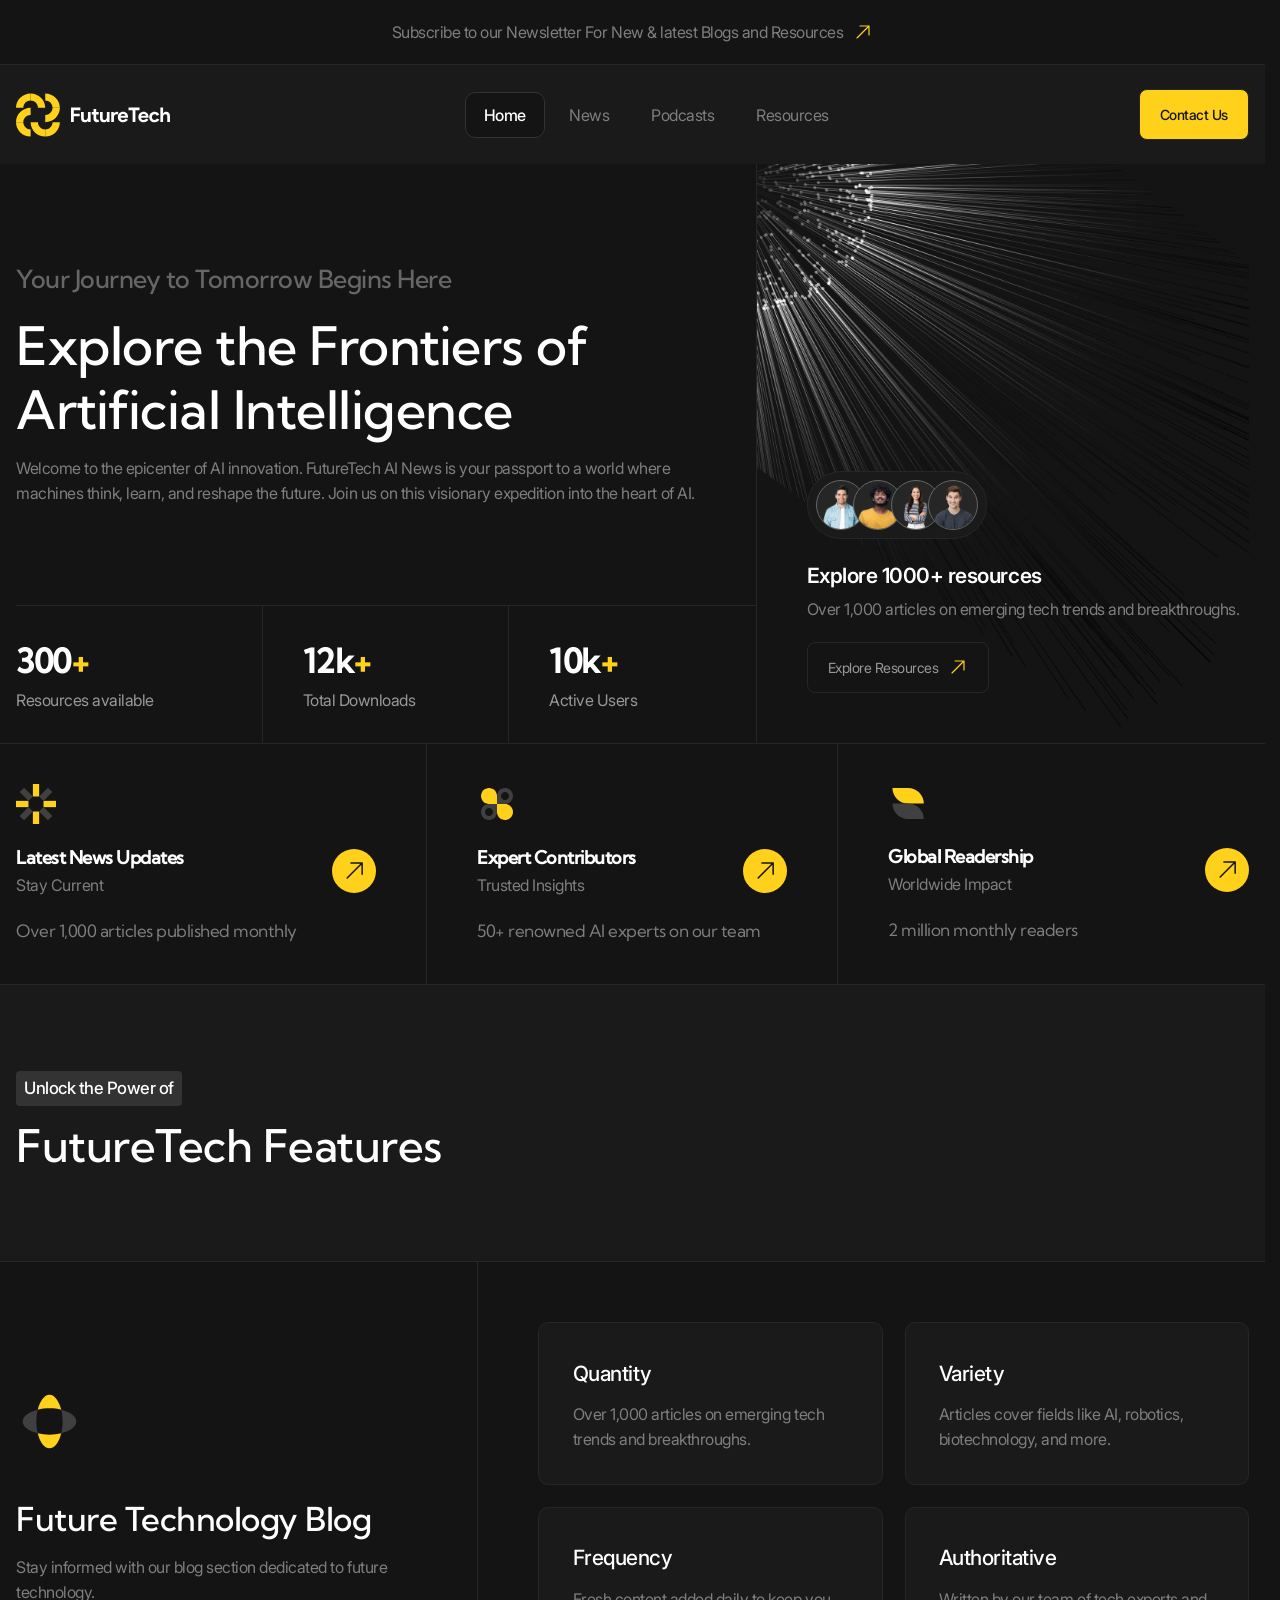
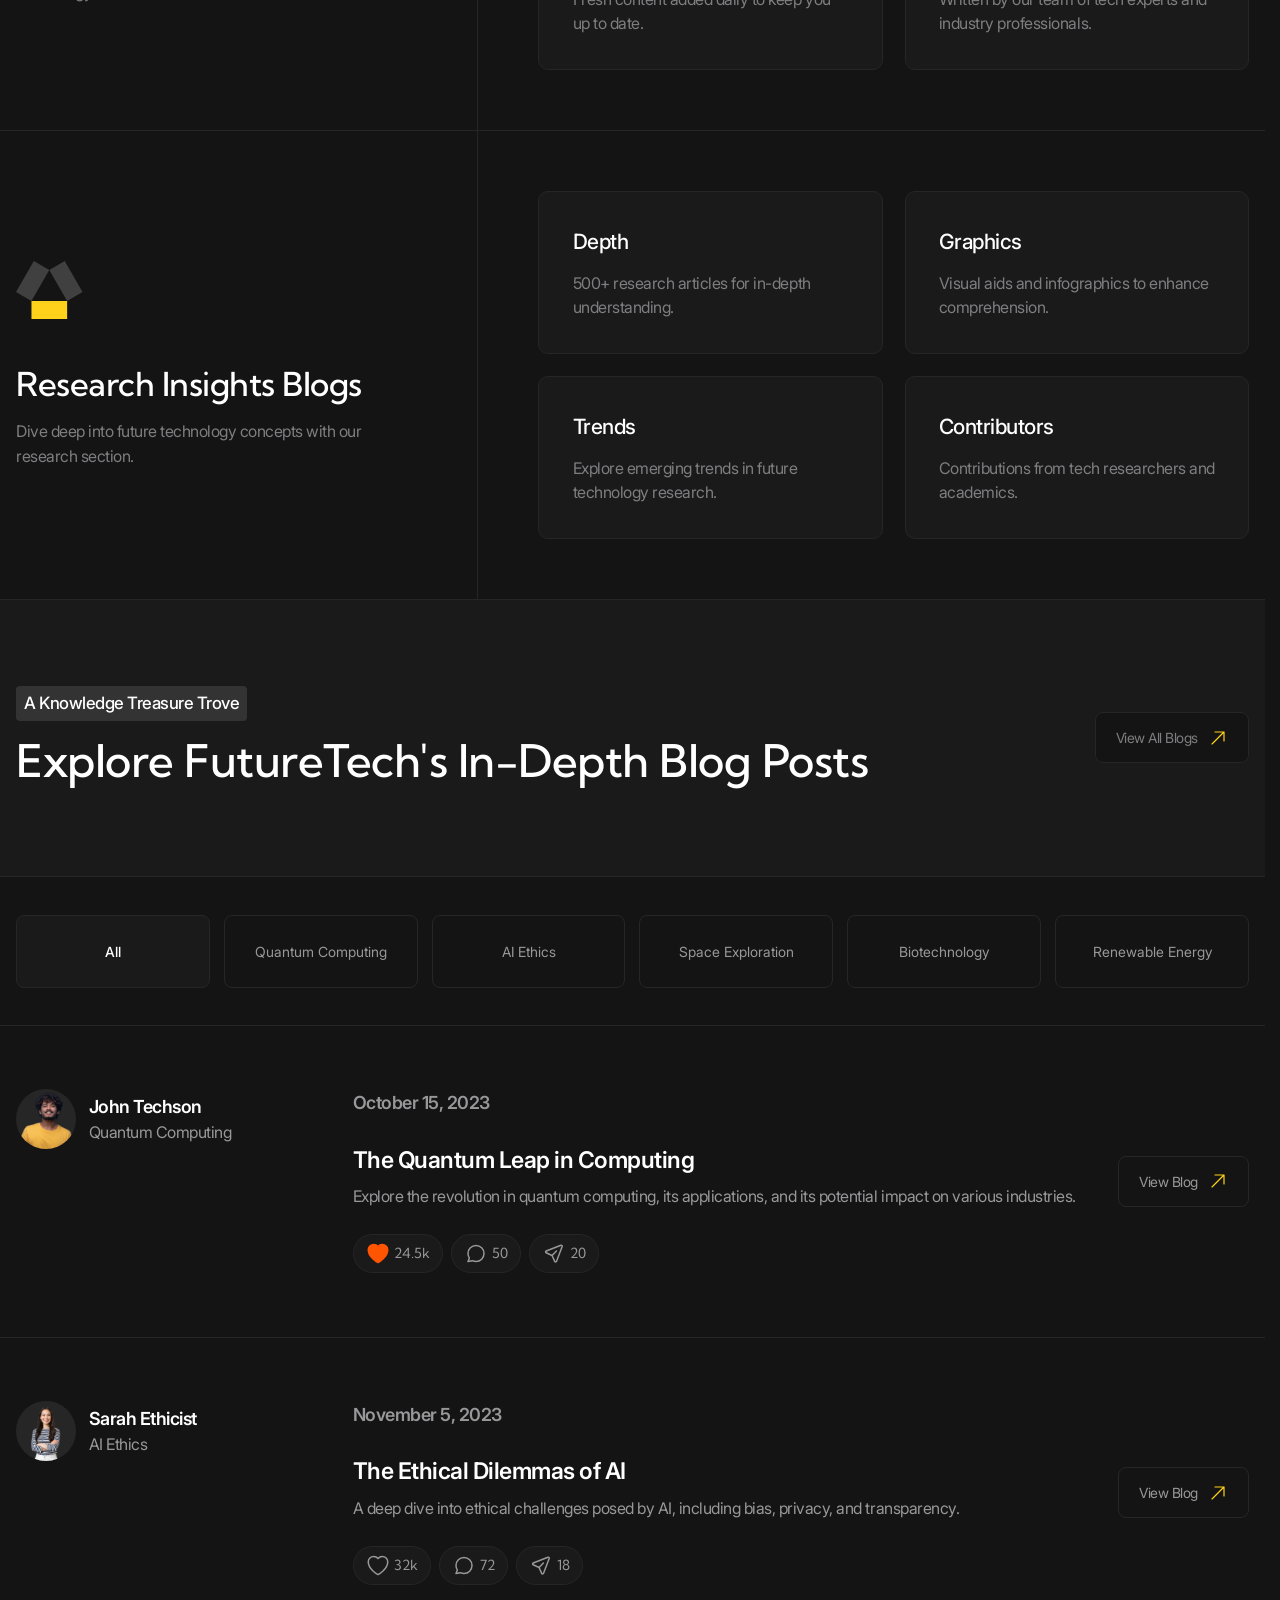
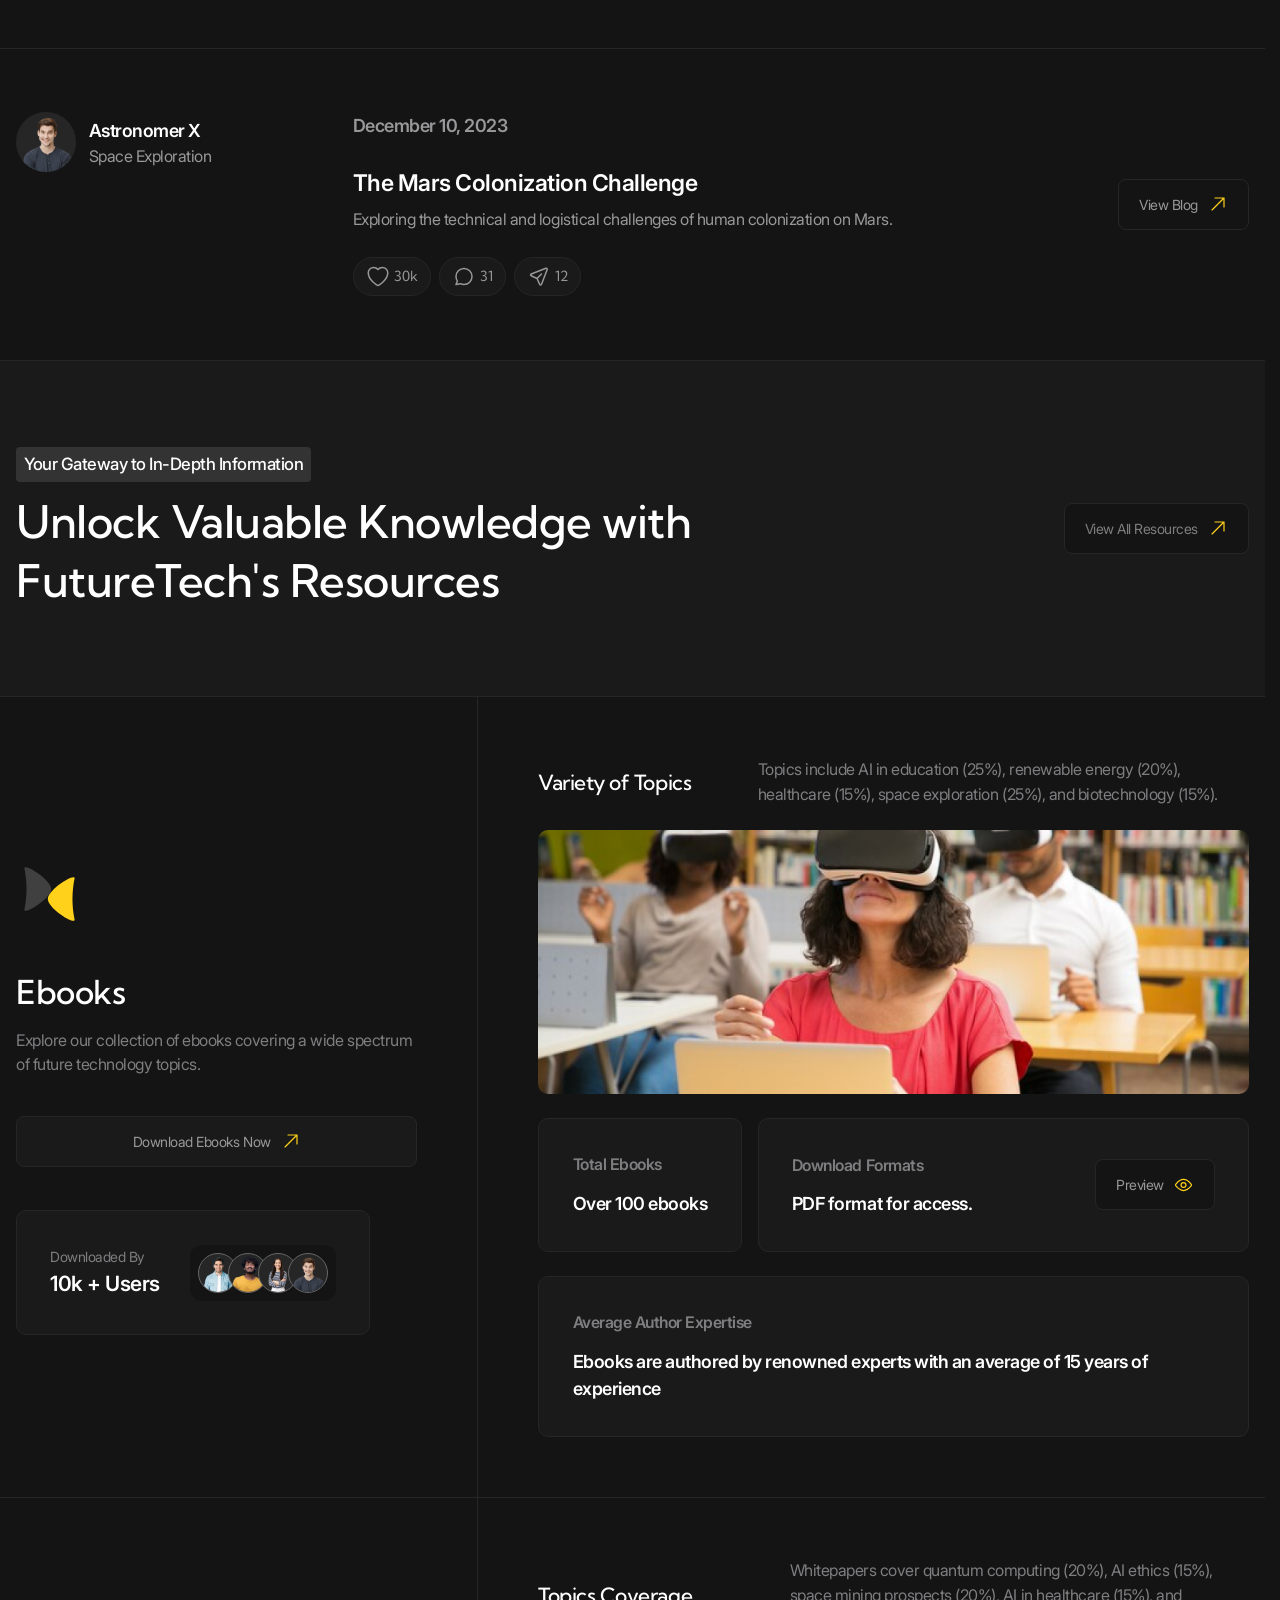
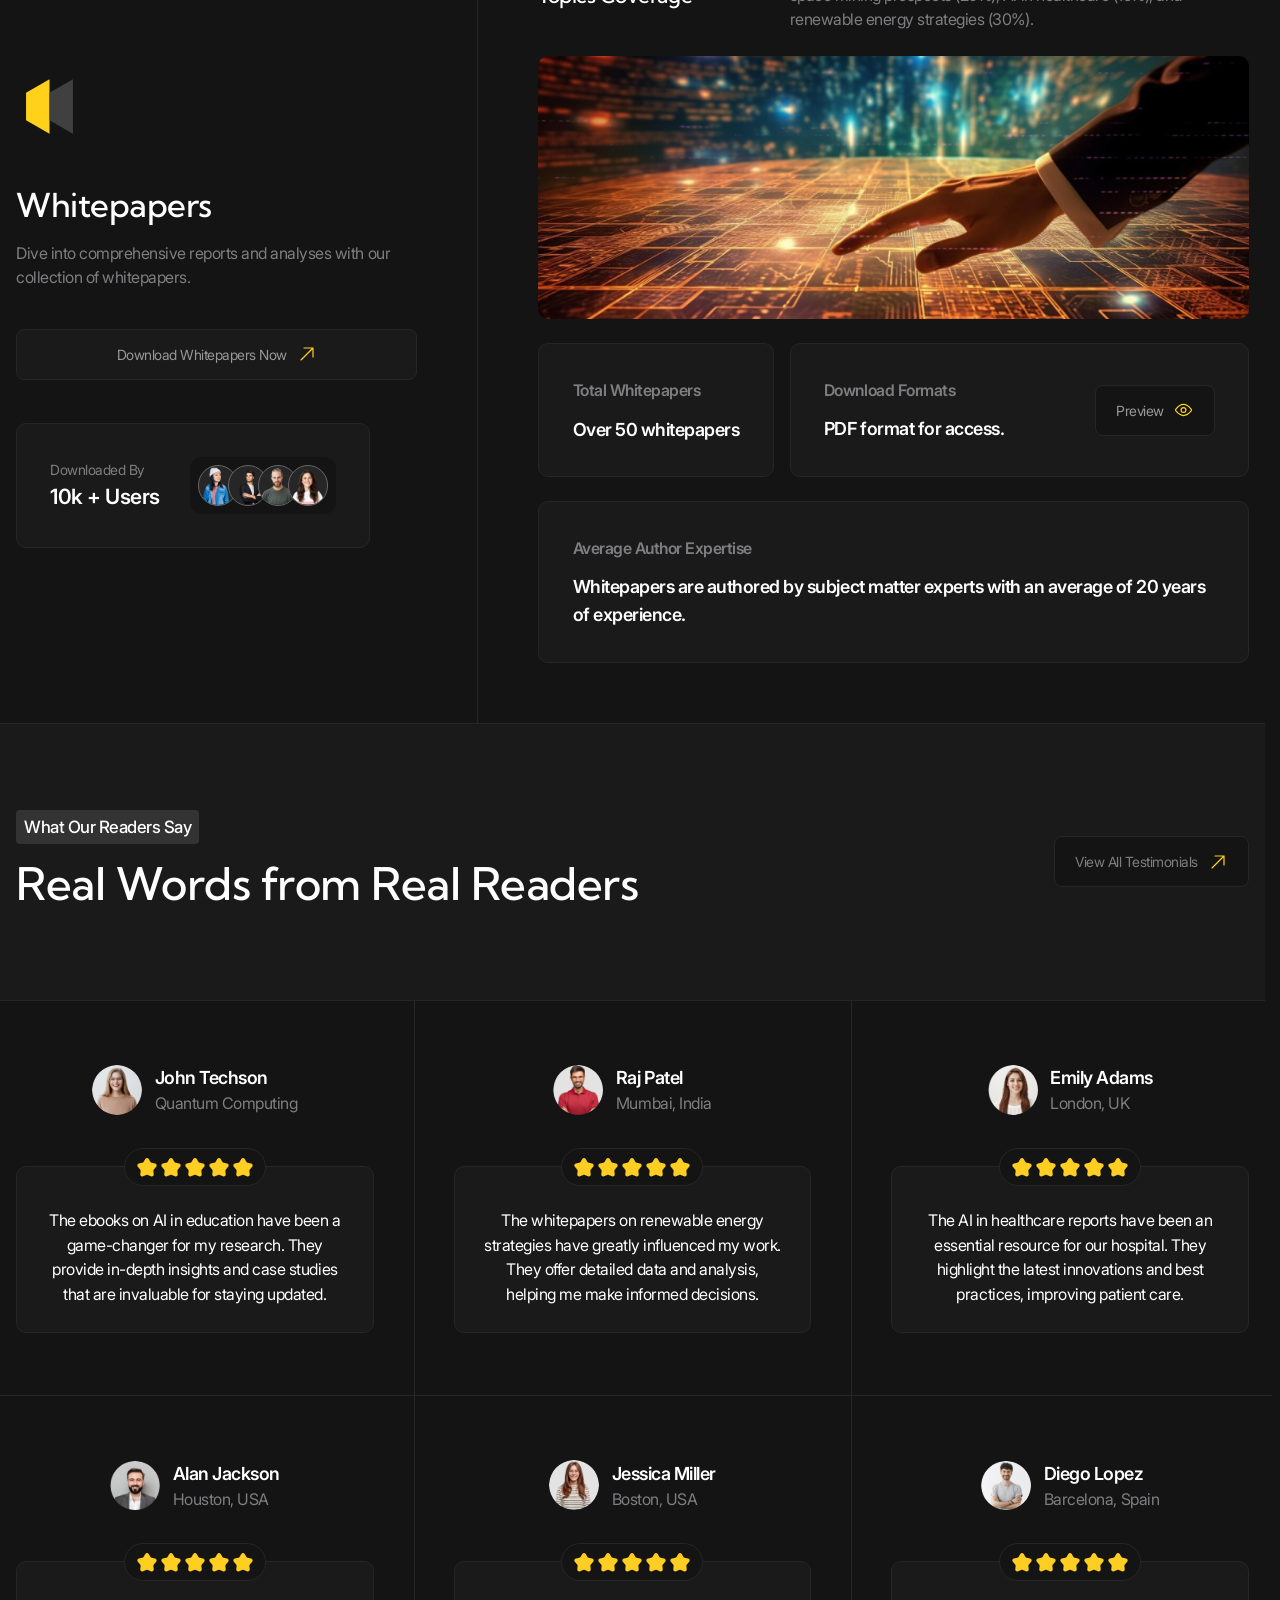
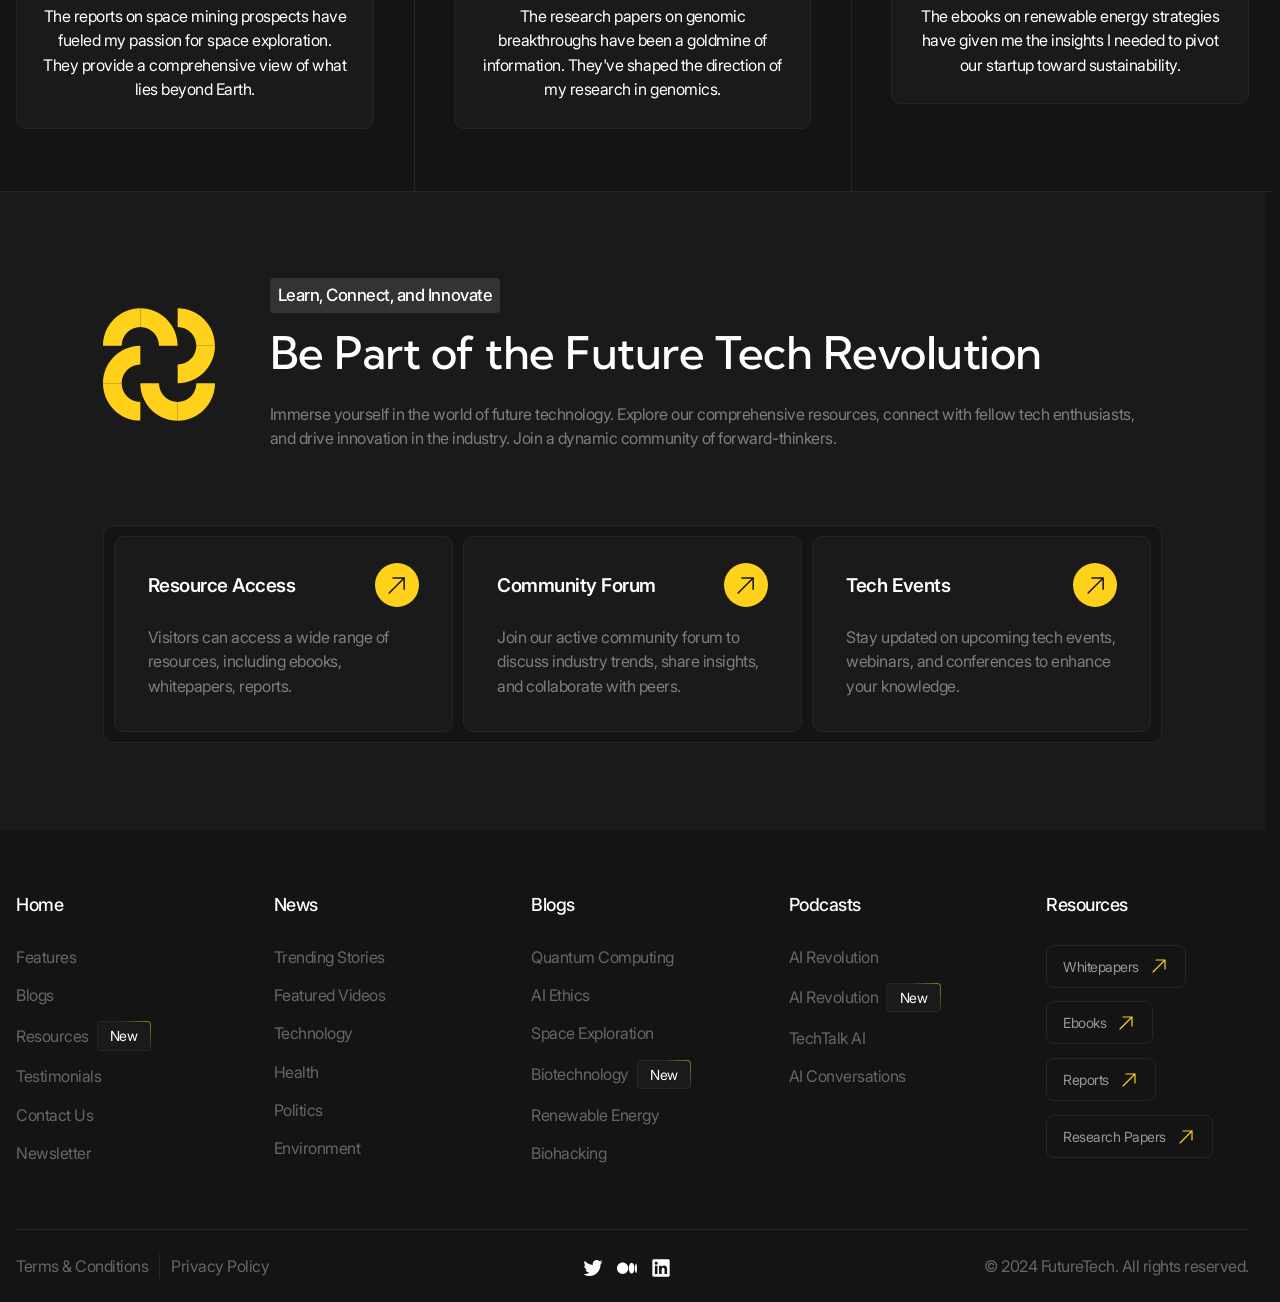
<file: index.html>
<!DOCTYPE html>
<html lang="en">
  <head>
    <meta charset="UTF-8" />
    <meta http-equiv="X-UA-Compatible" content="IE=edge" />
    <meta
      name="viewport"
      content="width=device-width, user-scalable=no, initial-scale=1.0 maximum-scale=1.0, minimum-scale=1.0"
    />
    <title>Future Tech | Home</title>
    <link rel="stylesheet" href="/main.css" />
    <script src="/scripts/main.js" type="module" defer></script>
  </head>
  <body>
    <header class="header" data-js-header>
      <div class="header__promo">
        <div class="header__promo-inner container">
          <a href="/" class="header__promo-link"
            ><span class="icon icon--yellow-arrow"
              >Subscribe to our Newsletter For New & latest Blogs and
              Resources</span
            >
          </a>
        </div>
      </div>
      <div class="header__body">
        <div class="header__body-inner container">
          <a href="/" class="header__logo logo" title="Home" aria-label="Home">
            <img
              src="/images/logo.svg"
              alt=""
              class="logo__image"
              width="179"
              height="50"
            />
          </a>
          <div class="header__overlay" data-js-header-overlay>
            <nav class="header__menu">
              <ul class="header__menu-list">
                <li class="header__menu-item">
                  <a href="/index.html" class="header__menu-link is-active"
                    >Home</a
                  >
                </li>
                <li class="header__menu-item">
                  <a href="/news.html" class="header__menu-link">News</a>
                </li>
                <li class="header__menu-item">
                  <a href="/podcasts.html" class="header__menu-link"
                    >Podcasts</a
                  >
                </li>
                <li class="header__menu-item">
                  <a href="/resources.html" class="header__menu-link"
                    >Resources</a
                  >
                </li>
              </ul>
            </nav>
            <a
              href="/contacts.html"
              class="header__contact-us-link button button--accent"
              >Contact Us</a
            >
          </div>
          <button
            class="header__burger-button burger-button visible-mobile"
            type="button"
            aria-label="Open menu"
            title="Open menu"
            data-js-header-burger-button
          >
            <span class="burger-button__line"></span>
            <span class="burger-button__line"></span>
            <span class="burger-button__line"></span>
          </button>
        </div>
      </div>
    </header>

    <main>
      <section class="hero" aria-labelledby="hero-title">
        <div class="hero__main container">
          <div class="hero__body">
            <p class="hero__subtitle">Your Journey to Tomorrow Begins Here</p>
            <h1 class="hero__title" id="hero-title">
              Explore the Frontiers of Artificial Intelligence
            </h1>
            <div class="hero__description">
              <p>
                Welcome to the epicenter of AI innovation. FutureTech AI News is
                your passport to a world where machines think, learn, and
                reshape the future. Join us on this visionary expedition into
                the heart of AI.
              </p>
            </div>
          </div>
          <div
            class="hero__metrics metrics full-vw-line full-vw-line--top full-vw-line--left"
          >
            <dl class="metrics__list">
              <div class="metrics__item">
                <dt class="metrics__key">Resources available</dt>
                <dd class="metrics__value h3">
                  300<span class="metrics__sign">+</span>
                </dd>
              </div>
              <div class="metrics__item">
                <dt class="metrics__key">Total Downloads</dt>
                <dd class="metrics__value h3">
                  12k<span class="metrics__sign">+</span>
                </dd>
              </div>
              <div class="metrics__item">
                <dt class="metrics__key">Active Users</dt>
                <dd class="metrics__value h3">
                  10k<span class="metrics__sign">+</span>
                </dd>
              </div>
            </dl>
          </div>
          <div class="hero__resources-preview resources-preview">
            <div class="resources-preview__team team">
              <img
                src="/images/team/1.png"
                alt=""
                class="team__person"
                width="60"
                height="60"
                loading="lazy"
              />
              <img
                src="/images/team/2.png"
                alt=""
                class="team__person"
                width="60"
                height="60"
                loading="lazy"
              />
              <img
                src="/images/team/3.png"
                alt=""
                class="team__person"
                width="60"
                height="60"
                loading="lazy"
              />
              <img
                src="/images/team/4.png"
                alt=""
                class="team__person"
                width="60"
                height="60"
                loading="lazy"
              />
            </div>
            <div class="resources-preview__body">
              <p class="resources-preview__title h5">Explore 1000+ resources</p>
              <p class="resources-preview__subtitle">
                Over 1,000 articles on emerging tech trends and breakthroughs.
              </p>
            </div>
            <a href="/" class="resources-preview__button button"
              ><span class="icon icon--yellow-arrow">Explore Resources</span></a
            >
          </div>
        </div>
        <div class="hero__advantages">
          <h2 class="visually-hidden">Our advantages</h2>
          <ul class="hero__advantages-list container">
            <li class="hero__advantages-item">
              <div class="advantage-card">
                <img
                  src="/icons/advantages/1.svg"
                  alt=""
                  class="advantage-card__image"
                  width="50"
                  height="50"
                  loading="lazy"
                />
                <a href="/" class="advantage-card__link circle-icon">
                  <h3 class="advantage-card__title h6">Latest News Updates</h3>
                  <p class="advantage-card__subtitle">Stay Current</p>
                </a>
                <p class="advantage-card__details">
                  Over 1,000 articles published monthly
                </p>
              </div>
            </li>
            <li class="hero__advantages-item">
              <div class="advantage-card">
                <img
                  src="/icons/advantages/2.svg"
                  alt=""
                  class="advantage-card__image"
                  width="50"
                  height="50"
                  loading="lazy"
                />
                <a href="/" class="advantage-card__link circle-icon">
                  <h3 class="advantage-card__title h6">Expert Contributors</h3>
                  <p class="advantage-card__subtitle">Trusted Insights</p>
                </a>
                <p class="advantage-card__details">
                  50+ renowned AI experts on our team
                </p>
              </div>
            </li>
            <li class="hero__advantages-item">
              <div class="advantage-card">
                <img
                  src="/icons/advantages/3.svg"
                  alt=""
                  class="advantage-card__image"
                  width="50"
                  height="50"
                  loading="lazy"
                />
                <a href="/" class="advantage-card__link circle-icon">
                  <h3 class="advantage-card__title h6">Global Readership</h3>
                  <p class="advantage-card__subtitle">Worldwide Impact</p>
                </a>
                <p class="advantage-card__details">2 million monthly readers</p>
              </div>
            </li>
          </ul>
        </div>
      </section>

      <section class="section" aria-labelledby="features-title">
        <header class="section__header">
          <div class="section__header-inner container">
            <div class="section__header-info">
              <p class="section__subtitle tag">Unlock the Power of</p>
              <h2 class="section__title" id="features-title">
                FutureTech Features
              </h2>
            </div>
          </div>
        </header>
        <div class="section__body">
          <ul class="list">
            <li class="list__item">
              <div class="card container">
                <div class="card__preview">
                  <div class="card__preview-main">
                    <img
                      src="/images/features/1.svg"
                      alt=""
                      class="card__preview-icon"
                      width="80"
                      height="80"
                      loading="lazy"
                    />
                    <div class="card__preview-info">
                      <h3 class="card__preview-title">
                        Future Technology Blog
                      </h3>
                      <div class="card__preview-description">
                        <p>
                          Stay informed with our blog section dedicated to
                          future technology.
                        </p>
                      </div>
                    </div>
                  </div>
                </div>
                <div class="card__body">
                  <div class="card__grid card__grid--2-cols">
                    <div class="card__cell tile">
                      <h4 class="card__cell-title h5">Quantity</h4>
                      <p class="card__cell-description">
                        Over 1,000 articles on emerging tech trends and
                        breakthroughs.
                      </p>
                    </div>
                    <div class="card__cell tile">
                      <h4 class="card__cell-title h5">Variety</h4>
                      <p class="card__cell-description">
                        Articles cover fields like AI, robotics, biotechnology,
                        and more.
                      </p>
                    </div>
                    <div class="card__cell tile">
                      <h4 class="card__cell-title h5">Frequency</h4>
                      <p class="card__cell-description">
                        Fresh content added daily to keep you up to date.
                      </p>
                    </div>
                    <div class="card__cell tile">
                      <h4 class="card__cell-title h5">Authoritative</h4>
                      <p class="card__cell-description">
                        Written by our team of tech experts and industry
                        professionals.
                      </p>
                    </div>
                  </div>
                </div>
              </div>
            </li>
            <li class="list__item">
              <div class="card container">
                <div class="card__preview">
                  <div class="card__preview-main">
                    <img
                      src="/images/features/2.svg"
                      alt=""
                      class="card__preview-icon"
                      width="80"
                      height="80"
                      loading="lazy"
                    />
                    <div class="card__preview-info">
                      <h3 class="card__preview-title">
                        Research Insights Blogs
                      </h3>
                      <div class="card__preview-description">
                        <p>
                          Dive deep into future technology concepts with our
                          research section.
                        </p>
                      </div>
                    </div>
                  </div>
                </div>
                <div class="card__body">
                  <div class="card__grid card__grid--2-cols">
                    <div class="card__cell tile">
                      <h4 class="card__cell-title h5">Depth</h4>
                      <p class="card__cell-description">
                        500+ research articles for in-depth understanding.
                      </p>
                    </div>
                    <div class="card__cell tile">
                      <h4 class="card__cell-title h5">Graphics</h4>
                      <p class="card__cell-description">
                        Visual aids and infographics to enhance comprehension.
                      </p>
                    </div>
                    <div class="card__cell tile">
                      <h4 class="card__cell-title h5">Trends</h4>
                      <p class="card__cell-description">
                        Explore emerging trends in future technology research.
                      </p>
                    </div>
                    <div class="card__cell tile">
                      <h4 class="card__cell-title h5">Contributors</h4>
                      <p class="card__cell-description">
                        Contributions from tech researchers and academics.
                      </p>
                    </div>
                  </div>
                </div>
              </div>
            </li>
          </ul>
        </div>
      </section>

      <section class="section" aria-labelledby="blog-title">
        <header class="section__header">
          <div class="section__header-inner container">
            <div class="section__header-info">
              <p class="section__subtitle tag">A Knowledge Treasure Trove</p>
              <h2 class="section__title" id="blog-title">
                Explore FutureTech's In-Depth Blog Posts
              </h2>
            </div>
            <div class="section__actions">
              <a href="/blog.html" class="section__link button"
                ><span class="icon icon--yellow-arrow">View All Blogs</span>
              </a>
            </div>
          </div>
        </header>
        <div class="section__body tabs" data-js-tabs>
          <h3 class="visually-hidden" id="blog-category-title">
            Blog category
          </h3>
          <header class="tabs__header">
            <div
              class="tabs__buttons container"
              role="tablist"
              aria-labelledby="blog-category-title"
            >
              <button
                class="tabs__button is-active"
                type="button"
                id="tab-1"
                role="tab"
                aria-controls="tabpanel-1"
                data-js-tabs-button
                aria-selected="true"
              >
                All
              </button>
              <button
                class="tabs__button"
                type="button"
                id="tab-2"
                role="tab"
                aria-controls="tabpanel-2"
                data-js-tabs-button
                aria-selected="false"
                tabindex="-1"
              >
                Quantum Computing
              </button>
              <button
                class="tabs__button"
                type="button"
                id="tab-3"
                role="tab"
                aria-controls="tabpanel-3"
                data-js-tabs-button
                aria-selected="false"
                tabindex="-1"
              >
                AI Ethics
              </button>
              <button
                class="tabs__button"
                type="button"
                id="tab-4"
                role="tab"
                aria-controls="tabpanel-4"
                data-js-tabs-button
                aria-selected="false"
                tabindex="-1"
              >
                Space Exploration
              </button>
              <button
                class="tabs__button"
                type="button"
                id="tab-5"
                role="tab"
                aria-controls="tabpanel-5"
                data-js-tabs-button
                aria-selected="false"
                tabindex="-1"
              >
                Biotechnology
              </button>
              <button
                class="tabs__button"
                type="button"
                id="tab-6"
                role="tab"
                aria-controls="tabpanel-6"
                data-js-tabs-button
                aria-selected="false"
                tabindex="-1"
              >
                Renewable Energy
              </button>
            </div>
          </header>
          <div class="tabs__body">
            <div
              class="tabs__content is-active"
              id="tabpanel-1"
              aria-labelledby="tab-1"
              tabindex="0"
              data-js-tabs-content
            >
              <ul class="list">
                <li class="list__item">
                  <article class="blog-card container">
                    <div class="blog-card__author person-card">
                      <img
                        src="/images/blog/1.png"
                        alt=""
                        class="person-card__image"
                        width="80"
                        height="80"
                        loading="lazy"
                      />
                      <div class="person-card__body">
                        <p class="person-card__name">John Techson</p>
                        <p class="person-card__department">Quantum Computing</p>
                      </div>
                    </div>
                    <div class="blog-card__body">
                      <time class="blog-card__date h6" datetime="2023-10-15"
                        >October 15, 2023</time
                      >
                      <div class="blog-card__info">
                        <h4 class="blog-card__title">
                          The Quantum Leap in Computing
                        </h4>
                        <div class="blog-card__description">
                          <p>
                            Explore the revolution in quantum computing, its
                            applications, and its potential impact on various
                            industries.
                          </p>
                        </div>
                      </div>
                      <div class="blog-card__actions blog-actions">
                        <ul class="blog-actions__list">
                          <li class="blog-actions__item">
                            <button
                              class="blog-actions__button is-active"
                              type="button"
                              aria-label="Dislike"
                              title="Dislike"
                            >
                              <span class="blog-actions__icon-wrapper"
                                ><svg
                                  width="24"
                                  height="25"
                                  viewBox="0 0 24 25"
                                  fill="none"
                                  xmlns="http://www.w3.org/2000/svg"
                                >
                                  <path
                                    d="M11.645 21.4107L11.6384 21.4071L11.6158 21.3949C11.5965 21.3844 11.5689 21.3693 11.5336 21.3496C11.4629 21.3101 11.3612 21.2524 11.233 21.1769C10.9765 21.0261 10.6132 20.8039 10.1785 20.515C9.31074 19.9381 8.15122 19.0901 6.9886 18.0063C4.68781 15.8615 2.25 12.6751 2.25 8.75C2.25 5.82194 4.7136 3.5 7.6875 3.5C9.43638 3.5 11.0023 4.29909 12 5.5516C12.9977 4.29909 14.5636 3.5 16.3125 3.5C19.2864 3.5 21.75 5.82194 21.75 8.75C21.75 12.6751 19.3122 15.8615 17.0114 18.0063C15.8488 19.0901 14.6893 19.9381 13.8215 20.515C13.3868 20.8039 13.0235 21.0261 12.767 21.1769C12.6388 21.2524 12.5371 21.3101 12.4664 21.3496C12.4311 21.3693 12.4035 21.3844 12.3842 21.3949L12.3616 21.4071L12.355 21.4107L12.3523 21.4121C12.1323 21.5289 11.8677 21.5289 11.6477 21.4121L11.645 21.4107Z"
                                    stroke="#666666"
                                    stroke-width="1.5"
                                    stroke-linejoin="round"
                                  />
                                </svg>
                              </span>
                              <span>24.5k</span>
                            </button>
                          </li>
                          <li class="blog-actions__item">
                            <button
                              class="blog-actions__button"
                              type="button"
                              aria-label="Discuss"
                              title="Discuss"
                            >
                              <span class="blog-actions__icon-wrapper"
                                ><svg
                                  width="24"
                                  height="25"
                                  viewBox="0 0 24 25"
                                  fill="none"
                                  xmlns="http://www.w3.org/2000/svg"
                                >
                                  <path
                                    d="M8.48581 19.6888C9.54657 20.2083 10.7392 20.5 12 20.5C16.4183 20.5 20 16.9183 20 12.5C20 8.08172 16.4183 4.5 12 4.5C7.58172 4.5 4 8.08172 4 12.5C4 14.1401 4.49356 15.665 5.34026 16.9341M8.48581 19.6888L4 20.5L5.34026 16.9341M8.48581 19.6888L8.49231 19.6877M5.34026 16.9341L5.34154 16.9308"
                                    stroke="#666666"
                                    stroke-width="1.5"
                                    stroke-linecap="round"
                                    stroke-linejoin="round"
                                  />
                                </svg>
                              </span>
                              <span>50</span>
                            </button>
                          </li>
                          <li class="blog-actions__item">
                            <button
                              class="blog-actions__button"
                              type="button"
                              aria-label="Share"
                              title="Share"
                            >
                              <span class="blog-actions__icon-wrapper">
                                <svg
                                  width="24"
                                  height="25"
                                  viewBox="0 0 24 25"
                                  fill="none"
                                  xmlns="http://www.w3.org/2000/svg"
                                >
                                  <path
                                    d="M10.0384 14.4616L4.1719 11.7951C3.36454 11.4281 3.39898 10.2697 4.22673 9.95134L18.8999 4.30781C19.7087 3.99675 20.5033 4.79139 20.1922 5.60013L14.5487 20.2733C14.2303 21.1011 13.072 21.1355 12.705 20.3281L10.0384 14.4616ZM10.0384 14.4616L14.4231 10.077"
                                    stroke="#666666"
                                    stroke-width="1.5"
                                    stroke-linecap="round"
                                    stroke-linejoin="round"
                                  />
                                </svg>
                              </span>
                              <span>20</span>
                            </button>
                          </li>
                        </ul>
                      </div>
                    </div>
                    <a href="/" class="blog-card__link button"
                      ><span class="icon icon--yellow-arrow">View Blog</span>
                    </a>
                  </article>
                </li>
                <li class="list__item">
                  <article class="blog-card container">
                    <div class="blog-card__author person-card">
                      <img
                        src="/images/blog/2.png"
                        alt=""
                        class="person-card__image"
                        width="80"
                        height="80"
                        loading="lazy"
                      />
                      <div class="person-card__body">
                        <p class="person-card__name">Sarah Ethicist</p>
                        <p class="person-card__department">AI Ethics</p>
                      </div>
                    </div>
                    <div class="blog-card__body">
                      <time class="blog-card__date h6" datetime="2023-10-15"
                        >November 5, 2023</time
                      >
                      <div class="blog-card__info">
                        <h4 class="blog-card__title">
                          The Ethical Dilemmas of AI
                        </h4>
                        <div class="blog-card__description">
                          <p>
                            A deep dive into ethical challenges posed by AI,
                            including bias, privacy, and transparency.
                          </p>
                        </div>
                      </div>
                      <div class="blog-card__actions blog-actions">
                        <ul class="blog-actions__list">
                          <li class="blog-actions__item">
                            <button
                              class="blog-actions__button"
                              type="button"
                              aria-label="Like"
                              title="Like"
                            >
                              <span class="blog-actions__icon-wrapper"
                                ><svg
                                  width="24"
                                  height="25"
                                  viewBox="0 0 24 25"
                                  fill="none"
                                  xmlns="http://www.w3.org/2000/svg"
                                >
                                  <path
                                    d="M11.645 21.4107L11.6384 21.4071L11.6158 21.3949C11.5965 21.3844 11.5689 21.3693 11.5336 21.3496C11.4629 21.3101 11.3612 21.2524 11.233 21.1769C10.9765 21.0261 10.6132 20.8039 10.1785 20.515C9.31074 19.9381 8.15122 19.0901 6.9886 18.0063C4.68781 15.8615 2.25 12.6751 2.25 8.75C2.25 5.82194 4.7136 3.5 7.6875 3.5C9.43638 3.5 11.0023 4.29909 12 5.5516C12.9977 4.29909 14.5636 3.5 16.3125 3.5C19.2864 3.5 21.75 5.82194 21.75 8.75C21.75 12.6751 19.3122 15.8615 17.0114 18.0063C15.8488 19.0901 14.6893 19.9381 13.8215 20.515C13.3868 20.8039 13.0235 21.0261 12.767 21.1769C12.6388 21.2524 12.5371 21.3101 12.4664 21.3496C12.4311 21.3693 12.4035 21.3844 12.3842 21.3949L12.3616 21.4071L12.355 21.4107L12.3523 21.4121C12.1323 21.5289 11.8677 21.5289 11.6477 21.4121L11.645 21.4107Z"
                                    stroke="#666666"
                                    stroke-width="1.5"
                                    stroke-linejoin="round"
                                  />
                                </svg>
                              </span>
                              <span>32k</span>
                            </button>
                          </li>
                          <li class="blog-actions__item">
                            <button
                              class="blog-actions__button"
                              type="button"
                              aria-label="Discuss"
                              title="Discuss"
                            >
                              <span class="blog-actions__icon-wrapper"
                                ><svg
                                  width="24"
                                  height="25"
                                  viewBox="0 0 24 25"
                                  fill="none"
                                  xmlns="http://www.w3.org/2000/svg"
                                >
                                  <path
                                    d="M8.48581 19.6888C9.54657 20.2083 10.7392 20.5 12 20.5C16.4183 20.5 20 16.9183 20 12.5C20 8.08172 16.4183 4.5 12 4.5C7.58172 4.5 4 8.08172 4 12.5C4 14.1401 4.49356 15.665 5.34026 16.9341M8.48581 19.6888L4 20.5L5.34026 16.9341M8.48581 19.6888L8.49231 19.6877M5.34026 16.9341L5.34154 16.9308"
                                    stroke="#666666"
                                    stroke-width="1.5"
                                    stroke-linecap="round"
                                    stroke-linejoin="round"
                                  />
                                </svg>
                              </span>
                              <span>72</span>
                            </button>
                          </li>
                          <li class="blog-actions__item">
                            <button
                              class="blog-actions__button"
                              type="button"
                              aria-label="Share"
                              title="Share"
                            >
                              <span class="blog-actions__icon-wrapper">
                                <svg
                                  width="24"
                                  height="25"
                                  viewBox="0 0 24 25"
                                  fill="none"
                                  xmlns="http://www.w3.org/2000/svg"
                                >
                                  <path
                                    d="M10.0384 14.4616L4.1719 11.7951C3.36454 11.4281 3.39898 10.2697 4.22673 9.95134L18.8999 4.30781C19.7087 3.99675 20.5033 4.79139 20.1922 5.60013L14.5487 20.2733C14.2303 21.1011 13.072 21.1355 12.705 20.3281L10.0384 14.4616ZM10.0384 14.4616L14.4231 10.077"
                                    stroke="#666666"
                                    stroke-width="1.5"
                                    stroke-linecap="round"
                                    stroke-linejoin="round"
                                  />
                                </svg>
                              </span>
                              <span>18</span>
                            </button>
                          </li>
                        </ul>
                      </div>
                    </div>
                    <a href="/" class="blog-card__link button"
                      ><span class="icon icon--yellow-arrow">View Blog</span>
                    </a>
                  </article>
                </li>
                <li class="list__item">
                  <article class="blog-card container">
                    <div class="blog-card__author person-card">
                      <img
                        src="/images/blog/3.png"
                        alt=""
                        class="person-card__image"
                        width="80"
                        height="80"
                        loading="lazy"
                      />
                      <div class="person-card__body">
                        <p class="person-card__name">Astronomer X</p>
                        <p class="person-card__department">Space Exploration</p>
                      </div>
                    </div>
                    <div class="blog-card__body">
                      <time class="blog-card__date h6" datetime="2023-10-15"
                        >December 10, 2023</time
                      >
                      <div class="blog-card__info">
                        <h4 class="blog-card__title">
                          The Mars Colonization Challenge
                        </h4>
                        <div class="blog-card__description">
                          <p>
                            Exploring the technical and logistical challenges of
                            human colonization on Mars.
                          </p>
                        </div>
                      </div>
                      <div class="blog-card__actions blog-actions">
                        <ul class="blog-actions__list">
                          <li class="blog-actions__item">
                            <button
                              class="blog-actions__button"
                              type="button"
                              aria-label="Like"
                              title="Like"
                            >
                              <span class="blog-actions__icon-wrapper"
                                ><svg
                                  width="24"
                                  height="25"
                                  viewBox="0 0 24 25"
                                  fill="none"
                                  xmlns="http://www.w3.org/2000/svg"
                                >
                                  <path
                                    d="M11.645 21.4107L11.6384 21.4071L11.6158 21.3949C11.5965 21.3844 11.5689 21.3693 11.5336 21.3496C11.4629 21.3101 11.3612 21.2524 11.233 21.1769C10.9765 21.0261 10.6132 20.8039 10.1785 20.515C9.31074 19.9381 8.15122 19.0901 6.9886 18.0063C4.68781 15.8615 2.25 12.6751 2.25 8.75C2.25 5.82194 4.7136 3.5 7.6875 3.5C9.43638 3.5 11.0023 4.29909 12 5.5516C12.9977 4.29909 14.5636 3.5 16.3125 3.5C19.2864 3.5 21.75 5.82194 21.75 8.75C21.75 12.6751 19.3122 15.8615 17.0114 18.0063C15.8488 19.0901 14.6893 19.9381 13.8215 20.515C13.3868 20.8039 13.0235 21.0261 12.767 21.1769C12.6388 21.2524 12.5371 21.3101 12.4664 21.3496C12.4311 21.3693 12.4035 21.3844 12.3842 21.3949L12.3616 21.4071L12.355 21.4107L12.3523 21.4121C12.1323 21.5289 11.8677 21.5289 11.6477 21.4121L11.645 21.4107Z"
                                    stroke="#666666"
                                    stroke-width="1.5"
                                    stroke-linejoin="round"
                                  />
                                </svg>
                              </span>
                              <span>30k</span>
                            </button>
                          </li>
                          <li class="blog-actions__item">
                            <button
                              class="blog-actions__button"
                              type="button"
                              aria-label="Discuss"
                              title="Discuss"
                            >
                              <span class="blog-actions__icon-wrapper"
                                ><svg
                                  width="24"
                                  height="25"
                                  viewBox="0 0 24 25"
                                  fill="none"
                                  xmlns="http://www.w3.org/2000/svg"
                                >
                                  <path
                                    d="M8.48581 19.6888C9.54657 20.2083 10.7392 20.5 12 20.5C16.4183 20.5 20 16.9183 20 12.5C20 8.08172 16.4183 4.5 12 4.5C7.58172 4.5 4 8.08172 4 12.5C4 14.1401 4.49356 15.665 5.34026 16.9341M8.48581 19.6888L4 20.5L5.34026 16.9341M8.48581 19.6888L8.49231 19.6877M5.34026 16.9341L5.34154 16.9308"
                                    stroke="#666666"
                                    stroke-width="1.5"
                                    stroke-linecap="round"
                                    stroke-linejoin="round"
                                  />
                                </svg>
                              </span>
                              <span>31</span>
                            </button>
                          </li>
                          <li class="blog-actions__item">
                            <button
                              class="blog-actions__button"
                              type="button"
                              aria-label="Share"
                              title="Share"
                            >
                              <span class="blog-actions__icon-wrapper">
                                <svg
                                  width="24"
                                  height="25"
                                  viewBox="0 0 24 25"
                                  fill="none"
                                  xmlns="http://www.w3.org/2000/svg"
                                >
                                  <path
                                    d="M10.0384 14.4616L4.1719 11.7951C3.36454 11.4281 3.39898 10.2697 4.22673 9.95134L18.8999 4.30781C19.7087 3.99675 20.5033 4.79139 20.1922 5.60013L14.5487 20.2733C14.2303 21.1011 13.072 21.1355 12.705 20.3281L10.0384 14.4616ZM10.0384 14.4616L14.4231 10.077"
                                    stroke="#666666"
                                    stroke-width="1.5"
                                    stroke-linecap="round"
                                    stroke-linejoin="round"
                                  />
                                </svg>
                              </span>
                              <span>12</span>
                            </button>
                          </li>
                        </ul>
                      </div>
                    </div>
                    <a href="/" class="blog-card__link button"
                      ><span class="icon icon--yellow-arrow">View Blog</span>
                    </a>
                  </article>
                </li>
              </ul>
            </div>
            <div
              class="tabs__content"
              id="tabpanel-2"
              aria-labelledby="tab-2"
              tabindex="0"
              data-js-tabs-content
            >
              Lorem ipsum dolor sit amet consectetur adipisicing elit. Ratione
              nesciunt commodi eos rem eaque? Tempora omnis cum ipsa rerum ex
              quae consequatur, ab, accusamus numquam aliquam, quod quidem? Ab,
              unde!Lorem ipsum dolor sit amet consectetur adipisicing elit.
              Ratione nesciunt commodi eos rem eaque? Tempora omnis cum ipsa
              rerum ex quae consequatur, ab, accusamus numquam aliquam, quod
              quidem? Ab, unde!Lorem ipsum dolor sit amet consectetur
              adipisicing elit. Ratione nesciunt commodi eos rem eaque? Tempora
              omnis cum ipsa rerum ex quae consequatur, ab, accusamus numquam
              aliquam, quod quidem? Ab, unde!
            </div>
            <div
              class="tabs__content"
              id="tabpanel-3"
              aria-labelledby="tab-3"
              tabindex="0"
              data-js-tabs-content
            >
              Lorem ipsum dolor sit amet consectetur adipisicing elit. Ratione
              nesciunt commodi eos rem eaque? Tempora omnis cum ipsa rerum ex
              quae consequatur, ab, accusamus numquam aliquam, quod quidem? Ab,
              unde!Lorem ipsum dolor sit amet consectetur adipisicing elit.
              Ratione nesciunt commodi eos rem eaque? Tempora omnis cum ipsa
              rerum ex quae consequatur, ab, accusamus numquam aliquam, quod
              quidem? Ab, unde!
            </div>
            <div
              class="tabs__content"
              id="tabpanel-4"
              aria-labelledby="tab-4"
              tabindex="0"
              data-js-tabs-content
            >
              Lorem ipsum dolor sit amet consectetur adipisicing elit. Ratione
              nesciunt commodi eos rem eaque? Tempora omnis cum ipsa rerum ex
              quae consequatur, ab, accusamus numquam aliquam, quod quidem? Ab,
              unde!
            </div>
            <div
              class="tabs__content"
              id="tabpanel-5"
              aria-labelledby="tab-5"
              tabindex="0"
              data-js-tabs-content
            >
              Lorem ipsum dolor sit amet consectetur adipisicing elit. Ratione
              nesciunt commodi eos rem eaque? Tempora omnis cum ipsa rerum ex
              quae consequatur, ab, accusamus numquam aliquam, quod quidem? Ab,
              unde!Lorem ipsum dolor sit amet consectetur adipisicing elit.
              Ratione nesciunt commodi eos rem eaque? Tempora omnis cum ipsa
              rerum ex quae consequatur, ab, accusamus numquam aliquam, quod
              quidem? Ab, unde!Lorem ipsum dolor sit amet consectetur
              adipisicing elit. Ratione nesciunt commodi eos rem eaque? Tempora
              omnis cum ipsa rerum ex quae consequatur, ab, accusamus numquam
              aliquam, quod quidem? Ab, unde!Lorem ipsum dolor sit amet
              consectetur adipisicing elit. Ratione nesciunt commodi eos rem
              eaque? Tempora omnis cum ipsa rerum ex quae consequatur, ab,
              accusamus numquam aliquam, quod quidem? Ab, unde!
            </div>
            <div
              class="tabs__content"
              id="tabpanel-6"
              aria-labelledby="tab-6"
              tabindex="0"
              data-js-tabs-content
            >
              Lorem ipsum dolor sit amet consectetur adipisicing elit. Ratione
              nesciunt commodi eos rem eaque? Tempora omnis cum ipsa rerum ex
              quae consequatur, ab, accusamus numquam aliquam, quod quidem? Ab,
              unde!Lorem ipsum dolor sit amet consectetur adipisicing elit.
              Ratione nesciunt commodi eos rem eaque? Tempora omnis cum ipsa
              rerum ex quae consequatur, ab, accusamus numquam aliquam, quod
              quidem? Ab, unde!Lorem ipsum dolor sit amet consectetur
              adipisicing elit. Ratione nesciunt commodi eos rem eaque? Tempora
              omnis cum ipsa rerum ex quae consequatur, ab, accusamus numquam
              aliquam, quod quidem? Ab, unde!Lorem ipsum dolor sit amet
              consectetur adipisicing elit. Ratione nesciunt commodi eos rem
              eaque? Tempora omnis cum ipsa rerum ex quae consequatur, ab,
              accusamus numquam aliquam, quod quidem? Ab, unde!Lorem ipsum dolor
              sit amet consectetur adipisicing elit. Ratione nesciunt commodi
              eos rem eaque? Tempora omnis cum ipsa rerum ex quae consequatur,
              ab, accusamus numquam aliquam, quod quidem? Ab, unde!Lorem ipsum
              dolor sit amet consectetur adipisicing elit. Ratione nesciunt
              commodi eos rem eaque? Tempora omnis cum ipsa rerum ex quae
              consequatur, ab, accusamus numquam aliquam, quod quidem? Ab,
              unde!Lorem ipsum dolor sit amet consectetur adipisicing elit.
              Ratione nesciunt commodi eos rem eaque? Tempora omnis cum ipsa
              rerum ex quae consequatur, ab, accusamus numquam aliquam, quod
              quidem? Ab, unde!Lorem ipsum dolor sit amet consectetur
              adipisicing elit. Ratione nesciunt commodi eos rem eaque? Tempora
              omnis cum ipsa rerum ex quae consequatur, ab, accusamus numquam
              aliquam, quod quidem? Ab, unde!Lorem ipsum dolor sit amet
              consectetur adipisicing elit. Ratione nesciunt commodi eos rem
              eaque? Tempora omnis cum ipsa rerum ex quae consequatur, ab,
              accusamus numquam aliquam, quod quidem? Ab, unde!
            </div>
          </div>
        </div>
      </section>

      <section class="section" aria-labelledby="resources-title">
        <header class="section__header">
          <div class="section__header-inner container">
            <div class="section__header-info">
              <p class="section__subtitle tag">
                Your Gateway to In-Depth Information
              </p>
              <h2 class="section__title" id="resources-title">
                Unlock Valuable Knowledge with <br/> FutureTech's Resources
              </h2>
            </div>
            <div class="section__actions">
              <a href="/" class="section__link button"
                ><span class="icon icon--yellow-arrow">View All Resources</span>
              </a>
            </div>
          </div>
        </header>
        <div class="section__body">
          <ul class="list">
            <li class="list__item">
              <div class="card container">
                <div class="card__preview">
                  <div class="card__preview-main">
                    <img
                      src="/images/resources/1.svg"
                      alt=""
                      class="card__preview-icon"
                      width="80"
                      height="80"
                      loading="lazy"
                    />
                    <div class="card__preview-info">
                      <h3 class="card__preview-title">Ebooks</h3>
                      <div class="card__preview-description">
                        <p>
                          Explore our collection of ebooks covering a wide
                          spectrum of future technology topics.
                        </p>
                      </div>
                    </div>
                    <a
                      href="/"
                      class="card__preview-link button button--dark-gray"
                    >
                      <span class="icon icon--yellow-arrow"
                        >Download Ebooks Now</span
                      >
                    </a>
                  </div>
                  <div class="card__preview-extra">
                    <div class="download-info tile">
                      <div class="download-info__body">
                        <p class="download-info__title">Downloaded By</p>
                        <p class="download-info__subtitle h5">10k + Users</p>
                      </div>
                      <div class="download-info__team team">
                        <img
                          src="/images/team/1.png"
                          alt=""
                          class="team__person"
                          width="50"
                          height="50"
                          loading="lazy"
                        />
                        <img
                          src="/images/team/2.png"
                          alt=""
                          class="team__person"
                          width="50"
                          height="50"
                          loading="lazy"
                        />
                        <img
                          src="/images/team/3.png"
                          alt=""
                          class="team__person"
                          width="50"
                          height="50"
                          loading="lazy"
                        />
                        <img
                          src="/images/team/4.png"
                          alt=""
                          class="team__person"
                          width="50"
                          height="50"
                          loading="lazy"
                        />
                      </div>
                    </div>
                  </div>
                </div>
                <div class="card__body card__grid card__grid--2-cols-alt">
                  <div class="card__cell">
                    <h3 class="card__cell-title h5">Variety of Topics</h3>
                  </div>
                  <div class="card__cell">
                    <p class="card__cell-description">
                      Topics include AI in education (25%), renewable energy
                      (20%), healthcare (15%), space exploration (25%), and
                      biotechnology (15%).
                    </p>
                  </div>
                  <div class="card__cell card__cell--wide">
                    <img
                      src="/images/resources/details-1.jpg"
                      alt=""
                      class="card__cell-image"
                      width="917"
                      height="332"
                      loading="lazy"
                    />
                  </div>
                  <div class="card__cell tile">
                    <h4 class="card__cell-subtitle">Total Ebooks</h4>
                    <p class="card__cell-description h6">Over 100 ebooks</p>
                  </div>
                  <div class="card__cell tile">
                    <h4 class="card__cell-subtitle">Download Formats</h4>
                    <p class="card__cell-description h6">
                      PDF format for access.
                    </p>
                    <a href="/" class="card__cell-link button">
                      <span class="icon icon--yellow-eye">Preview</span>
                    </a>
                  </div>
                  <div class="card__cell tile card__cell--wide">
                    <h4 class="card__cell-subtitle">
                      Average Author Expertise
                    </h4>
                    <p class="card__cell-description h6">
                      Ebooks are authored by renowned experts with an average of
                      15 years of experience
                    </p>
                  </div>
                </div>
              </div>
            </li>
            <li class="list__item">
              <div class="card container">
                <div class="card__preview">
                  <div class="card__preview-main">
                    <img
                      src="/images/resources/2.svg"
                      alt=""
                      class="card__preview-icon"
                      width="80"
                      height="80"
                      loading="lazy"
                    />
                    <div class="card__preview-info">
                      <h3 class="card__preview-title">Whitepapers</h3>
                      <div class="card__preview-description">
                        <p>
                          Dive into comprehensive reports and analyses with our
                          collection of whitepapers.
                        </p>
                      </div>
                    </div>
                    <a
                      href="/"
                      class="card__preview-link button button--dark-gray"
                    >
                      <span class="icon icon--yellow-arrow"
                        >Download Whitepapers Now</span
                      >
                    </a>
                  </div>
                  <div class="card__preview-extra">
                    <div class="download-info tile">
                      <div class="download-info__body">
                        <p class="download-info__title">Downloaded By</p>
                        <p class="download-info__subtitle h5">10k + Users</p>
                      </div>
                      <div class="download-info__team team">
                        <img
                          src="/images/resources/1.png"
                          alt=""
                          class="team__person"
                          width="50"
                          height="50"
                          loading="lazy"
                        />
                        <img
                          src="/images/resources/2.png"
                          alt=""
                          class="team__person"
                          width="50"
                          height="50"
                          loading="lazy"
                        />
                        <img
                          src="/images/resources/3.png"
                          alt=""
                          class="team__person"
                          width="50"
                          height="50"
                          loading="lazy"
                        />
                        <img
                          src="/images/resources/4.png"
                          alt=""
                          class="team__person"
                          width="50"
                          height="50"
                          loading="lazy"
                        />
                      </div>
                    </div>
                  </div>
                </div>
                <div class="card__body card__grid card__grid--2-cols-alt">
                  <div class="card__cell">
                    <h3 class="card__cell-title h5">Topics Coverage</h3>
                  </div>
                  <div class="card__cell">
                    <p class="card__cell-description">
                      Whitepapers cover quantum computing (20%), AI ethics
                      (15%), space mining prospects (20%), AI in healthcare
                      (15%), and renewable energy strategies (30%).
                    </p>
                  </div>
                  <div class="card__cell card__cell--wide">
                    <img
                      src="/images/resources/details-2.jpg"
                      alt=""
                      class="card__cell-image"
                      width="917"
                      height="332"
                      loading="lazy"
                    />
                  </div>
                  <div class="card__cell tile">
                    <h4 class="card__cell-subtitle">Total Whitepapers</h4>
                    <p class="card__cell-description h6">Over 50 whitepapers</p>
                  </div>
                  <div class="card__cell tile">
                    <h4 class="card__cell-subtitle">Download Formats</h4>
                    <p class="card__cell-description h6">
                      PDF format for access.
                    </p>
                    <a href="/" class="card__cell-link button">
                      <span class="icon icon--yellow-eye">Preview</span>
                    </a>
                  </div>
                  <div class="card__cell tile card__cell--wide">
                    <h4 class="card__cell-subtitle">
                      Average Author Expertise
                    </h4>
                    <p class="card__cell-description h6">
                      Whitepapers are authored by subject matter experts with an
                      average of 20 years of experience.
                    </p>
                  </div>
                </div>
              </div>
            </li>
          </ul>
        </div>
      </section>

      <section class="section" aria-labelledby="reviews-title">
        <header class="section__header">
          <div class="section__header-inner container">
            <div class="section__header-info">
              <p class="section__subtitle tag">What Our Readers Say</p>
              <h2 class="section__title" id="reviews-title">
                Real Words from Real Readers
              </h2>
            </div>
            <div class="section__actions">
              <a href="" class="section__link button">
                <span class="icon icon--yellow-arrow"
                  >View All Testimonials</span
                >
              </a>
            </div>
          </div>
        </header>
        <div class="section__body">
          <ul class="bordered-grid bordered-grid--3-cols container">
            <li class="bordered-grid__item">
              <div class="review-card">
                <div class="review-card__author person-card">
                  <img
                    src="/images/review/1.png"
                    alt=""
                    class="person-card__image"
                    width="60"
                    height="60"
                    loading="lazy"
                  />
                  <div class="person-card__body">
                    <p class="person-card__name">John Techson</p>
                    <p class="person-card__department">Quantum Computing</p>
                  </div>
                </div>
                <div class="review-card__body tile">
                  <div
                    class="review-card__rating-view rating-view"
                    aria-label="rating 5 stars"
                    title="rating 5 stars"
                  >
                    <div class="rating-view__star is-active"></div>
                    <div class="rating-view__star is-active"></div>
                    <div class="rating-view__star is-active"></div>
                    <div class="rating-view__star is-active"></div>
                    <div class="rating-view__star is-active"></div>
                  </div>
                  <blockquote class="review-card__description">
                    <p>
                      The ebooks on AI in education have been a game-changer for
                      my research. They provide in-depth insights and case
                      studies that are invaluable for staying updated.
                    </p>
                  </blockquote>
                </div>
              </div>
            </li>
            <li class="bordered-grid__item">
              <div class="review-card">
                <div class="review-card__author person-card">
                  <img
                    src="/images/review/2.png"
                    alt=""
                    class="person-card__image"
                    width="60"
                    height="60"
                    loading="lazy"
                  />
                  <div class="person-card__body">
                    <p class="person-card__name">Raj Patel</p>
                    <p class="person-card__department">Mumbai, India</p>
                  </div>
                </div>
                <div class="review-card__body tile">
                  <div
                    class="review-card__rating-view rating-view"
                    aria-label="rating 5 stars"
                    title="rating 5 stars"
                  >
                    <div class="rating-view__star is-active"></div>
                    <div class="rating-view__star is-active"></div>
                    <div class="rating-view__star is-active"></div>
                    <div class="rating-view__star is-active"></div>
                    <div class="rating-view__star is-active"></div>
                  </div>
                  <blockquote class="review-card__description">
                    <p>
                      The whitepapers on renewable energy strategies have
                      greatly influenced my work. They offer detailed data and
                      analysis, helping me make informed decisions.
                    </p>
                  </blockquote>
                </div>
              </div>
            </li>
            <li class="bordered-grid__item">
              <div class="review-card">
                <div class="review-card__author person-card">
                  <img
                    src="/images/review/3.png"
                    alt=""
                    class="person-card__image"
                    width="60"
                    height="60"
                    loading="lazy"
                  />
                  <div class="person-card__body">
                    <p class="person-card__name">Emily Adams</p>
                    <p class="person-card__department">London, UK</p>
                  </div>
                </div>
                <div class="review-card__body tile">
                  <div
                    class="review-card__rating-view rating-view"
                    aria-label="rating 5 stars"
                    title="rating 5 stars"
                  >
                    <div class="rating-view__star is-active"></div>
                    <div class="rating-view__star is-active"></div>
                    <div class="rating-view__star is-active"></div>
                    <div class="rating-view__star is-active"></div>
                    <div class="rating-view__star is-active"></div>
                  </div>
                  <blockquote class="review-card__description">
                    <p>
                      The AI in healthcare reports have been an essential
                      resource for our hospital. They highlight the latest
                      innovations and best practices, improving patient care.
                    </p>
                  </blockquote>
                </div>
              </div>
            </li>
            <li class="bordered-grid__item">
              <div class="review-card">
                <div class="review-card__author person-card">
                  <img
                    src="/images/review/4.png"
                    alt=""
                    class="person-card__image"
                    width="60"
                    height="60"
                    loading="lazy"
                  />
                  <div class="person-card__body">
                    <p class="person-card__name">Alan Jackson</p>
                    <p class="person-card__department">Houston, USA</p>
                  </div>
                </div>
                <div class="review-card__body tile">
                  <div
                    class="review-card__rating-view rating-view"
                    aria-label="rating 5 stars"
                    title="rating 5 stars"
                  >
                    <div class="rating-view__star is-active"></div>
                    <div class="rating-view__star is-active"></div>
                    <div class="rating-view__star is-active"></div>
                    <div class="rating-view__star is-active"></div>
                    <div class="rating-view__star is-active"></div>
                  </div>
                  <blockquote class="review-card__description">
                    <p>
                      The reports on space mining prospects have fueled my
                      passion for space exploration. They provide a
                      comprehensive view of what lies beyond Earth.
                    </p>
                  </blockquote>
                </div>
              </div>
            </li>
            <li class="bordered-grid__item">
              <div class="review-card">
                <div class="review-card__author person-card">
                  <img
                    src="/images/review/5.png"
                    alt=""
                    class="person-card__image"
                    width="60"
                    height="60"
                    loading="lazy"
                  />
                  <div class="person-card__body">
                    <p class="person-card__name">Jessica Miller</p>
                    <p class="person-card__department">Boston, USA</p>
                  </div>
                </div>
                <div class="review-card__body tile">
                  <div
                    class="review-card__rating-view rating-view"
                    aria-label="rating 5 stars"
                    title="rating 5 stars"
                  >
                    <div class="rating-view__star is-active"></div>
                    <div class="rating-view__star is-active"></div>
                    <div class="rating-view__star is-active"></div>
                    <div class="rating-view__star is-active"></div>
                    <div class="rating-view__star is-active"></div>
                  </div>
                  <blockquote class="review-card__description">
                    <p>
                      The research papers on genomic breakthroughs have been a
                      goldmine of information. They've shaped the direction of
                      my research in genomics.
                    </p>
                  </blockquote>
                </div>
              </div>
            </li>
            <li class="bordered-grid__item">
              <div class="review-card">
                <div class="review-card__author person-card">
                  <img
                    src="/images/review/6.png"
                    alt=""
                    class="person-card__image"
                    width="60"
                    height="60"
                    loading="lazy"
                  />
                  <div class="person-card__body">
                    <p class="person-card__name">Diego Lopez</p>
                    <p class="person-card__department">Barcelona, Spain</p>
                  </div>
                </div>
                <div class="review-card__body tile">
                  <div
                    class="review-card__rating-view rating-view"
                    aria-label="rating 5 stars"
                    title="rating 5 stars"
                  >
                    <div class="rating-view__star is-active"></div>
                    <div class="rating-view__star is-active"></div>
                    <div class="rating-view__star is-active"></div>
                    <div class="rating-view__star is-active"></div>
                    <div class="rating-view__star is-active"></div>
                  </div>
                  <blockquote class="review-card__description">
                    <p>
                      The ebooks on renewable energy strategies have given me
                      the insights I needed to pivot our startup toward
                      sustainability.
                    </p>
                  </blockquote>
                </div>
              </div>
            </li>
          </ul>
        </div>
      </section>

      <section class="about" aria-labelledby="about-title">
        <div class="about__inner container">
          <header class="about__header">
            <img
              src="/images/about/icon.svg"
              alt=""
              class="about__icon"
              width="150"
              height="150"
              loading="lazy"
            />
            <div class="about__info">
              <p class="about__subtitle tag">Learn, Connect, and Innovate</p>
              <h2 class="about__title" id="about-title">
                Be Part of the Future Tech Revolution
              </h2>
            </div>
            <div class="about__description hidden-mobile">
              <p>
                Immerse yourself in the world of future technology. Explore our
                comprehensive resources, connect with fellow tech enthusiasts,
                and drive innovation in the industry. Join a dynamic community
                of forward-thinkers.
              </p>
            </div>
            <div class="about__description visible-mobile">
              <p>
                Immerse yourself in the world of future technology. Explore our
                comprehensive resources.
              </p>
            </div>
          </header>
          <ul class="about__list">
            <li class="abou__item">
              <a href="/" class="about-card tile">
                <h3 class="about-card__title circle-icon">Resource Access</h3>
                <div class="about-card__description">
                  <p>
                    Visitors can access a wide range of resources, including
                    ebooks, whitepapers, reports.
                  </p>
                </div>
              </a>
            </li>
            <li class="about__item">
              <a href="/" class="about-card tile">
                <h3 class="about-card__title circle-icon">Community Forum</h3>
                <div class="about-card__description">
                  <p>
                    Join our active community forum to discuss industry trends,
                    share insights, and collaborate with peers.
                  </p>
                </div>
              </a>
            </li>
            <li class="about__item">
              <a href="/" class="about-card tile">
                <h3 class="about-card__title circle-icon">Tech Events</h3>
                <div class="about-card__description">
                  <p>
                    Stay updated on upcoming tech events, webinars, and
                    conferences to enhance your knowledge.
                  </p>
                </div>
              </a>
            </li>
          </ul>
        </div>
      </section>
    </main>

    <footer class="footer">
      <div class="footer__inner container">
        <div class="footer__body">
          <nav class="footer__menu">
            <div class="footer__menu-column">
              <a href="/index.html" class="footer__menu-main-link h6">Home</a>
              <ul class="footer__menu-list">
                <li class="footer__menu-item">
                  <a href="/" class="footer__menu-link">Features</a>
                </li>
                <li class="footer__menu-item">
                  <a href="/blog.html" class="footer__menu-link">Blogs</a>
                </li>
                <li class="footer__menu-item">
                  <a href="/" class="footer__menu-link">Resources</a>
                  <span class="badge">New</span>
                </li>
                <li class="footer__menu-item">
                  <a href="/" class="footer__menu-link">Testimonials</a>
                </li>
                <li class="footer__menu-item">
                  <a href="/contacts.html" class="footer__menu-link">Contact Us</a>
                </li>
                <li class="footer__menu-item">
                  <a href="/" class="footer__menu-link">Newsletter</a>
                </li>
              </ul>
            </div>
            <div class="footer__menu-column">
              <a href="/news.html" class="footer__menu-main-link h6">News</a>
              <ul class="footer__menu-list">
                <li class="footer__menu-item">
                  <a href="/" class="footer__menu-link">Trending Stories</a>
                </li>
                <li class="footer__menu-item">
                  <a href="/" class="footer__menu-link">Featured Videos</a>
                </li>
                <li class="footer__menu-item">
                  <a href="/" class="footer__menu-link">Technology</a>
                </li>
                <li class="footer__menu-item">
                  <a href="/" class="footer__menu-link">Health</a>
                </li>
                <li class="footer__menu-item">
                  <a href="/" class="footer__menu-link">Politics</a>
                </li>
                <li class="footer__menu-item">
                  <a href="/" class="footer__menu-link">Environment</a>
                </li>
              </ul>
            </div>
            <div class="footer__menu-column">
              <a href="/blog.html" class="footer__menu-main-link h6">Blogs</a>
              <ul class="footer__menu-list">
                <li class="footer__menu-item">
                  <a href="/" class="footer__menu-link">Quantum Computing</a>
                </li>
                <li class="footer__menu-item">
                  <a href="/" class="footer__menu-link">AI Ethics</a>
                </li>
                <li class="footer__menu-item">
                  <a href="/" class="footer__menu-link">Space Exploration</a>
                </li>
                <li class="footer__menu-item">
                  <a href="/" class="footer__menu-link">Biotechnology</a>
                  <span class="badge">New</span>
                </li>
                <li class="footer__menu-item">
                  <a href="/" class="footer__menu-link">Renewable Energy</a>
                </li>
                <li class="footer__menu-item">
                  <a href="/" class="footer__menu-link">Biohacking</a>
                </li>
              </ul>
            </div>
            <div class="footer__menu-column">
              <a href="/podcasts.html" class="footer__menu-main-link h6">Podcasts</a>
              <ul class="footer__menu-list">
                <li class="footer__menu-item">
                  <a href="/" class="footer__menu-link">AI Revolution</a>
                </li>
                <li class="footer__menu-item">
                  <a href="/" class="footer__menu-link">AI Revolution</a>
                  <span class="badge">New</span>
                </li>
                <li class="footer__menu-item">
                  <a href="/" class="footer__menu-link">TechTalk AI</a>
                </li>
                <li class="footer__menu-item">
                  <a href="/" class="footer__menu-link">AI Conversations</a>
                </li>
              </ul>
            </div>
            <div class="footer__menu-column">
              <a href="/resources.html" class="footer__menu-main-link h6">Resources</a>
              <ul class="footer__menu-list">
                <li class="footer__menu-item">
                  <a href="/" class="footer__menu-link button"
                    ><span class="icon icon--yellow-arrow"> Whitepapers </span>
                  </a>
                </li>
                <li class="footer__menu-item">
                  <a href="/" class="footer__menu-link button"
                    ><span class="icon icon--yellow-arrow"> Ebooks </span>
                  </a>
                </li>
                <li class="footer__menu-item">
                  <a href="/" class="footer__menu-link button"
                    ><span class="icon icon--yellow-arrow"> Reports </span>
                  </a>
                </li>
                <li class="footer__menu-item">
                  <a href="/" class="footer__menu-link button"
                    ><span class="icon icon--yellow-arrow">
                      Research Papers
                    </span>
                  </a>
                </li>
              </ul>
            </div>
          </nav>
        </div>
        <div class="footer__extra">
          <div class="footer__extra-menu">
            <ul class="footer__extra-menu-list">
              <li class="footer__extra-menu-item">
                <a href="/" class="footer__extra-menu-link"
                  >Terms & Conditions</a
                >
              </li>
              <li class="footer__extra-menu-item">
                <a href="/" class="footer__extra-menu-link">Privacy Policy</a>
              </li>
            </ul>
          </div>
          <div class="footer__soc1als soc1als">
            <ul class="soc1als__list">
              <li class="soc1als__item">
                <a
                  href="/"
                  class="soc1als__link"
                  target="_blank"
                  aria-label="Twitter"
                  title="Twitter"
                >
                  <svg
                    width="24"
                    height="24"
                    viewBox="0 0 24 24"
                    fill="none"
                    xmlns="http://www.w3.org/2000/svg"
                  >
                    <path
                      d="M21.0571 7.18114C21.0664 7.39235 21.0664 7.59395 21.0664 7.80515C21.0756 14.2084 16.3712 21.6004 7.76793 21.6004C5.23048 21.6004 2.73933 20.842 0.600098 19.4212C0.970528 19.4692 1.34096 19.4884 1.71139 19.4884C3.81358 19.4884 5.86021 18.7588 7.51789 17.4052C5.51756 17.3668 3.75802 16.0132 3.14681 14.0356C3.85063 14.1796 4.57296 14.1508 5.25826 13.9492C3.08198 13.5076 1.51691 11.5204 1.50765 9.20675C1.50765 9.18755 1.50765 9.16835 1.50765 9.14915C2.15591 9.52355 2.88751 9.73475 3.62837 9.75395C1.58174 8.33315 0.942746 5.50114 2.18369 3.28353C4.5637 6.31714 8.06427 8.15075 11.8241 8.35235C11.4445 6.67234 11.9631 4.90594 13.1762 3.71553C15.0561 1.88193 18.0196 1.97793 19.7977 3.92673C20.8441 3.71553 21.8535 3.31233 22.7704 2.74593C22.4185 3.86913 21.6869 4.81954 20.7145 5.42434C21.6406 5.30914 22.5481 5.04994 23.4001 4.66594C22.7704 5.64514 21.9739 6.48994 21.0571 7.18114Z"
                      fill="white"
                    />
                  </svg>
                </a>
              </li>
              <li class="soc1als__item">
                <a
                  href="/"
                  class="soc1als__link"
                  target="_blank"
                  aria-label="Medium"
                  title="Medium"
                >
                  <svg
                    width="24"
                    height="24"
                    viewBox="0 0 24 24"
                    fill="none"
                    xmlns="http://www.w3.org/2000/svg"
                  >
                    <path
                      d="M13.5374 12.2281C13.5374 15.9988 10.5069 19.0556 6.76883 19.0556C3.03073 19.0556 0 15.9981 0 12.2281C0 8.45806 3.0305 5.40039 6.76883 5.40039C10.5072 5.40039 13.5374 8.45737 13.5374 12.2281Z"
                      fill="white"
                    />
                    <path
                      d="M20.9627 12.2285C20.9627 15.7778 19.4474 18.6563 17.5783 18.6563C15.7091 18.6563 14.1938 15.7778 14.1938 12.2285C14.1938 8.67922 15.7089 5.80078 17.578 5.80078C19.4472 5.80078 20.9625 8.67829 20.9625 12.2285"
                      fill="white"
                    />
                    <path
                      d="M24 12.228C24 15.4073 23.4672 17.9862 22.8097 17.9862C22.1522 17.9862 21.6196 15.408 21.6196 12.228C21.6196 9.04797 22.1525 6.46973 22.8097 6.46973C23.467 6.46973 24 9.04774 24 12.228Z"
                      fill="white"
                    />
                  </svg>
                </a>
              </li>
              <li class="soc1als__item">
                <a
                  href="/"
                  class="soc1als__link"
                  target="_blank"
                  aria-label="LinkedIn"
                  title="LinkedIn"
                >
                  <svg
                    width="24"
                    height="24"
                    viewBox="0 0 24 24"
                    fill="none"
                    xmlns="http://www.w3.org/2000/svg"
                  >
                    <path
                      d="M20.8647 1.59961H3.13554C2.72832 1.59961 2.33777 1.76138 2.04982 2.04933C1.76187 2.33728 1.6001 2.72783 1.6001 3.13505V20.8642C1.6001 21.2714 1.76187 21.6619 2.04982 21.9499C2.33777 22.2378 2.72832 22.3996 3.13554 22.3996H20.8647C21.2719 22.3996 21.6624 22.2378 21.9504 21.9499C22.2383 21.6619 22.4001 21.2714 22.4001 20.8642V3.13505C22.4001 2.72783 22.2383 2.33728 21.9504 2.04933C21.6624 1.76138 21.2719 1.59961 20.8647 1.59961ZM7.79965 19.3186H4.67243V9.38516H7.79965V19.3186ZM6.23388 8.00861C5.87915 8.00661 5.53296 7.89958 5.239 7.70102C4.94504 7.50246 4.71649 7.22127 4.58219 6.89294C4.44789 6.56461 4.41386 6.20386 4.48439 5.8562C4.55492 5.50855 4.72686 5.18958 4.9785 4.93955C5.23014 4.68952 5.5502 4.51964 5.8983 4.45134C6.2464 4.38304 6.60693 4.41939 6.93439 4.5558C7.26185 4.6922 7.54156 4.92255 7.73823 5.21778C7.9349 5.51301 8.03971 5.85988 8.03943 6.21461C8.04278 6.45211 7.99827 6.68784 7.90857 6.90777C7.81887 7.1277 7.68582 7.32732 7.51733 7.49473C7.34884 7.66215 7.14837 7.79392 6.92787 7.88221C6.70736 7.97049 6.47134 8.01348 6.23388 8.00861ZM19.3263 19.3273H16.2005V13.9005C16.2005 12.3001 15.5202 11.8061 14.642 11.8061C13.7147 11.8061 12.8047 12.5052 12.8047 13.9409V19.3273H9.67743V9.39239H12.6848V10.7689H12.7252C13.0271 10.1579 14.0844 9.11361 15.6979 9.11361C17.4428 9.11361 19.3278 10.1493 19.3278 13.1826L19.3263 19.3273Z"
                      fill="white"
                    />
                  </svg>
                </a>
              </li>
            </ul>
          </div>
          <p class="footer__copyright">
            © <time datetime="2024">2024</time> FutureTech. All rights reserved.
          </p>
        </div>
      </div>
    </footer>
  </body>
</html>
</file>
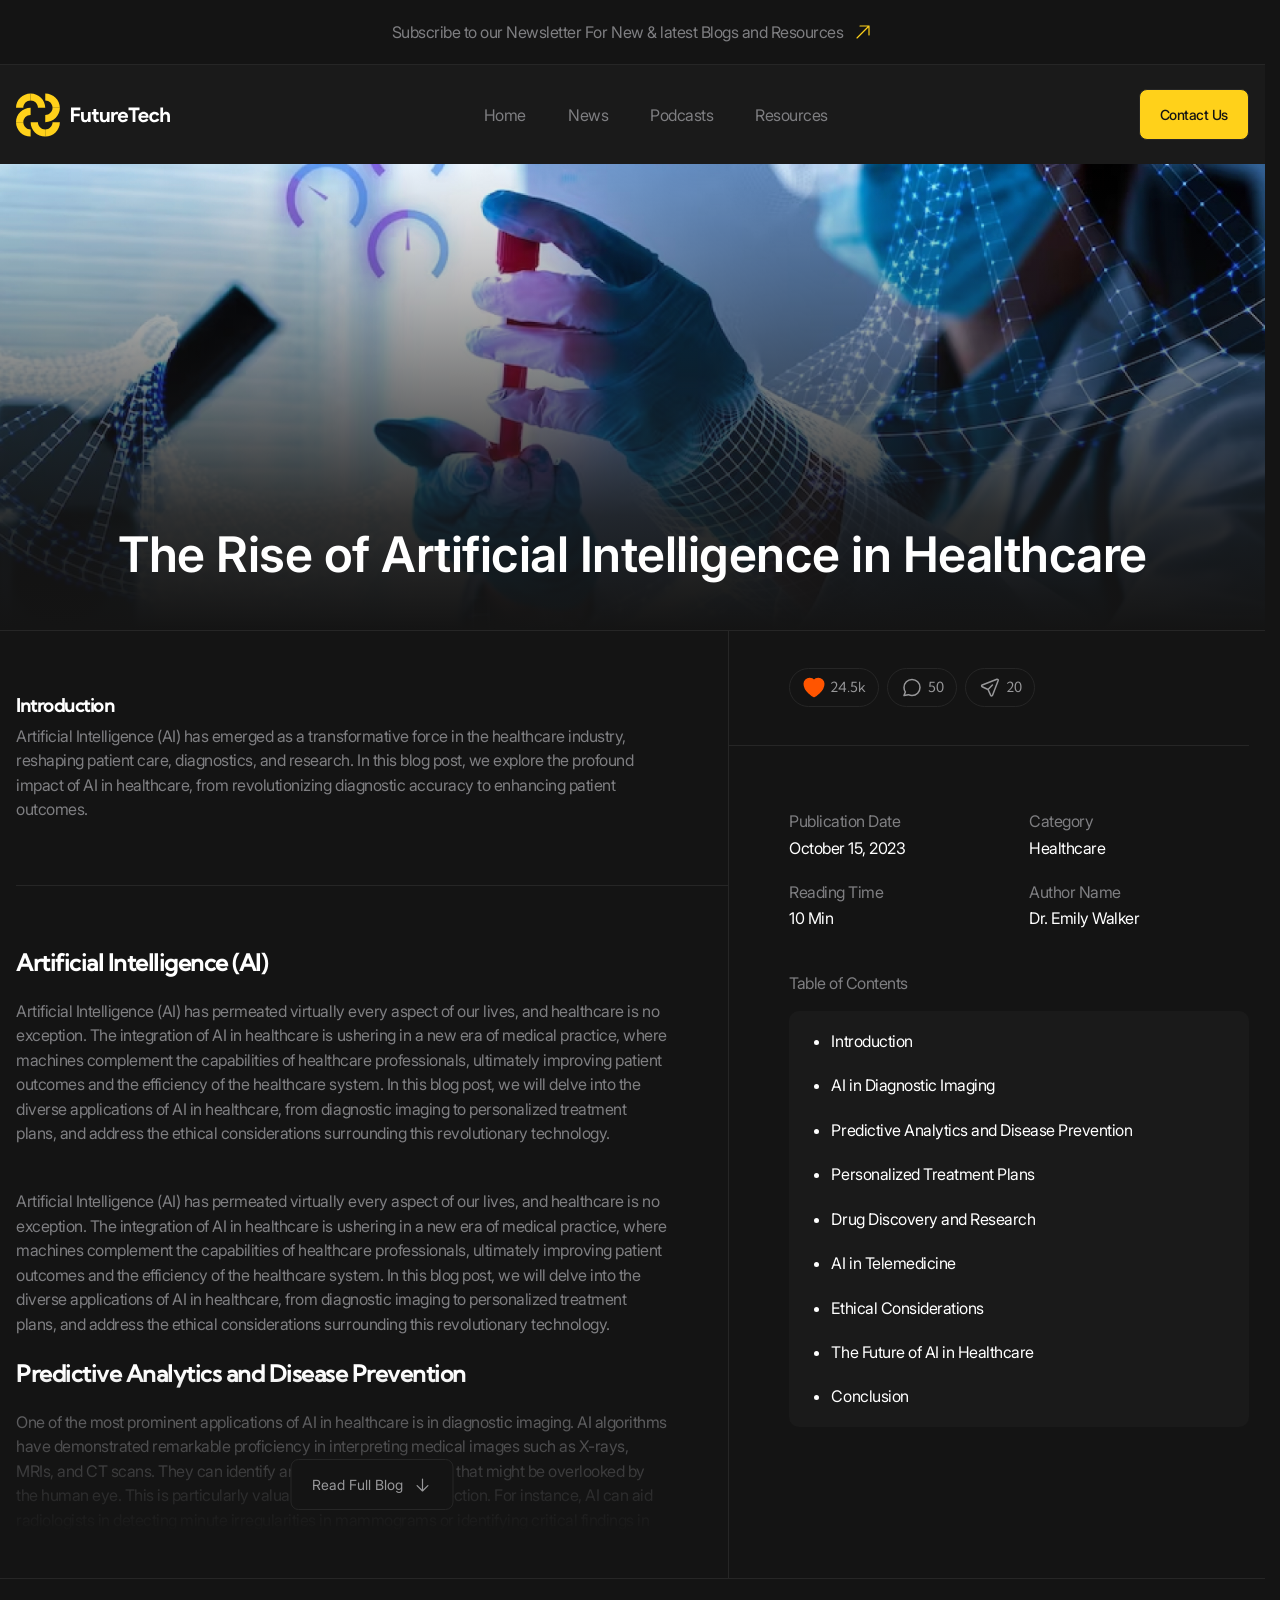
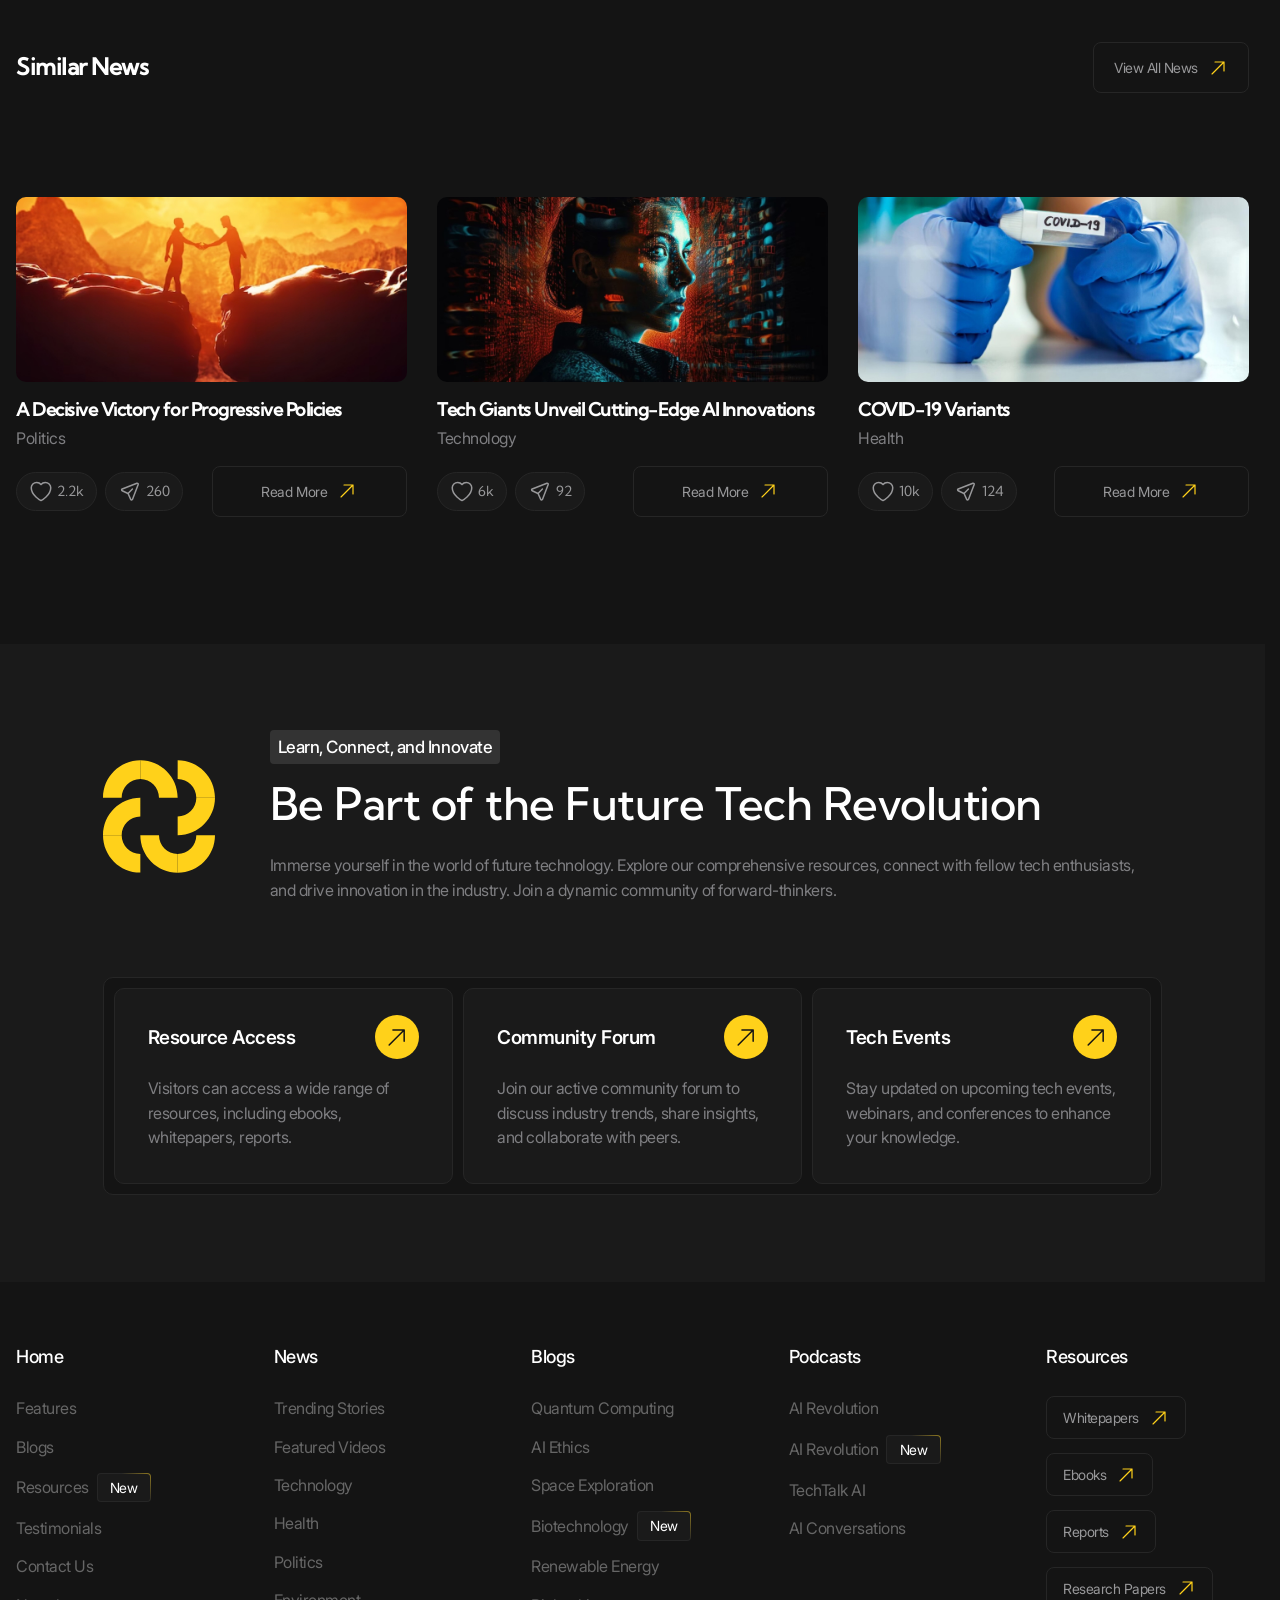
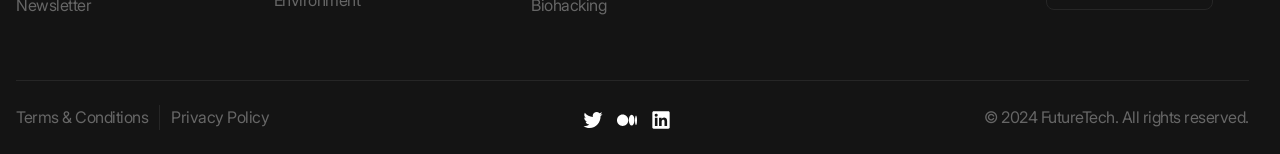
<file: blog.html>
<!DOCTYPE html>
<html lang="en">
  <head>
    <meta charset="UTF-8" />
    <meta http-equiv="X-UA-Compatible" content="IE=edge" />
    <meta
      name="viewport"
      content="width=device-width, user-scalable=no, initial-scale=1.0 maximum-scale=1.0, minimum-scale=1.0"
    />
    <title>Future Tech | Blog</title>
    <link rel="stylesheet" href="/styles/main.css" />
    <script src="/scripts/main.js" type="module" defer></script>
  </head>
  <body>
    <header class="header" data-js-header>
      <div class="header__promo">
        <div class="header__promo-inner container">
          <a href="/" class="header__promo-link"
            ><span class="icon icon--yellow-arrow"
              >Subscribe to our Newsletter For New & latest Blogs and
              Resources</span
            >
          </a>
        </div>
      </div>
      <div class="header__body">
        <div class="header__body-inner container">
          <a href="/" class="header__logo logo" title="Home" aria-label="Home">
            <img
              src="/images/logo.svg"
              alt=""
              class="logo__image"
              width="179"
              height="50"
            />
          </a>
          <div class="header__overlay" data-js-header-overlay>
            <nav class="header__menu">
              <ul class="header__menu-list">
                <li class="header__menu-item">
                  <a href="/index.html" class="header__menu-link">Home</a>
                </li>
                <li class="header__menu-item">
                  <a href="/news.html" class="header__menu-link">News</a>
                </li>
                <li class="header__menu-item">
                  <a href="/.podcasts.html" class="header__menu-link"
                    >Podcasts</a
                  >
                </li>
                <li class="header__menu-item">
                  <a href="/resources.html" class="header__menu-link"
                    >Resources</a
                  >
                </li>
              </ul>
            </nav>
            <a
              href="/contacts.html"
              class="header__contact-us-link button button--accent"
              >Contact Us</a
            >
          </div>
          <button
            class="header__burger-button burger-button visible-mobile"
            type="button"
            aria-label="Open menu"
            title="Open menu"
            data-js-header-burger-button
          >
            <span class="burger-button__line"></span>
            <span class="burger-button__line"></span>
            <span class="burger-button__line"></span>
          </button>
        </div>
      </div>
    </header>

    <main>
      <section class="blog-details" aria-labelledby="blog-details-title">
        <header
          class="blog-details__banner"
          style="--bgImg: url('../../images/blog-details/banner.jpg')"
        >
          <div class="blog-details__banner-inner container">
            <h1 class="blog-details__title" id="blog-details-title">
              The Rise of Artificial Intelligence in Healthcare
            </h1>
          </div>
        </header>
        <div class="blog-details__body">
          <div class="blog-details__body-inner container">
            <div class="blog-details__content">
              <div
                class="blog-details__intro full-vw-line full-vw-line--bottom full-vw-line--left"
              >
                <h2 class="h6">Introduction</h2>
                <p>
                  Artificial Intelligence (AI) has emerged as a transformative
                  force in the healthcare industry, reshaping patient care,
                  diagnostics, and research. In this blog post, we explore the
                  profound impact of AI in healthcare, from revolutionizing
                  diagnostic accuracy to enhancing patient outcomes.
                </p>
              </div>
              <div
                class="blog-details__main expandable-content"
                data-js-expandable-content
              >
                <div class="blog-details__main-first">
                  <h2 class="h4">Artificial Intelligence (AI)</h2>
                  <p>
                    Artificial Intelligence (AI) has permeated virtually every
                    aspect of our lives, and healthcare is no exception. The
                    integration of AI in healthcare is ushering in a new era of
                    medical practice, where machines complement the capabilities
                    of healthcare professionals, ultimately improving patient
                    outcomes and the efficiency of the healthcare system. In
                    this blog post, we will delve into the diverse applications
                    of AI in healthcare, from diagnostic imaging to personalized
                    treatment plans, and address the ethical considerations
                    surrounding this revolutionary technology.
                  </p>
                  <p>
                    Artificial Intelligence (AI) has permeated virtually every
                    aspect of our lives, and healthcare is no exception. The
                    integration of AI in healthcare is ushering in a new era of
                    medical practice, where machines complement the capabilities
                    of healthcare professionals, ultimately improving patient
                    outcomes and the efficiency of the healthcare system. In
                    this blog post, we will delve into the diverse applications
                    of AI in healthcare, from diagnostic imaging to personalized
                    treatment plans, and address the ethical considerations
                    surrounding this revolutionary technology.
                  </p>
                </div>
                <div class="blog-details__main-second">
                  <h2 class="h4">
                    Predictive Analytics and Disease Prevention
                  </h2>
                  <p>
                    One of the most prominent applications of AI in healthcare
                    is in diagnostic imaging. AI algorithms have demonstrated
                    remarkable proficiency in interpreting medical images such
                    as X-rays, MRIs, and CT scans. They can identify anomalies
                    and deviations that might be overlooked by the human eye.
                    This is particularly valuable in early disease detection.
                    For instance, AI can aid radiologists in detecting minute
                    irregularities in mammograms or identifying critical
                    findings in chest X-rays, potentially indicative of
                    life-threatening conditions.
                  </p>
                  <p>
                    One of the most prominent applications of AI in healthcare
                    is in diagnostic imaging. AI algorithms have demonstrated
                    remarkable proficiency in interpreting medical images such
                    as X-rays, MRIs, and CT scans. They can identify anomalies
                    and deviations that might be overlooked by the human eye.
                    This is particularly valuable in early disease detection.
                    For instance, AI can aid radiologists in detecting minute
                    irregularities in mammograms or identifying critical
                    findings in chest X-rays, potentially indicative of
                    life-threatening conditions.
                  </p>
                  <p>
                    One of the most prominent applications of AI in healthcare
                    is in diagnostic imaging. AI algorithms have demonstrated
                    remarkable proficiency in interpreting medical images such
                    as X-rays, MRIs, and CT scans. They can identify anomalies
                    and deviations that might be overlooked by the human eye.
                    This is particularly valuable in early disease detection.
                    For instance, AI can aid radiologists in detecting minute
                    irregularities in mammograms or identifying critical
                    findings in chest X-rays, potentially indicative of
                    life-threatening conditions.
                  </p>
                  <p>
                    One of the most prominent applications of AI in healthcare
                    is in diagnostic imaging. AI algorithms have demonstrated
                    remarkable proficiency in interpreting medical images such
                    as X-rays, MRIs, and CT scans. They can identify anomalies
                    and deviations that might be overlooked by the human eye.
                    This is particularly valuable in early disease detection.
                    For instance, AI can aid radiologists in detecting minute
                    irregularities in mammograms or identifying critical
                    findings in chest X-rays, potentially indicative of
                    life-threatening conditions.
                  </p>
                </div>
                <button
                  class="blog-details__read-full-button button expandable-content__button"
                  type="button"
                  data-js-expandable-content-button
                >
                  <span class="icon icon--gray-arrow-down">Read Full Blog</span>
                </button>
              </div>
            </div>
            <div class="blog-details__info">
              <div
                class="blog-details__actions blog-actions full-vw-line full-vw-line--bottom full-vw-line--right"
              >
                <ul class="blog-actions__list">
                  <li class="blog-actions__item">
                    <button
                      class="blog-actions__button blog-actions__button--blog-details is-active"
                      type="button"
                      aria-label="Dislike"
                      title="Dislike"
                    >
                      <span class="blog-actions__icon-wrapper"
                        ><svg
                          width="24"
                          height="25"
                          viewBox="0 0 24 25"
                          fill="none"
                          xmlns="http://www.w3.org/2000/svg"
                        >
                          <path
                            d="M11.645 21.4107L11.6384 21.4071L11.6158 21.3949C11.5965 21.3844 11.5689 21.3693 11.5336 21.3496C11.4629 21.3101 11.3612 21.2524 11.233 21.1769C10.9765 21.0261 10.6132 20.8039 10.1785 20.515C9.31074 19.9381 8.15122 19.0901 6.9886 18.0063C4.68781 15.8615 2.25 12.6751 2.25 8.75C2.25 5.82194 4.7136 3.5 7.6875 3.5C9.43638 3.5 11.0023 4.29909 12 5.5516C12.9977 4.29909 14.5636 3.5 16.3125 3.5C19.2864 3.5 21.75 5.82194 21.75 8.75C21.75 12.6751 19.3122 15.8615 17.0114 18.0063C15.8488 19.0901 14.6893 19.9381 13.8215 20.515C13.3868 20.8039 13.0235 21.0261 12.767 21.1769C12.6388 21.2524 12.5371 21.3101 12.4664 21.3496C12.4311 21.3693 12.4035 21.3844 12.3842 21.3949L12.3616 21.4071L12.355 21.4107L12.3523 21.4121C12.1323 21.5289 11.8677 21.5289 11.6477 21.4121L11.645 21.4107Z"
                            stroke="#666666"
                            stroke-width="1.5"
                            stroke-linejoin="round"
                          />
                        </svg>
                      </span>
                      <span>24.5k</span>
                    </button>
                  </li>
                  <li class="blog-actions__item">
                    <button
                      class="blog-actions__button blog-actions__button--blog-details"
                      type="button"
                      aria-label="Discuss"
                      title="Discuss"
                    >
                      <span class="blog-actions__icon-wrapper"
                        ><svg
                          width="24"
                          height="25"
                          viewBox="0 0 24 25"
                          fill="none"
                          xmlns="http://www.w3.org/2000/svg"
                        >
                          <path
                            d="M8.48581 19.6888C9.54657 20.2083 10.7392 20.5 12 20.5C16.4183 20.5 20 16.9183 20 12.5C20 8.08172 16.4183 4.5 12 4.5C7.58172 4.5 4 8.08172 4 12.5C4 14.1401 4.49356 15.665 5.34026 16.9341M8.48581 19.6888L4 20.5L5.34026 16.9341M8.48581 19.6888L8.49231 19.6877M5.34026 16.9341L5.34154 16.9308"
                            stroke="#666666"
                            stroke-width="1.5"
                            stroke-linecap="round"
                            stroke-linejoin="round"
                          />
                        </svg>
                      </span>
                      <span>50</span>
                    </button>
                  </li>
                  <li class="blog-actions__item">
                    <button
                      class="blog-actions__button blog-actions__button--blog-details"
                      type="button"
                      aria-label="Share"
                      title="Share"
                    >
                      <span class="blog-actions__icon-wrapper">
                        <svg
                          width="24"
                          height="25"
                          viewBox="0 0 24 25"
                          fill="none"
                          xmlns="http://www.w3.org/2000/svg"
                        >
                          <path
                            d="M10.0384 14.4616L4.1719 11.7951C3.36454 11.4281 3.39898 10.2697 4.22673 9.95134L18.8999 4.30781C19.7087 3.99675 20.5033 4.79139 20.1922 5.60013L14.5487 20.2733C14.2303 21.1011 13.072 21.1355 12.705 20.3281L10.0384 14.4616ZM10.0384 14.4616L14.4231 10.077"
                            stroke="#666666"
                            stroke-width="1.5"
                            stroke-linecap="round"
                            stroke-linejoin="round"
                          />
                        </svg>
                      </span>
                      <span>20</span>
                    </button>
                  </li>
                </ul>
              </div>
              <div class="blog-details__summary summary summary--2-cols">
                <dl class="summary__list">
                  <div class="summary__item">
                    <dt class="summary__key">Publication Date</dt>
                    <dd class="summary__value">
                      <time datetime="2023-10-15">October 15, 2023</time>
                    </dd>
                  </div>
                  <div class="summary__item">
                    <dt class="summary__key">Category</dt>
                    <dd class="summary__value">Healthcare</dd>
                  </div>
                  <div class="summary__item">
                    <dt class="summary__key">Reading Time</dt>
                    <dd class="summary__value">10 Min</dd>
                  </div>
                  <div class="summary__item">
                    <dt class="summary__key">Author Name</dt>
                    <dd class="summary__value">Dr. Emily Walker</dd>
                  </div>
                  <div class="summary__item summary__item--wide">
                    <dt class="summary__key">Table of Contents</dt>
                    <dd class="summary__value">
                      <div class="table-of-contents">
                        <ul class="table-of-contents__list">
                          <li class="table-of-contents__item">Introduction</li>
                          <li class="table-of-contents__item">
                            AI in Diagnostic Imaging
                          </li>
                          <li class="table-of-contents__item">
                            Predictive Analytics and Disease Prevention
                          </li>
                          <li class="table-of-contents__item">
                            Personalized Treatment Plans
                          </li>
                          <li class="table-of-contents__item">
                            Drug Discovery and Research
                          </li>
                          <li class="table-of-contents__item">
                            AI in Telemedicine
                          </li>
                          <li class="table-of-contents__item">
                            Ethical Considerations
                          </li>
                          <li class="table-of-contents__item">
                            The Future of AI in Healthcare
                          </li>
                          <li class="table-of-contents__item">Conclusion</li>
                        </ul>
                      </div>
                    </dd>
                  </div>
                </dl>
              </div>
            </div>
          </div>
        </div>
        <div class="blog-details__news news container">
          <header class="news__header">
            <h2 class="news__title h4">Similar News</h2>
            <a href="/news.html" class="news__link button"
              ><span class="icon icon--yellow-arrow">View All News</span></a
            >
          </header>
          <ul class="news__list">
            <li class="news__item">
              <article class="news-card">
                <img
                  src="/images/news/2.jpg"
                  alt=""
                  class="news-card__image"
                  width="515"
                  height="222"
                  loading="lazy"
                />
                <div class="news-card__body">
                  <h2 class="news-card__title h6">
                    A Decisive Victory for Progressive Policies
                  </h2>
                  <div class="news-card__description">
                    <p>Politics</p>
                  </div>
                </div>
                <div class="news-card__controls">
                  <div class="news-card__actions blog-actions">
                    <ul class="blog-actions__list">
                      <li class="blog-actions__item">
                        <button
                          class="blog-actions__button"
                          type="button"
                          aria-label="Like"
                          title="Like"
                        >
                          <span class="blog-actions__icon-wrapper"
                            ><svg
                              width="24"
                              height="25"
                              viewBox="0 0 24 25"
                              fill="none"
                              xmlns="http://www.w3.org/2000/svg"
                            >
                              <path
                                d="M11.645 21.4107L11.6384 21.4071L11.6158 21.3949C11.5965 21.3844 11.5689 21.3693 11.5336 21.3496C11.4629 21.3101 11.3612 21.2524 11.233 21.1769C10.9765 21.0261 10.6132 20.8039 10.1785 20.515C9.31074 19.9381 8.15122 19.0901 6.9886 18.0063C4.68781 15.8615 2.25 12.6751 2.25 8.75C2.25 5.82194 4.7136 3.5 7.6875 3.5C9.43638 3.5 11.0023 4.29909 12 5.5516C12.9977 4.29909 14.5636 3.5 16.3125 3.5C19.2864 3.5 21.75 5.82194 21.75 8.75C21.75 12.6751 19.3122 15.8615 17.0114 18.0063C15.8488 19.0901 14.6893 19.9381 13.8215 20.515C13.3868 20.8039 13.0235 21.0261 12.767 21.1769C12.6388 21.2524 12.5371 21.3101 12.4664 21.3496C12.4311 21.3693 12.4035 21.3844 12.3842 21.3949L12.3616 21.4071L12.355 21.4107L12.3523 21.4121C12.1323 21.5289 11.8677 21.5289 11.6477 21.4121L11.645 21.4107Z"
                                stroke="#666666"
                                stroke-width="1.5"
                                stroke-linejoin="round"
                              />
                            </svg>
                          </span>
                          <span>2.2k</span>
                        </button>
                      </li>
                      <li class="blog-actions__item">
                        <button
                          class="blog-actions__button"
                          type="button"
                          aria-label="Share"
                          title="Share"
                        >
                          <span class="blog-actions__icon-wrapper">
                            <svg
                              width="24"
                              height="25"
                              viewBox="0 0 24 25"
                              fill="none"
                              xmlns="http://www.w3.org/2000/svg"
                            >
                              <path
                                d="M10.0384 14.4616L4.1719 11.7951C3.36454 11.4281 3.39898 10.2697 4.22673 9.95134L18.8999 4.30781C19.7087 3.99675 20.5033 4.79139 20.1922 5.60013L14.5487 20.2733C14.2303 21.1011 13.072 21.1355 12.705 20.3281L10.0384 14.4616ZM10.0384 14.4616L14.4231 10.077"
                                stroke="#666666"
                                stroke-width="1.5"
                                stroke-linecap="round"
                                stroke-linejoin="round"
                              />
                            </svg>
                          </span>
                          <span>260</span>
                        </button>
                      </li>
                    </ul>
                  </div>
                  <a href="/" class="news-card__link button">
                    <span class="icon icon--yellow-arrow">Read More</span>
                  </a>
                </div>
              </article>
            </li>
            <li class="news__item">
              <article class="news-card">
                <img
                  src="/images/news/3.jpg"
                  alt=""
                  class="news-card__image"
                  width="515"
                  height="222"
                  loading="lazy"
                />
                <div class="news-card__body">
                  <h2 class="news-card__title h6">
                    Tech Giants Unveil Cutting-Edge AI Innovations
                  </h2>
                  <div class="news-card__description">
                    <p>Technology</p>
                  </div>
                </div>
                <div class="news-card__controls">
                  <div class="news-card__actions blog-actions">
                    <ul class="blog-actions__list">
                      <li class="blog-actions__item">
                        <button
                          class="blog-actions__button"
                          type="button"
                          aria-label="Like"
                          title="Like"
                        >
                          <span class="blog-actions__icon-wrapper"
                            ><svg
                              width="24"
                              height="25"
                              viewBox="0 0 24 25"
                              fill="none"
                              xmlns="http://www.w3.org/2000/svg"
                            >
                              <path
                                d="M11.645 21.4107L11.6384 21.4071L11.6158 21.3949C11.5965 21.3844 11.5689 21.3693 11.5336 21.3496C11.4629 21.3101 11.3612 21.2524 11.233 21.1769C10.9765 21.0261 10.6132 20.8039 10.1785 20.515C9.31074 19.9381 8.15122 19.0901 6.9886 18.0063C4.68781 15.8615 2.25 12.6751 2.25 8.75C2.25 5.82194 4.7136 3.5 7.6875 3.5C9.43638 3.5 11.0023 4.29909 12 5.5516C12.9977 4.29909 14.5636 3.5 16.3125 3.5C19.2864 3.5 21.75 5.82194 21.75 8.75C21.75 12.6751 19.3122 15.8615 17.0114 18.0063C15.8488 19.0901 14.6893 19.9381 13.8215 20.515C13.3868 20.8039 13.0235 21.0261 12.767 21.1769C12.6388 21.2524 12.5371 21.3101 12.4664 21.3496C12.4311 21.3693 12.4035 21.3844 12.3842 21.3949L12.3616 21.4071L12.355 21.4107L12.3523 21.4121C12.1323 21.5289 11.8677 21.5289 11.6477 21.4121L11.645 21.4107Z"
                                stroke="#666666"
                                stroke-width="1.5"
                                stroke-linejoin="round"
                              />
                            </svg>
                          </span>
                          <span>6k</span>
                        </button>
                      </li>
                      <li class="blog-actions__item">
                        <button
                          class="blog-actions__button"
                          type="button"
                          aria-label="Share"
                          title="Share"
                        >
                          <span class="blog-actions__icon-wrapper">
                            <svg
                              width="24"
                              height="25"
                              viewBox="0 0 24 25"
                              fill="none"
                              xmlns="http://www.w3.org/2000/svg"
                            >
                              <path
                                d="M10.0384 14.4616L4.1719 11.7951C3.36454 11.4281 3.39898 10.2697 4.22673 9.95134L18.8999 4.30781C19.7087 3.99675 20.5033 4.79139 20.1922 5.60013L14.5487 20.2733C14.2303 21.1011 13.072 21.1355 12.705 20.3281L10.0384 14.4616ZM10.0384 14.4616L14.4231 10.077"
                                stroke="#666666"
                                stroke-width="1.5"
                                stroke-linecap="round"
                                stroke-linejoin="round"
                              />
                            </svg>
                          </span>
                          <span>92</span>
                        </button>
                      </li>
                    </ul>
                  </div>
                  <a href="/" class="news-card__link button">
                    <span class="icon icon--yellow-arrow">Read More</span>
                  </a>
                </div>
              </article>
            </li>
            <li class="news__item">
              <article class="news-card">
                <img
                  src="/images/news/4.jpg"
                  alt=""
                  class="news-card__image"
                  width="515"
                  height="222"
                  loading="lazy"
                />
                <div class="news-card__body">
                  <h2 class="news-card__title h6">COVID-19 Variants</h2>
                  <div class="news-card__description">
                    <p>Health</p>
                  </div>
                </div>
                <div class="news-card__controls">
                  <div class="news-card__actions blog-actions">
                    <ul class="blog-actions__list">
                      <li class="blog-actions__item">
                        <button
                          class="blog-actions__button"
                          type="button"
                          aria-label="Like"
                          title="Like"
                        >
                          <span class="blog-actions__icon-wrapper"
                            ><svg
                              width="24"
                              height="25"
                              viewBox="0 0 24 25"
                              fill="none"
                              xmlns="http://www.w3.org/2000/svg"
                            >
                              <path
                                d="M11.645 21.4107L11.6384 21.4071L11.6158 21.3949C11.5965 21.3844 11.5689 21.3693 11.5336 21.3496C11.4629 21.3101 11.3612 21.2524 11.233 21.1769C10.9765 21.0261 10.6132 20.8039 10.1785 20.515C9.31074 19.9381 8.15122 19.0901 6.9886 18.0063C4.68781 15.8615 2.25 12.6751 2.25 8.75C2.25 5.82194 4.7136 3.5 7.6875 3.5C9.43638 3.5 11.0023 4.29909 12 5.5516C12.9977 4.29909 14.5636 3.5 16.3125 3.5C19.2864 3.5 21.75 5.82194 21.75 8.75C21.75 12.6751 19.3122 15.8615 17.0114 18.0063C15.8488 19.0901 14.6893 19.9381 13.8215 20.515C13.3868 20.8039 13.0235 21.0261 12.767 21.1769C12.6388 21.2524 12.5371 21.3101 12.4664 21.3496C12.4311 21.3693 12.4035 21.3844 12.3842 21.3949L12.3616 21.4071L12.355 21.4107L12.3523 21.4121C12.1323 21.5289 11.8677 21.5289 11.6477 21.4121L11.645 21.4107Z"
                                stroke="#666666"
                                stroke-width="1.5"
                                stroke-linejoin="round"
                              />
                            </svg>
                          </span>
                          <span>10k</span>
                        </button>
                      </li>

                      <li class="blog-actions__item">
                        <button
                          class="blog-actions__button"
                          type="button"
                          aria-label="Share"
                          title="Share"
                        >
                          <span class="blog-actions__icon-wrapper">
                            <svg
                              width="24"
                              height="25"
                              viewBox="0 0 24 25"
                              fill="none"
                              xmlns="http://www.w3.org/2000/svg"
                            >
                              <path
                                d="M10.0384 14.4616L4.1719 11.7951C3.36454 11.4281 3.39898 10.2697 4.22673 9.95134L18.8999 4.30781C19.7087 3.99675 20.5033 4.79139 20.1922 5.60013L14.5487 20.2733C14.2303 21.1011 13.072 21.1355 12.705 20.3281L10.0384 14.4616ZM10.0384 14.4616L14.4231 10.077"
                                stroke="#666666"
                                stroke-width="1.5"
                                stroke-linecap="round"
                                stroke-linejoin="round"
                              />
                            </svg>
                          </span>
                          <span>124</span>
                        </button>
                      </li>
                    </ul>
                  </div>
                  <a href="/" class="news-card__link button">
                    <span class="icon icon--yellow-arrow">Read More</span>
                  </a>
                </div>
              </article>
            </li>
          </ul>
        </div>
      </section>

      <section class="about" aria-labelledby="about-title">
        <div class="about__inner container">
          <header class="about__header">
            <img
              src="/images/about/icon.svg"
              alt=""
              class="about__icon"
              width="150"
              height="150"
              loading="lazy"
            />
            <div class="about__info">
              <p class="about__subtitle tag">Learn, Connect, and Innovate</p>
              <h2 class="about__title" id="about-title">
                Be Part of the Future Tech Revolution
              </h2>
            </div>
            <div class="about__description hidden-mobile">
              <p>
                Immerse yourself in the world of future technology. Explore our
                comprehensive resources, connect with fellow tech enthusiasts,
                and drive innovation in the industry. Join a dynamic community
                of forward-thinkers.
              </p>
            </div>
            <div class="about__description visible-mobile">
              <p>
                Immerse yourself in the world of future technology. Explore our
                comprehensive resources.
              </p>
            </div>
          </header>
          <ul class="about__list">
            <li class="abou__item">
              <a href="/" class="about-card tile">
                <h3 class="about-card__title circle-icon">Resource Access</h3>
                <div class="about-card__description">
                  <p>
                    Visitors can access a wide range of resources, including
                    ebooks, whitepapers, reports.
                  </p>
                </div>
              </a>
            </li>
            <li class="about__item">
              <a href="/" class="about-card tile">
                <h3 class="about-card__title circle-icon">Community Forum</h3>
                <div class="about-card__description">
                  <p>
                    Join our active community forum to discuss industry trends,
                    share insights, and collaborate with peers.
                  </p>
                </div>
              </a>
            </li>
            <li class="about__item">
              <a href="/" class="about-card tile">
                <h3 class="about-card__title circle-icon">Tech Events</h3>
                <div class="about-card__description">
                  <p>
                    Stay updated on upcoming tech events, webinars, and
                    conferences to enhance your knowledge.
                  </p>
                </div>
              </a>
            </li>
          </ul>
        </div>
      </section>
    </main>

    <footer class="footer">
      <div class="footer__inner container">
        <div class="footer__body">
          <nav class="footer__menu">
            <div class="footer__menu-column">
              <a href="/" class="footer__menu-main-link h6">Home</a>
              <ul class="footer__menu-list">
                <li class="footer__menu-item">
                  <a href="/" class="footer__menu-link">Features</a>
                </li>
                <li class="footer__menu-item">
                  <a href="/" class="footer__menu-link">Blogs</a>
                </li>
                <li class="footer__menu-item">
                  <a href="/" class="footer__menu-link">Resources</a>
                  <span class="badge">New</span>
                </li>
                <li class="footer__menu-item">
                  <a href="/" class="footer__menu-link">Testimonials</a>
                </li>
                <li class="footer__menu-item">
                  <a href="/" class="footer__menu-link">Contact Us</a>
                </li>
                <li class="footer__menu-item">
                  <a href="/" class="footer__menu-link">Newsletter</a>
                </li>
              </ul>
            </div>
            <div class="footer__menu-column">
              <a href="/" class="footer__menu-main-link h6">News</a>
              <ul class="footer__menu-list">
                <li class="footer__menu-item">
                  <a href="/" class="footer__menu-link">Trending Stories</a>
                </li>
                <li class="footer__menu-item">
                  <a href="/" class="footer__menu-link">Featured Videos</a>
                </li>
                <li class="footer__menu-item">
                  <a href="/" class="footer__menu-link">Technology</a>
                </li>
                <li class="footer__menu-item">
                  <a href="/" class="footer__menu-link">Health</a>
                </li>
                <li class="footer__menu-item">
                  <a href="/" class="footer__menu-link">Politics</a>
                </li>
                <li class="footer__menu-item">
                  <a href="/" class="footer__menu-link">Environment</a>
                </li>
              </ul>
            </div>
            <div class="footer__menu-column">
              <a href="/" class="footer__menu-main-link h6">Blogs</a>
              <ul class="footer__menu-list">
                <li class="footer__menu-item">
                  <a href="/" class="footer__menu-link">Quantum Computing</a>
                </li>
                <li class="footer__menu-item">
                  <a href="/" class="footer__menu-link">AI Ethics</a>
                </li>
                <li class="footer__menu-item">
                  <a href="/" class="footer__menu-link">Space Exploration</a>
                </li>
                <li class="footer__menu-item">
                  <a href="/" class="footer__menu-link">Biotechnology</a>
                  <span class="badge">New</span>
                </li>
                <li class="footer__menu-item">
                  <a href="/" class="footer__menu-link">Renewable Energy</a>
                </li>
                <li class="footer__menu-item">
                  <a href="/" class="footer__menu-link">Biohacking</a>
                </li>
              </ul>
            </div>
            <div class="footer__menu-column">
              <a href="/" class="footer__menu-main-link h6">Podcasts</a>
              <ul class="footer__menu-list">
                <li class="footer__menu-item">
                  <a href="/" class="footer__menu-link">AI Revolution</a>
                </li>
                <li class="footer__menu-item">
                  <a href="/" class="footer__menu-link">AI Revolution</a>
                  <span class="badge">New</span>
                </li>
                <li class="footer__menu-item">
                  <a href="/" class="footer__menu-link">TechTalk AI</a>
                </li>
                <li class="footer__menu-item">
                  <a href="/" class="footer__menu-link">AI Conversations</a>
                </li>
              </ul>
            </div>
            <div class="footer__menu-column">
              <a href="/" class="footer__menu-main-link h6">Resources</a>
              <ul class="footer__menu-list">
                <li class="footer__menu-item">
                  <a href="/" class="footer__menu-link button"
                    ><span class="icon icon--yellow-arrow"> Whitepapers </span>
                  </a>
                </li>
                <li class="footer__menu-item">
                  <a href="/" class="footer__menu-link button"
                    ><span class="icon icon--yellow-arrow"> Ebooks </span>
                  </a>
                </li>
                <li class="footer__menu-item">
                  <a href="/" class="footer__menu-link button"
                    ><span class="icon icon--yellow-arrow"> Reports </span>
                  </a>
                </li>
                <li class="footer__menu-item">
                  <a href="/" class="footer__menu-link button"
                    ><span class="icon icon--yellow-arrow">
                      Research Papers
                    </span>
                  </a>
                </li>
              </ul>
            </div>
          </nav>
        </div>
        <div class="footer__extra">
          <div class="footer__extra-menu">
            <ul class="footer__extra-menu-list">
              <li class="footer__extra-menu-item">
                <a href="/" class="footer__extra-menu-link"
                  >Terms & Conditions</a
                >
              </li>
              <li class="footer__extra-menu-item">
                <a href="/" class="footer__extra-menu-link">Privacy Policy</a>
              </li>
            </ul>
          </div>
          <div class="footer__soc1als soc1als">
            <ul class="soc1als__list">
              <li class="soc1als__item">
                <a
                  href="/"
                  class="soc1als__link"
                  target="_blank"
                  aria-label="Twitter"
                  title="Twitter"
                >
                  <svg
                    width="24"
                    height="24"
                    viewBox="0 0 24 24"
                    fill="none"
                    xmlns="http://www.w3.org/2000/svg"
                  >
                    <path
                      d="M21.0571 7.18114C21.0664 7.39235 21.0664 7.59395 21.0664 7.80515C21.0756 14.2084 16.3712 21.6004 7.76793 21.6004C5.23048 21.6004 2.73933 20.842 0.600098 19.4212C0.970528 19.4692 1.34096 19.4884 1.71139 19.4884C3.81358 19.4884 5.86021 18.7588 7.51789 17.4052C5.51756 17.3668 3.75802 16.0132 3.14681 14.0356C3.85063 14.1796 4.57296 14.1508 5.25826 13.9492C3.08198 13.5076 1.51691 11.5204 1.50765 9.20675C1.50765 9.18755 1.50765 9.16835 1.50765 9.14915C2.15591 9.52355 2.88751 9.73475 3.62837 9.75395C1.58174 8.33315 0.942746 5.50114 2.18369 3.28353C4.5637 6.31714 8.06427 8.15075 11.8241 8.35235C11.4445 6.67234 11.9631 4.90594 13.1762 3.71553C15.0561 1.88193 18.0196 1.97793 19.7977 3.92673C20.8441 3.71553 21.8535 3.31233 22.7704 2.74593C22.4185 3.86913 21.6869 4.81954 20.7145 5.42434C21.6406 5.30914 22.5481 5.04994 23.4001 4.66594C22.7704 5.64514 21.9739 6.48994 21.0571 7.18114Z"
                      fill="white"
                    />
                  </svg>
                </a>
              </li>
              <li class="soc1als__item">
                <a
                  href="/"
                  class="soc1als__link"
                  target="_blank"
                  aria-label="Medium"
                  title="Medium"
                >
                  <svg
                    width="24"
                    height="24"
                    viewBox="0 0 24 24"
                    fill="none"
                    xmlns="http://www.w3.org/2000/svg"
                  >
                    <path
                      d="M13.5374 12.2281C13.5374 15.9988 10.5069 19.0556 6.76883 19.0556C3.03073 19.0556 0 15.9981 0 12.2281C0 8.45806 3.0305 5.40039 6.76883 5.40039C10.5072 5.40039 13.5374 8.45737 13.5374 12.2281Z"
                      fill="white"
                    />
                    <path
                      d="M20.9627 12.2285C20.9627 15.7778 19.4474 18.6563 17.5783 18.6563C15.7091 18.6563 14.1938 15.7778 14.1938 12.2285C14.1938 8.67922 15.7089 5.80078 17.578 5.80078C19.4472 5.80078 20.9625 8.67829 20.9625 12.2285"
                      fill="white"
                    />
                    <path
                      d="M24 12.228C24 15.4073 23.4672 17.9862 22.8097 17.9862C22.1522 17.9862 21.6196 15.408 21.6196 12.228C21.6196 9.04797 22.1525 6.46973 22.8097 6.46973C23.467 6.46973 24 9.04774 24 12.228Z"
                      fill="white"
                    />
                  </svg>
                </a>
              </li>
              <li class="soc1als__item">
                <a
                  href="/"
                  class="soc1als__link"
                  target="_blank"
                  aria-label="LinkedIn"
                  title="LinkedIn"
                >
                  <svg
                    width="24"
                    height="24"
                    viewBox="0 0 24 24"
                    fill="none"
                    xmlns="http://www.w3.org/2000/svg"
                  >
                    <path
                      d="M20.8647 1.59961H3.13554C2.72832 1.59961 2.33777 1.76138 2.04982 2.04933C1.76187 2.33728 1.6001 2.72783 1.6001 3.13505V20.8642C1.6001 21.2714 1.76187 21.6619 2.04982 21.9499C2.33777 22.2378 2.72832 22.3996 3.13554 22.3996H20.8647C21.2719 22.3996 21.6624 22.2378 21.9504 21.9499C22.2383 21.6619 22.4001 21.2714 22.4001 20.8642V3.13505C22.4001 2.72783 22.2383 2.33728 21.9504 2.04933C21.6624 1.76138 21.2719 1.59961 20.8647 1.59961ZM7.79965 19.3186H4.67243V9.38516H7.79965V19.3186ZM6.23388 8.00861C5.87915 8.00661 5.53296 7.89958 5.239 7.70102C4.94504 7.50246 4.71649 7.22127 4.58219 6.89294C4.44789 6.56461 4.41386 6.20386 4.48439 5.8562C4.55492 5.50855 4.72686 5.18958 4.9785 4.93955C5.23014 4.68952 5.5502 4.51964 5.8983 4.45134C6.2464 4.38304 6.60693 4.41939 6.93439 4.5558C7.26185 4.6922 7.54156 4.92255 7.73823 5.21778C7.9349 5.51301 8.03971 5.85988 8.03943 6.21461C8.04278 6.45211 7.99827 6.68784 7.90857 6.90777C7.81887 7.1277 7.68582 7.32732 7.51733 7.49473C7.34884 7.66215 7.14837 7.79392 6.92787 7.88221C6.70736 7.97049 6.47134 8.01348 6.23388 8.00861ZM19.3263 19.3273H16.2005V13.9005C16.2005 12.3001 15.5202 11.8061 14.642 11.8061C13.7147 11.8061 12.8047 12.5052 12.8047 13.9409V19.3273H9.67743V9.39239H12.6848V10.7689H12.7252C13.0271 10.1579 14.0844 9.11361 15.6979 9.11361C17.4428 9.11361 19.3278 10.1493 19.3278 13.1826L19.3263 19.3273Z"
                      fill="white"
                    />
                  </svg>
                </a>
              </li>
            </ul>
          </div>
          <p class="footer__copyright">
            © <time datetime="2024">2024</time> FutureTech. All rights reserved.
          </p>
        </div>
      </div>
    </footer>
  </body>
</html>
</file>
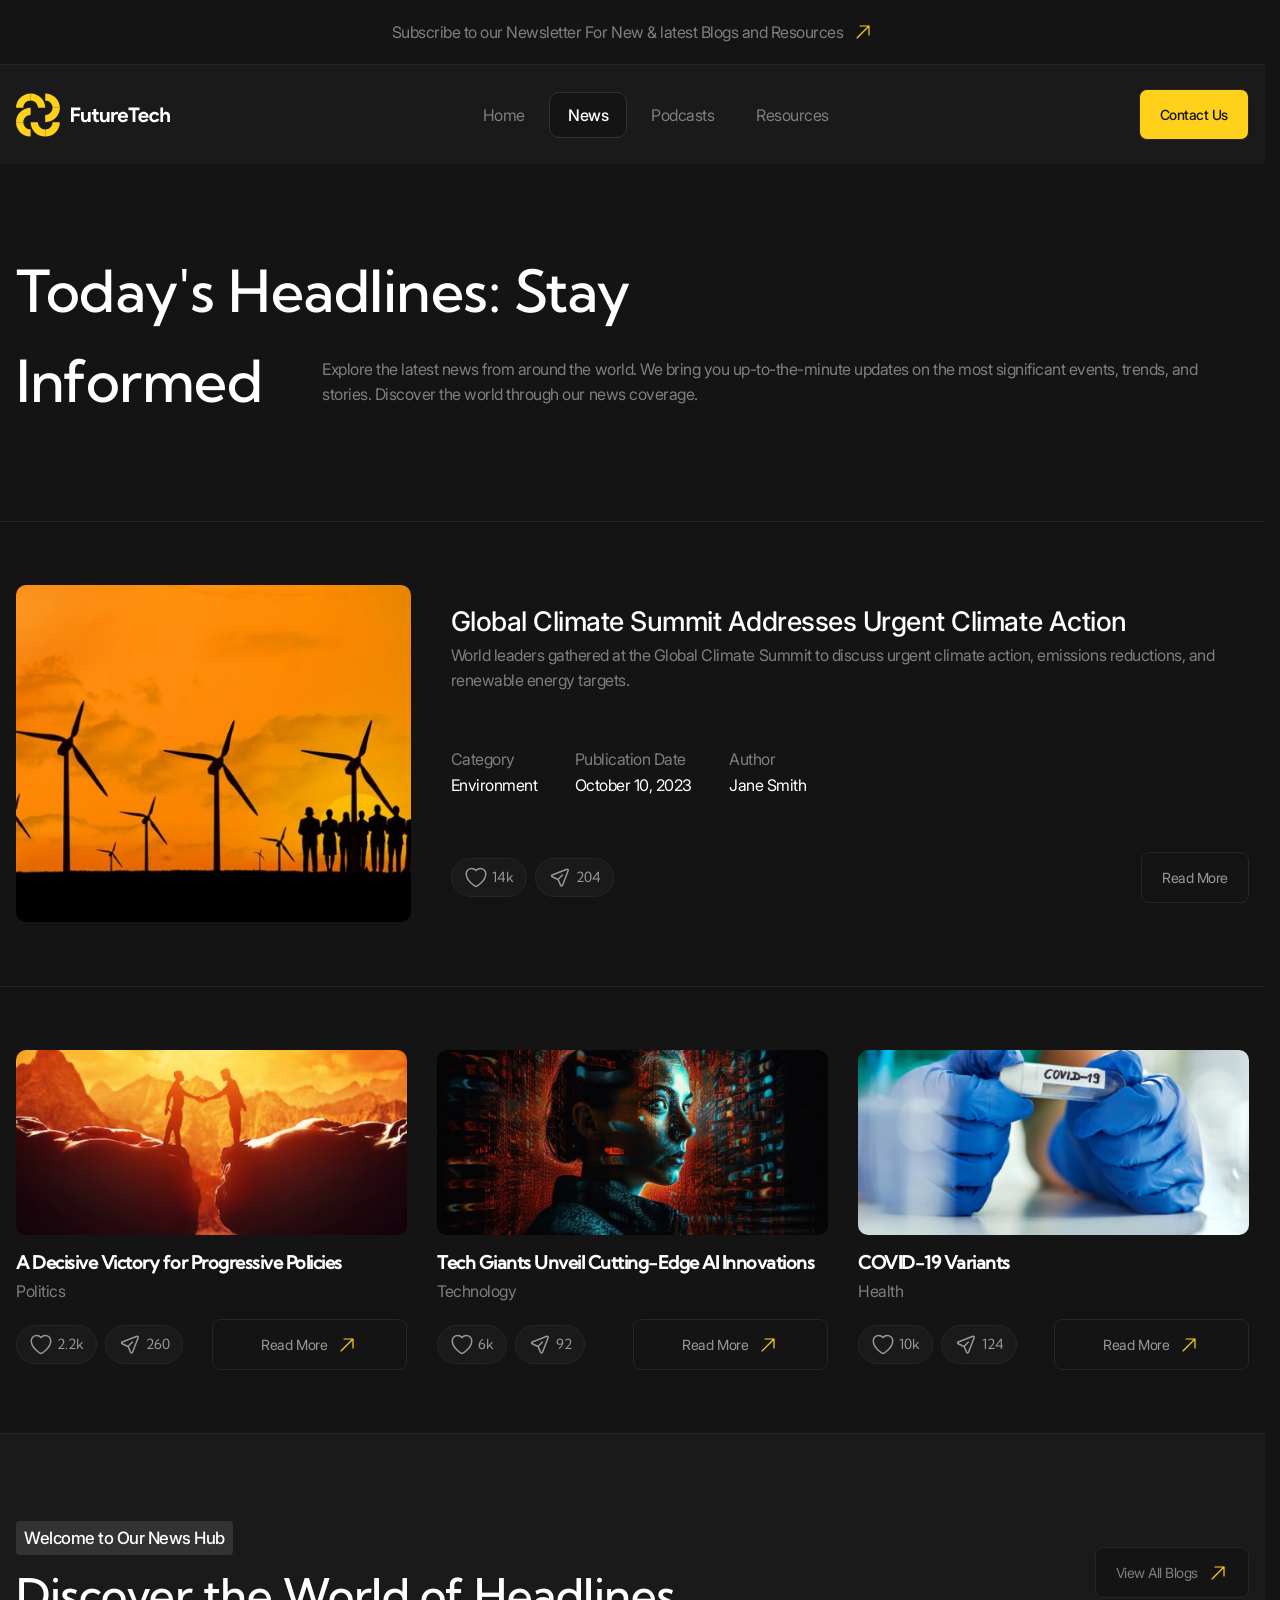
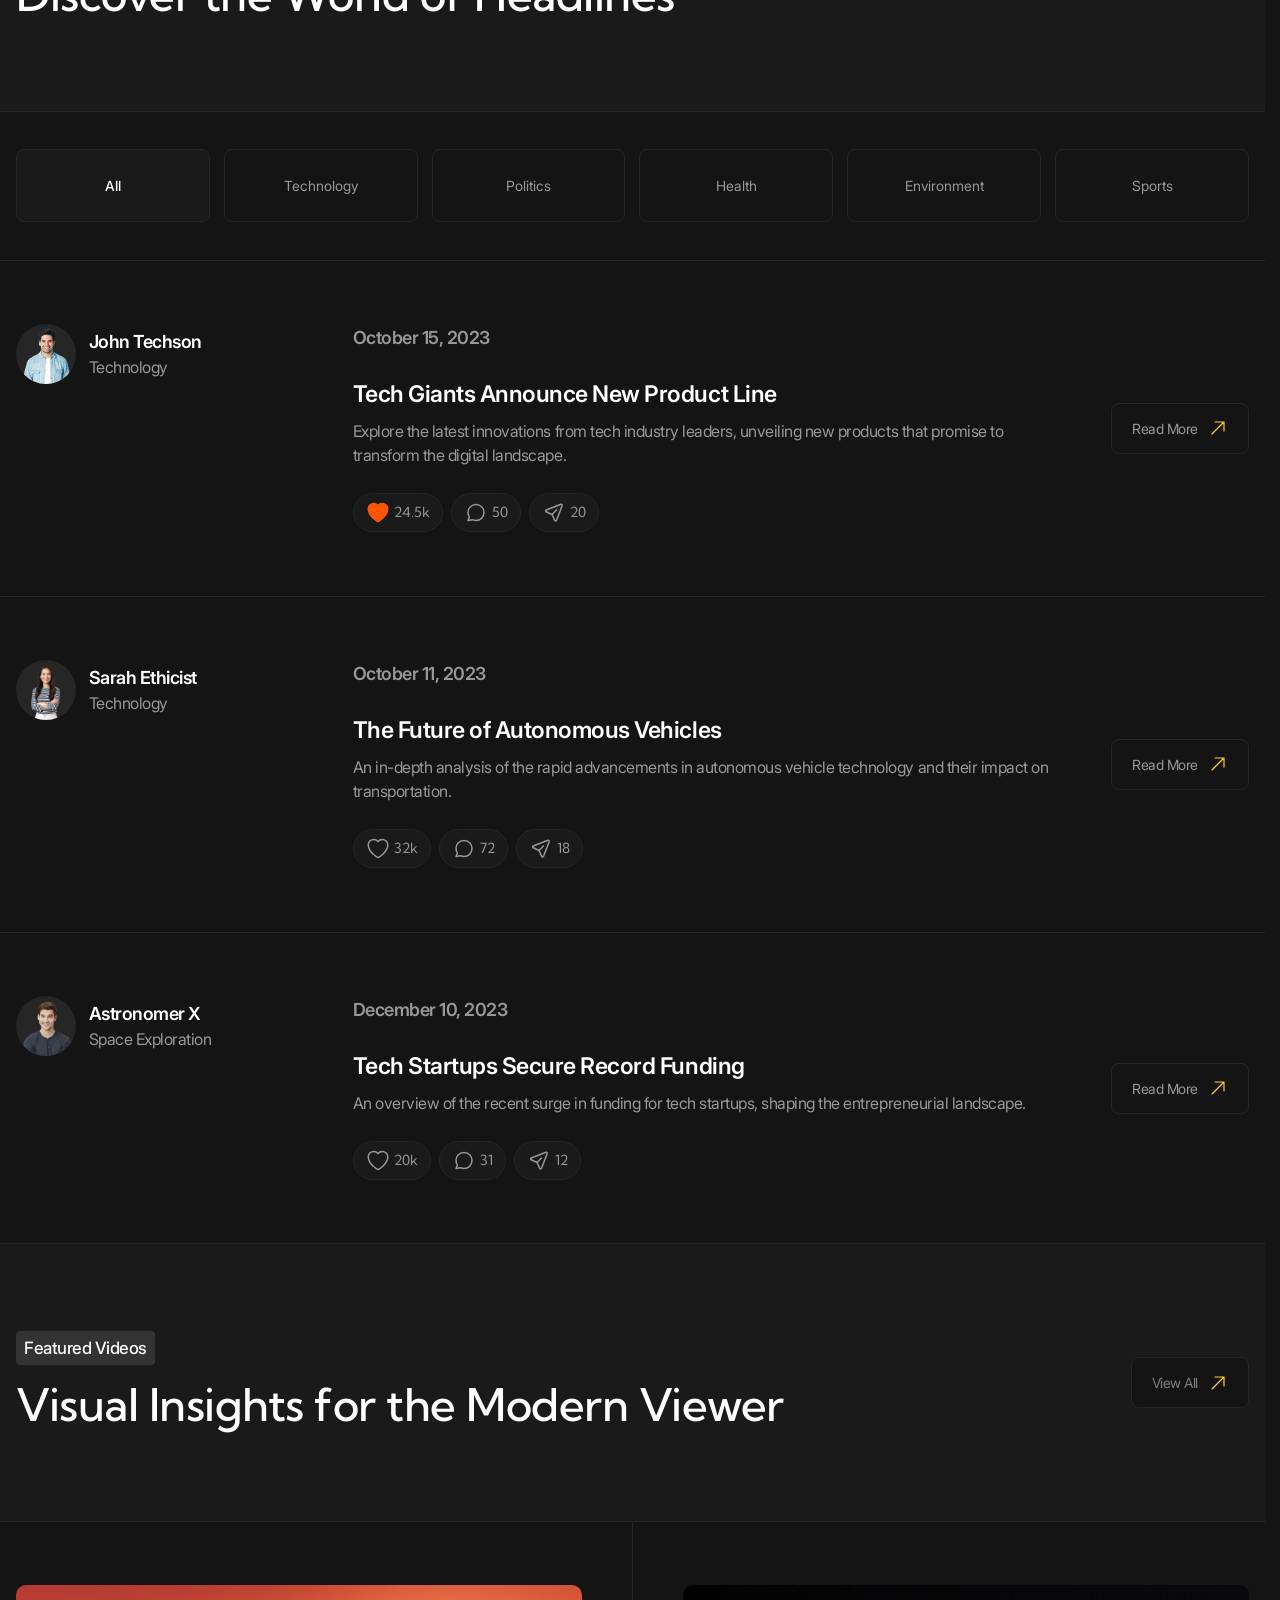
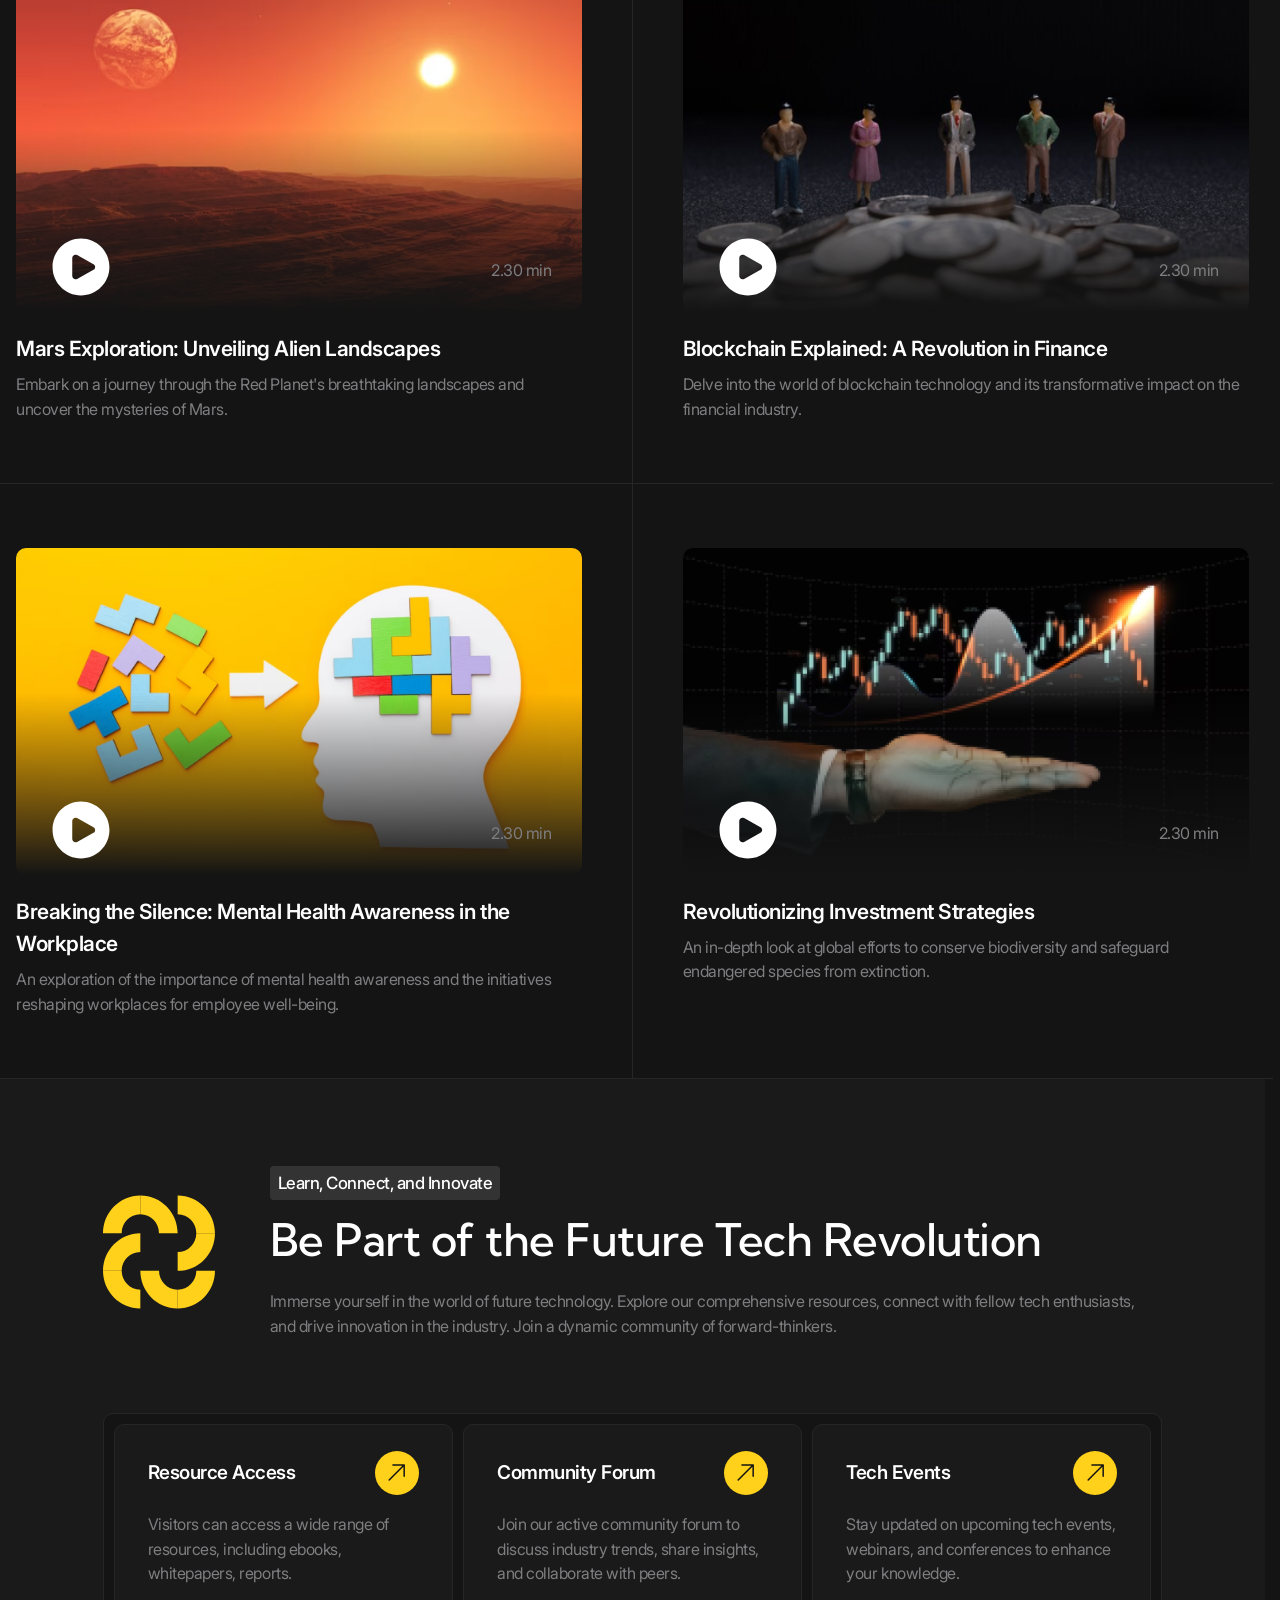
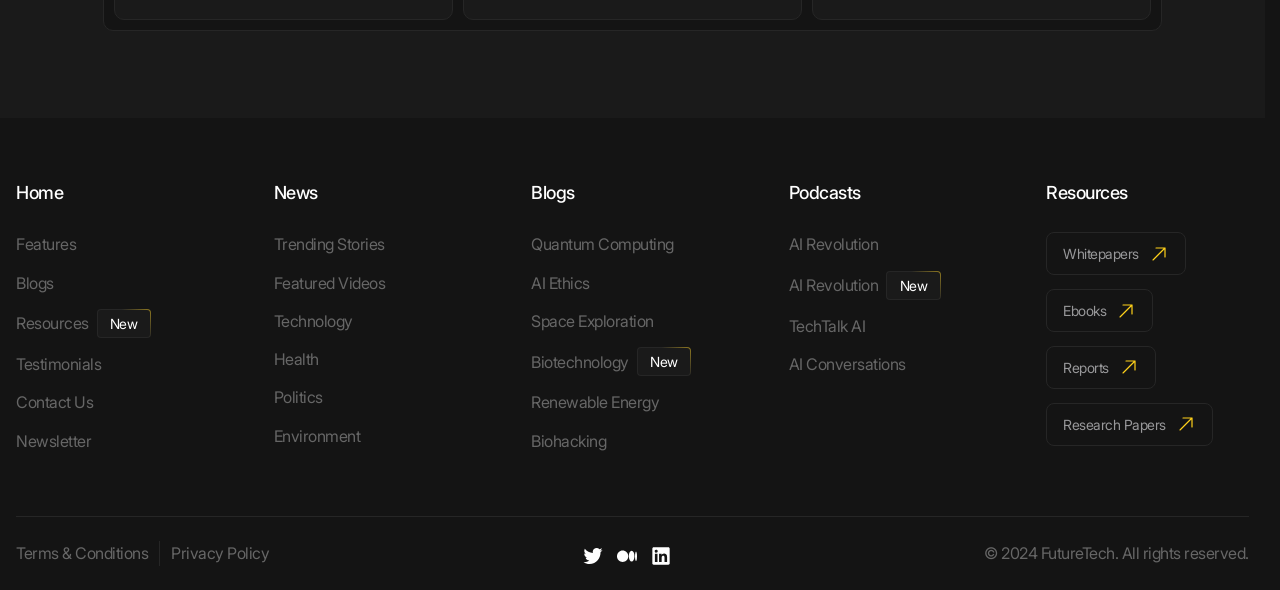
<file: news.html>
<!DOCTYPE html>
<html lang="en">
  <head>
    <meta charset="UTF-8" />
    <meta http-equiv="X-UA-Compatible" content="IE=edge" />
    <meta
      name="viewport"
      content="width=device-width, user-scalable=no, initial-scale=1.0 maximum-scale=1.0, minimum-scale=1.0"
    />
    <title>Future Tech | News</title>
    <link rel="stylesheet" href="/styles/main.css" />
    <script src="/scripts/main.js" type="module" defer></script>
  </head>
  <body>
    <header class="header" data-js-header>
      <div class="header__promo">
        <div class="header__promo-inner container">
          <a href="/" class="header__promo-link"
            ><span class="icon icon--yellow-arrow"
              >Subscribe to our Newsletter For New & latest Blogs and
              Resources</span
            >
          </a>
        </div>
      </div>
      <div class="header__body">
        <div class="header__body-inner container">
          <a href="/" class="header__logo logo" title="Home" aria-label="Home">
            <img
              src="/images/logo.svg"
              alt=""
              class="logo__image"
              width="179"
              height="50"
            />
          </a>
          <div class="header__overlay" data-js-header-overlay>
            <nav class="header__menu">
              <ul class="header__menu-list">
                <li class="header__menu-item">
                  <a href="/index.html" class="header__menu-link">Home</a>
                </li>
                <li class="header__menu-item">
                  <a href="/news.html" class="header__menu-link is-active"
                    >News</a
                  >
                </li>
                <li class="header__menu-item">
                  <a href="/podcasts.html" class="header__menu-link"
                    >Podcasts</a
                  >
                </li>
                <li class="header__menu-item">
                  <a href="/resources.html" class="header__menu-link"
                    >Resources</a
                  >
                </li>
              </ul>
            </nav>
            <a
              href="/contacts.html"
              class="header__contact-us-link button button--accent"
              >Contact Us</a
            >
          </div>
          <button
            class="header__burger-button burger-button visible-mobile"
            type="button"
            aria-label="Open menu"
            title="Open menu"
            data-js-header-burger-button
          >
            <span class="burger-button__line"></span>
            <span class="burger-button__line"></span>
            <span class="burger-button__line"></span>
          </button>
        </div>
      </div>
    </header>

    <main>
      <section class="hero-alt" aria-labelledby="news-title">
        <header class="hero-alt__header">
          <div class="hero-alt__header-inner container">
            <h1 class="hero-alt__title" id="news-title">
              Today's Headlines: Stay
              <span class="hero-alt__title-hidden-part">Informed</span>
            </h1>
            <p class="hero-alt__subtitle h1 hidden-mobile" aria-hidden="true">
              Informed
            </p>
            <p class="hero-alt__description">
              Explore the latest news from around the world. We bring you
              up-to-the-minute updates on the most significant events, trends,
              and stories. Discover the world through our news coverage.
            </p>
          </div>
        </header>
        <div class="hero-alt__body">
          <ul class="list">
            <li class="list__item">
              <article class="news-card container">
                <img
                  src="/images/news/1.jpg"
                  alt=""
                  class="news-card__image"
                  width="515"
                  height="427"
                  loading="lazy"
                />
                <div class="news-card__body">
                  <h2 class="news-card__title">
                    Global Climate Summit Addresses Urgent Climate Action
                  </h2>
                  <div class="news-card__description">
                    <p>
                      World leaders gathered at the Global Climate Summit to
                      discuss urgent climate action, emissions reductions, and
                      renewable energy targets.
                    </p>
                  </div>
                </div>
                <div class="news-card__summary summary">
                  <dl class="summary__list">
                    <div class="summary__item">
                      <dt class="summary__key">Category</dt>
                      <dd class="summary__value">Environment</dd>
                    </div>
                    <div class="summary__item">
                      <dt class="summary__key">Publication Date</dt>
                      <dd class="summary__value">
                        <time datetime="2023-10-10">October 10, 2023</time>
                      </dd>
                    </div>
                    <div class="summary__item">
                      <dt class="summary__key">Author</dt>
                      <dd class="summary__value">Jane Smith</dd>
                    </div>
                  </dl>
                </div>
                <div class="news-card__controls">
                  <div class="news-card__actions blog-actions">
                    <ul class="blog-actions__list">
                      <li class="blog-actions__item">
                        <button
                          class="blog-actions__button"
                          type="button"
                          aria-label="Like"
                          title="Like"
                        >
                          <span class="blog-actions__icon-wrapper"
                            ><svg
                              width="24"
                              height="25"
                              viewBox="0 0 24 25"
                              fill="none"
                              xmlns="http://www.w3.org/2000/svg"
                            >
                              <path
                                d="M11.645 21.4107L11.6384 21.4071L11.6158 21.3949C11.5965 21.3844 11.5689 21.3693 11.5336 21.3496C11.4629 21.3101 11.3612 21.2524 11.233 21.1769C10.9765 21.0261 10.6132 20.8039 10.1785 20.515C9.31074 19.9381 8.15122 19.0901 6.9886 18.0063C4.68781 15.8615 2.25 12.6751 2.25 8.75C2.25 5.82194 4.7136 3.5 7.6875 3.5C9.43638 3.5 11.0023 4.29909 12 5.5516C12.9977 4.29909 14.5636 3.5 16.3125 3.5C19.2864 3.5 21.75 5.82194 21.75 8.75C21.75 12.6751 19.3122 15.8615 17.0114 18.0063C15.8488 19.0901 14.6893 19.9381 13.8215 20.515C13.3868 20.8039 13.0235 21.0261 12.767 21.1769C12.6388 21.2524 12.5371 21.3101 12.4664 21.3496C12.4311 21.3693 12.4035 21.3844 12.3842 21.3949L12.3616 21.4071L12.355 21.4107L12.3523 21.4121C12.1323 21.5289 11.8677 21.5289 11.6477 21.4121L11.645 21.4107Z"
                                stroke="#666666"
                                stroke-width="1.5"
                                stroke-linejoin="round"
                              />
                            </svg>
                          </span>
                          <span>14k</span>
                        </button>
                      </li>
                      <li class="blog-actions__item">
                        <button
                          class="blog-actions__button"
                          type="button"
                          aria-label="Share"
                          title="Share"
                        >
                          <span class="blog-actions__icon-wrapper">
                            <svg
                              width="24"
                              height="25"
                              viewBox="0 0 24 25"
                              fill="none"
                              xmlns="http://www.w3.org/2000/svg"
                            >
                              <path
                                d="M10.0384 14.4616L4.1719 11.7951C3.36454 11.4281 3.39898 10.2697 4.22673 9.95134L18.8999 4.30781C19.7087 3.99675 20.5033 4.79139 20.1922 5.60013L14.5487 20.2733C14.2303 21.1011 13.072 21.1355 12.705 20.3281L10.0384 14.4616ZM10.0384 14.4616L14.4231 10.077"
                                stroke="#666666"
                                stroke-width="1.5"
                                stroke-linecap="round"
                                stroke-linejoin="round"
                              />
                            </svg>
                          </span>
                          <span>204</span>
                        </button>
                      </li>
                    </ul>
                  </div>
                  <a href="/" class="news-card__link button">Read More</a>
                </div>
              </article>
            </li>
            <li class="list__item">
              <div class="news container">
                <ul class="news__list">
                  <li class="news__item">
                    <article class="news-card">
                      <img
                        src="/images/news/2.jpg"
                        alt=""
                        class="news-card__image"
                        width="515"
                        height="222"
                        loading="lazy"
                      />
                      <div class="news-card__body">
                        <h2 class="news-card__title h6">
                          A Decisive Victory for Progressive Policies
                        </h2>
                        <div class="news-card__description">
                          <p>Politics</p>
                        </div>
                      </div>
                      <div class="news-card__controls">
                        <div class="news-card__actions blog-actions">
                          <ul class="blog-actions__list">
                            <li class="blog-actions__item">
                              <button
                                class="blog-actions__button"
                                type="button"
                                aria-label="Like"
                                title="Like"
                              >
                                <span class="blog-actions__icon-wrapper"
                                  ><svg
                                    width="24"
                                    height="25"
                                    viewBox="0 0 24 25"
                                    fill="none"
                                    xmlns="http://www.w3.org/2000/svg"
                                  >
                                    <path
                                      d="M11.645 21.4107L11.6384 21.4071L11.6158 21.3949C11.5965 21.3844 11.5689 21.3693 11.5336 21.3496C11.4629 21.3101 11.3612 21.2524 11.233 21.1769C10.9765 21.0261 10.6132 20.8039 10.1785 20.515C9.31074 19.9381 8.15122 19.0901 6.9886 18.0063C4.68781 15.8615 2.25 12.6751 2.25 8.75C2.25 5.82194 4.7136 3.5 7.6875 3.5C9.43638 3.5 11.0023 4.29909 12 5.5516C12.9977 4.29909 14.5636 3.5 16.3125 3.5C19.2864 3.5 21.75 5.82194 21.75 8.75C21.75 12.6751 19.3122 15.8615 17.0114 18.0063C15.8488 19.0901 14.6893 19.9381 13.8215 20.515C13.3868 20.8039 13.0235 21.0261 12.767 21.1769C12.6388 21.2524 12.5371 21.3101 12.4664 21.3496C12.4311 21.3693 12.4035 21.3844 12.3842 21.3949L12.3616 21.4071L12.355 21.4107L12.3523 21.4121C12.1323 21.5289 11.8677 21.5289 11.6477 21.4121L11.645 21.4107Z"
                                      stroke="#666666"
                                      stroke-width="1.5"
                                      stroke-linejoin="round"
                                    />
                                  </svg>
                                </span>
                                <span>2.2k</span>
                              </button>
                            </li>

                            <li class="blog-actions__item">
                              <button
                                class="blog-actions__button"
                                type="button"
                                aria-label="Share"
                                title="Share"
                              >
                                <span class="blog-actions__icon-wrapper">
                                  <svg
                                    width="24"
                                    height="25"
                                    viewBox="0 0 24 25"
                                    fill="none"
                                    xmlns="http://www.w3.org/2000/svg"
                                  >
                                    <path
                                      d="M10.0384 14.4616L4.1719 11.7951C3.36454 11.4281 3.39898 10.2697 4.22673 9.95134L18.8999 4.30781C19.7087 3.99675 20.5033 4.79139 20.1922 5.60013L14.5487 20.2733C14.2303 21.1011 13.072 21.1355 12.705 20.3281L10.0384 14.4616ZM10.0384 14.4616L14.4231 10.077"
                                      stroke="#666666"
                                      stroke-width="1.5"
                                      stroke-linecap="round"
                                      stroke-linejoin="round"
                                    />
                                  </svg>
                                </span>
                                <span>260</span>
                              </button>
                            </li>
                          </ul>
                        </div>
                        <a href="/" class="news-card__link button">
                          <span class="icon icon--yellow-arrow">Read More</span>
                        </a>
                      </div>
                    </article>
                  </li>
                  <li class="news__item">
                    <article class="news-card">
                      <img
                        src="/images/news/3.jpg"
                        alt=""
                        class="news-card__image"
                        width="515"
                        height="222"
                        loading="lazy"
                      />
                      <div class="news-card__body">
                        <h2 class="news-card__title h6">
                          Tech Giants Unveil Cutting-Edge AI Innovations
                        </h2>
                        <div class="news-card__description">
                          <p>Technology</p>
                        </div>
                      </div>
                      <div class="news-card__controls">
                        <div class="news-card__actions blog-actions">
                          <ul class="blog-actions__list">
                            <li class="blog-actions__item">
                              <button
                                class="blog-actions__button"
                                type="button"
                                aria-label="Like"
                                title="Like"
                              >
                                <span class="blog-actions__icon-wrapper"
                                  ><svg
                                    width="24"
                                    height="25"
                                    viewBox="0 0 24 25"
                                    fill="none"
                                    xmlns="http://www.w3.org/2000/svg"
                                  >
                                    <path
                                      d="M11.645 21.4107L11.6384 21.4071L11.6158 21.3949C11.5965 21.3844 11.5689 21.3693 11.5336 21.3496C11.4629 21.3101 11.3612 21.2524 11.233 21.1769C10.9765 21.0261 10.6132 20.8039 10.1785 20.515C9.31074 19.9381 8.15122 19.0901 6.9886 18.0063C4.68781 15.8615 2.25 12.6751 2.25 8.75C2.25 5.82194 4.7136 3.5 7.6875 3.5C9.43638 3.5 11.0023 4.29909 12 5.5516C12.9977 4.29909 14.5636 3.5 16.3125 3.5C19.2864 3.5 21.75 5.82194 21.75 8.75C21.75 12.6751 19.3122 15.8615 17.0114 18.0063C15.8488 19.0901 14.6893 19.9381 13.8215 20.515C13.3868 20.8039 13.0235 21.0261 12.767 21.1769C12.6388 21.2524 12.5371 21.3101 12.4664 21.3496C12.4311 21.3693 12.4035 21.3844 12.3842 21.3949L12.3616 21.4071L12.355 21.4107L12.3523 21.4121C12.1323 21.5289 11.8677 21.5289 11.6477 21.4121L11.645 21.4107Z"
                                      stroke="#666666"
                                      stroke-width="1.5"
                                      stroke-linejoin="round"
                                    />
                                  </svg>
                                </span>
                                <span>6k</span>
                              </button>
                            </li>
                            <li class="blog-actions__item">
                              <button
                                class="blog-actions__button"
                                type="button"
                                aria-label="Share"
                                title="Share"
                              >
                                <span class="blog-actions__icon-wrapper">
                                  <svg
                                    width="24"
                                    height="25"
                                    viewBox="0 0 24 25"
                                    fill="none"
                                    xmlns="http://www.w3.org/2000/svg"
                                  >
                                    <path
                                      d="M10.0384 14.4616L4.1719 11.7951C3.36454 11.4281 3.39898 10.2697 4.22673 9.95134L18.8999 4.30781C19.7087 3.99675 20.5033 4.79139 20.1922 5.60013L14.5487 20.2733C14.2303 21.1011 13.072 21.1355 12.705 20.3281L10.0384 14.4616ZM10.0384 14.4616L14.4231 10.077"
                                      stroke="#666666"
                                      stroke-width="1.5"
                                      stroke-linecap="round"
                                      stroke-linejoin="round"
                                    />
                                  </svg>
                                </span>
                                <span>92</span>
                              </button>
                            </li>
                          </ul>
                        </div>
                        <a href="/" class="news-card__link button">
                          <span class="icon icon--yellow-arrow">Read More</span>
                        </a>
                      </div>
                    </article>
                  </li>
                  <li class="news__item">
                    <article class="news-card">
                      <img
                        src="/images/news/4.jpg"
                        alt=""
                        class="news-card__image"
                        width="515"
                        height="222"
                        loading="lazy"
                      />
                      <div class="news-card__body">
                        <h2 class="news-card__title h6">COVID-19 Variants</h2>
                        <div class="news-card__description">
                          <p>Health</p>
                        </div>
                      </div>
                      <div class="news-card__controls">
                        <div class="news-card__actions blog-actions">
                          <ul class="blog-actions__list">
                            <li class="blog-actions__item">
                              <button
                                class="blog-actions__button"
                                type="button"
                                aria-label="Like"
                                title="Like"
                              >
                                <span class="blog-actions__icon-wrapper"
                                  ><svg
                                    width="24"
                                    height="25"
                                    viewBox="0 0 24 25"
                                    fill="none"
                                    xmlns="http://www.w3.org/2000/svg"
                                  >
                                    <path
                                      d="M11.645 21.4107L11.6384 21.4071L11.6158 21.3949C11.5965 21.3844 11.5689 21.3693 11.5336 21.3496C11.4629 21.3101 11.3612 21.2524 11.233 21.1769C10.9765 21.0261 10.6132 20.8039 10.1785 20.515C9.31074 19.9381 8.15122 19.0901 6.9886 18.0063C4.68781 15.8615 2.25 12.6751 2.25 8.75C2.25 5.82194 4.7136 3.5 7.6875 3.5C9.43638 3.5 11.0023 4.29909 12 5.5516C12.9977 4.29909 14.5636 3.5 16.3125 3.5C19.2864 3.5 21.75 5.82194 21.75 8.75C21.75 12.6751 19.3122 15.8615 17.0114 18.0063C15.8488 19.0901 14.6893 19.9381 13.8215 20.515C13.3868 20.8039 13.0235 21.0261 12.767 21.1769C12.6388 21.2524 12.5371 21.3101 12.4664 21.3496C12.4311 21.3693 12.4035 21.3844 12.3842 21.3949L12.3616 21.4071L12.355 21.4107L12.3523 21.4121C12.1323 21.5289 11.8677 21.5289 11.6477 21.4121L11.645 21.4107Z"
                                      stroke="#666666"
                                      stroke-width="1.5"
                                      stroke-linejoin="round"
                                    />
                                  </svg>
                                </span>
                                <span>10k</span>
                              </button>
                            </li>

                            <li class="blog-actions__item">
                              <button
                                class="blog-actions__button"
                                type="button"
                                aria-label="Share"
                                title="Share"
                              >
                                <span class="blog-actions__icon-wrapper">
                                  <svg
                                    width="24"
                                    height="25"
                                    viewBox="0 0 24 25"
                                    fill="none"
                                    xmlns="http://www.w3.org/2000/svg"
                                  >
                                    <path
                                      d="M10.0384 14.4616L4.1719 11.7951C3.36454 11.4281 3.39898 10.2697 4.22673 9.95134L18.8999 4.30781C19.7087 3.99675 20.5033 4.79139 20.1922 5.60013L14.5487 20.2733C14.2303 21.1011 13.072 21.1355 12.705 20.3281L10.0384 14.4616ZM10.0384 14.4616L14.4231 10.077"
                                      stroke="#666666"
                                      stroke-width="1.5"
                                      stroke-linecap="round"
                                      stroke-linejoin="round"
                                    />
                                  </svg>
                                </span>
                                <span>124</span>
                              </button>
                            </li>
                          </ul>
                        </div>
                        <a href="/" class="news-card__link button">
                          <span class="icon icon--yellow-arrow">Read More</span>
                        </a>
                      </div>
                    </article>
                  </li>
                </ul>
              </div>
            </li>
          </ul>
        </div>
      </section>

      <section class="section" aria-labelledby="news-tabs-title">
        <header class="section__header">
          <div class="section__header-inner container">
            <div class="section__header-info">
              <p class="section__subtitle tag">Welcome to Our News Hub</p>
              <h2 class="section__title" id="news-tabs-title">
                Discover the World of Headlines
              </h2>
            </div>
            <div class="section__actions">
              <a href="/blog.html" class="section__link button"
                ><span class="icon icon--yellow-arrow">View All Blogs</span>
              </a>
            </div>
          </div>
        </header>
        <div class="section__body tabs" data-js-tabs>
          <h3 class="visually-hidden" id="blog-category-title">
            Blog category
          </h3>
          <header class="tabs__header">
            <div
              class="tabs__buttons container"
              role="tablist"
              aria-labelledby="blog-category-title"
            >
              <button
                class="tabs__button is-active"
                type="button"
                id="tab-1"
                role="tab"
                aria-controls="tabpanel-1"
                data-js-tabs-button
                aria-selected="true"
              >
                All
              </button>
              <button
                class="tabs__button"
                type="button"
                id="tab-2"
                role="tab"
                aria-controls="tabpanel-2"
                data-js-tabs-button
                aria-selected="false"
                tabindex="-1"
              >
                Technology
              </button>
              <button
                class="tabs__button"
                type="button"
                id="tab-3"
                role="tab"
                aria-controls="tabpanel-3"
                data-js-tabs-button
                aria-selected="false"
                tabindex="-1"
              >
                Politics
              </button>
              <button
                class="tabs__button"
                type="button"
                id="tab-4"
                role="tab"
                aria-controls="tabpanel-4"
                data-js-tabs-button
                aria-selected="false"
                tabindex="-1"
              >
                Health
              </button>
              <button
                class="tabs__button"
                type="button"
                id="tab-5"
                role="tab"
                aria-controls="tabpanel-5"
                data-js-tabs-button
                aria-selected="false"
                tabindex="-1"
              >
                Environment
              </button>
              <button
                class="tabs__button"
                type="button"
                id="tab-6"
                role="tab"
                aria-controls="tabpanel-6"
                data-js-tabs-button
                aria-selected="false"
                tabindex="-1"
              >
                Sports
              </button>
            </div>
          </header>
          <div class="tabs__body">
            <div
              class="tabs__content is-active"
              id="tabpanel-1"
              aria-labelledby="tab-1"
              tabindex="0"
              data-js-tabs-content
            >
              <ul class="list">
                <li class="list__item">
                  <article class="blog-card container">
                    <div class="blog-card__author person-card">
                      <img
                        src="/images/news/1.png"
                        alt=""
                        class="person-card__image"
                        width="80"
                        height="80"
                        loading="lazy"
                      />
                      <div class="person-card__body">
                        <p class="person-card__name">John Techson</p>
                        <p class="person-card__department">Technology</p>
                      </div>
                    </div>
                    <div class="blog-card__body">
                      <time class="blog-card__date h6" datetime="2023-10-15"
                        >October 15, 2023</time
                      >
                      <div class="blog-card__info">
                        <h4 class="blog-card__title">
                          Tech Giants Announce New Product Line
                        </h4>
                        <div class="blog-card__description">
                          <p>
                            Explore the latest innovations from tech industry
                            leaders, unveiling new products that promise to
                            transform the digital landscape.
                          </p>
                        </div>
                      </div>
                      <div class="blog-card__actions blog-actions">
                        <ul class="blog-actions__list">
                          <li class="blog-actions__item">
                            <button
                              class="blog-actions__button is-active"
                              type="button"
                              aria-label="Dislike"
                              title="Dislike"
                            >
                              <span class="blog-actions__icon-wrapper"
                                ><svg
                                  width="24"
                                  height="25"
                                  viewBox="0 0 24 25"
                                  fill="none"
                                  xmlns="http://www.w3.org/2000/svg"
                                >
                                  <path
                                    d="M11.645 21.4107L11.6384 21.4071L11.6158 21.3949C11.5965 21.3844 11.5689 21.3693 11.5336 21.3496C11.4629 21.3101 11.3612 21.2524 11.233 21.1769C10.9765 21.0261 10.6132 20.8039 10.1785 20.515C9.31074 19.9381 8.15122 19.0901 6.9886 18.0063C4.68781 15.8615 2.25 12.6751 2.25 8.75C2.25 5.82194 4.7136 3.5 7.6875 3.5C9.43638 3.5 11.0023 4.29909 12 5.5516C12.9977 4.29909 14.5636 3.5 16.3125 3.5C19.2864 3.5 21.75 5.82194 21.75 8.75C21.75 12.6751 19.3122 15.8615 17.0114 18.0063C15.8488 19.0901 14.6893 19.9381 13.8215 20.515C13.3868 20.8039 13.0235 21.0261 12.767 21.1769C12.6388 21.2524 12.5371 21.3101 12.4664 21.3496C12.4311 21.3693 12.4035 21.3844 12.3842 21.3949L12.3616 21.4071L12.355 21.4107L12.3523 21.4121C12.1323 21.5289 11.8677 21.5289 11.6477 21.4121L11.645 21.4107Z"
                                    stroke="#666666"
                                    stroke-width="1.5"
                                    stroke-linejoin="round"
                                  />
                                </svg>
                              </span>
                              <span>24.5k</span>
                            </button>
                          </li>
                          <li class="blog-actions__item">
                            <button
                              class="blog-actions__button"
                              type="button"
                              aria-label="Discuss"
                              title="Discuss"
                            >
                              <span class="blog-actions__icon-wrapper"
                                ><svg
                                  width="24"
                                  height="25"
                                  viewBox="0 0 24 25"
                                  fill="none"
                                  xmlns="http://www.w3.org/2000/svg"
                                >
                                  <path
                                    d="M8.48581 19.6888C9.54657 20.2083 10.7392 20.5 12 20.5C16.4183 20.5 20 16.9183 20 12.5C20 8.08172 16.4183 4.5 12 4.5C7.58172 4.5 4 8.08172 4 12.5C4 14.1401 4.49356 15.665 5.34026 16.9341M8.48581 19.6888L4 20.5L5.34026 16.9341M8.48581 19.6888L8.49231 19.6877M5.34026 16.9341L5.34154 16.9308"
                                    stroke="#666666"
                                    stroke-width="1.5"
                                    stroke-linecap="round"
                                    stroke-linejoin="round"
                                  />
                                </svg>
                              </span>
                              <span>50</span>
                            </button>
                          </li>
                          <li class="blog-actions__item">
                            <button
                              class="blog-actions__button"
                              type="button"
                              aria-label="Share"
                              title="Share"
                            >
                              <span class="blog-actions__icon-wrapper">
                                <svg
                                  width="24"
                                  height="25"
                                  viewBox="0 0 24 25"
                                  fill="none"
                                  xmlns="http://www.w3.org/2000/svg"
                                >
                                  <path
                                    d="M10.0384 14.4616L4.1719 11.7951C3.36454 11.4281 3.39898 10.2697 4.22673 9.95134L18.8999 4.30781C19.7087 3.99675 20.5033 4.79139 20.1922 5.60013L14.5487 20.2733C14.2303 21.1011 13.072 21.1355 12.705 20.3281L10.0384 14.4616ZM10.0384 14.4616L14.4231 10.077"
                                    stroke="#666666"
                                    stroke-width="1.5"
                                    stroke-linecap="round"
                                    stroke-linejoin="round"
                                  />
                                </svg>
                              </span>
                              <span>20</span>
                            </button>
                          </li>
                        </ul>
                      </div>
                    </div>
                    <a href="/" class="blog-card__link button"
                      ><span class="icon icon--yellow-arrow">Read More</span>
                    </a>
                  </article>
                </li>
                <li class="list__item">
                  <article class="blog-card container">
                    <div class="blog-card__author person-card">
                      <img
                        src="/images/blog/2.png"
                        alt=""
                        class="person-card__image"
                        width="80"
                        height="80"
                        loading="lazy"
                      />
                      <div class="person-card__body">
                        <p class="person-card__name">Sarah Ethicist</p>
                        <p class="person-card__department">Technology</p>
                      </div>
                    </div>
                    <div class="blog-card__body">
                      <time class="blog-card__date h6" datetime="2023-10-15"
                        >October 11, 2023</time
                      >
                      <div class="blog-card__info">
                        <h4 class="blog-card__title">
                          The Future of Autonomous Vehicles
                        </h4>
                        <div class="blog-card__description">
                          <p>
                            An in-depth analysis of the rapid advancements in
                            autonomous vehicle technology and their impact on
                            transportation.
                          </p>
                        </div>
                      </div>
                      <div class="blog-card__actions blog-actions">
                        <ul class="blog-actions__list">
                          <li class="blog-actions__item">
                            <button
                              class="blog-actions__button"
                              type="button"
                              aria-label="Like"
                              title="Like"
                            >
                              <span class="blog-actions__icon-wrapper"
                                ><svg
                                  width="24"
                                  height="25"
                                  viewBox="0 0 24 25"
                                  fill="none"
                                  xmlns="http://www.w3.org/2000/svg"
                                >
                                  <path
                                    d="M11.645 21.4107L11.6384 21.4071L11.6158 21.3949C11.5965 21.3844 11.5689 21.3693 11.5336 21.3496C11.4629 21.3101 11.3612 21.2524 11.233 21.1769C10.9765 21.0261 10.6132 20.8039 10.1785 20.515C9.31074 19.9381 8.15122 19.0901 6.9886 18.0063C4.68781 15.8615 2.25 12.6751 2.25 8.75C2.25 5.82194 4.7136 3.5 7.6875 3.5C9.43638 3.5 11.0023 4.29909 12 5.5516C12.9977 4.29909 14.5636 3.5 16.3125 3.5C19.2864 3.5 21.75 5.82194 21.75 8.75C21.75 12.6751 19.3122 15.8615 17.0114 18.0063C15.8488 19.0901 14.6893 19.9381 13.8215 20.515C13.3868 20.8039 13.0235 21.0261 12.767 21.1769C12.6388 21.2524 12.5371 21.3101 12.4664 21.3496C12.4311 21.3693 12.4035 21.3844 12.3842 21.3949L12.3616 21.4071L12.355 21.4107L12.3523 21.4121C12.1323 21.5289 11.8677 21.5289 11.6477 21.4121L11.645 21.4107Z"
                                    stroke="#666666"
                                    stroke-width="1.5"
                                    stroke-linejoin="round"
                                  />
                                </svg>
                              </span>
                              <span>32k</span>
                            </button>
                          </li>
                          <li class="blog-actions__item">
                            <button
                              class="blog-actions__button"
                              type="button"
                              aria-label="Discuss"
                              title="Discuss"
                            >
                              <span class="blog-actions__icon-wrapper"
                                ><svg
                                  width="24"
                                  height="25"
                                  viewBox="0 0 24 25"
                                  fill="none"
                                  xmlns="http://www.w3.org/2000/svg"
                                >
                                  <path
                                    d="M8.48581 19.6888C9.54657 20.2083 10.7392 20.5 12 20.5C16.4183 20.5 20 16.9183 20 12.5C20 8.08172 16.4183 4.5 12 4.5C7.58172 4.5 4 8.08172 4 12.5C4 14.1401 4.49356 15.665 5.34026 16.9341M8.48581 19.6888L4 20.5L5.34026 16.9341M8.48581 19.6888L8.49231 19.6877M5.34026 16.9341L5.34154 16.9308"
                                    stroke="#666666"
                                    stroke-width="1.5"
                                    stroke-linecap="round"
                                    stroke-linejoin="round"
                                  />
                                </svg>
                              </span>
                              <span>72</span>
                            </button>
                          </li>
                          <li class="blog-actions__item">
                            <button
                              class="blog-actions__button"
                              type="button"
                              aria-label="Share"
                              title="Share"
                            >
                              <span class="blog-actions__icon-wrapper">
                                <svg
                                  width="24"
                                  height="25"
                                  viewBox="0 0 24 25"
                                  fill="none"
                                  xmlns="http://www.w3.org/2000/svg"
                                >
                                  <path
                                    d="M10.0384 14.4616L4.1719 11.7951C3.36454 11.4281 3.39898 10.2697 4.22673 9.95134L18.8999 4.30781C19.7087 3.99675 20.5033 4.79139 20.1922 5.60013L14.5487 20.2733C14.2303 21.1011 13.072 21.1355 12.705 20.3281L10.0384 14.4616ZM10.0384 14.4616L14.4231 10.077"
                                    stroke="#666666"
                                    stroke-width="1.5"
                                    stroke-linecap="round"
                                    stroke-linejoin="round"
                                  />
                                </svg>
                              </span>
                              <span>18</span>
                            </button>
                          </li>
                        </ul>
                      </div>
                    </div>
                    <a href="/" class="blog-card__link button"
                      ><span class="icon icon--yellow-arrow">Read More</span>
                    </a>
                  </article>
                </li>
                <li class="list__item">
                  <article class="blog-card container">
                    <div class="blog-card__author person-card">
                      <img
                        src="/images/blog/3.png"
                        alt=""
                        class="person-card__image"
                        width="80"
                        height="80"
                        loading="lazy"
                      />
                      <div class="person-card__body">
                        <p class="person-card__name">Astronomer X</p>
                        <p class="person-card__department">Space Exploration</p>
                      </div>
                    </div>
                    <div class="blog-card__body">
                      <time class="blog-card__date h6" datetime="2023-10-15"
                        >December 10, 2023</time
                      >
                      <div class="blog-card__info">
                        <h4 class="blog-card__title">
                          Tech Startups Secure Record Funding
                        </h4>
                        <div class="blog-card__description">
                          <p>
                            An overview of the recent surge in funding for tech
                            startups, shaping the entrepreneurial landscape.
                          </p>
                        </div>
                      </div>
                      <div class="blog-card__actions blog-actions">
                        <ul class="blog-actions__list">
                          <li class="blog-actions__item">
                            <button
                              class="blog-actions__button"
                              type="button"
                              aria-label="Like"
                              title="Like"
                            >
                              <span class="blog-actions__icon-wrapper"
                                ><svg
                                  width="24"
                                  height="25"
                                  viewBox="0 0 24 25"
                                  fill="none"
                                  xmlns="http://www.w3.org/2000/svg"
                                >
                                  <path
                                    d="M11.645 21.4107L11.6384 21.4071L11.6158 21.3949C11.5965 21.3844 11.5689 21.3693 11.5336 21.3496C11.4629 21.3101 11.3612 21.2524 11.233 21.1769C10.9765 21.0261 10.6132 20.8039 10.1785 20.515C9.31074 19.9381 8.15122 19.0901 6.9886 18.0063C4.68781 15.8615 2.25 12.6751 2.25 8.75C2.25 5.82194 4.7136 3.5 7.6875 3.5C9.43638 3.5 11.0023 4.29909 12 5.5516C12.9977 4.29909 14.5636 3.5 16.3125 3.5C19.2864 3.5 21.75 5.82194 21.75 8.75C21.75 12.6751 19.3122 15.8615 17.0114 18.0063C15.8488 19.0901 14.6893 19.9381 13.8215 20.515C13.3868 20.8039 13.0235 21.0261 12.767 21.1769C12.6388 21.2524 12.5371 21.3101 12.4664 21.3496C12.4311 21.3693 12.4035 21.3844 12.3842 21.3949L12.3616 21.4071L12.355 21.4107L12.3523 21.4121C12.1323 21.5289 11.8677 21.5289 11.6477 21.4121L11.645 21.4107Z"
                                    stroke="#666666"
                                    stroke-width="1.5"
                                    stroke-linejoin="round"
                                  />
                                </svg>
                              </span>
                              <span>20k</span>
                            </button>
                          </li>
                          <li class="blog-actions__item">
                            <button
                              class="blog-actions__button"
                              type="button"
                              aria-label="Discuss"
                              title="Discuss"
                            >
                              <span class="blog-actions__icon-wrapper"
                                ><svg
                                  width="24"
                                  height="25"
                                  viewBox="0 0 24 25"
                                  fill="none"
                                  xmlns="http://www.w3.org/2000/svg"
                                >
                                  <path
                                    d="M8.48581 19.6888C9.54657 20.2083 10.7392 20.5 12 20.5C16.4183 20.5 20 16.9183 20 12.5C20 8.08172 16.4183 4.5 12 4.5C7.58172 4.5 4 8.08172 4 12.5C4 14.1401 4.49356 15.665 5.34026 16.9341M8.48581 19.6888L4 20.5L5.34026 16.9341M8.48581 19.6888L8.49231 19.6877M5.34026 16.9341L5.34154 16.9308"
                                    stroke="#666666"
                                    stroke-width="1.5"
                                    stroke-linecap="round"
                                    stroke-linejoin="round"
                                  />
                                </svg>
                              </span>
                              <span>31</span>
                            </button>
                          </li>
                          <li class="blog-actions__item">
                            <button
                              class="blog-actions__button"
                              type="button"
                              aria-label="Share"
                              title="Share"
                            >
                              <span class="blog-actions__icon-wrapper">
                                <svg
                                  width="24"
                                  height="25"
                                  viewBox="0 0 24 25"
                                  fill="none"
                                  xmlns="http://www.w3.org/2000/svg"
                                >
                                  <path
                                    d="M10.0384 14.4616L4.1719 11.7951C3.36454 11.4281 3.39898 10.2697 4.22673 9.95134L18.8999 4.30781C19.7087 3.99675 20.5033 4.79139 20.1922 5.60013L14.5487 20.2733C14.2303 21.1011 13.072 21.1355 12.705 20.3281L10.0384 14.4616ZM10.0384 14.4616L14.4231 10.077"
                                    stroke="#666666"
                                    stroke-width="1.5"
                                    stroke-linecap="round"
                                    stroke-linejoin="round"
                                  />
                                </svg>
                              </span>
                              <span>12</span>
                            </button>
                          </li>
                        </ul>
                      </div>
                    </div>
                    <a href="/" class="blog-card__link button"
                      ><span class="icon icon--yellow-arrow">Read More</span>
                    </a>
                  </article>
                </li>
              </ul>
            </div>
            <div
              class="tabs__content"
              id="tabpanel-2"
              aria-labelledby="tab-2"
              tabindex="0"
              data-js-tabs-content
            >
              Lorem ipsum dolor sit amet consectetur adipisicing elit. Ratione
              nesciunt commodi eos rem eaque? Tempora omnis cum ipsa rerum ex
              quae consequatur, ab, accusamus numquam aliquam, quod quidem? Ab,
              unde!Lorem ipsum dolor sit amet consectetur adipisicing elit.
              Ratione nesciunt commodi eos rem eaque? Tempora omnis cum ipsa
              rerum ex quae consequatur, ab, accusamus numquam aliquam, quod
              quidem? Ab, unde!Lorem ipsum dolor sit amet consectetur
              adipisicing elit. Ratione nesciunt commodi eos rem eaque? Tempora
              omnis cum ipsa rerum ex quae consequatur, ab, accusamus numquam
              aliquam, quod quidem? Ab, unde!
            </div>
            <div
              class="tabs__content"
              id="tabpanel-3"
              aria-labelledby="tab-3"
              tabindex="0"
              data-js-tabs-content
            >
              Lorem ipsum dolor sit amet consectetur adipisicing elit. Ratione
              nesciunt commodi eos rem eaque? Tempora omnis cum ipsa rerum ex
              quae consequatur, ab, accusamus numquam aliquam, quod quidem? Ab,
              unde!Lorem ipsum dolor sit amet consectetur adipisicing elit.
              Ratione nesciunt commodi eos rem eaque? Tempora omnis cum ipsa
              rerum ex quae consequatur, ab, accusamus numquam aliquam, quod
              quidem? Ab, unde!
            </div>
            <div
              class="tabs__content"
              id="tabpanel-4"
              aria-labelledby="tab-4"
              tabindex="0"
              data-js-tabs-content
            >
              Lorem ipsum dolor sit amet consectetur adipisicing elit. Ratione
              nesciunt commodi eos rem eaque? Tempora omnis cum ipsa rerum ex
              quae consequatur, ab, accusamus numquam aliquam, quod quidem? Ab,
              unde!
            </div>
            <div
              class="tabs__content"
              id="tabpanel-5"
              aria-labelledby="tab-5"
              tabindex="0"
              data-js-tabs-content
            >
              Lorem ipsum dolor sit amet consectetur adipisicing elit. Ratione
              nesciunt commodi eos rem eaque? Tempora omnis cum ipsa rerum ex
              quae consequatur, ab, accusamus numquam aliquam, quod quidem? Ab,
              unde!Lorem ipsum dolor sit amet consectetur adipisicing elit.
              Ratione nesciunt commodi eos rem eaque? Tempora omnis cum ipsa
              rerum ex quae consequatur, ab, accusamus numquam aliquam, quod
              quidem? Ab, unde!Lorem ipsum dolor sit amet consectetur
              adipisicing elit. Ratione nesciunt commodi eos rem eaque? Tempora
              omnis cum ipsa rerum ex quae consequatur, ab, accusamus numquam
              aliquam, quod quidem? Ab, unde!Lorem ipsum dolor sit amet
              consectetur adipisicing elit. Ratione nesciunt commodi eos rem
              eaque? Tempora omnis cum ipsa rerum ex quae consequatur, ab,
              accusamus numquam aliquam, quod quidem? Ab, unde!
            </div>
            <div
              class="tabs__content"
              id="tabpanel-6"
              aria-labelledby="tab-6"
              tabindex="0"
              data-js-tabs-content
            >
              Lorem ipsum dolor sit amet consectetur adipisicing elit. Ratione
              nesciunt commodi eos rem eaque? Tempora omnis cum ipsa rerum ex
              quae consequatur, ab, accusamus numquam aliquam, quod quidem? Ab,
              unde!Lorem ipsum dolor sit amet consectetur adipisicing elit.
              Ratione nesciunt commodi eos rem eaque? Tempora omnis cum ipsa
              rerum ex quae consequatur, ab, accusamus numquam aliquam, quod
              quidem? Ab, unde!Lorem ipsum dolor sit amet consectetur
              adipisicing elit. Ratione nesciunt commodi eos rem eaque? Tempora
              omnis cum ipsa rerum ex quae consequatur, ab, accusamus numquam
              aliquam, quod quidem? Ab, unde!Lorem ipsum dolor sit amet
              consectetur adipisicing elit. Ratione nesciunt commodi eos rem
              eaque? Tempora omnis cum ipsa rerum ex quae consequatur, ab,
              accusamus numquam aliquam, quod quidem? Ab, unde!Lorem ipsum dolor
              sit amet consectetur adipisicing elit. Ratione nesciunt commodi
              eos rem eaque? Tempora omnis cum ipsa rerum ex quae consequatur,
              ab, accusamus numquam aliquam, quod quidem? Ab, unde!Lorem ipsum
              dolor sit amet consectetur adipisicing elit. Ratione nesciunt
              commodi eos rem eaque? Tempora omnis cum ipsa rerum ex quae
              consequatur, ab, accusamus numquam aliquam, quod quidem? Ab,
              unde!Lorem ipsum dolor sit amet consectetur adipisicing elit.
              Ratione nesciunt commodi eos rem eaque? Tempora omnis cum ipsa
              rerum ex quae consequatur, ab, accusamus numquam aliquam, quod
              quidem? Ab, unde!Lorem ipsum dolor sit amet consectetur
              adipisicing elit. Ratione nesciunt commodi eos rem eaque? Tempora
              omnis cum ipsa rerum ex quae consequatur, ab, accusamus numquam
              aliquam, quod quidem? Ab, unde!Lorem ipsum dolor sit amet
              consectetur adipisicing elit. Ratione nesciunt commodi eos rem
              eaque? Tempora omnis cum ipsa rerum ex quae consequatur, ab,
              accusamus numquam aliquam, quod quidem? Ab, unde!
            </div>
          </div>
        </div>
      </section>

      <section class="section" aria-labelledby="videos-title">
        <header class="section__header">
          <div class="section__header-inner container">
            <div class="section__header-info">
              <p class="section__subtitle tag">Featured Videos</p>
              <h2 class="section__title" id="videos-title">
                Visual Insights for the Modern Viewer
              </h2>
            </div>
            <div class="section__actions">
              <a href="/" class="section__link button"
                ><span class="icon icon--yellow-arrow">View All</span>
              </a>
            </div>
          </div>
        </header>
        <div class="section__body">
          <ul class="bordered-grid bordered-grid--2-cols container">
            <li class="bordered-grid__item">
              <div class="video-card">
                <div
                  class="video-card__player video-player"
                  data-js-video-player
                >
                  <video
                    src="/videos/file_example_MP4_480_1_5MG.mp4"
                    class="video-player__video"
                    width="718"
                    height="412"
                    poster="./images/videos/1.jpg"
                    data-js-video-player-video
                  ></video>
                  <div
                    class="video-player__panel is-active"
                    data-js-video-player-panel
                  >
                    <button
                      class="video-player__button"
                      type="button"
                      aria-label="play video"
                      title="play video"
                      data-js-video-player-button
                    >
                      <svg
                        width="70"
                        height="70"
                        viewBox="0 0 70 70"
                        fill="none"
                        xmlns="http://www.w3.org/2000/svg"
                      >
                        <path
                          fill-rule="evenodd"
                          clip-rule="evenodd"
                          d="M6.5625 35C6.5625 19.2944 19.2944 6.5625 35 6.5625C50.7056 6.5625 63.4375 19.2944 63.4375 35C63.4375 50.7056 50.7056 63.4375 35 63.4375C19.2944 63.4375 6.5625 50.7056 6.5625 35ZM47.4663 32.1318C49.7167 33.382 49.7167 36.6183 47.4663 37.8685L31.1248 46.9471C28.9377 48.1621 26.25 46.5807 26.25 44.0788V25.9215C26.25 23.4196 28.9377 21.8381 31.1248 23.0531L47.4663 32.1318Z"
                          fill="white"
                        />
                      </svg>
                    </button>
                    <div class="video-player__duration">2.30 min</div>
                  </div>
                </div>
                <div class="video-card__body">
                  <h3 class="video-card__title h5">
                    Mars Exploration: Unveiling Alien Landscapes
                  </h3>
                  <div class="video-card__description">
                    <p>
                      Embark on a journey through the Red Planet's breathtaking
                      landscapes and uncover the mysteries of Mars.
                    </p>
                  </div>
                </div>
              </div>
            </li>
            <li class="bordered-grid__item">
              <div class="video-card">
                <div
                  class="video-card__player video-player"
                  data-js-video-player
                >
                  <video
                    src="/videos/file_example_MP4_480_1_5MG.mp4"
                    class="video-player__video"
                    width="718"
                    height="412"
                    poster="./images/videos/2.jpg"
                    data-js-video-player-video
                  ></video>
                  <div
                    class="video-player__panel is-active"
                    data-js-video-player-panel
                  >
                    <button
                      class="video-player__button"
                      type="button"
                      aria-label="play video"
                      title="play video"
                      data-js-video-player-button
                    >
                      <svg
                        width="70"
                        height="70"
                        viewBox="0 0 70 70"
                        fill="none"
                        xmlns="http://www.w3.org/2000/svg"
                      >
                        <path
                          fill-rule="evenodd"
                          clip-rule="evenodd"
                          d="M6.5625 35C6.5625 19.2944 19.2944 6.5625 35 6.5625C50.7056 6.5625 63.4375 19.2944 63.4375 35C63.4375 50.7056 50.7056 63.4375 35 63.4375C19.2944 63.4375 6.5625 50.7056 6.5625 35ZM47.4663 32.1318C49.7167 33.382 49.7167 36.6183 47.4663 37.8685L31.1248 46.9471C28.9377 48.1621 26.25 46.5807 26.25 44.0788V25.9215C26.25 23.4196 28.9377 21.8381 31.1248 23.0531L47.4663 32.1318Z"
                          fill="white"
                        />
                      </svg>
                    </button>
                    <div class="video-player__duration">2.30 min</div>
                  </div>
                </div>
                <div class="video-card__body">
                  <h3 class="video-card__title h5">
                    Blockchain Explained: A Revolution in Finance
                  </h3>
                  <div class="video-card__description">
                    <p>
                      Delve into the world of blockchain technology and its
                      transformative impact on the financial industry.
                    </p>
                  </div>
                </div>
              </div>
            </li>
            <li class="bordered-grid__item">
              <div class="video-card">
                <div
                  class="video-card__player video-player"
                  data-js-video-player
                >
                  <video
                    src="/videos/file_example_MP4_480_1_5MG.mp4"
                    class="video-player__video"
                    width="718"
                    height="412"
                    poster="./images/videos/3.jpg"
                    data-js-video-player-video
                  ></video>
                  <div
                    class="video-player__panel is-active"
                    data-js-video-player-panel
                  >
                    <button
                      class="video-player__button"
                      type="button"
                      aria-label="play video"
                      title="play video"
                      data-js-video-player-button
                    >
                      <svg
                        width="70"
                        height="70"
                        viewBox="0 0 70 70"
                        fill="none"
                        xmlns="http://www.w3.org/2000/svg"
                      >
                        <path
                          fill-rule="evenodd"
                          clip-rule="evenodd"
                          d="M6.5625 35C6.5625 19.2944 19.2944 6.5625 35 6.5625C50.7056 6.5625 63.4375 19.2944 63.4375 35C63.4375 50.7056 50.7056 63.4375 35 63.4375C19.2944 63.4375 6.5625 50.7056 6.5625 35ZM47.4663 32.1318C49.7167 33.382 49.7167 36.6183 47.4663 37.8685L31.1248 46.9471C28.9377 48.1621 26.25 46.5807 26.25 44.0788V25.9215C26.25 23.4196 28.9377 21.8381 31.1248 23.0531L47.4663 32.1318Z"
                          fill="white"
                        />
                      </svg>
                    </button>
                    <div class="video-player__duration">2.30 min</div>
                  </div>
                </div>
                <div class="video-card__body">
                  <h3 class="video-card__title h5">
                    Breaking the Silence: Mental Health Awareness in the
                    Workplace
                  </h3>
                  <div class="video-card__description">
                    <p>
                      An exploration of the importance of mental health
                      awareness and the initiatives reshaping workplaces for
                      employee well-being.
                    </p>
                  </div>
                </div>
              </div>
            </li>
            <li class="bordered-grid__item">
              <div class="video-card">
                <div
                  class="video-card__player video-player"
                  data-js-video-player
                >
                  <video
                    src="/videos/file_example_MP4_480_1_5MG.mp4"
                    class="video-player__video"
                    width="718"
                    height="412"
                    poster="./images/videos/4.jpg"
                    data-js-video-player-video
                  ></video>
                  <div
                    class="video-player__panel is-active"
                    data-js-video-player-panel
                  >
                    <button
                      class="video-player__button"
                      type="button"
                      aria-label="play video"
                      title="play video"
                      data-js-video-player-button
                    >
                      <svg
                        width="70"
                        height="70"
                        viewBox="0 0 70 70"
                        fill="none"
                        xmlns="http://www.w3.org/2000/svg"
                      >
                        <path
                          fill-rule="evenodd"
                          clip-rule="evenodd"
                          d="M6.5625 35C6.5625 19.2944 19.2944 6.5625 35 6.5625C50.7056 6.5625 63.4375 19.2944 63.4375 35C63.4375 50.7056 50.7056 63.4375 35 63.4375C19.2944 63.4375 6.5625 50.7056 6.5625 35ZM47.4663 32.1318C49.7167 33.382 49.7167 36.6183 47.4663 37.8685L31.1248 46.9471C28.9377 48.1621 26.25 46.5807 26.25 44.0788V25.9215C26.25 23.4196 28.9377 21.8381 31.1248 23.0531L47.4663 32.1318Z"
                          fill="white"
                        />
                      </svg>
                    </button>
                    <div class="video-player__duration">2.30 min</div>
                  </div>
                </div>
                <div class="video-card__body">
                  <h3 class="video-card__title h5">
                    Revolutionizing Investment Strategies
                  </h3>
                  <div class="video-card__description">
                    <p>
                      An in-depth look at global efforts to conserve
                      biodiversity and safeguard endangered species from
                      extinction.
                    </p>
                  </div>
                </div>
              </div>
            </li>
          </ul>
        </div>
      </section>

      <section class="about" aria-labelledby="about-title">
        <div class="about__inner container">
          <header class="about__header">
            <img
              src="/images/about/icon.svg"
              alt=""
              class="about__icon"
              width="150"
              height="150"
              loading="lazy"
            />
            <div class="about__info">
              <p class="about__subtitle tag">Learn, Connect, and Innovate</p>
              <h2 class="about__title" id="about-title">
                Be Part of the Future Tech Revolution
              </h2>
            </div>
            <div class="about__description hidden-mobile">
              <p>
                Immerse yourself in the world of future technology. Explore our
                comprehensive resources, connect with fellow tech enthusiasts,
                and drive innovation in the industry. Join a dynamic community
                of forward-thinkers.
              </p>
            </div>
            <div class="about__description visible-mobile">
              <p>
                Immerse yourself in the world of future technology. Explore our
                comprehensive resources.
              </p>
            </div>
          </header>
          <ul class="about__list">
            <li class="abou__item">
              <a href="/" class="about-card tile">
                <h3 class="about-card__title circle-icon">Resource Access</h3>
                <div class="about-card__description">
                  <p>
                    Visitors can access a wide range of resources, including
                    ebooks, whitepapers, reports.
                  </p>
                </div>
              </a>
            </li>
            <li class="about__item">
              <a href="/" class="about-card tile">
                <h3 class="about-card__title circle-icon">Community Forum</h3>
                <div class="about-card__description">
                  <p>
                    Join our active community forum to discuss industry trends,
                    share insights, and collaborate with peers.
                  </p>
                </div>
              </a>
            </li>
            <li class="about__item">
              <a href="/" class="about-card tile">
                <h3 class="about-card__title circle-icon">Tech Events</h3>
                <div class="about-card__description">
                  <p>
                    Stay updated on upcoming tech events, webinars, and
                    conferences to enhance your knowledge.
                  </p>
                </div>
              </a>
            </li>
          </ul>
        </div>
      </section>
    </main>

    <footer class="footer">
      <div class="footer__inner container">
        <div class="footer__body">
          <nav class="footer__menu">
            <div class="footer__menu-column">
              <a href="/" class="footer__menu-main-link h6">Home</a>
              <ul class="footer__menu-list">
                <li class="footer__menu-item">
                  <a href="/" class="footer__menu-link">Features</a>
                </li>
                <li class="footer__menu-item">
                  <a href="/" class="footer__menu-link">Blogs</a>
                </li>
                <li class="footer__menu-item">
                  <a href="/" class="footer__menu-link">Resources</a>
                  <span class="badge">New</span>
                </li>
                <li class="footer__menu-item">
                  <a href="/" class="footer__menu-link">Testimonials</a>
                </li>
                <li class="footer__menu-item">
                  <a href="/" class="footer__menu-link">Contact Us</a>
                </li>
                <li class="footer__menu-item">
                  <a href="/" class="footer__menu-link">Newsletter</a>
                </li>
              </ul>
            </div>
            <div class="footer__menu-column">
              <a href="/" class="footer__menu-main-link h6">News</a>
              <ul class="footer__menu-list">
                <li class="footer__menu-item">
                  <a href="/" class="footer__menu-link">Trending Stories</a>
                </li>
                <li class="footer__menu-item">
                  <a href="/" class="footer__menu-link">Featured Videos</a>
                </li>
                <li class="footer__menu-item">
                  <a href="/" class="footer__menu-link">Technology</a>
                </li>
                <li class="footer__menu-item">
                  <a href="/" class="footer__menu-link">Health</a>
                </li>
                <li class="footer__menu-item">
                  <a href="/" class="footer__menu-link">Politics</a>
                </li>
                <li class="footer__menu-item">
                  <a href="/" class="footer__menu-link">Environment</a>
                </li>
              </ul>
            </div>
            <div class="footer__menu-column">
              <a href="/" class="footer__menu-main-link h6">Blogs</a>
              <ul class="footer__menu-list">
                <li class="footer__menu-item">
                  <a href="/" class="footer__menu-link">Quantum Computing</a>
                </li>
                <li class="footer__menu-item">
                  <a href="/" class="footer__menu-link">AI Ethics</a>
                </li>
                <li class="footer__menu-item">
                  <a href="/" class="footer__menu-link">Space Exploration</a>
                </li>
                <li class="footer__menu-item">
                  <a href="/" class="footer__menu-link">Biotechnology</a>
                  <span class="badge">New</span>
                </li>
                <li class="footer__menu-item">
                  <a href="/" class="footer__menu-link">Renewable Energy</a>
                </li>
                <li class="footer__menu-item">
                  <a href="/" class="footer__menu-link">Biohacking</a>
                </li>
              </ul>
            </div>
            <div class="footer__menu-column">
              <a href="/" class="footer__menu-main-link h6">Podcasts</a>
              <ul class="footer__menu-list">
                <li class="footer__menu-item">
                  <a href="/" class="footer__menu-link">AI Revolution</a>
                </li>
                <li class="footer__menu-item">
                  <a href="/" class="footer__menu-link">AI Revolution</a>
                  <span class="badge">New</span>
                </li>
                <li class="footer__menu-item">
                  <a href="/" class="footer__menu-link">TechTalk AI</a>
                </li>
                <li class="footer__menu-item">
                  <a href="/" class="footer__menu-link">AI Conversations</a>
                </li>
              </ul>
            </div>
            <div class="footer__menu-column">
              <a href="/" class="footer__menu-main-link h6">Resources</a>
              <ul class="footer__menu-list">
                <li class="footer__menu-item">
                  <a href="/" class="footer__menu-link button"
                    ><span class="icon icon--yellow-arrow"> Whitepapers </span>
                  </a>
                </li>
                <li class="footer__menu-item">
                  <a href="/" class="footer__menu-link button"
                    ><span class="icon icon--yellow-arrow"> Ebooks </span>
                  </a>
                </li>
                <li class="footer__menu-item">
                  <a href="/" class="footer__menu-link button"
                    ><span class="icon icon--yellow-arrow"> Reports </span>
                  </a>
                </li>
                <li class="footer__menu-item">
                  <a href="/" class="footer__menu-link button"
                    ><span class="icon icon--yellow-arrow">
                      Research Papers
                    </span>
                  </a>
                </li>
              </ul>
            </div>
          </nav>
        </div>
        <div class="footer__extra">
          <div class="footer__extra-menu">
            <ul class="footer__extra-menu-list">
              <li class="footer__extra-menu-item">
                <a href="/" class="footer__extra-menu-link"
                  >Terms & Conditions</a
                >
              </li>
              <li class="footer__extra-menu-item">
                <a href="/" class="footer__extra-menu-link">Privacy Policy</a>
              </li>
            </ul>
          </div>
          <div class="footer__soc1als soc1als">
            <ul class="soc1als__list">
              <li class="soc1als__item">
                <a
                  href="/"
                  class="soc1als__link"
                  target="_blank"
                  aria-label="Twitter"
                  title="Twitter"
                >
                  <svg
                    width="24"
                    height="24"
                    viewBox="0 0 24 24"
                    fill="none"
                    xmlns="http://www.w3.org/2000/svg"
                  >
                    <path
                      d="M21.0571 7.18114C21.0664 7.39235 21.0664 7.59395 21.0664 7.80515C21.0756 14.2084 16.3712 21.6004 7.76793 21.6004C5.23048 21.6004 2.73933 20.842 0.600098 19.4212C0.970528 19.4692 1.34096 19.4884 1.71139 19.4884C3.81358 19.4884 5.86021 18.7588 7.51789 17.4052C5.51756 17.3668 3.75802 16.0132 3.14681 14.0356C3.85063 14.1796 4.57296 14.1508 5.25826 13.9492C3.08198 13.5076 1.51691 11.5204 1.50765 9.20675C1.50765 9.18755 1.50765 9.16835 1.50765 9.14915C2.15591 9.52355 2.88751 9.73475 3.62837 9.75395C1.58174 8.33315 0.942746 5.50114 2.18369 3.28353C4.5637 6.31714 8.06427 8.15075 11.8241 8.35235C11.4445 6.67234 11.9631 4.90594 13.1762 3.71553C15.0561 1.88193 18.0196 1.97793 19.7977 3.92673C20.8441 3.71553 21.8535 3.31233 22.7704 2.74593C22.4185 3.86913 21.6869 4.81954 20.7145 5.42434C21.6406 5.30914 22.5481 5.04994 23.4001 4.66594C22.7704 5.64514 21.9739 6.48994 21.0571 7.18114Z"
                      fill="white"
                    />
                  </svg>
                </a>
              </li>
              <li class="soc1als__item">
                <a
                  href="/"
                  class="soc1als__link"
                  target="_blank"
                  aria-label="Medium"
                  title="Medium"
                >
                  <svg
                    width="24"
                    height="24"
                    viewBox="0 0 24 24"
                    fill="none"
                    xmlns="http://www.w3.org/2000/svg"
                  >
                    <path
                      d="M13.5374 12.2281C13.5374 15.9988 10.5069 19.0556 6.76883 19.0556C3.03073 19.0556 0 15.9981 0 12.2281C0 8.45806 3.0305 5.40039 6.76883 5.40039C10.5072 5.40039 13.5374 8.45737 13.5374 12.2281Z"
                      fill="white"
                    />
                    <path
                      d="M20.9627 12.2285C20.9627 15.7778 19.4474 18.6563 17.5783 18.6563C15.7091 18.6563 14.1938 15.7778 14.1938 12.2285C14.1938 8.67922 15.7089 5.80078 17.578 5.80078C19.4472 5.80078 20.9625 8.67829 20.9625 12.2285"
                      fill="white"
                    />
                    <path
                      d="M24 12.228C24 15.4073 23.4672 17.9862 22.8097 17.9862C22.1522 17.9862 21.6196 15.408 21.6196 12.228C21.6196 9.04797 22.1525 6.46973 22.8097 6.46973C23.467 6.46973 24 9.04774 24 12.228Z"
                      fill="white"
                    />
                  </svg>
                </a>
              </li>
              <li class="soc1als__item">
                <a
                  href="/"
                  class="soc1als__link"
                  target="_blank"
                  aria-label="LinkedIn"
                  title="LinkedIn"
                >
                  <svg
                    width="24"
                    height="24"
                    viewBox="0 0 24 24"
                    fill="none"
                    xmlns="http://www.w3.org/2000/svg"
                  >
                    <path
                      d="M20.8647 1.59961H3.13554C2.72832 1.59961 2.33777 1.76138 2.04982 2.04933C1.76187 2.33728 1.6001 2.72783 1.6001 3.13505V20.8642C1.6001 21.2714 1.76187 21.6619 2.04982 21.9499C2.33777 22.2378 2.72832 22.3996 3.13554 22.3996H20.8647C21.2719 22.3996 21.6624 22.2378 21.9504 21.9499C22.2383 21.6619 22.4001 21.2714 22.4001 20.8642V3.13505C22.4001 2.72783 22.2383 2.33728 21.9504 2.04933C21.6624 1.76138 21.2719 1.59961 20.8647 1.59961ZM7.79965 19.3186H4.67243V9.38516H7.79965V19.3186ZM6.23388 8.00861C5.87915 8.00661 5.53296 7.89958 5.239 7.70102C4.94504 7.50246 4.71649 7.22127 4.58219 6.89294C4.44789 6.56461 4.41386 6.20386 4.48439 5.8562C4.55492 5.50855 4.72686 5.18958 4.9785 4.93955C5.23014 4.68952 5.5502 4.51964 5.8983 4.45134C6.2464 4.38304 6.60693 4.41939 6.93439 4.5558C7.26185 4.6922 7.54156 4.92255 7.73823 5.21778C7.9349 5.51301 8.03971 5.85988 8.03943 6.21461C8.04278 6.45211 7.99827 6.68784 7.90857 6.90777C7.81887 7.1277 7.68582 7.32732 7.51733 7.49473C7.34884 7.66215 7.14837 7.79392 6.92787 7.88221C6.70736 7.97049 6.47134 8.01348 6.23388 8.00861ZM19.3263 19.3273H16.2005V13.9005C16.2005 12.3001 15.5202 11.8061 14.642 11.8061C13.7147 11.8061 12.8047 12.5052 12.8047 13.9409V19.3273H9.67743V9.39239H12.6848V10.7689H12.7252C13.0271 10.1579 14.0844 9.11361 15.6979 9.11361C17.4428 9.11361 19.3278 10.1493 19.3278 13.1826L19.3263 19.3273Z"
                      fill="white"
                    />
                  </svg>
                </a>
              </li>
            </ul>
          </div>
          <p class="footer__copyright">
            © <time datetime="2024">2024</time> FutureTech. All rights reserved.
          </p>
        </div>
      </div>
    </footer>
  </body>
</html>
</file>
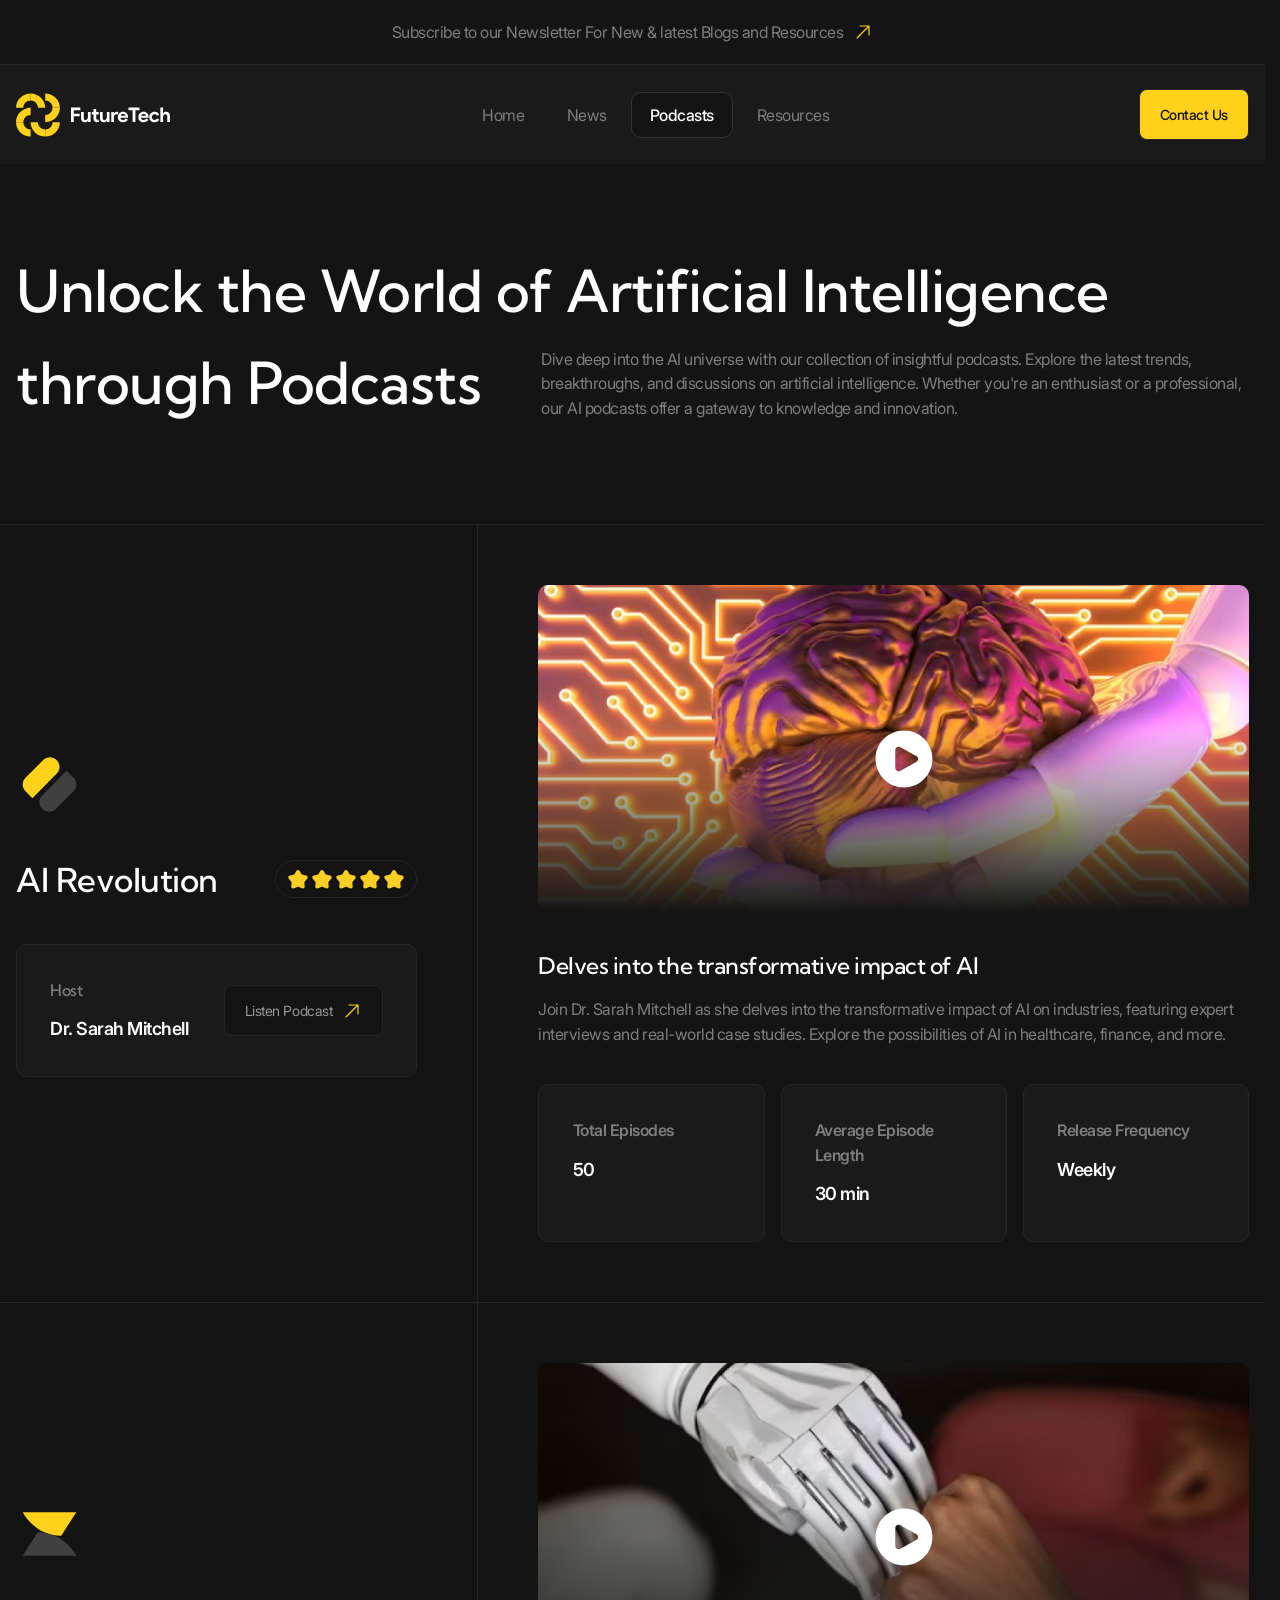
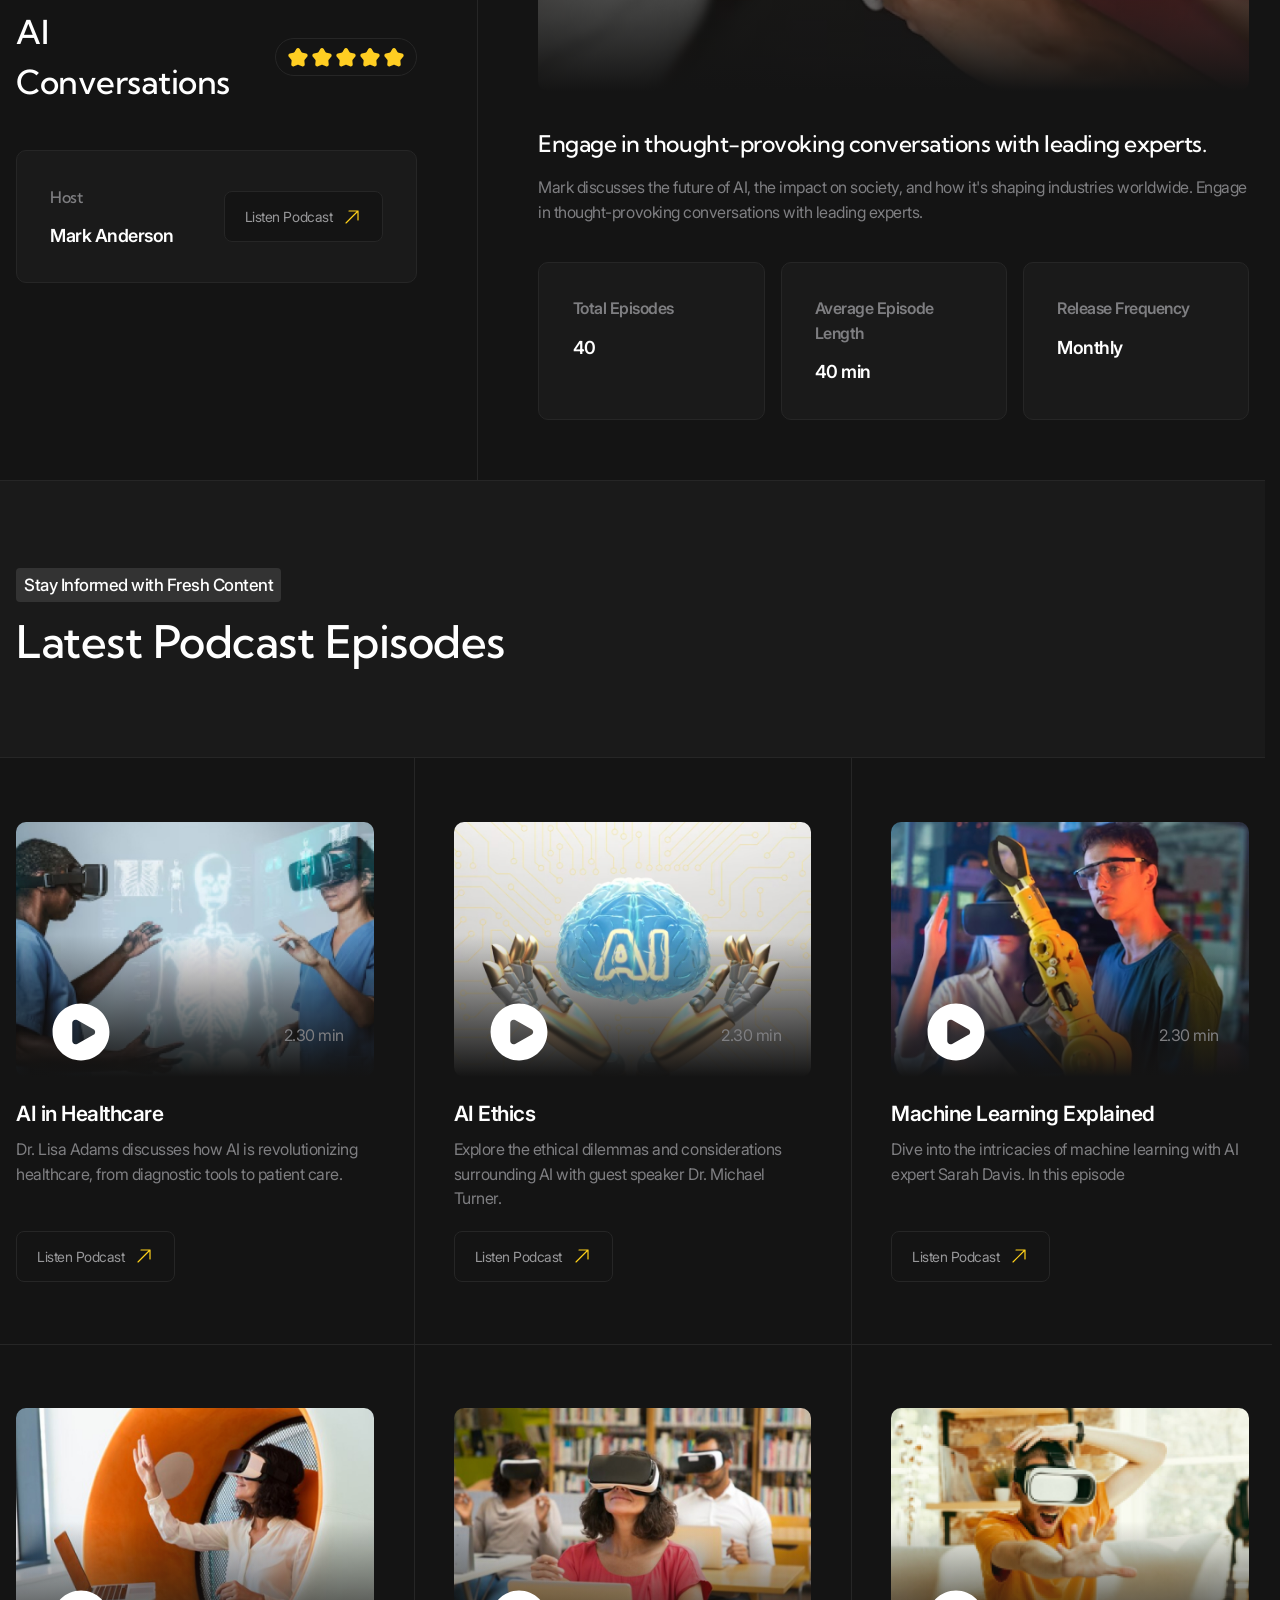
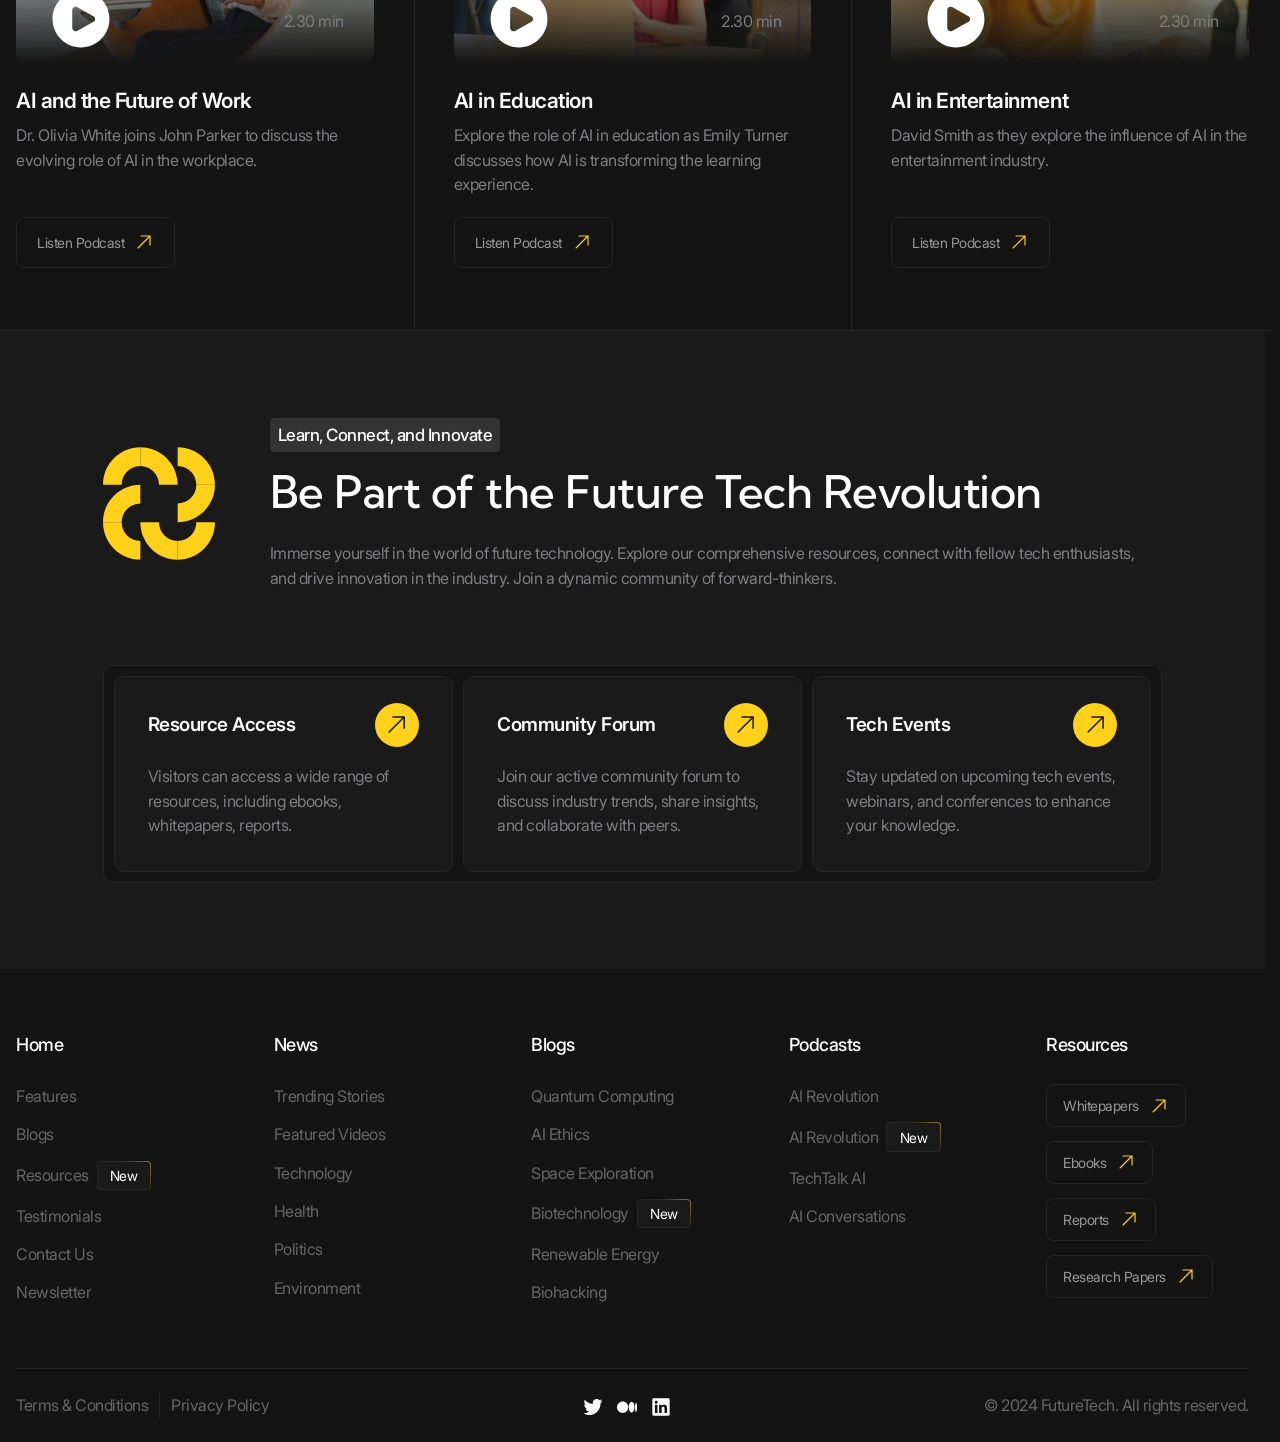
<file: podcasts.html>
<!DOCTYPE html>
<html lang="en">
  <head>
    <meta charset="UTF-8" />
    <meta http-equiv="X-UA-Compatible" content="IE=edge" />
    <meta
      name="viewport"
      content="width=device-width, user-scalable=no, initial-scale=1.0 maximum-scale=1.0, minimum-scale=1.0"
    />
    <title>Future Tech | Podcasts</title>
    <link rel="stylesheet" href="/styles/main.css" />
    <script src="/scripts/main.js" type="module" defer></script>
  </head>

  <body>
    <header class="header" data-js-header>
      <div class="header__promo">
        <div class="header__promo-inner container">
          <a href="/" class="header__promo-link"
            ><span class="icon icon--yellow-arrow"
              >Subscribe to our Newsletter For New & latest Blogs and
              Resources</span
            >
          </a>
        </div>
      </div>
      <div class="header__body">
        <div class="header__body-inner container">
          <a href="/" class="header__logo logo" title="Home" aria-label="Home">
            <img
              src="/images/logo.svg"
              alt=""
              class="logo__image"
              width="179"
              height="50"
            />
          </a>
          <div class="header__overlay" data-js-header-overlay>
            <nav class="header__menu">
              <ul class="header__menu-list">
                <li class="header__menu-item">
                  <a href="/index.html" class="header__menu-link">Home</a>
                </li>
                <li class="header__menu-item">
                  <a href="/news.html" class="header__menu-link">News</a>
                </li>
                <li class="header__menu-item">
                  <a href="/podcasts.html" class="header__menu-link is-active"
                    >Podcasts</a
                  >
                </li>
                <li class="header__menu-item">
                  <a href="/resources.html" class="header__menu-link"
                    >Resources</a
                  >
                </li>
              </ul>
            </nav>
            <a
              href="/contacts.html"
              class="header__contact-us-link button button--accent"
              >Contact Us</a
            >
          </div>
          <button
            class="header__burger-button burger-button visible-mobile"
            type="button"
            aria-label="Open menu"
            title="Open menu"
            data-js-header-burger-button
          >
            <span class="burger-button__line"></span>
            <span class="burger-button__line"></span>
            <span class="burger-button__line"></span>
          </button>
        </div>
      </div>
    </header>

    <main>
      <section class="hero-alt" aria-labelledby="podcasts-title">
        <header class="hero-alt__header">
          <div class="hero-alt__header-inner container">
            <h1 class="hero-alt__title" id="podcasts-title">
              Unlock the World of Artificial Intelligence
              <span class="hero-alt__title-hidden-part">through Podcasts</span>
            </h1>
            <p class="hero-alt__subtitle h1 hidden-mobile" aria-hidden="true">
              through Podcasts
            </p>
            <p class="hero-alt__description">
              Dive deep into the AI universe with our collection of insightful
              podcasts. Explore the latest trends, breakthroughs, and
              discussions on artificial intelligence. Whether you're an
              enthusiast or a professional, our AI podcasts offer a gateway to
              knowledge and innovation.
            </p>
          </div>
        </header>
        <div class="hero-alt__body">
          <ul class="list">
            <li class="list__item">
              <div class="card container">
                <div class="card__preview">
                  <div class="card__preview-main">
                    <img
                      src="/images/podcasts/1.svg"
                      alt=""
                      class="card__preview-icon"
                      width="80"
                      height="80"
                      loading="lazy"
                    />
                    <div class="card__preview-info">
                      <h2 class="card__preview-title h3">AI Revolution</h2>
                      <div
                        class="card__rating-view rating-view"
                        aria-label="rating 5 stars"
                        title="rating 5 stars"
                      >
                        <div class="rating-view__star is-active"></div>
                        <div class="rating-view__star is-active"></div>
                        <div class="rating-view__star is-active"></div>
                        <div class="rating-view__star is-active"></div>
                        <div class="rating-view__star is-active"></div>
                      </div>
                    </div>
                  </div>
                  <div class="card__preview-extra">
                    <div class="card__cell tile">
                      <h3 class="card__cell-subtitle">Host</h4>
                      <p class="card__cell-description h6">
                        Dr. Sarah Mitchell
                      </p>
                      <a href="/" class="card__cell-link button">
                        <span class="icon icon--yellow-arrow">Listen Podcast</span>
                      </a>
                    </div>
                  </div>
                </div>
                <div class="card__body">
                    <div class="card__grid card__grid--3-cols">
                        <div class="card__cell card__cell--wide">
                            <div class="video-player" data-js-video-player>
                                <video
                                    src="/videos/file_example_MP4_480_1_5MG.mp4"
                                    class="video-player__video"
                                    width="917"
                                    height="412"
                                    poster="/images/podcasts/poster-1.jpg"
                                    data-js-video-player-video
                                ></video>
                                <div class="video-player__panel video-player__panel--center is-active" data-js-video-player-panel>
                                    <button
                                        class="video-player__button"
                                        type="button"
                                        aria-label="play video"
                                        title="play video"
                                        data-js-video-player-button
                                        >
                                        <svg
                                          width="70"
                                          height="70"
                                          viewBox="0 0 70 70"
                                          fill="none"
                                          xmlns="http://www.w3.org/2000/svg"
                                        >
                                          <path
                                            fill-rule="evenodd"
                                            clip-rule="evenodd"
                                            d="M6.5625 35C6.5625 19.2944 19.2944 6.5625 35 6.5625C50.7056 6.5625 63.4375 19.2944 63.4375 35C63.4375 50.7056 50.7056 63.4375 35 63.4375C19.2944 63.4375 6.5625 50.7056 6.5625 35ZM47.4663 32.1318C49.7167 33.382 49.7167 36.6183 47.4663 37.8685L31.1248 46.9471C28.9377 48.1621 26.25 46.5807 26.25 44.0788V25.9215C26.25 23.4196 28.9377 21.8381 31.1248 23.0531L47.4663 32.1318Z"
                                            fill="white"
                                          />
                                        </svg>
                                    </button>
                                </div>
                            </div>
                        </div>
                        <div class="card__cell card__cell--wide">
                            <h3 class="card__cell-title h4">
                              Delves into the transformative impact of AI
                            </h4>
                            <p class="card__cell-description">
                              Join Dr. Sarah Mitchell as she delves into the
                              transformative impact of AI on industries, featuring
                              expert interviews and real-world case studies. Explore the
                              possibilities of AI in healthcare, finance, and more.
                            </p>
                        </div>
                        <div class="card__cell tile">
                            <h4 class="card__cell-subtitle">Total Episodes</h4>
                            <p class="card__cell-description h6">50</p>
                        </div>
                        <div class="card__cell tile">
                            <h4 class="card__cell-subtitle">Average Episode Length</h4>
                            <p class="card__cell-description h6">30 min</p>
                        </div>
                        <div class="card__cell tile">
                            <h4 class="card__cell-subtitle">Release Frequency</h4>
                            <p class="card__cell-description h6">Weekly</p>
                        </div>
                    </div>
                  
                </div>
              </div>
            </li>
            <li class="list__item">
              <div class="card container">
                <div class="card__preview">
                  <div class="card__preview-main">
                    <img
                      src="/images/podcasts/2.svg"
                      alt=""
                      class="card__preview-icon"
                      width="80"
                      height="80"
                      loading="lazy"
                    />
                    <div class="card__preview-info">
                      <h3 class="card__preview-title">AI Conversations</h3>
                      <div
                        class="card__rating-view rating-view"
                        aria-label="rating 5 stars"
                        title="rating 5 stars"
                      >
                        <div class="rating-view__star is-active"></div>
                        <div class="rating-view__star is-active"></div>
                        <div class="rating-view__star is-active"></div>
                        <div class="rating-view__star is-active"></div>
                        <div class="rating-view__star is-active"></div>
                      </div>
                    </div>
                  </div>
                  <div class="card__preview-extra">
                    <div class="card__cell tile">
                      <h3 class="card__cell-subtitle">Host</h4>
                      <p class="card__cell-description h6">Mark Anderson</p>
                      <a href="/" class="card__cell-link button">
                        <span class="icon icon--yellow-arrow"
                          >Listen Podcast</span
                        >
                      </a>
                    </div>
                  </div>
                </div>
                <div class="card__body">
                    <div class="card__grid card__grid--3-cols">
                        <div class="card__cell card__cell--wide">
                            <div class="video-player" data-js-video-player>
                                <video
                                    src="/videos/file_example_MP4_480_1_5MG.mp4"
                                    class="video-player__video"
                                    width="917"
                                    height="412"
                                    poster="/images/podcasts/poster-2.jpg"
                                    data-js-video-player-video
                                ></video>
                                <div class="video-player__panel video-player__panel--center is-active" data-js-video-player-panel>
                                    <button
                                        class="video-player__button"
                                        type="button"
                                        aria-label="play video"
                                        title="play video"
                                        data-js-video-player-button
                                        >
                                        <svg
                                          width="70"
                                          height="70"
                                          viewBox="0 0 70 70"
                                          fill="none"
                                          xmlns="http://www.w3.org/2000/svg"
                                        >
                                          <path
                                            fill-rule="evenodd"
                                            clip-rule="evenodd"
                                            d="M6.5625 35C6.5625 19.2944 19.2944 6.5625 35 6.5625C50.7056 6.5625 63.4375 19.2944 63.4375 35C63.4375 50.7056 50.7056 63.4375 35 63.4375C19.2944 63.4375 6.5625 50.7056 6.5625 35ZM47.4663 32.1318C49.7167 33.382 49.7167 36.6183 47.4663 37.8685L31.1248 46.9471C28.9377 48.1621 26.25 46.5807 26.25 44.0788V25.9215C26.25 23.4196 28.9377 21.8381 31.1248 23.0531L47.4663 32.1318Z"
                                            fill="white"
                                          />
                                        </svg>
                                    </button>
                                </div>
                            </div>
                        </div>
                        <div class="card__cell card__cell--wide">
                            <h3 class="card__cell-title h4">
                              Engage in thought-provoking conversations with leading
                              experts.
                            </h4>
                            <p class="card__cell-description">
                              Mark discusses the future of AI, the impact on society,
                              and how it's shaping industries worldwide. Engage in
                              thought-provoking conversations with leading experts.
                            </p>
                        </div>
                        <div class="card__cell tile">
                            <h4 class="card__cell-subtitle">Total Episodes</h4>
                            <p class="card__cell-description h6">40</p>
                        </div>
                        <div class="card__cell tile">
                            <h4 class="card__cell-subtitle">Average Episode Length</h4>
                            <p class="card__cell-description h6">40 min</p>
                        </div>
                        <div class="card__cell tile">
                            <h4 class="card__cell-subtitle">Release Frequency</h4>
                            <p class="card__cell-description h6">Monthly</p>
                        </div>
                    </div>
                </div>
              </div>
            </li>
          </ul>
        </div>
      </section>

      <section class="section" aria-labelledby="podcasts-episodes-title">
        <header class="section__header">
            <div class="section__header-inner container">
                <div class="section__header-info">
                    <p class="section__subtitle tag">Stay Informed with Fresh Content</p>
                    <h2 class="section__title" id="podcasts-episodes-title">Latest Podcast Episodes</h2>
                </div>
            </div>
        </header>
        <div class="section__body">
            <ul class="bordered-grid bordered-grid--3-cols container">
                <li class="bordered-grid__item">
                    <div class="video-card">
                        <div
                          class="video-card__player video-player"
                          data-js-video-player
                        >
                          <video
                            src="/videos/file_example_MP4_480_1_5MG.mp4"
                            class="video-player__video video-player__video--small"
                            width="470"
                            height="290"
                            poster="./images/podcasts/episod-1.jpg"
                            data-js-video-player-video
                          ></video>
                          <div
                            class="video-player__panel is-active"
                            data-js-video-player-panel
                          >
                            <button
                              class="video-player__button"
                              type="button"
                              aria-label="play video"
                              title="play video"
                              data-js-video-player-button
                            >
                              <svg
                                width="70"
                                height="70"
                                viewBox="0 0 70 70"
                                fill="none"
                                xmlns="http://www.w3.org/2000/svg"
                              >
                                <path
                                  fill-rule="evenodd"
                                  clip-rule="evenodd"
                                  d="M6.5625 35C6.5625 19.2944 19.2944 6.5625 35 6.5625C50.7056 6.5625 63.4375 19.2944 63.4375 35C63.4375 50.7056 50.7056 63.4375 35 63.4375C19.2944 63.4375 6.5625 50.7056 6.5625 35ZM47.4663 32.1318C49.7167 33.382 49.7167 36.6183 47.4663 37.8685L31.1248 46.9471C28.9377 48.1621 26.25 46.5807 26.25 44.0788V25.9215C26.25 23.4196 28.9377 21.8381 31.1248 23.0531L47.4663 32.1318Z"
                                  fill="white"
                                />
                              </svg>
                            </button>
                            <div class="video-player__duration">2.30 min</div>
                          </div>
                        </div>
                        <div class="video-card__body">
                          <h3 class="video-card__title h5">
                            AI in Healthcare
                          </h3>
                          <div class="video-card__description">
                            <p>
                                Dr. Lisa Adams discusses how AI is revolutionizing healthcare, from diagnostic tools to patient care.
                            </p>
                          </div>
                        </div>
                        <a href="/" class="video-card__link button">
                            <span class="icon icon--yellow-arrow">Listen Podcast</span>
                        </a>
                      </div>
                </li>
                <li class="bordered-grid__item">
                    <div class="video-card">
                        <div
                          class="video-card__player video-player"
                          data-js-video-player
                        >
                          <video
                            src="/videos/file_example_MP4_480_1_5MG.mp4"
                            class="video-player__video video-player__video--small"
                            width="470"
                            height="290"
                            poster="./images/podcasts/episod-2.jpg"
                            data-js-video-player-video
                          ></video>
                          <div
                            class="video-player__panel is-active"
                            data-js-video-player-panel
                          >
                            <button
                              class="video-player__button"
                              type="button"
                              aria-label="play video"
                              title="play video"
                              data-js-video-player-button
                            >
                              <svg
                                width="70"
                                height="70"
                                viewBox="0 0 70 70"
                                fill="none"
                                xmlns="http://www.w3.org/2000/svg"
                              >
                                <path
                                  fill-rule="evenodd"
                                  clip-rule="evenodd"
                                  d="M6.5625 35C6.5625 19.2944 19.2944 6.5625 35 6.5625C50.7056 6.5625 63.4375 19.2944 63.4375 35C63.4375 50.7056 50.7056 63.4375 35 63.4375C19.2944 63.4375 6.5625 50.7056 6.5625 35ZM47.4663 32.1318C49.7167 33.382 49.7167 36.6183 47.4663 37.8685L31.1248 46.9471C28.9377 48.1621 26.25 46.5807 26.25 44.0788V25.9215C26.25 23.4196 28.9377 21.8381 31.1248 23.0531L47.4663 32.1318Z"
                                  fill="white"
                                />
                              </svg>
                            </button>
                            <div class="video-player__duration">2.30 min</div>
                          </div>
                        </div>
                        <div class="video-card__body">
                          <h3 class="video-card__title h5">
                            AI Ethics
                          </h3>
                          <div class="video-card__description">
                            <p>
                                Explore the ethical dilemmas and considerations surrounding AI with guest speaker Dr. Michael Turner.
                            </p>
                          </div>
                        </div>
                        <a href="/" class="video-card__link button">
                            <span class="icon icon--yellow-arrow">Listen Podcast</span>
                        </a>
                    </div>
                </li>
                <li class="bordered-grid__item">
                    <div class="video-card">
                        <div
                          class="video-card__player video-player"
                          data-js-video-player
                        >
                          <video
                            src="/videos/file_example_MP4_480_1_5MG.mp4"
                            class="video-player__video video-player__video--small"
                            width="470"
                            height="290"
                            poster="./images/podcasts/episod-3.jpg"
                            data-js-video-player-video
                          ></video>
                          <div
                            class="video-player__panel is-active"
                            data-js-video-player-panel
                          >
                            <button
                              class="video-player__button"
                              type="button"
                              aria-label="play video"
                              title="play video"
                              data-js-video-player-button
                            >
                              <svg
                                width="70"
                                height="70"
                                viewBox="0 0 70 70"
                                fill="none"
                                xmlns="http://www.w3.org/2000/svg"
                              >
                                <path
                                  fill-rule="evenodd"
                                  clip-rule="evenodd"
                                  d="M6.5625 35C6.5625 19.2944 19.2944 6.5625 35 6.5625C50.7056 6.5625 63.4375 19.2944 63.4375 35C63.4375 50.7056 50.7056 63.4375 35 63.4375C19.2944 63.4375 6.5625 50.7056 6.5625 35ZM47.4663 32.1318C49.7167 33.382 49.7167 36.6183 47.4663 37.8685L31.1248 46.9471C28.9377 48.1621 26.25 46.5807 26.25 44.0788V25.9215C26.25 23.4196 28.9377 21.8381 31.1248 23.0531L47.4663 32.1318Z"
                                  fill="white"
                                />
                              </svg>
                            </button>
                            <div class="video-player__duration">2.30 min</div>
                          </div>
                        </div>
                        <div class="video-card__body">
                          <h3 class="video-card__title h5">
                            Machine Learning Explained
                          </h3>
                          <div class="video-card__description">
                            <p>
                                Dive into the intricacies of machine learning with AI expert Sarah Davis. In this episode
                            </p>
                          </div>
                        </div>
                        <a href="/" class="video-card__link button">
                            <span class="icon icon--yellow-arrow">Listen Podcast</span>
                          </a>
                      </div>
                </li>
                <li class="bordered-grid__item">
                    <div class="video-card">
                        <div
                          class="video-card__player video-player"
                          data-js-video-player
                        >
                          <video
                            src="/videos/file_example_MP4_480_1_5MG.mp4"
                            class="video-player__video video-player__video--small"
                            width="470"
                            height="290"
                            poster="./images/podcasts/episod-4.jpg"
                            data-js-video-player-video
                          ></video>
                          <div
                            class="video-player__panel is-active"
                            data-js-video-player-panel
                          >
                            <button
                              class="video-player__button"
                              type="button"
                              aria-label="play video"
                              title="play video"
                              data-js-video-player-button
                            >
                              <svg
                                width="70"
                                height="70"
                                viewBox="0 0 70 70"
                                fill="none"
                                xmlns="http://www.w3.org/2000/svg"
                              >
                                <path
                                  fill-rule="evenodd"
                                  clip-rule="evenodd"
                                  d="M6.5625 35C6.5625 19.2944 19.2944 6.5625 35 6.5625C50.7056 6.5625 63.4375 19.2944 63.4375 35C63.4375 50.7056 50.7056 63.4375 35 63.4375C19.2944 63.4375 6.5625 50.7056 6.5625 35ZM47.4663 32.1318C49.7167 33.382 49.7167 36.6183 47.4663 37.8685L31.1248 46.9471C28.9377 48.1621 26.25 46.5807 26.25 44.0788V25.9215C26.25 23.4196 28.9377 21.8381 31.1248 23.0531L47.4663 32.1318Z"
                                  fill="white"
                                />
                              </svg>
                            </button>
                            <div class="video-player__duration">2.30 min</div>
                          </div>
                        </div>
                        <div class="video-card__body">
                          <h3 class="video-card__title h5">
                            AI and the Future of Work
                          </h3>
                          <div class="video-card__description">
                            <p>
                                Dr. Olivia White joins John Parker to discuss the evolving role of AI in the workplace.
                            </p>
                          </div>
                        </div>
                        <a href="/" class="video-card__link button">
                            <span class="icon icon--yellow-arrow">Listen Podcast</span>
                        </a>
                      </div>
                </li>
                <li class="bordered-grid__item">
                    <div class="video-card">
                        <div
                          class="video-card__player video-player"
                          data-js-video-player
                        >
                          <video
                            src="/videos/file_example_MP4_480_1_5MG.mp4"
                            class="video-player__video video-player__video--small"
                            width="470"
                            height="290"
                            poster="./images/podcasts/episod-5.jpg"
                            data-js-video-player-video
                          ></video>
                          <div
                            class="video-player__panel is-active"
                            data-js-video-player-panel
                          >
                            <button
                              class="video-player__button"
                              type="button"
                              aria-label="play video"
                              title="play video"
                              data-js-video-player-button
                            >
                              <svg
                                width="70"
                                height="70"
                                viewBox="0 0 70 70"
                                fill="none"
                                xmlns="http://www.w3.org/2000/svg"
                              >
                                <path
                                  fill-rule="evenodd"
                                  clip-rule="evenodd"
                                  d="M6.5625 35C6.5625 19.2944 19.2944 6.5625 35 6.5625C50.7056 6.5625 63.4375 19.2944 63.4375 35C63.4375 50.7056 50.7056 63.4375 35 63.4375C19.2944 63.4375 6.5625 50.7056 6.5625 35ZM47.4663 32.1318C49.7167 33.382 49.7167 36.6183 47.4663 37.8685L31.1248 46.9471C28.9377 48.1621 26.25 46.5807 26.25 44.0788V25.9215C26.25 23.4196 28.9377 21.8381 31.1248 23.0531L47.4663 32.1318Z"
                                  fill="white"
                                />
                              </svg>
                            </button>
                            <div class="video-player__duration">2.30 min</div>
                          </div>
                        </div>
                        <div class="video-card__body">
                          <h3 class="video-card__title h5">
                            AI in Education
                          </h3>
                          <div class="video-card__description">
                            <p>
                                Explore the role of AI in education as Emily Turner discusses how AI is transforming the learning experience.
                            </p>
                          </div>
                        </div>
                        <a href="/" class="video-card__link button">
                            <span class="icon icon--yellow-arrow">Listen Podcast</span>
                        </a>
                      </div>
                </li>
                <li class="bordered-grid__item">
                    <div class="video-card">
                        <div
                          class="video-card__player video-player"
                          data-js-video-player
                        >
                          <video
                            src="/videos/file_example_MP4_480_1_5MG.mp4"
                            class="video-player__video video-player__video--small"
                            width="470"
                            height="290"
                            poster="./images/podcasts/episod-6.jpg"
                            data-js-video-player-video
                          ></video>
                          <div
                            class="video-player__panel is-active"
                            data-js-video-player-panel
                          >
                            <button
                              class="video-player__button"
                              type="button"
                              aria-label="play video"
                              title="play video"
                              data-js-video-player-button
                            >
                              <svg
                                width="70"
                                height="70"
                                viewBox="0 0 70 70"
                                fill="none"
                                xmlns="http://www.w3.org/2000/svg"
                              >
                                <path
                                  fill-rule="evenodd"
                                  clip-rule="evenodd"
                                  d="M6.5625 35C6.5625 19.2944 19.2944 6.5625 35 6.5625C50.7056 6.5625 63.4375 19.2944 63.4375 35C63.4375 50.7056 50.7056 63.4375 35 63.4375C19.2944 63.4375 6.5625 50.7056 6.5625 35ZM47.4663 32.1318C49.7167 33.382 49.7167 36.6183 47.4663 37.8685L31.1248 46.9471C28.9377 48.1621 26.25 46.5807 26.25 44.0788V25.9215C26.25 23.4196 28.9377 21.8381 31.1248 23.0531L47.4663 32.1318Z"
                                  fill="white"
                                />
                              </svg>
                            </button>
                            <div class="video-player__duration">2.30 min</div>
                          </div>
                        </div>
                        <div class="video-card__body">
                          <h3 class="video-card__title h5">
                            AI in Entertainment
                          </h3>
                          <div class="video-card__description">
                            <p>
                                David Smith as they explore the influence of AI in the entertainment industry.
                            </p>
                          </div>
                        </div>
                        <a href="/" class="video-card__link button">
                            <span class="icon icon--yellow-arrow">Listen Podcast</span>
                        </a>
                      </div>
                </li>
            </ul>
        </div>
      </section>

      <section class="about" aria-labelledby="about-title">
        <div class="about__inner container">
          <header class="about__header">
            <img
              src="/images/about/icon.svg"
              alt=""
              class="about__icon"
              width="150"
              height="150"
              loading="lazy"
            />
            <div class="about__info">
              <p class="about__subtitle tag">Learn, Connect, and Innovate</p>
              <h2 class="about__title" id="about-title">
                Be Part of the Future Tech Revolution
              </h2>
            </div>
            <div class="about__description hidden-mobile">
              <p>
                Immerse yourself in the world of future technology. Explore our
                comprehensive resources, connect with fellow tech enthusiasts,
                and drive innovation in the industry. Join a dynamic community
                of forward-thinkers.
              </p>
            </div>
            <div class="about__description visible-mobile">
              <p>
                Immerse yourself in the world of future technology. Explore our
                comprehensive resources.
              </p>
            </div>
          </header>
          <ul class="about__list">
            <li class="abou__item">
              <a href="/" class="about-card tile">
                <h3 class="about-card__title circle-icon">Resource Access</h3>
                <div class="about-card__description">
                  <p>
                    Visitors can access a wide range of resources, including
                    ebooks, whitepapers, reports.
                  </p>
                </div>
              </a>
            </li>
            <li class="about__item">
              <a href="/" class="about-card tile">
                <h3 class="about-card__title circle-icon">Community Forum</h3>
                <div class="about-card__description">
                  <p>
                    Join our active community forum to discuss industry trends,
                    share insights, and collaborate with peers.
                  </p>
                </div>
              </a>
            </li>
            <li class="about__item">
              <a href="/" class="about-card tile">
                <h3 class="about-card__title circle-icon">Tech Events</h3>
                <div class="about-card__description">
                  <p>
                    Stay updated on upcoming tech events, webinars, and
                    conferences to enhance your knowledge.
                  </p>
                </div>
              </a>
            </li>
          </ul>
        </div>
      </section>
    </main>

    <footer class="footer">
      <div class="footer__inner container">
        <div class="footer__body">
          <nav class="footer__menu">
            <div class="footer__menu-column">
              <a href="/" class="footer__menu-main-link h6">Home</a>
              <ul class="footer__menu-list">
                <li class="footer__menu-item">
                  <a href="/" class="footer__menu-link">Features</a>
                </li>
                <li class="footer__menu-item">
                  <a href="/" class="footer__menu-link">Blogs</a>
                </li>
                <li class="footer__menu-item">
                  <a href="/" class="footer__menu-link">Resources</a>
                  <span class="badge">New</span>
                </li>
                <li class="footer__menu-item">
                  <a href="/" class="footer__menu-link">Testimonials</a>
                </li>
                <li class="footer__menu-item">
                  <a href="/" class="footer__menu-link">Contact Us</a>
                </li>
                <li class="footer__menu-item">
                  <a href="/" class="footer__menu-link">Newsletter</a>
                </li>
              </ul>
            </div>
            <div class="footer__menu-column">
              <a href="/" class="footer__menu-main-link h6">News</a>
              <ul class="footer__menu-list">
                <li class="footer__menu-item">
                  <a href="/" class="footer__menu-link">Trending Stories</a>
                </li>
                <li class="footer__menu-item">
                  <a href="/" class="footer__menu-link">Featured Videos</a>
                </li>
                <li class="footer__menu-item">
                  <a href="/" class="footer__menu-link">Technology</a>
                </li>
                <li class="footer__menu-item">
                  <a href="/" class="footer__menu-link">Health</a>
                </li>
                <li class="footer__menu-item">
                  <a href="/" class="footer__menu-link">Politics</a>
                </li>
                <li class="footer__menu-item">
                  <a href="/" class="footer__menu-link">Environment</a>
                </li>
              </ul>
            </div>
            <div class="footer__menu-column">
              <a href="/" class="footer__menu-main-link h6">Blogs</a>
              <ul class="footer__menu-list">
                <li class="footer__menu-item">
                  <a href="/" class="footer__menu-link">Quantum Computing</a>
                </li>
                <li class="footer__menu-item">
                  <a href="/" class="footer__menu-link">AI Ethics</a>
                </li>
                <li class="footer__menu-item">
                  <a href="/" class="footer__menu-link">Space Exploration</a>
                </li>
                <li class="footer__menu-item">
                  <a href="/" class="footer__menu-link">Biotechnology</a>
                  <span class="badge">New</span>
                </li>
                <li class="footer__menu-item">
                  <a href="/" class="footer__menu-link">Renewable Energy</a>
                </li>
                <li class="footer__menu-item">
                  <a href="/" class="footer__menu-link">Biohacking</a>
                </li>
              </ul>
            </div>
            <div class="footer__menu-column">
              <a href="/" class="footer__menu-main-link h6">Podcasts</a>
              <ul class="footer__menu-list">
                <li class="footer__menu-item">
                  <a href="/" class="footer__menu-link">AI Revolution</a>
                </li>
                <li class="footer__menu-item">
                  <a href="/" class="footer__menu-link">AI Revolution</a>
                  <span class="badge">New</span>
                </li>
                <li class="footer__menu-item">
                  <a href="/" class="footer__menu-link">TechTalk AI</a>
                </li>
                <li class="footer__menu-item">
                  <a href="/" class="footer__menu-link">AI Conversations</a>
                </li>
              </ul>
            </div>
            <div class="footer__menu-column">
              <a href="/" class="footer__menu-main-link h6">Resources</a>
              <ul class="footer__menu-list">
                <li class="footer__menu-item">
                  <a href="/" class="footer__menu-link button"
                    ><span class="icon icon--yellow-arrow"> Whitepapers </span>
                  </a>
                </li>
                <li class="footer__menu-item">
                  <a href="/" class="footer__menu-link button"
                    ><span class="icon icon--yellow-arrow"> Ebooks </span>
                  </a>
                </li>
                <li class="footer__menu-item">
                  <a href="/" class="footer__menu-link button"
                    ><span class="icon icon--yellow-arrow"> Reports </span>
                  </a>
                </li>
                <li class="footer__menu-item">
                  <a href="/" class="footer__menu-link button"
                    ><span class="icon icon--yellow-arrow">
                      Research Papers
                    </span>
                  </a>
                </li>
              </ul>
            </div>
          </nav>
        </div>
        <div class="footer__extra">
          <div class="footer__extra-menu">
            <ul class="footer__extra-menu-list">
              <li class="footer__extra-menu-item">
                <a href="/" class="footer__extra-menu-link"
                  >Terms & Conditions</a
                >
              </li>
              <li class="footer__extra-menu-item">
                <a href="/" class="footer__extra-menu-link">Privacy Policy</a>
              </li>
            </ul>
          </div>
          <div class="footer__soc1als soc1als">
            <ul class="soc1als__list">
              <li class="soc1als__item">
                <a
                  href="/"
                  class="soc1als__link"
                  target="_blank"
                  aria-label="Twitter"
                  title="Twitter"
                >
                  <svg
                    width="24"
                    height="24"
                    viewBox="0 0 24 24"
                    fill="none"
                    xmlns="http://www.w3.org/2000/svg"
                  >
                    <path
                      d="M21.0571 7.18114C21.0664 7.39235 21.0664 7.59395 21.0664 7.80515C21.0756 14.2084 16.3712 21.6004 7.76793 21.6004C5.23048 21.6004 2.73933 20.842 0.600098 19.4212C0.970528 19.4692 1.34096 19.4884 1.71139 19.4884C3.81358 19.4884 5.86021 18.7588 7.51789 17.4052C5.51756 17.3668 3.75802 16.0132 3.14681 14.0356C3.85063 14.1796 4.57296 14.1508 5.25826 13.9492C3.08198 13.5076 1.51691 11.5204 1.50765 9.20675C1.50765 9.18755 1.50765 9.16835 1.50765 9.14915C2.15591 9.52355 2.88751 9.73475 3.62837 9.75395C1.58174 8.33315 0.942746 5.50114 2.18369 3.28353C4.5637 6.31714 8.06427 8.15075 11.8241 8.35235C11.4445 6.67234 11.9631 4.90594 13.1762 3.71553C15.0561 1.88193 18.0196 1.97793 19.7977 3.92673C20.8441 3.71553 21.8535 3.31233 22.7704 2.74593C22.4185 3.86913 21.6869 4.81954 20.7145 5.42434C21.6406 5.30914 22.5481 5.04994 23.4001 4.66594C22.7704 5.64514 21.9739 6.48994 21.0571 7.18114Z"
                      fill="white"
                    />
                  </svg>
                </a>
              </li>
              <li class="soc1als__item">
                <a
                  href="/"
                  class="soc1als__link"
                  target="_blank"
                  aria-label="Medium"
                  title="Medium"
                >
                  <svg
                    width="24"
                    height="24"
                    viewBox="0 0 24 24"
                    fill="none"
                    xmlns="http://www.w3.org/2000/svg"
                  >
                    <path
                      d="M13.5374 12.2281C13.5374 15.9988 10.5069 19.0556 6.76883 19.0556C3.03073 19.0556 0 15.9981 0 12.2281C0 8.45806 3.0305 5.40039 6.76883 5.40039C10.5072 5.40039 13.5374 8.45737 13.5374 12.2281Z"
                      fill="white"
                    />
                    <path
                      d="M20.9627 12.2285C20.9627 15.7778 19.4474 18.6563 17.5783 18.6563C15.7091 18.6563 14.1938 15.7778 14.1938 12.2285C14.1938 8.67922 15.7089 5.80078 17.578 5.80078C19.4472 5.80078 20.9625 8.67829 20.9625 12.2285"
                      fill="white"
                    />
                    <path
                      d="M24 12.228C24 15.4073 23.4672 17.9862 22.8097 17.9862C22.1522 17.9862 21.6196 15.408 21.6196 12.228C21.6196 9.04797 22.1525 6.46973 22.8097 6.46973C23.467 6.46973 24 9.04774 24 12.228Z"
                      fill="white"
                    />
                  </svg>
                </a>
              </li>
              <li class="soc1als__item">
                <a
                  href="/"
                  class="soc1als__link"
                  target="_blank"
                  aria-label="LinkedIn"
                  title="LinkedIn"
                >
                  <svg
                    width="24"
                    height="24"
                    viewBox="0 0 24 24"
                    fill="none"
                    xmlns="http://www.w3.org/2000/svg"
                  >
                    <path
                      d="M20.8647 1.59961H3.13554C2.72832 1.59961 2.33777 1.76138 2.04982 2.04933C1.76187 2.33728 1.6001 2.72783 1.6001 3.13505V20.8642C1.6001 21.2714 1.76187 21.6619 2.04982 21.9499C2.33777 22.2378 2.72832 22.3996 3.13554 22.3996H20.8647C21.2719 22.3996 21.6624 22.2378 21.9504 21.9499C22.2383 21.6619 22.4001 21.2714 22.4001 20.8642V3.13505C22.4001 2.72783 22.2383 2.33728 21.9504 2.04933C21.6624 1.76138 21.2719 1.59961 20.8647 1.59961ZM7.79965 19.3186H4.67243V9.38516H7.79965V19.3186ZM6.23388 8.00861C5.87915 8.00661 5.53296 7.89958 5.239 7.70102C4.94504 7.50246 4.71649 7.22127 4.58219 6.89294C4.44789 6.56461 4.41386 6.20386 4.48439 5.8562C4.55492 5.50855 4.72686 5.18958 4.9785 4.93955C5.23014 4.68952 5.5502 4.51964 5.8983 4.45134C6.2464 4.38304 6.60693 4.41939 6.93439 4.5558C7.26185 4.6922 7.54156 4.92255 7.73823 5.21778C7.9349 5.51301 8.03971 5.85988 8.03943 6.21461C8.04278 6.45211 7.99827 6.68784 7.90857 6.90777C7.81887 7.1277 7.68582 7.32732 7.51733 7.49473C7.34884 7.66215 7.14837 7.79392 6.92787 7.88221C6.70736 7.97049 6.47134 8.01348 6.23388 8.00861ZM19.3263 19.3273H16.2005V13.9005C16.2005 12.3001 15.5202 11.8061 14.642 11.8061C13.7147 11.8061 12.8047 12.5052 12.8047 13.9409V19.3273H9.67743V9.39239H12.6848V10.7689H12.7252C13.0271 10.1579 14.0844 9.11361 15.6979 9.11361C17.4428 9.11361 19.3278 10.1493 19.3278 13.1826L19.3263 19.3273Z"
                      fill="white"
                    />
                  </svg>
                </a>
              </li>
            </ul>
          </div>
          <p class="footer__copyright">
            © <time datetime="2024">2024</time> FutureTech. All rights reserved.
          </p>
        </div>
      </div>
    </footer>
  </body>
</html>
</file>
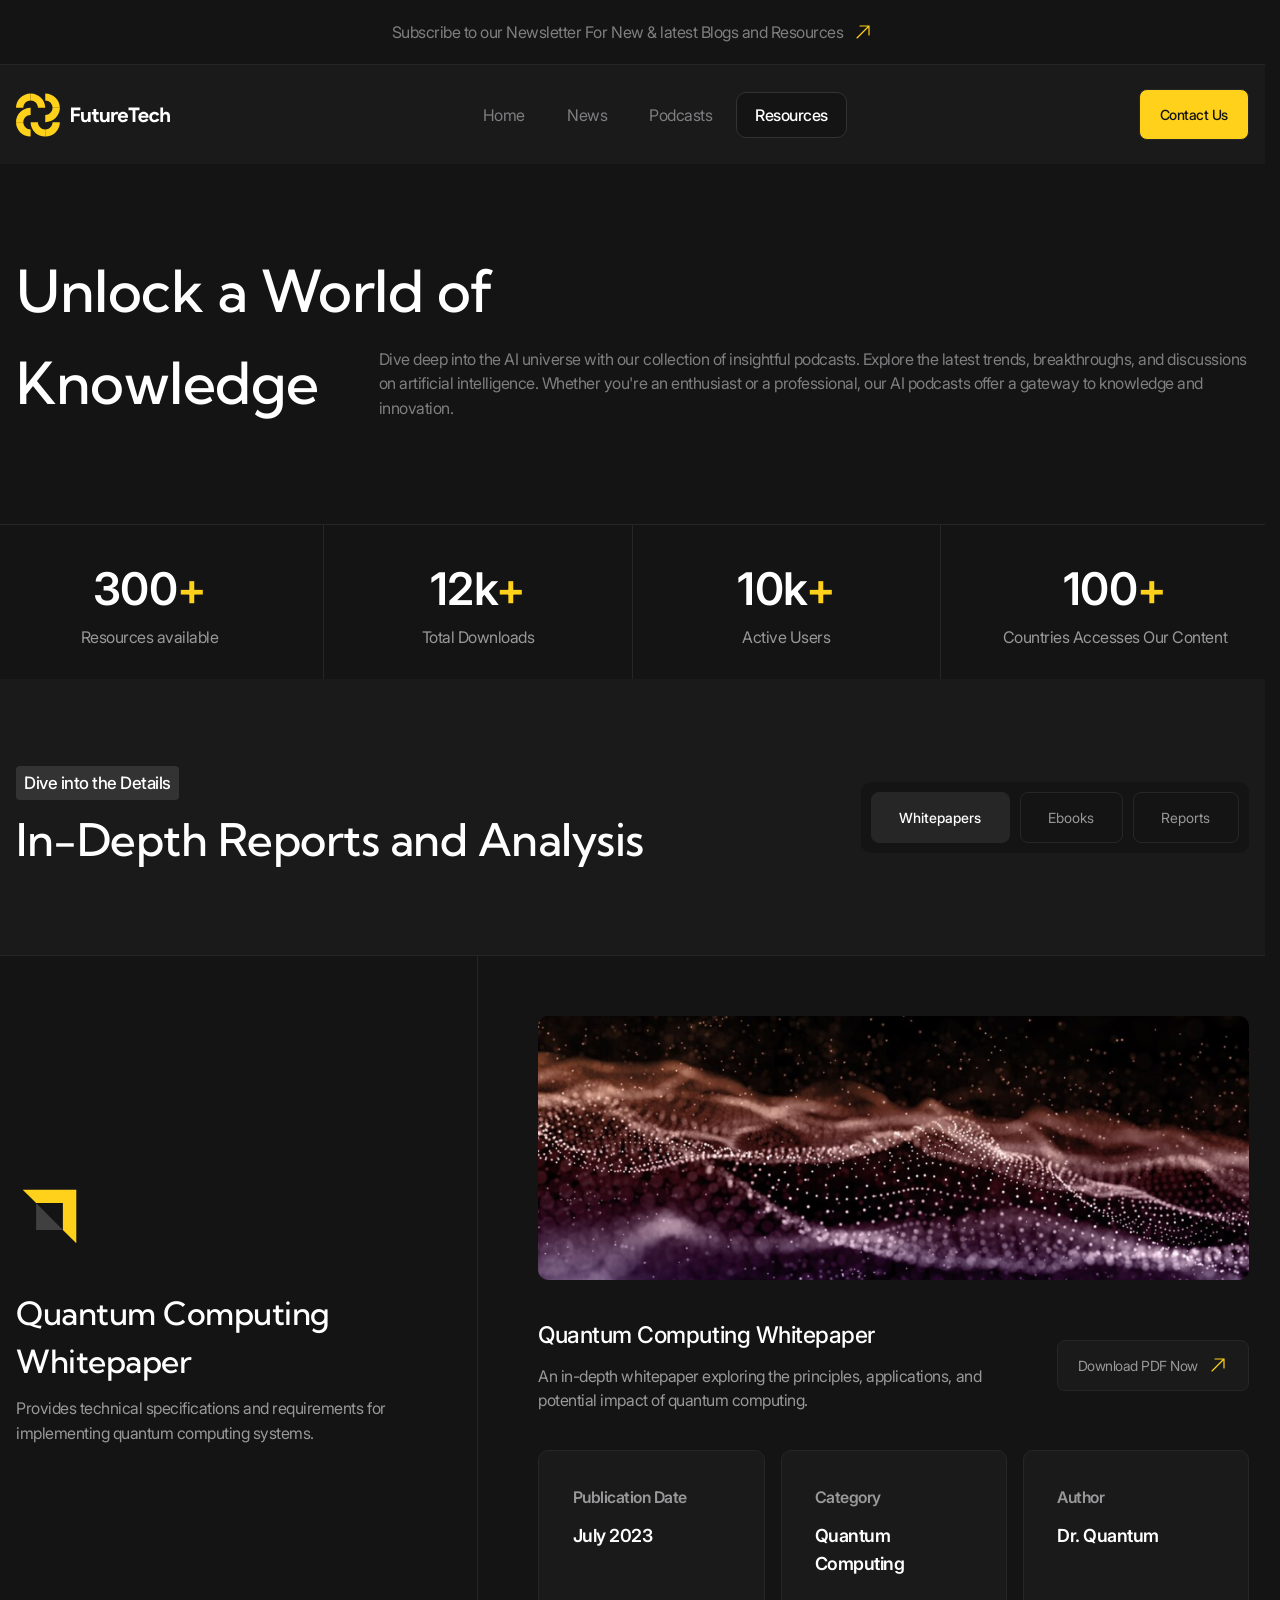
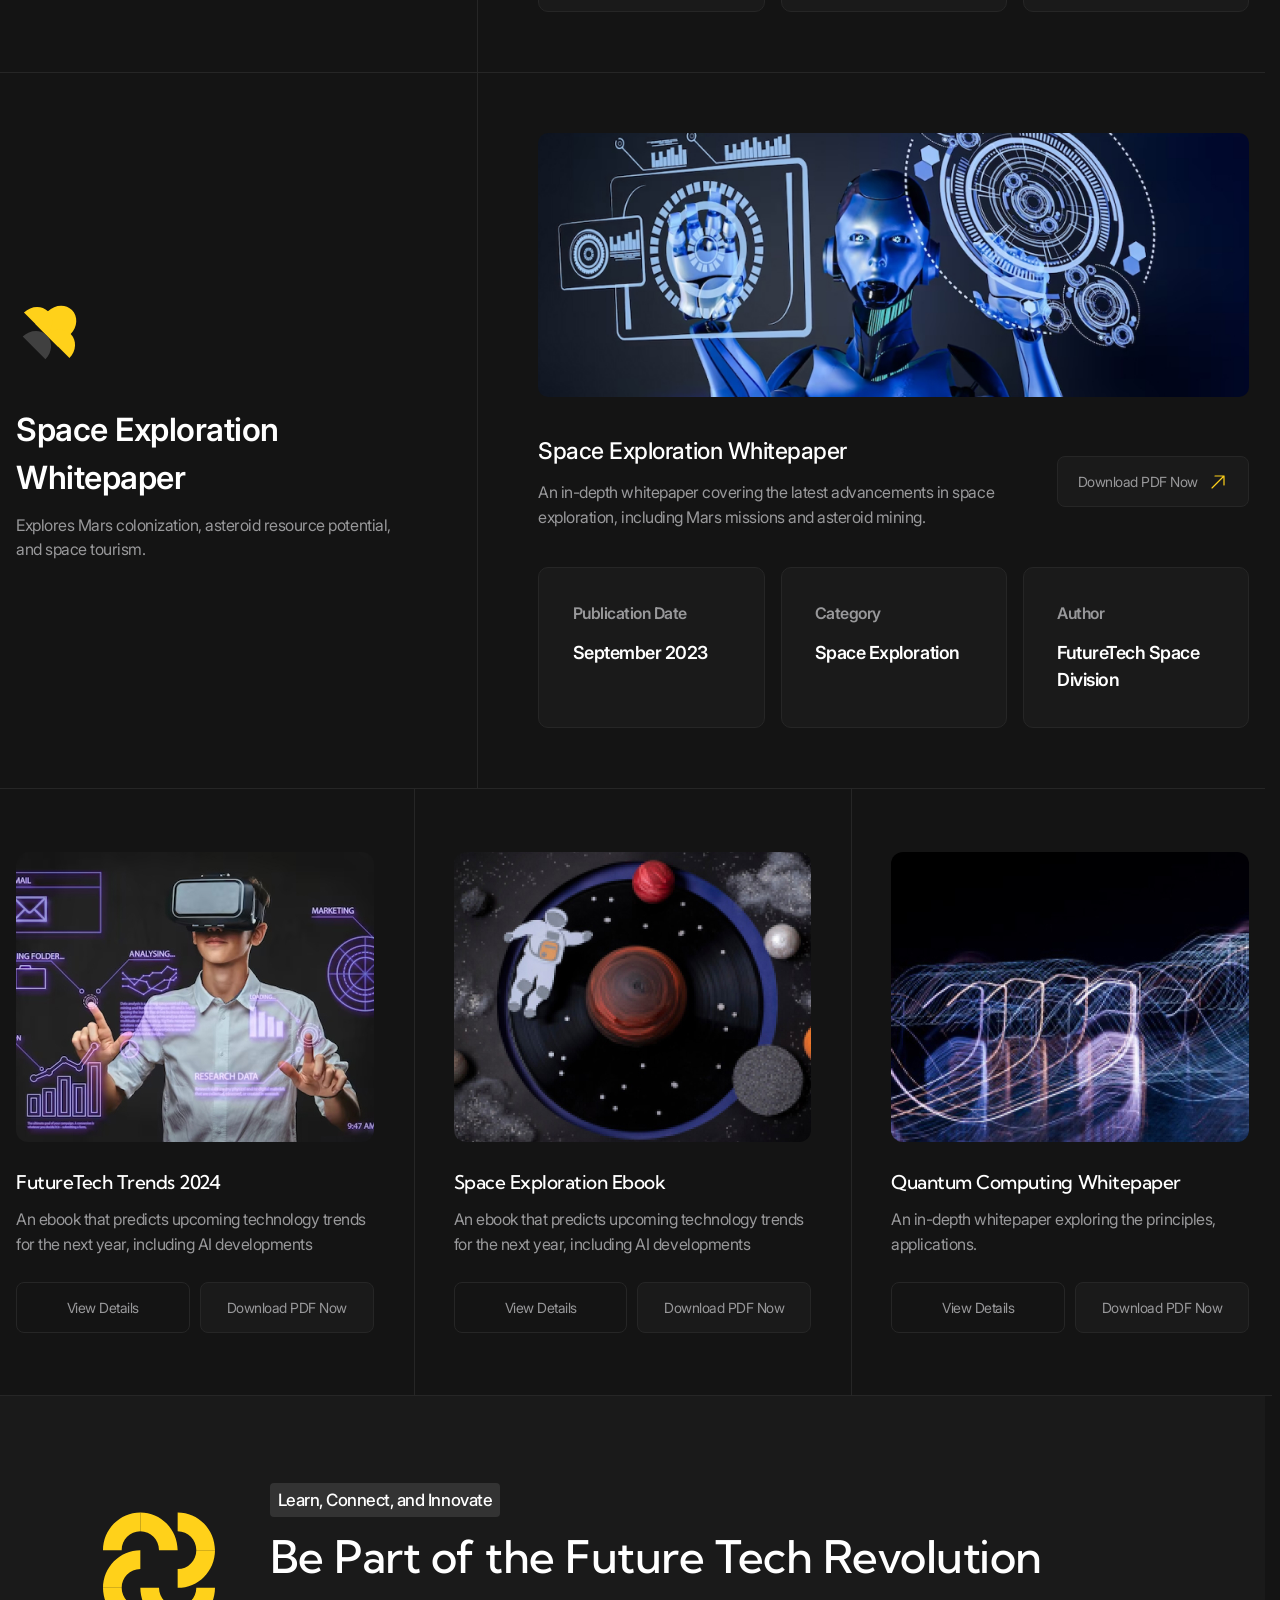
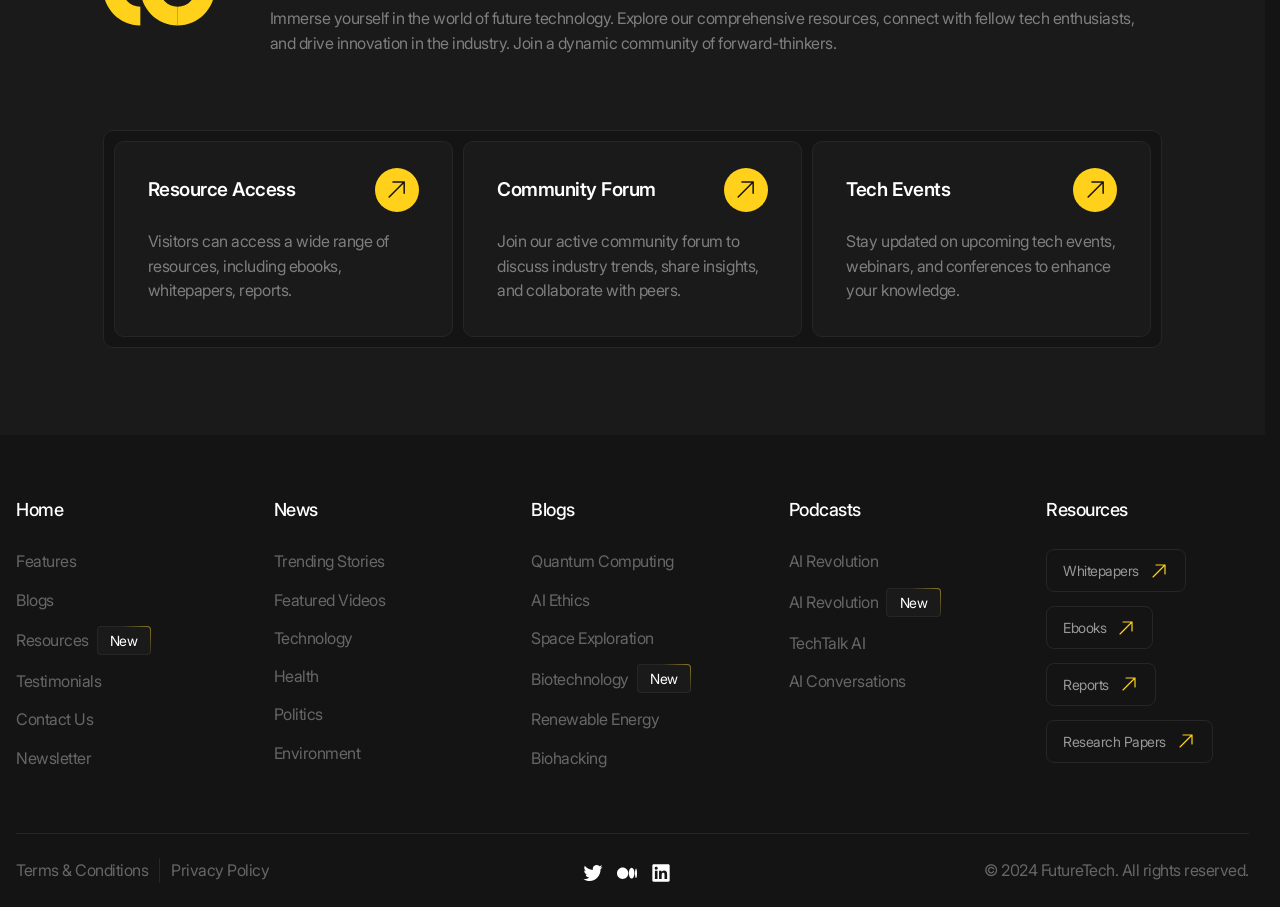
<file: resources.html>
<!DOCTYPE html>
<html lang="en">
  <head>
    <meta charset="UTF-8" />
    <meta http-equiv="X-UA-Compatible" content="IE=edge" />
    <meta
      name="viewport"
      content="width=device-width, user-scalable=no, initial-scale=1.0 maximum-scale=1.0, minimum-scale=1.0"
    />
    <title>Future Tech | Resources</title>
    <link rel="stylesheet" href="/styles/main.css" />
    <script src="/scripts/main.js" type="module" defer></script>
  </head>

  <body>
    <header class="header" data-js-header>
      <div class="header__promo">
        <div class="header__promo-inner container">
          <a href="/" class="header__promo-link"
            ><span class="icon icon--yellow-arrow"
              >Subscribe to our Newsletter For New & latest Blogs and
              Resources</span
            >
          </a>
        </div>
      </div>
      <div class="header__body">
        <div class="header__body-inner container">
          <a href="/" class="header__logo logo" title="Home" aria-label="Home">
            <img
              src="/images/logo.svg"
              alt=""
              class="logo__image"
              width="179"
              height="50"
            />
          </a>
          <div class="header__overlay" data-js-header-overlay>
            <nav class="header__menu">
              <ul class="header__menu-list">
                <li class="header__menu-item">
                  <a href="/index.html" class="header__menu-link">Home</a>
                </li>
                <li class="header__menu-item">
                  <a href="/news.html" class="header__menu-link">News</a>
                </li>
                <li class="header__menu-item">
                  <a href="/podcasts.html" class="header__menu-link"
                    >Podcasts</a
                  >
                </li>
                <li class="header__menu-item">
                  <a href="/resources.html" class="header__menu-link is-active"
                    >Resources</a
                  >
                </li>
              </ul>
            </nav>
            <a
              href="/contacts.html"
              class="header__contact-us-link button button--accent"
              >Contact Us</a
            >
          </div>
          <button
            class="header__burger-button burger-button visible-mobile"
            type="button"
            aria-label="Open menu"
            title="Open menu"
            data-js-header-burger-button
          >
            <span class="burger-button__line"></span>
            <span class="burger-button__line"></span>
            <span class="burger-button__line"></span>
          </button>
        </div>
      </div>
    </header>

    <main>
      <section class="hero-alt" aria-labelledby="resources-title">
        <header class="hero-alt__header">
          <div class="hero-alt__header-inner container">
            <h1 class="hero-alt__title" id="resources-title">
              Unlock a World of
              <span class="hero-alt__title-hidden-part">Knowledge</span>
            </h1>
            <p class="hero-alt__subtitle h1 hidden-mobile" aria-hidden="true">
              Knowledge
            </p>
            <p class="hero-alt__description">
              Dive deep into the AI universe with our collection of insightful
              podcasts. Explore the latest trends, breakthroughs, and
              discussions on artificial intelligence. Whether you're an
              enthusiast or a professional, our AI podcasts offer a gateway to
              knowledge and innovation.
            </p>
          </div>
        </header>
        <div class="hero-alt__body">
          <div class="metrics metrics--4-cols container">
            <dl class="metrics__list">
              <div class="metrics__item">
                <dt class="metrics__key">Resources available</dt>
                <dd class="metrics__value">
                  300<span class="metrics__sign">+</span>
                </dd>
              </div>
              <div class="metrics__item">
                <dt class="metrics__key">Total Downloads</dt>
                <dd class="metrics__value">
                  12k<span class="metrics__sign">+</span>
                </dd>
              </div>
              <div class="metrics__item">
                <dt class="metrics__key">Active Users</dt>
                <dd class="metrics__value">
                  10k<span class="metrics__sign">+</span>
                </dd>
              </div>
              <div class="metrics__item">
                <dt class="metrics__key">Countries Accesses Our Content</dt>
                <dd class="metrics__value">
                  100<span class="metrics__sign">+</span>
                </dd>
              </div>
            </dl>
          </div>
        </div>
      </section>

      <section
        class="section tabs"
        aria-labelledby="reports-title"
        data-js-tabs
      >
        <header class="section__header">
          <div class="section__header-inner container">
            <div class="section__header-info">
              <p class="section__subtitle tag">Dive into the Details</p>
              <h2 class="section__title" id="reports-title">
                In-Depth Reports and Analysis
              </h2>
            </div>
            <div class="section__actions">
              <div
                class="tabs__buttons tabs__buttons--compact"
                role="tablist"
                aria-labelledby="reports-title"
              >
                <button
                  class="tabs__button is-active"
                  type="button"
                  id="tab-1"
                  role="tab"
                  aria-controls="tabpanel-1"
                  data-js-tabs-button
                  aria-selected="true"
                >
                  Whitepapers
                </button>
                <button
                  class="tabs__button"
                  type="button"
                  id="tab-2"
                  role="tab"
                  aria-controls="tabpanel-2"
                  data-js-tabs-button
                  aria-selected="false"
                  tabindex="-1"
                >
                  Ebooks
                </button>
                <button
                  class="tabs__button"
                  type="button"
                  id="tab-3"
                  role="tab"
                  aria-controls="tabpanel-3"
                  data-js-tabs-button
                  aria-selected="false"
                  tabindex="-1"
                >
                  Reports
                </button>
              </div>
            </div>
          </div>
        </header>
        <div class="section__body">
          <div class="tabs__body">
            <div
              class="tabs__content is-active"
              id="tabpanel-1"
              aria-labelledby="tab-1"
              tabindex="0"
              data-js-tabs-content
            >
                <ul class="list">
                <li class="list__item">
                    <div class="card container">
                      <div class="card__preview">
                        <div class="card__preview-main">
                          <img
                            src="/images/reports/1.svg"
                            alt=""
                            class="card__preview-icon"
                            width="80"
                            height="80"
                            loading="lazy"
                          />
                          <div class="card__preview-info">
                            <h3 class="card__preview-title card__preview-title--resources">Quantum Computing Whitepaper</h2>
                            <div class="card__preview-description">
                                <p>Provides technical specifications and requirements for implementing quantum computing systems.</p>
                            </div>
                          </div>
                        </div>
                      </div>
                      <div class="card__body">
                          <div class="card__grid card__grid--3-cols-alt">
                              <div class="card__cell card__cell--wide">
                                  <img src="/images/reports/image-1.jpg" alt="" class="card__cell-image" width="917" height="332" loading="lazy">
                              </div>
                              <div class="card__cell card__cell--wide">
                                  <h4 class="card__cell-title">
                                    Quantum Computing Whitepaper
                                  </h4>
                                  <p class="card__cell-description">
                                    An in-depth whitepaper exploring the principles, applications, and potential impact of quantum computing.
                                  </p>
                                  <a href="/" class="card__cell-link button button--dark-gray">
                                    <span class="icon icon--yellow-arrow">Download PDF Now</span>
                                  </a>
                              </div>
                              <div class="card__cell tile">
                                  <h4 class="card__cell-subtitle">Publication Date</h4>
                                  <p class="card__cell-description h6"> <time datetime="2023-07">July 2023</time> </p>
                              </div>
                              <div class="card__cell tile">
                                  <h4 class="card__cell-subtitle">Category</h4>
                                  <p class="card__cell-description h6">Quantum Computing</p>
                              </div>
                              <div class="card__cell tile card__cell--wide-on-mobile-s">
                                  <h4 class="card__cell-subtitle">Author</h4>
                                  <p class="card__cell-description h6">Dr. Quantum</p>
                              </div>
                          </div>
                      </div>
                    </div>
                </li>
                <li class="list__item">
                    <div class="card container">
                      <div class="card__preview">
                        <div class="card__preview-main">
                          <img
                            src="/images/reports/2.svg"
                            alt=""
                            class="card__preview-icon"
                            width="80"
                            height="80"
                            loading="lazy"
                          />
                          <div class="card__preview-info">
                            <h4 class="card__preview-title card__preview-title--resources">Space Exploration Whitepaper</h2>
                            <div class="card__preview-description">
                                <p>Explores Mars colonization, asteroid resource potential, and space tourism.</p>
                            </div>
                          </div>
                        </div>
                      </div>
                      <div class="card__body">
                          <div class="card__grid card__grid--3-cols-alt">
                              <div class="card__cell card__cell--wide">
                                  <img src="/images/reports/image-2.jpg" alt="" class="card__cell-image" width="917" height="332" loading="lazy">
                              </div>
                              <div class="card__cell card__cell--wide">
                                  <h4 class="card__cell-title">
                                    Space Exploration Whitepaper
                                  </h4>
                                  <p class="card__cell-description">
                                    An in-depth whitepaper covering the latest advancements in space exploration, including Mars missions and asteroid mining.
                                  </p>
                                  <a href="/" class="card__cell-link button button--dark-gray">
                                    <span class="icon icon--yellow-arrow">Download PDF Now</span>
                                  </a>
                              </div>
                              <div class="card__cell tile">
                                  <h4 class="card__cell-subtitle">Publication Date</h4>
                                  <p class="card__cell-description h6"> <time datetime="2023-09">September 2023</time> </p>
                              </div>
                              <div class="card__cell tile">
                                  <h4 class="card__cell-subtitle">Category</h4>
                                  <p class="card__cell-description h6">Space Exploration</p>
                              </div>
                              <div class="card__cell tile card__cell--wide-on-mobile-s">
                                  <h4 class="card__cell-subtitle">Author</h4>
                                  <p class="card__cell-description h6">FutureTech Space Division</p>
                              </div>
                          </div>
                      </div>
                    </div>
                </li>
                </ul>
                <ul class="bordered-grid bordered-grid--3-cols container">
                    <li class="bordered-grid__item">
                        <div class="report-card">
                           <img src="/images/reports/card-1.jpg"
                                alt="" 
                                class="report-card__image"
                                width="470" 
                                height="290"
                                loading="lazy">
                           <div class="report-card__body">
                            <h3 class="report-card__title">FutureTech Trends 2024</h3>
                            <div class="report-card__description">
                                <p>An ebook that predicts upcoming technology trends for the next year, including AI developments</p>
                            </div>
                           </div>
                           <div class="report-card__actions">
                            <a href="/" class="report-card__details-link button">View Details</a>
                            <a href="/" class="report-card__download-link button button--dark-gray" download>Download PDF Now</a>
                           </div>
                        </div>
                    </li>
                    <li class="bordered-grid__item">
                        <div class="report-card">
                        <img src="/images/reports/card-2.jpg" alt="" class="report-card__image" width="470" height="290" loading="lazy">
                        <div class="report-card__body">
                         <h3 class="report-card__title">Space Exploration Ebook</h3>
                         <div class="report-card__description">
                             <p>An ebook that predicts upcoming technology trends for the next year, including AI developments</p>
                         </div>
                        </div>
                        <div class="report-card__actions">
                         <a href="/" class="report-card__details-link button">View Details</a>
                         <a href="/" class="report-card__download-link button button--dark-gray" download>Download PDF Now</a>
                        </div>
                     </div>
                    </li>
                    <li class="bordered-grid__item">
                        <div class="report-card">
                           <img src="/images/reports/card-3.jpg" alt="" class="report-card__image" width="470" height="290" loading="lazy">
                           <div class="report-card__body">
                            <h3 class="report-card__title">Quantum Computing Whitepaper</h3>
                            <div class="report-card__description">
                                <p>An in-depth whitepaper exploring the principles, applications.</p>
                            </div>
                           </div>
                           <div class="report-card__actions">
                            <a href="/" class="report-card__details-link button">View Details</a>
                            <a href="/" class="report-card__download-link button button--dark-gray" download>Download PDF Now</a>
                           </div>
                        </div>
                    </li>
                </ul>
            </div>
            <div
              class="tabs__content"
              id="tabpanel-2"
              aria-labelledby="tab-2"
              tabindex="0"
              data-js-tabs-content
            >
              Lorem ipsum dolor sit amet consectetur adipisicing elit. Ratione
              nesciunt commodi eos rem eaque? Tempora omnis cum ipsa rerum ex
              quae consequatur, ab, accusamus numquam aliquam, quod quidem? Ab,
              unde!Lorem ipsum dolor sit amet consectetur adipisicing elit.
              Ratione nesciunt commodi eos rem eaque? Tempora omnis cum ipsa
              rerum ex quae consequatur, ab, accusamus numquam aliquam, quod
              quidem? Ab, unde!Lorem ipsum dolor sit amet consectetur
              adipisicing elit. Ratione nesciunt commodi eos rem eaque? Tempora
              omnis cum ipsa rerum ex quae consequatur, ab, accusamus numquam
              aliquam, quod quidem? Ab, unde!
            </div>
            <div
              class="tabs__content"
              id="tabpanel-3"
              aria-labelledby="tab-3"
              tabindex="0"
              data-js-tabs-content
            >
              Lorem ipsum dolor sit amet consectetur adipisicing elit. Ratione
              nesciunt commodi eos rem eaque? Tempora omnis cum ipsa rerum ex
              quae consequatur, ab, accusamus numquam aliquam, quod quidem? Ab,
              unde!Lorem ipsum dolor sit amet consectetur adipisicing elit.
              Ratione nesciunt commodi eos rem eaque? Tempora omnis cum ipsa
              rerum ex quae consequatur, ab, accusamus numquam aliquam, quod
              quidem? Ab, unde!
            </div>
          </div>
        </div>
      </section>

      <section class="about" aria-labelledby="about-title">
        <div class="about__inner container">
          <header class="about__header">
            <img
              src="/images/about/icon.svg"
              alt=""
              class="about__icon"
              width="150"
              height="150"
              loading="lazy"
            />
            <div class="about__info">
              <p class="about__subtitle tag">Learn, Connect, and Innovate</p>
              <h2 class="about__title" id="about-title">
                Be Part of the Future Tech Revolution
              </h2>
            </div>
            <div class="about__description hidden-mobile">
              <p>
                Immerse yourself in the world of future technology. Explore our
                comprehensive resources, connect with fellow tech enthusiasts,
                and drive innovation in the industry. Join a dynamic community
                of forward-thinkers.
              </p>
            </div>
            <div class="about__description visible-mobile">
              <p>
                Immerse yourself in the world of future technology. Explore our
                comprehensive resources.
              </p>
            </div>
          </header>
          <ul class="about__list">
            <li class="abou__item">
              <a href="/" class="about-card tile">
                <h3 class="about-card__title circle-icon">Resource Access</h3>
                <div class="about-card__description">
                  <p>
                    Visitors can access a wide range of resources, including
                    ebooks, whitepapers, reports.
                  </p>
                </div>
              </a>
            </li>
            <li class="about__item">
              <a href="/" class="about-card tile">
                <h3 class="about-card__title circle-icon">Community Forum</h3>
                <div class="about-card__description">
                  <p>
                    Join our active community forum to discuss industry trends,
                    share insights, and collaborate with peers.
                  </p>
                </div>
              </a>
            </li>
            <li class="about__item">
              <a href="/" class="about-card tile">
                <h3 class="about-card__title circle-icon">Tech Events</h3>
                <div class="about-card__description">
                  <p>
                    Stay updated on upcoming tech events, webinars, and
                    conferences to enhance your knowledge.
                  </p>
                </div>
              </a>
            </li>
          </ul>
        </div>
      </section>
    </main>

    <footer class="footer">
      <div class="footer__inner container">
        <div class="footer__body">
          <nav class="footer__menu">
            <div class="footer__menu-column">
              <a href="/" class="footer__menu-main-link h6">Home</a>
              <ul class="footer__menu-list">
                <li class="footer__menu-item">
                  <a href="/" class="footer__menu-link">Features</a>
                </li>
                <li class="footer__menu-item">
                  <a href="/" class="footer__menu-link">Blogs</a>
                </li>
                <li class="footer__menu-item">
                  <a href="/" class="footer__menu-link">Resources</a>
                  <span class="badge">New</span>
                </li>
                <li class="footer__menu-item">
                  <a href="/" class="footer__menu-link">Testimonials</a>
                </li>
                <li class="footer__menu-item">
                  <a href="/" class="footer__menu-link">Contact Us</a>
                </li>
                <li class="footer__menu-item">
                  <a href="/" class="footer__menu-link">Newsletter</a>
                </li>
              </ul>
            </div>
            <div class="footer__menu-column">
              <a href="/" class="footer__menu-main-link h6">News</a>
              <ul class="footer__menu-list">
                <li class="footer__menu-item">
                  <a href="/" class="footer__menu-link">Trending Stories</a>
                </li>
                <li class="footer__menu-item">
                  <a href="/" class="footer__menu-link">Featured Videos</a>
                </li>
                <li class="footer__menu-item">
                  <a href="/" class="footer__menu-link">Technology</a>
                </li>
                <li class="footer__menu-item">
                  <a href="/" class="footer__menu-link">Health</a>
                </li>
                <li class="footer__menu-item">
                  <a href="/" class="footer__menu-link">Politics</a>
                </li>
                <li class="footer__menu-item">
                  <a href="/" class="footer__menu-link">Environment</a>
                </li>
              </ul>
            </div>
            <div class="footer__menu-column">
              <a href="/" class="footer__menu-main-link h6">Blogs</a>
              <ul class="footer__menu-list">
                <li class="footer__menu-item">
                  <a href="/" class="footer__menu-link">Quantum Computing</a>
                </li>
                <li class="footer__menu-item">
                  <a href="/" class="footer__menu-link">AI Ethics</a>
                </li>
                <li class="footer__menu-item">
                  <a href="/" class="footer__menu-link">Space Exploration</a>
                </li>
                <li class="footer__menu-item">
                  <a href="/" class="footer__menu-link">Biotechnology</a>
                  <span class="badge">New</span>
                </li>
                <li class="footer__menu-item">
                  <a href="/" class="footer__menu-link">Renewable Energy</a>
                </li>
                <li class="footer__menu-item">
                  <a href="/" class="footer__menu-link">Biohacking</a>
                </li>
              </ul>
            </div>
            <div class="footer__menu-column">
              <a href="/" class="footer__menu-main-link h6">Podcasts</a>
              <ul class="footer__menu-list">
                <li class="footer__menu-item">
                  <a href="/" class="footer__menu-link">AI Revolution</a>
                </li>
                <li class="footer__menu-item">
                  <a href="/" class="footer__menu-link">AI Revolution</a>
                  <span class="badge">New</span>
                </li>
                <li class="footer__menu-item">
                  <a href="/" class="footer__menu-link">TechTalk AI</a>
                </li>
                <li class="footer__menu-item">
                  <a href="/" class="footer__menu-link">AI Conversations</a>
                </li>
              </ul>
            </div>
            <div class="footer__menu-column">
              <a href="/" class="footer__menu-main-link h6">Resources</a>
              <ul class="footer__menu-list">
                <li class="footer__menu-item">
                  <a href="/" class="footer__menu-link button"
                    ><span class="icon icon--yellow-arrow"> Whitepapers </span>
                  </a>
                </li>
                <li class="footer__menu-item">
                  <a href="/" class="footer__menu-link button"
                    ><span class="icon icon--yellow-arrow"> Ebooks </span>
                  </a>
                </li>
                <li class="footer__menu-item">
                  <a href="/" class="footer__menu-link button"
                    ><span class="icon icon--yellow-arrow"> Reports </span>
                  </a>
                </li>
                <li class="footer__menu-item">
                  <a href="/" class="footer__menu-link button"
                    ><span class="icon icon--yellow-arrow">
                      Research Papers
                    </span>
                  </a>
                </li>
              </ul>
            </div>
          </nav>
        </div>
        <div class="footer__extra">
          <div class="footer__extra-menu">
            <ul class="footer__extra-menu-list">
              <li class="footer__extra-menu-item">
                <a href="/" class="footer__extra-menu-link"
                  >Terms & Conditions</a
                >
              </li>
              <li class="footer__extra-menu-item">
                <a href="/" class="footer__extra-menu-link">Privacy Policy</a>
              </li>
            </ul>
          </div>
          <div class="footer__soc1als soc1als">
            <ul class="soc1als__list">
              <li class="soc1als__item">
                <a
                  href="/"
                  class="soc1als__link"
                  target="_blank"
                  aria-label="Twitter"
                  title="Twitter"
                >
                  <svg
                    width="24"
                    height="24"
                    viewBox="0 0 24 24"
                    fill="none"
                    xmlns="http://www.w3.org/2000/svg"
                  >
                    <path
                      d="M21.0571 7.18114C21.0664 7.39235 21.0664 7.59395 21.0664 7.80515C21.0756 14.2084 16.3712 21.6004 7.76793 21.6004C5.23048 21.6004 2.73933 20.842 0.600098 19.4212C0.970528 19.4692 1.34096 19.4884 1.71139 19.4884C3.81358 19.4884 5.86021 18.7588 7.51789 17.4052C5.51756 17.3668 3.75802 16.0132 3.14681 14.0356C3.85063 14.1796 4.57296 14.1508 5.25826 13.9492C3.08198 13.5076 1.51691 11.5204 1.50765 9.20675C1.50765 9.18755 1.50765 9.16835 1.50765 9.14915C2.15591 9.52355 2.88751 9.73475 3.62837 9.75395C1.58174 8.33315 0.942746 5.50114 2.18369 3.28353C4.5637 6.31714 8.06427 8.15075 11.8241 8.35235C11.4445 6.67234 11.9631 4.90594 13.1762 3.71553C15.0561 1.88193 18.0196 1.97793 19.7977 3.92673C20.8441 3.71553 21.8535 3.31233 22.7704 2.74593C22.4185 3.86913 21.6869 4.81954 20.7145 5.42434C21.6406 5.30914 22.5481 5.04994 23.4001 4.66594C22.7704 5.64514 21.9739 6.48994 21.0571 7.18114Z"
                      fill="white"
                    />
                  </svg>
                </a>
              </li>
              <li class="soc1als__item">
                <a
                  href="/"
                  class="soc1als__link"
                  target="_blank"
                  aria-label="Medium"
                  title="Medium"
                >
                  <svg
                    width="24"
                    height="24"
                    viewBox="0 0 24 24"
                    fill="none"
                    xmlns="http://www.w3.org/2000/svg"
                  >
                    <path
                      d="M13.5374 12.2281C13.5374 15.9988 10.5069 19.0556 6.76883 19.0556C3.03073 19.0556 0 15.9981 0 12.2281C0 8.45806 3.0305 5.40039 6.76883 5.40039C10.5072 5.40039 13.5374 8.45737 13.5374 12.2281Z"
                      fill="white"
                    />
                    <path
                      d="M20.9627 12.2285C20.9627 15.7778 19.4474 18.6563 17.5783 18.6563C15.7091 18.6563 14.1938 15.7778 14.1938 12.2285C14.1938 8.67922 15.7089 5.80078 17.578 5.80078C19.4472 5.80078 20.9625 8.67829 20.9625 12.2285"
                      fill="white"
                    />
                    <path
                      d="M24 12.228C24 15.4073 23.4672 17.9862 22.8097 17.9862C22.1522 17.9862 21.6196 15.408 21.6196 12.228C21.6196 9.04797 22.1525 6.46973 22.8097 6.46973C23.467 6.46973 24 9.04774 24 12.228Z"
                      fill="white"
                    />
                  </svg>
                </a>
              </li>
              <li class="soc1als__item">
                <a
                  href="/"
                  class="soc1als__link"
                  target="_blank"
                  aria-label="LinkedIn"
                  title="LinkedIn"
                >
                  <svg
                    width="24"
                    height="24"
                    viewBox="0 0 24 24"
                    fill="none"
                    xmlns="http://www.w3.org/2000/svg"
                  >
                    <path
                      d="M20.8647 1.59961H3.13554C2.72832 1.59961 2.33777 1.76138 2.04982 2.04933C1.76187 2.33728 1.6001 2.72783 1.6001 3.13505V20.8642C1.6001 21.2714 1.76187 21.6619 2.04982 21.9499C2.33777 22.2378 2.72832 22.3996 3.13554 22.3996H20.8647C21.2719 22.3996 21.6624 22.2378 21.9504 21.9499C22.2383 21.6619 22.4001 21.2714 22.4001 20.8642V3.13505C22.4001 2.72783 22.2383 2.33728 21.9504 2.04933C21.6624 1.76138 21.2719 1.59961 20.8647 1.59961ZM7.79965 19.3186H4.67243V9.38516H7.79965V19.3186ZM6.23388 8.00861C5.87915 8.00661 5.53296 7.89958 5.239 7.70102C4.94504 7.50246 4.71649 7.22127 4.58219 6.89294C4.44789 6.56461 4.41386 6.20386 4.48439 5.8562C4.55492 5.50855 4.72686 5.18958 4.9785 4.93955C5.23014 4.68952 5.5502 4.51964 5.8983 4.45134C6.2464 4.38304 6.60693 4.41939 6.93439 4.5558C7.26185 4.6922 7.54156 4.92255 7.73823 5.21778C7.9349 5.51301 8.03971 5.85988 8.03943 6.21461C8.04278 6.45211 7.99827 6.68784 7.90857 6.90777C7.81887 7.1277 7.68582 7.32732 7.51733 7.49473C7.34884 7.66215 7.14837 7.79392 6.92787 7.88221C6.70736 7.97049 6.47134 8.01348 6.23388 8.00861ZM19.3263 19.3273H16.2005V13.9005C16.2005 12.3001 15.5202 11.8061 14.642 11.8061C13.7147 11.8061 12.8047 12.5052 12.8047 13.9409V19.3273H9.67743V9.39239H12.6848V10.7689H12.7252C13.0271 10.1579 14.0844 9.11361 15.6979 9.11361C17.4428 9.11361 19.3278 10.1493 19.3278 13.1826L19.3263 19.3273Z"
                      fill="white"
                    />
                  </svg>
                </a>
              </li>
            </ul>
          </div>
          <p class="footer__copyright">
            © <time datetime="2024">2024</time> FutureTech. All rights reserved.
          </p>
        </div>
      </div>
    </footer>
  </body>
</html>
</file>
<file: main.css>
@charset "UTF-8";
/**
  Нормализация блочной модели
 */
*,
::before,
::after {
  box-sizing: border-box;
}

/**
    Убираем внутренние отступы слева тегам списков,
    у которых есть атрибут class
   */
:where(ul, ol):where([class]) {
  padding-left: 0;
}

/**
    Убираем внешние отступы body и двум другим тегам,
    у которых есть атрибут class
   */
body,
:where(blockquote, figure):where([class]) {
  margin: 0;
}

/**
    Убираем внешние отступы вертикали нужным тегам,
    у которых есть атрибут class
   */
:where(h1, h2, h3, h4, h5, h6, p, ul, ol, dl):where([class]) {
  margin-block: 0;
}

:where(dd[class]) {
  margin-left: 0;
}

:where(fieldset[class]) {
  margin-left: 0;
  padding: 0;
  border: none;
}

/**
    Убираем стандартный маркер маркированному списку,
    у которого есть атрибут class
   */
:where(ul[class]) {
  list-style: none;
}

:where(address[class]) {
  font-style: normal;
}

/**
    Обнуляем вертикальные внешние отступы параграфа,
    объявляем локальную переменную для внешнего отступа вниз,
    чтобы избежать взаимодействие с более сложным селектором
   */
p {
  --paragraphMarginBottom: 24px;
  margin-block: 0;
}

/**
    Внешний отступ вниз для параграфа без атрибута class,
    который расположен не последним среди своих соседних элементов
   */
p:where(:not([class]):not(:last-child)) {
  margin-bottom: var(--paragraphMarginBottom);
}

/**
    Упрощаем работу с изображениями и видео
   */
img,
video {
  display: block;
  max-width: 100%;
  height: auto;
}

/**
    Наследуем свойства шрифт для полей ввода
   */
input,
textarea,
select,
button {
  font: inherit;
}

html {
  /**
      Пригодится в большинстве ситуаций
      (когда, например, нужно будет "прижать" футер к низу сайта)
     */
  height: 100%;
  /**
      Убираем скачок интерфейса по горизонтали
      при появлении / исчезновении скроллбара
     */
  scrollbar-gutter: stable;
}

/**
    Плавный скролл
   */
html,
:has(:target) {
  scroll-behavior: smooth;
}

body {
  /**
      Пригодится в большинстве ситуаций
      (когда, например, нужно будет "прижать" футер к низу сайта)
     */
  min-height: 100%;
  /**
      Унифицированный интерлиньяж
     */
  line-height: 1.5;
}

/**
    Нормализация высоты элемента ссылки при его инспектировании в DevTools
   */
a:where([class]) {
  display: inline-flex;
}

/**
    Курсор-рука при наведении на элемент
   */
button,
label {
  cursor: pointer;
}

/**
    Приводим к единому цвету svg-элементы
    (за исключением тех, у которых уже указан
    атрибут fill со значением 'none' или начинается с 'url')
   */
:where([fill]:not([fill=none], [fill^=url])) {
  fill: currentColor;
}

/**
    Приводим к единому цвету svg-элементы
    (за исключением тех, у которых уже указан
    атрибут stroke со значением 'none')
   */
:where([stroke]:not([stroke=none], [stroke^=url])) {
  stroke: currentColor;
}

/**
    Чиним баг задержки смены цвета при взаимодействии с svg-элементами
   */
svg * {
  transition-property: fill, stroke;
}

/**
    Приведение рамок таблиц в классический 'collapse' вид
   */
:where(table) {
  border-collapse: collapse;
  border-color: currentColor;
}

/**
    Удаляем все анимации и переходы для людей,
    которые предпочитают их не использовать
   */
@media (prefers-reduced-motion: reduce) {
  *,
  ::before,
  ::after {
    animation-duration: 0.01ms !important;
    animation-iteration-count: 1 !important;
    transition-duration: 0.01ms !important;
    scroll-behavior: auto !important;
  }
}
@font-face {
  font-family: "Kumbh Sans";
  src: url(/fonts/KumbhSans-Regular.woff2), format("woff2");
  font-weight: 400;
  font-style: normal;
  font-display: swap;
}
@font-face {
  font-family: "Kumbh Sans";
  src: url(/fonts/KumbhSans-Medium.woff2), format("woff2");
  font-weight: 500;
  font-style: normal;
  font-display: swap;
}
@font-face {
  font-family: "Inter";
  src: url(/fonts/Inter-Bold.woff2), format("woff2");
  font-weight: 700;
  font-style: normal;
  font-display: swap;
}
@font-face {
  font-family: "Inter";
  src: url(/fonts/Inter-Medium.woff2), format("woff2");
  font-weight: 500;
  font-style: normal;
  font-display: swap;
}
@font-face {
  font-family: "Inter";
  src: url(/fonts/Inter-Regular.woff2), format("woff2");
  font-weight: 400;
  font-style: normal;
  font-display: swap;
}
@font-face {
  font-family: "Inter";
  src: url(/fonts/Inter-SemiBold.woff2), format("woff2");
  font-weight: 600;
  font-style: normal;
  font-display: swap;
}
:root {
  --color-dark: #141414;
  --color-dark-10: #1a1a1a;
  --color-dark-15: #262626;
  --color-dark-20: #333;
  --color-dark-40: #666;
  --color-gray-50: #7e7e81;
  --color-gray-60: #98989a;
  --color-light: #ffffff;
  --color-accent: #ffd11a;
  --color-red: #ff5500;
  --gradient: linear-gradient(
    45deg,
    var(--color-dark-15) 64%,
    var(--color-accent) 136%
  );
  --border: 0.0625rem solid var(--color-dark-15);
  --shadow: 0 0 0 0.25rem #191919;
  --font-family-base: "Inter", sans-serif;
  --font-family-accent: "Kumbh Sans", sans-serif;
  --container-width: 100rem;
  --container-padding-x: 1rem;
  --transition-duration: 0.2s;
}
@media (width <= 90.06125rem) {
  :root {
    --container-width: 80rem;
  }
}

.container {
  max-width: calc(var(--container-width) + var(--container-padding-x) * 2);
  margin-inline: auto;
  padding-inline: var(--container-padding-x);
}

.visually-hidden {
  position: absolute !important;
  width: 1px !important;
  height: 1px !important;
  margin: -1px !important;
  border: 0 !important;
  padding: 0 !important;
  white-space: nowrap !important;
  clip-path: inset(100%) !important;
  clip: rect(0 0 0 0) !important;
  overflow: hidden !important;
}

@media (width <= 47.99875rem) {
  .hidden-mobile {
    display: none !important;
  }
}

@media (width > 47.99875rem) {
  .visible-mobile {
    display: none !important;
  }
}

.full-vw-line {
  position: relative;
}
.full-vw-line::before, .full-vw-line::after {
  position: absolute;
  width: calc((100vw - var(--container-width)) / 2);
  height: 0.0625rem;
  background-color: var(--color-dark-15);
}
.full-vw-line--top::before {
  content: "";
  bottom: 100%;
}
.full-vw-line--bottom::after {
  content: "";
  top: 100%;
}
.full-vw-line--left::before, .full-vw-line--left::after {
  right: 100%;
}
.full-vw-line--right::before, .full-vw-line--right::after {
  left: 100%;
}

.circle-icon {
  --circleSize: 3.25rem;
  --circleMarginLeft: 1.25rem;
  position: relative;
  padding-right: calc(var(--circleSize) + var(--circleMarginLeft));
}
@media (width <= 90.06125rem) {
  .circle-icon {
    --circleSize: 2.75rem;
    --circleMarginLeft: 0.875rem;
  }
}
@media (width <= 47.99875rem) {
  .circle-icon {
    --circleSize: 2.5rem;
  }
}
.circle-icon::after {
  width: var(--circleSize);
  height: var(--circleSize);
  position: absolute;
  top: 50%;
  translate: 0 -50%;
  content: "";
  right: 0;
  background: url("/icons/arrow-top-right_black.svg") center no-repeat var(--color-accent);
  border-radius: 50%;
}

html.is-lock {
  overflow: hidden;
}

body {
  font-size: clamp(0.875rem, 0.8112745098rem + 0.2614379085vw, 1.125rem);
  display: flex;
  flex-direction: column;
  font-family: var(--font-family-base);
  letter-spacing: -0.03em;
  color: var(--color-gray-50);
  background-color: var(--color-dark);
  line-height: 1.5;
}

main {
  flex-grow: 1;
}

h1,
.h1,
h2,
.h2,
h3,
.h3,
h4,
.h4,
h5,
.h5,
h6,
.h6 {
  color: var(--color-light);
}

h1,
.h1,
h2,
.h2,
h3,
.h3 {
  font-family: var(--font-family-accent);
  font-weight: 500;
}

h4,
.h4,
h5,
.h5,
h6,
.h6 {
  font-weight: 600;
}

h1,
.h1 {
  font-size: clamp(1.875rem, 1.237745098rem + 2.614379085vw, 4.375rem);
  line-height: 1.2;
}

h2,
.h2 {
  font-size: clamp(1.75rem, 1.2720588235rem + 1.9607843137vw, 3.625rem);
  line-height: 1.3;
}

h3,
.h3 {
  font-size: clamp(1.5rem, 1.2450980392rem + 1.045751634vw, 2.5rem);
}

h4,
.h4 {
  font-size: clamp(1.125rem, 0.9975490196rem + 0.522875817vw, 1.625rem);
}

h5,
.h5 {
  font-size: clamp(1.125rem, 1.0294117647rem + 0.3921568627vw, 1.5rem);
}

h6,
.h6 {
  font-size: clamp(1rem, 0.9362745098rem + 0.2614379085vw, 1.25rem);
}

a,
button,
label,
input,
textarea,
select,
svg * {
  transition-duration: var(--transition-duration);
}

a {
  color: inherit;
}
@media (any-hover: hover) {
  a:hover {
    color: var(--color-accent);
  }
}
@media (any-hover: none) {
  a:active {
    color: var(--color-accent);
  }
}
a[class] {
  text-decoration: none;
}

:focus-visible {
  outline: 0.125rem dashed var(--color-light);
  outline-offset: 0.25rem;
  transition-duration: 0 !important;
}

a[aria-label],
button[aria-label] {
  position: relative;
}
a[aria-label]::before,
button[aria-label]::before {
  position: absolute;
  top: 50%;
  left: 50%;
  translate: -50% -50%;
  width: 44;
  height: 44;
  content: "";
}

.expandable-content {
  --initialMaxHeight: 31.25rem;
  position: relative;
  overflow-y: hidden;
}
.expandable-content.is-expanded::before,
.expandable-content.is-expanded .expandable-content__button {
  opacity: 0;
  visibility: hidden;
}
.expandable-content:not(.is-expanded) {
  max-height: var(--initialMaxHeight);
}
.expandable-content::before {
  content: "";
  position: absolute;
  bottom: 0;
  left: 0;
  width: 100%;
  height: 30%;
  background-image: linear-gradient(180deg, rgba(20, 20, 20, 0) 0%, #141414 77.38%);
  pointer-events: none;
  transition-duration: var(--transition-duration);
}
.expandable-content__button {
  position: absolute;
  left: 50%;
  translate: -50%;
  bottom: 4.25rem;
}

.icon {
  display: inline-flex;
  align-items: center;
  column-gap: 0.625rem;
}
.icon::after {
  --size: 1.5rem;
  width: var(--size);
  height: var(--size);
  content: "";
  flex-shrink: 0;
  background-size: contain;
}
@media (width <= 90.06125rem) {
  .icon::after {
    --size: 1.25rem;
  }
}
.icon--yellow-arrow::after {
  background-image: url("/icons/arrow-top-right_yellow.svg");
}
.icon--yellow-eye::after {
  background-image: url("/icons/eye_yellow.svg");
}
.icon--gray-arrow-down::after {
  background-image: url("/icons/arrow-down_gray.svg");
}

.logo {
  max-width: clamp(7.875rem, 7.0306372549rem + 3.4640522876vw, 11.1875rem);
}

.button {
  display: inline-flex;
  justify-content: center;
  min-width: 8.5625rem;
  padding: 1.125rem 1.5rem;
  font-size: 1.125rem;
  color: var(--color-gray-60);
  background-color: var(--color-dark);
  white-space: nowrap;
  border: var(--border);
  border-radius: 0.75rem;
}
@media (width <= 90.06125rem) {
  .button {
    min-width: 6.4375rem;
    padding: 0.875rem 1.25rem;
    font-size: 0.875rem;
    border-radius: 0.5rem;
  }
}
@media (any-hover: hover) {
  .button:hover {
    color: var(--color-accent);
    background-color: var(--color-dark-10);
    border-color: var(--color-accent);
  }
}
@media (any-hover: none) {
  .button:active {
    color: var(--color-accent);
    background-color: var(--color-dark-10);
    border-color: var(--color-accent);
  }
}
.button--accent {
  font-weight: 500;
  color: var(--color-dark);
  background-color: var(--color-accent);
  padding: 0.875rem 1.25rem;
  border-radius: 0.5rem;
}
.button--dark-gray {
  background-color: var(--color-dark-10);
}

.burger-button {
  width: 2.125rem;
  height: 2.125rem;
  display: inline-flex;
  flex-direction: column;
  justify-content: space-between;
  padding: 0.53125rem 0.265625rem;
  color: var(--color-light);
  background-color: transparent;
  border: none;
}
@media (any-hover: hover) {
  .burger-button:hover {
    color: var(--color-accent);
  }
}
@media (any-hover: none) {
  .burger-button:active {
    color: var(--color-accent);
  }
}
.burger-button.is-active .burger-button__line:first-child {
  rotate: 45deg;
  transform-origin: 0;
  translate: 0.25em -0.1em;
}
.burger-button.is-active .burger-button__line:nth-child(2) {
  rotate: -45deg;
}
.burger-button.is-active .burger-button__line:last-child {
  width: 0;
}
.burger-button__line {
  background-color: currentColor;
  width: 100%;
  height: 0.125rem;
  border-radius: 1rem;
  transition-duration: var(--transition-duration);
}
.burger-button__line:last-child {
  width: 55%;
  align-self: end;
}

.header {
  position: sticky;
  z-index: 100;
  top: 0;
  animation: scrolling-header both;
  animation-timeline: scroll();
  animation-range: 3.125rem 12.5rem;
}
@keyframes scrolling-header {
  to {
    box-shadow: 0 0 1rem 0 var(--color-dark-40);
  }
}
.header__promo {
  padding-block: 1.25rem;
  text-align: center;
  border-bottom: var(--border);
  background-color: var(--color-dark);
}
@media (width <= 47.99875rem) {
  .header__promo {
    padding-block: 0.875rem;
  }
}
@media (width <= 30.06125rem) {
  .header__promo {
    font-size: 0.75rem;
  }
}
@media (width <= 30.06125rem) {
  .header__promo-link .icon {
    column-gap: 0.3125rem;
  }
}
.header__body {
  padding-block: 1.5rem;
  background-color: var(--color-dark-10);
}
@media (width <= 47.99875rem) {
  .header__body {
    padding-block: 1.25rem;
  }
}
.header__body-inner {
  display: flex;
  justify-content: space-between;
  align-items: center;
  column-gap: 1rem;
}
@media (width > 47.99875rem) {
  .header__overlay {
    display: contents;
  }
}
@media (width <= 47.99875rem) {
  .header__overlay {
    position: fixed;
    inset: 0;
    display: flex;
    flex-direction: column;
    justify-content: center;
    row-gap: 3rem;
    padding: 1rem;
    background-color: var(--color-dark-10);
    transition-duration: var(--transition-duration);
  }
  .header__overlay:not(.is-active) {
    opacity: 0;
    visibility: hidden;
    translate: 100%;
  }
}
@media (width <= 47.99875rem) {
  .header__menu {
    overflow-y: auto;
  }
}
.header__menu-list {
  display: flex;
  align-items: center;
  column-gap: 1rem;
}
@media (width <= 90.06125rem) {
  .header__menu-list {
    column-gap: 0.375rem;
  }
}
@media (width <= 47.99875rem) {
  .header__menu-list {
    flex-direction: column;
    row-gap: 1rem;
  }
}
.header__menu-link {
  padding: 0.875rem 1.5rem;
  color: var(--color-gray-50);
}
@media (width <= 90.06125rem) {
  .header__menu-link {
    padding: 0.625rem 1.125rem;
  }
}
.header__menu-link.is-active {
  color: var(--color-light);
  font-weight: 500;
  background-color: var(--color-dark);
  border: 0.0625rem solid var(--color-dark-20);
  border-radius: 0.625rem;
  pointer-events: none;
}
@media (width <= 47.99875rem) {
  .header__contact-us-link {
    width: 100%;
    max-width: 18.75rem;
    align-self: center;
  }
}

.badge {
  padding: clamp(0.125rem, 0.0931372549rem + 0.1307189542vw, 0.25rem) clamp(0.625rem, 0.5612745098rem + 0.2614379085vw, 0.875rem);
  font-size: 1rem;
  border-radius: 0.375rem;
  line-height: 1.5;
  color: var(--color-light);
  border: 0.0625rem solid transparent;
  background: linear-gradient(var(--color-dark-10), var(--color-dark-10)) padding-box, var(--gradient) border-box;
}
@media (width <= 90.06125rem) {
  .badge {
    border-radius: 0.25rem;
    font-size: 0.875rem;
  }
}

.soc1als--3-cols {
  width: 100%;
  max-width: 19.25rem;
}
.soc1als--3-cols .soc1als__list {
  display: grid;
  grid-template-columns: repeat(3, 1fr);
  row-gap: 0.625rem;
}
@media (width <= 90.06125rem) {
  .soc1als--3-cols .soc1als__list {
    column-gap: 0.625rem;
  }
}
.soc1als--3-cols .soc1als__link {
  display: inline-flex;
  justify-content: center;
  align-items: center;
  height: 3.75rem;
  width: 100%;
  background-color: var(--color-dark-10);
  border: var(--border);
  border-radius: 0.375rem;
}
@media (width <= 90.06125rem) {
  .soc1als--3-cols .soc1als__link {
    height: 3rem;
  }
}
@media (any-hover: hover) {
  .soc1als--3-cols .soc1als__link:hover {
    border-color: var(--color-accent);
  }
}
@media (any-hover: none) {
  .soc1als--3-cols .soc1als__link:active {
    border-color: var(--color-accent);
  }
}
.soc1als__list {
  display: flex;
  align-items: center;
  column-gap: 1.25rem;
}
@media (width <= 90.06125rem) {
  .soc1als__list {
    column-gap: 0.875rem;
  }
}
.soc1als__item {
  display: flex;
}
.soc1als__link {
  --size: 1.5rem;
  width: var(--size);
  height: var(--size);
  color: var(--color-light);
}
@media (width <= 90.06125rem) {
  .soc1als__link {
    --size: 1.25rem;
  }
}

.footer {
  color: var(--color-dark-40);
}
.footer__inner {
  display: flex;
  flex-direction: column;
}
.footer__body {
  padding-block: clamp(2.5rem, 1.862745098rem + 2.614379085vw, 5rem);
  border-bottom: var(--border);
}
.footer__menu {
  display: grid;
  grid-template-columns: repeat(5, 1fr);
  align-items: start;
  column-gap: clamp(1.25rem, 0.2941176471rem + 3.9215686275vw, 5rem);
}
@media (width <= 63.99875rem) {
  .footer__menu {
    grid-template-columns: repeat(2, 1fr);
    row-gap: 2.5rem;
  }
}
@media (width <= 47.99875rem) {
  .footer__menu {
    row-gap: 1.25rem;
  }
}
.footer__menu-column {
  display: grid;
  row-gap: clamp(1rem, 0.681372549rem + 1.3071895425vw, 2.25rem);
}
@media (width <= 63.99875rem) {
  .footer__menu-column:last-child {
    grid-column: -1/1;
  }
  .footer__menu-column:last-child .footer__menu-list {
    flex-direction: row;
    flex-wrap: wrap;
    gap: 0.75rem;
  }
}
.footer__menu-main-link {
  font-weight: 500;
  line-height: 1.3;
}
.footer__menu-list {
  display: flex;
  flex-direction: column;
  row-gap: clamp(0.5rem, 0.3406862745rem + 0.6535947712vw, 1.125rem);
}
.footer__menu-item {
  display: flex;
  align-items: center;
  column-gap: 0.5rem;
}
.footer__menu-link.button {
  padding: 0.625rem 1rem;
}
.footer__extra {
  display: flex;
  justify-content: space-between;
  align-items: center;
  column-gap: 1rem;
  padding-block: 2.5rem;
}
@media (width <= 90.06125rem) {
  .footer__extra {
    padding-block: 1.5rem;
  }
}
@media (width <= 47.99875rem) {
  .footer__extra {
    flex-direction: column;
    row-gap: 1.25rem;
  }
}
.footer__extra-menu-list {
  display: flex;
}
.footer__extra-menu-item:not(:last-child) {
  padding-right: 0.6875rem;
  margin-right: 0.6875rem;
  border-right: 1px solid var(--color-dark-15);
}
@media (width <= 47.99875rem) {
  .footer__soc1als {
    order: -1;
  }
}

.metrics {
  --columns: 3;
}
.metrics--4-cols {
  --columns: 4;
  text-align: center;
}
@media (width > 63.99875rem) {
  .metrics--4-cols .metrics__item:nth-child(4n) {
    padding-right: 0;
  }
}
@media (width <= 63.99875rem) {
  .metrics--4-cols {
    --columns: 2;
    padding-inline: 0;
  }
  .metrics--4-cols .metrics__item {
    border-bottom: var(--border);
  }
  .metrics--4-cols .metrics__item:nth-child(odd) {
    padding-left: var(--container-padding-x);
  }
  .metrics--4-cols .metrics__item:nth-child(even) {
    padding-right: var(--container-padding-x);
    border-right: none;
  }
}
.metrics--4-cols .metrics__value {
  font-size: clamp(1.5rem, 0.9264705882rem + 2.3529411765vw, 3.75rem);
  color: var(--color-light);
}
.metrics__list {
  display: grid;
  grid-template-columns: repeat(var(--columns), 1fr);
}
.metrics__item {
  display: flex;
  flex-direction: column-reverse;
  justify-content: start;
  row-gap: 0.625rem;
  padding: 3.125rem;
}
@media (width <= 90.06125rem) {
  .metrics__item {
    padding: 1.875rem 2.5rem;
    row-gap: 0.125rem;
  }
}
@media (width <= 63.99875rem) {
  .metrics__item {
    padding: 1.25rem;
    row-gap: 0;
  }
}
.metrics__item:first-child {
  padding-left: 0;
}
.metrics__item:not(:last-child) {
  border-right: var(--border);
}
@media (width <= 47.99875rem) {
  .metrics__item {
    padding: 1.25rem;
  }
  .metrics__item:first-child {
    padding-left: 0;
  }
}
.metrics__value {
  font-weight: 600;
}
.metrics__sign {
  color: var(--color-accent);
}
.metrics__key {
  color: var(--color-gray-60);
}

.team {
  --personImageSize: 3.75rem;
  display: flex;
  padding: 0.625rem;
  border: var(--border);
  border-radius: 6.25rem;
  background-color: var(--color-dark-10);
}
@media (width <= 90.06125rem) {
  .team {
    --personImageSize: 3.125rem;
    padding: 0.5rem;
  }
}
@media (width <= 63.99875rem) {
  .team {
    --personImageSize: 2.5rem;
  }
}
.team__person {
  width: var(--personImageSize);
  background-color: var(--color-dark-15);
  border-radius: 2.625rem;
  border: 0.125rem solid var(--color-dark-40);
}
@media (width <= 90.06125rem) {
  .team__person {
    border-width: 0.0625rem;
  }
}
.team__person:not(:first-child) {
  margin-left: calc(var(--personImageSize) / 4 * -1);
}

.resources-preview {
  display: flex;
  flex-direction: column;
  row-gap: 1.875rem;
  align-items: start;
  justify-content: end;
}
@media (width <= 90.06125rem) {
  .resources-preview {
    row-gap: 1.25rem;
  }
}
.resources-preview__body {
  display: grid;
  row-gap: 0.875rem;
}
@media (width <= 90.06125rem) {
  .resources-preview__body {
    row-gap: 0.375rem;
  }
}
@media (width <= 30.06125rem) {
  .resources-preview__button {
    width: 100%;
  }
}

.advantage-card {
  display: grid;
  row-gap: 1.875rem;
}
@media (width <= 90.06125rem) {
  .advantage-card {
    row-gap: 1.25rem;
  }
}
@media (width <= 47.99875rem) {
  .advantage-card {
    row-gap: 1rem;
  }
}
@media (width <= 90.06125rem) {
  .advantage-card__image {
    width: 2.5rem;
  }
}
@media (width <= 47.99875rem) {
  .advantage-card__image {
    width: 1.875rem;
  }
}
.advantage-card__link {
  display: grid;
  row-gap: 0.25rem;
}
@media (width <= 90.06125rem) {
  .advantage-card__link {
    row-gap: 0.125rem;
  }
}
.advantage-card__details {
  font-size: clamp(0.875rem, 0.7794117647rem + 0.3921568627vw, 1.25rem);
  font-family: var(--font-family-accent);
}

@media (width > 63.99875rem) {
  .hero__main {
    display: grid;
    grid-template-columns: 60% auto;
    grid-template-areas: "body resources-preview" "metrics resources-preview";
  }
}
.hero__body {
  grid-area: body;
  padding-top: 9.375rem;
  padding-bottom: 6.25rem;
  padding-right: 3.125rem;
}
@media (width <= 90.06125rem) {
  .hero__body {
    padding-top: 6.25rem;
    padding-right: 2.5rem;
  }
}
@media (width <= 63.99875rem) {
  .hero__body {
    padding-right: 0;
    padding-top: 2.5rem;
    padding-bottom: 1.875rem;
  }
}
.hero__subtitle {
  font-size: clamp(1.125rem, 0.9338235294rem + 0.7843137255vw, 1.875rem);
  font-family: var(--font-family-accent);
  font-weight: 500;
  color: var(--color-dark-40);
  line-height: 1.2;
}
.hero__subtitle:not(:last-child) {
  margin-bottom: 1.875rem;
}
@media (width <= 90.06125rem) {
  .hero__subtitle:not(:last-child) {
    margin-bottom: 1.25rem;
  }
}
@media (width <= 47.99875rem) {
  .hero__subtitle:not(:last-child) {
    margin-bottom: 0.875rem;
  }
}
.hero__title {
  line-height: 1.2;
}
.hero__title:not(:last-child) {
  margin-bottom: 1.25rem;
}
@media (width <= 90.06125rem) {
  .hero__title:not(:last-child) {
    margin-bottom: 0.875rem;
  }
}
@media (width <= 47.99875rem) {
  .hero__title:not(:last-child) {
    margin-bottom: 0.625rem;
  }
}
.hero__metrics {
  grid-area: metrics;
}
@media (width > 63.99875rem) {
  .hero__metrics {
    border-top: var(--border);
  }
}
@media (width <= 63.99875rem) {
  .hero__metrics::before {
    width: 100vw;
    right: calc(var(--container-padding-x) * -1);
  }
}
.hero__resources-preview {
  grid-area: resources-preview;
  padding-left: 5rem;
  padding-bottom: 5rem;
  background: url(/images/resources-preview/bg.png) 0 0/cover no-repeat;
}
@media (width <= 90.06125rem) {
  .hero__resources-preview {
    padding-left: 3.125rem;
    padding-bottom: 3.125rem;
  }
}
@media (width > 63.99875rem) {
  .hero__resources-preview {
    border-left: var(--border);
  }
}
@media (width <= 63.99875rem) {
  .hero__resources-preview {
    width: 100vw;
    margin-left: calc(var(--container-padding-x) * -1);
    padding: 6.25rem 2.5rem 2.5rem;
    background-image: url("/images/resources-preview/bg_tablet.png");
    background-size: contain;
  }
}
.hero__advantages {
  border-block: var(--border);
}
@media (width > 63.99875rem) {
  .hero__advantages-list {
    display: grid;
    grid-template-columns: repeat(3, 1fr);
  }
}
.hero__advantages-item {
  --paddingX: 5rem;
  padding-block: 3.125rem;
}
@media (width <= 90.06125rem) {
  .hero__advantages-item {
    --paddingX: 3.125rem;
    padding-block: 2.5rem;
  }
}
@media (width > 63.99875rem) {
  .hero__advantages-item:not(:last-child) {
    padding-right: var(--paddingX);
    border-right: var(--border);
  }
  .hero__advantages-item:not(:first-child) {
    padding-left: var(--paddingX);
  }
}
@media (width <= 63.99875rem) {
  .hero__advantages-item {
    padding-block: 1.875rem;
  }
  .hero__advantages-item:not(:last-child) {
    border-bottom: var(--border);
  }
}

.tag {
  font-size: clamp(0.875rem, 0.7794117647rem + 0.3921568627vw, 1.25rem);
  display: inline-flex;
  background-color: var(--color-dark-20);
  border-radius: 0.25rem;
  padding: 0.375rem 0.625rem;
  font-weight: 500;
  color: var(--color-light);
}
@media (width <= 90.06125rem) {
  .tag {
    padding: 0.25rem 0.5rem;
  }
}

.section__header {
  padding-block: clamp(2.5rem, 1.2254901961rem + 5.2287581699vw, 7.5rem);
  background-color: var(--color-dark-10);
  border-bottom: var(--border);
}
.section__header-inner:has(.section__actions) {
  display: flex;
  justify-content: space-between;
  align-items: center;
  column-gap: 1rem;
}
@media (width <= 47.99875rem) {
  .section__header-inner {
    flex-direction: column;
    row-gap: 1.875rem;
  }
}
.section__link {
  color: var(--color-dark-60);
}
@media (width <= 47.99875rem) {
  .section__link {
    width: 100%;
    max-width: 22.375rem;
  }
}
.section__subtitle:not(:last-child) {
  margin-bottom: 1rem;
}
@media (width <= 90.06125rem) {
  .section__subtitle:not(:last-child) {
    margin-bottom: 0.625rem;
  }
}

.list__item {
  border-bottom: var(--border);
}

.tile {
  border: var(--border);
  border-radius: 0.75rem;
  padding: clamp(1.5rem, 1.2450980392rem + 1.045751634vw, 2.5rem);
  background-color: var(--color-dark-10);
}
@media (width <= 90.06125rem) {
  .tile {
    border-radius: 0.625rem;
  }
}

@media (width > 63.99875rem) {
  .card {
    display: grid;
    grid-template-columns: 37.5% auto;
  }
}
.card__preview, .card__body {
  padding: 5rem;
}
@media (width <= 90.06125rem) {
  .card__preview, .card__body {
    padding: 3.75rem;
  }
}
.card__preview {
  display: flex;
  flex-direction: column;
  justify-content: center;
  row-gap: clamp(1.25rem, 0.612745098rem + 2.614379085vw, 3.75rem);
  padding-left: 0;
}
@media (width > 63.99875rem) {
  .card__preview {
    border-right: var(--border);
  }
}
@media (width <= 63.99875rem) {
  .card__preview {
    padding-right: 0;
    padding-block: 3.125rem;
    border-bottom: var(--border);
  }
}
.card__preview-main {
  display: grid;
  row-gap: clamp(1.5rem, 1.0857843137rem + 1.6993464052vw, 3.125rem);
}
@media (width <= 63.99875rem) {
  .card__preview-main {
    justify-content: start;
  }
}
.card__preview-icon {
  width: clamp(3.125rem, 2.6470588235rem + 1.9607843137vw, 5rem);
}
.card__preview-info {
  display: grid;
  row-gap: clamp(0.25rem, 0.0588235294rem + 0.7843137255vw, 1rem);
}
.card__preview-info:has(.card__rating-view) {
  display: flex;
  justify-content: space-between;
  align-items: center;
  column-gap: 1rem;
}
.card__preview-title--resources {
  font-size: clamp(1.3125rem, 1.0098039216rem + 1.2418300654vw, 2.5rem);
}
.card__body {
  padding-right: 0;
}
@media (width <= 63.99875rem) {
  .card__body {
    padding: 1.875rem 0;
  }
}
.card__grid {
  display: grid;
}
.card__grid--2-cols {
  grid-template-columns: repeat(2, 1fr);
  gap: clamp(0.625rem, 0.306372549rem + 1.3071895425vw, 1.875rem);
}
@media (width <= 47.99875rem) {
  .card__grid--2-cols {
    grid-template-columns: 1fr;
  }
}
.card__grid--2-cols-alt {
  gap: 1.875rem 1.25rem;
}
@media (width <= 90.06125rem) {
  .card__grid--2-cols-alt {
    gap: 1.5rem 1rem;
  }
}
@media (width > 47.99875rem) {
  .card__grid--2-cols-alt {
    grid-template-columns: auto 1fr;
  }
}
.card__grid--3-cols {
  gap: clamp(1.25rem, 0.7720588235rem + 1.9607843137vw, 3.125rem) 1.25rem;
}
@media (width <= 90.06125rem) {
  .card__grid--3-cols {
    column-gap: 1rem;
  }
}
@media (width > 47.99875rem) {
  .card__grid--3-cols {
    grid-template-columns: repeat(3, 1fr);
  }
}
.card__grid--3-cols-alt {
  grid-template-columns: repeat(3, 1fr);
  gap: clamp(1.25rem, 0.7720588235rem + 1.9607843137vw, 3.125rem) 1.25rem;
}
@media (width <= 90.06125rem) {
  .card__grid--3-cols-alt {
    column-gap: 1rem;
  }
}
@media (width <= 30.06125rem) {
  .card__grid--3-cols-alt {
    grid-template-columns: repeat(2, 1fr);
  }
}
.card__cell {
  display: flex;
  flex-direction: column;
  row-gap: clamp(0.25rem, -0.0049019608rem + 1.045751634vw, 1.25rem);
}
.card__cell-title {
  font-weight: 500;
}
.card__cell:has(> *:only-child) {
  justify-content: center;
}
.card__cell:has(.card__cell-link) {
  display: grid;
  grid-template-columns: 1fr auto;
  grid-template-areas: "other link" "other link";
  align-items: center;
  gap: clamp(0.625rem, 0.5612745098rem + 0.2614379085vw, 0.875rem) 1.25rem;
}
@media (width <= 30.06125rem) {
  .card__cell:not(.tile) {
    grid-template: initial;
  }
  .card__cell:not(.tile) .card__cell-link {
    grid-area: initial;
  }
}
@media (width <= 30.06125rem) {
  .card__cell.tile {
    padding: 1.1875rem;
  }
}
.card__cell--wide {
  grid-column: -1/1;
}
@media (width <= 30.06125rem) {
  .card__cell--wide-on-mobile-s {
    grid-column: -1/1;
  }
}
.card__cell-image {
  border-radius: 0.75rem;
  height: clamp(10.5625rem, 7.9656862745rem + 10.6535947712vw, 20.75rem);
  object-fit: cover;
}
@media (width <= 90.06125rem) {
  .card__cell-image {
    border-radius: 0.625rem;
  }
}
.card__cell-link {
  grid-area: link;
}
.card__cell-subtitle {
  font-size: inherit;
  color: inherit;
}
@media (width <= 30.06125rem) {
  .card__cell-description {
    font-size: 0.875rem;
  }
}

.tabs {
  color: var(--color-gray-60);
}
.tabs__header {
  padding-block: clamp(1.25rem, 0.7720588235rem + 1.9607843137vw, 3.125rem);
  border-bottom: var(--border);
}
@media (width <= 63.99875rem) {
  .tabs__header {
    overflow-x: auto;
  }
}
.tabs__buttons {
  display: grid;
  grid-template-columns: repeat(6, 1fr);
  column-gap: 1.25rem;
}
@media (width <= 90.06125rem) {
  .tabs__buttons {
    column-gap: 0.875rem;
  }
}
@media (width <= 63.99875rem) {
  .tabs__buttons {
    width: max-content;
  }
}
.tabs__buttons--compact {
  display: inline-flex;
  padding: 0.625rem;
  background-color: var(--color-dark);
  border-radius: 0.625rem;
  column-gap: 0.625rem;
}
.tabs__buttons--compact .tabs__button {
  padding-block: 1.125rem;
  padding-inline: clamp(0.8125rem, 0.4142156863rem + 1.6339869281vw, 2.375rem);
}
.tabs__buttons--compact .tabs__button.is-active {
  background-color: var(--color-dark-15);
}
@media (width <= 90.06125rem) {
  .tabs__buttons--compact .tabs__button {
    padding-block: 0.875rem;
  }
}
.tabs__button {
  background-color: transparent;
  border: var(--border);
  border-radius: 0.5rem;
  padding: clamp(1.125rem, 0.9338235294rem + 0.7843137255vw, 1.875rem) 0.625rem;
  color: var(--color-gray-60);
  font-size: 1.125rem;
}
@media (width <= 90.06125rem) {
  .tabs__button {
    font-size: 0.875rem;
  }
}
.tabs__button.is-active {
  background-color: var(--color-dark-10);
  color: var(--color-light);
  font-weight: 500;
  pointer-events: none;
}
@media (any-hover: hover) {
  .tabs__button:hover {
    border-color: var(--color-accent);
    color: var(--color-accent);
  }
}
@media (any-hover: none) {
  .tabs__button:active {
    border-color: var(--color-accent);
    color: var(--color-accent);
  }
}
.tabs__content:not(.is-active) {
  display: none;
}
.tabs__content:focus-visible {
  outline-offset: -1rem;
}

.person-card {
  --imageSize: 5rem;
  display: flex;
  align-items: center;
  column-gap: clamp(0.5rem, 0.3725490196rem + 0.522875817vw, 1rem);
}
@media (width <= 90.06125rem) {
  .person-card {
    --imageSize: 3.75rem;
  }
}
.person-card__image {
  width: var(--imageSize);
  border-radius: 2.625rem;
  background-color: var(--color-dark-15);
}
.person-card__body {
  display: grid;
}
@media (width > 90.06125rem) {
  .person-card__body {
    row-gap: 0.125rem;
  }
}
.person-card__name {
  font-size: 1.25rem;
  font-weight: 600;
  color: var(--color-light);
}
@media (width <= 90.06125rem) {
  .person-card__name {
    font-size: 1.125rem;
  }
}
.person-card__department {
  font-size: clamp(0.875rem, 0.8112745098rem + 0.2614379085vw, 1.125rem);
}
.blog-actions__list {
  display: flex;
  column-gap: 0.625rem;
}
@media (width <= 90.06125rem) {
  .blog-actions__list {
    column-gap: 0.5rem;
  }
}
.blog-actions__button {
  display: inline-flex;
  align-items: center;
  font-size: 1.125rem;
  font-family: var(--font-family-accent);
  background-color: var(--color-dark-10);
  color: var(--color-gray-60);
  border: var(--border);
  border-radius: 6.25rem;
  column-gap: 0.375rem;
  padding: 0.5rem 1rem;
}
.blog-actions__button--blog-details {
  background-color: transparent;
  padding: 0.625rem 1.5rem;
}
@media (width <= 90.06125rem) {
  .blog-actions__button {
    font-size: 0.875rem;
    column-gap: 0.25rem;
    padding: 0.375rem 0.75rem;
  }
}
.blog-actions__button.is-active svg * {
  fill: var(--color-red);
  stroke: var(--color-red);
}
@media (any-hover: hover) {
  .blog-actions__button:hover {
    border-color: var(--color-accent);
    color: var(--color-accent);
  }
}
@media (any-hover: none) {
  .blog-actions__button:active {
    border-color: var(--color-accent);
    color: var(--color-accent);
  }
}
.blog-actions__icon-wrapper {
  --size: rem(24);
  width: var(--size);
  height: var(--size);
  display: flex;
}
@media (width <= 90.06125rem) {
  .blog-actions__icon-wrapper {
    --size: rem(20);
  }
}
.blog-actions svg {
  width: 100%;
  height: 100%;
}

.blog-card {
  display: grid;
  grid-template-columns: 24% 1fr auto;
  column-gap: clamp(1.75rem, 1.3995098039rem + 1.4379084967vw, 3.125rem);
  padding-block: clamp(2.5rem, 1.862745098rem + 2.614379085vw, 5rem);
  align-items: start;
}
@media (width <= 63.99875rem) {
  .blog-card {
    grid-template-columns: 1fr auto;
    row-gap: 1.875rem;
  }
}
.blog-card__body {
  display: flex;
  flex-direction: column;
  align-items: start;
  row-gap: clamp(1.25rem, 1.0906862745rem + 0.6535947712vw, 1.875rem);
}
@media (width <= 63.99875rem) {
  .blog-card__body {
    order: 1;
    grid-column: 1/-1;
  }
}
.blog-card__date {
  color: var(--color-gray-60);
}
.blog-card__info {
  display: grid;
  row-gap: clamp(0.25rem, 0.1544117647rem + 0.3921568627vw, 0.625rem);
}
.blog-card__link {
  align-self: center;
}

.download-info {
  display: inline-grid;
  grid-template-columns: 1fr auto;
  column-gap: 3.125rem;
  align-items: center;
}
@media (width <= 90.06125rem) {
  .download-info {
    column-gap: 1.875rem;
  }
}
@media (width <= 90.06125rem) {
  .download-info__title {
    font-size: 0.875rem;
  }
}
.download-info__team {
  --personImageSize: 3.125rem;
  background-color: var(--color-dark);
  border-radius: 0.75rem;
  border: none;
}
@media (width <= 90.06125rem) {
  .download-info__team {
    --personImageSize: 2.5rem;
  }
}

.bordered-grid {
  --columns: 1;
  --itemPaddingY: clamp(2.5rem, 1.862745098rem + 2.614379085vw, 5rem);
  display: grid;
  grid-template-columns: repeat(var(--columns), 1fr);
}
.bordered-grid--2-cols {
  --columns: 2;
  --itemPaddingX: 5rem;
}
@media (width <= 90.06125rem) {
  .bordered-grid--2-cols {
    --itemPaddingX: 3.125rem;
  }
}
@media (width > 47.99875rem) {
  .bordered-grid--2-cols .bordered-grid__item:nth-child(odd) {
    padding-right: var(--itemPaddingX);
    border-right: var(--border);
  }
  .bordered-grid--2-cols .bordered-grid__item:nth-child(even) {
    position: relative;
    padding-left: var(--itemPaddingX);
  }
  .bordered-grid--2-cols .bordered-grid__item:nth-child(even)::before {
    content: "";
    position: absolute;
    left: auto;
    right: 100%;
    bottom: 0;
    translate: 50%;
    width: 100vw;
    height: 0.0625rem;
    background-color: var(--color-dark-15);
  }
}
.bordered-grid--3-cols {
  --columns: 3;
  --itemPaddingX: 3.125rem;
  column-gap: calc(var(--itemPaddingX) * 2);
}
@media (width <= 90.06125rem) {
  .bordered-grid--3-cols {
    --itemPaddingX: 2.5rem;
  }
}
@media (width > 63.99875rem) {
  .bordered-grid--3-cols .bordered-grid__item {
    position: relative;
  }
  .bordered-grid--3-cols .bordered-grid__item:nth-child(3n-2)::after, .bordered-grid--3-cols .bordered-grid__item:nth-child(3n-1)::after {
    content: "";
    position: absolute;
    top: 0;
    left: calc(100% + var(--itemPaddingX));
    background-color: var(--color-dark-15);
    height: 100%;
    width: 0.0625rem;
  }
  .bordered-grid--3-cols .bordered-grid__item:nth-child(3n-1) {
    position: relative;
  }
  .bordered-grid--3-cols .bordered-grid__item:nth-child(3n-1)::before {
    content: "";
    position: absolute;
    left: 50%;
    right: auto;
    bottom: 0;
    translate: -50%;
    width: 100vw;
    height: 0.0625rem;
    background-color: var(--color-dark-15);
  }
}
@media (width <= 63.99875rem) {
  .bordered-grid--3-cols {
    --columns: 1;
  }
  .bordered-grid--3-cols .bordered-grid__item {
    border-bottom: var(--border);
  }
  .bordered-grid--3-cols .bordered-grid__item:nth-child(1), .bordered-grid--3-cols .bordered-grid__item:nth-child(3) {
    border-right: none;
    padding-right: 0;
  }
  .bordered-grid--3-cols .bordered-grid__item:nth-child(4), .bordered-grid--3-cols .bordered-grid__item:nth-child(5), .bordered-grid--3-cols .bordered-grid__item:nth-child(6) {
    display: none;
  }
}
.bordered-grid--4-cols {
  --columns: 4;
  --itemPaddingX: 3.125rem;
  column-gap: calc(var(--itemPaddingX) * 2);
}
@media (width <= 90.06125rem) {
  .bordered-grid--4-cols {
    --itemPaddingX: 1.875rem;
  }
}
@media (width > 63.99875rem) {
  .bordered-grid--4-cols .bordered-grid__item {
    position: relative;
  }
  .bordered-grid--4-cols .bordered-grid__item:not(:last-child)::after {
    content: "";
    position: absolute;
    top: 0;
    left: calc(100% + var(--itemPaddingX));
    background-color: var(--color-dark-15);
    height: 100%;
    width: 0.0625rem;
  }
}
@media (width <= 63.99875rem) {
  .bordered-grid--4-cols {
    --columns: 2;
  }
}
@media (width <= 47.99875rem) {
  .bordered-grid--2-cols, .bordered-grid--4-cols {
    --columns: 1;
  }
  .bordered-grid--2-cols .bordered-grid__item:not(:last-child), .bordered-grid--4-cols .bordered-grid__item:not(:last-child) {
    border-bottom: var(--border);
  }
}
.bordered-grid__item {
  padding-block: var(--itemPaddingY);
}

.review-card {
  display: flex;
  flex-direction: column;
  align-items: center;
  row-gap: 3.75rem;
  max-width: 31.25rem;
  margin-inline: auto;
}
@media (width <= 90.06125rem) {
  .review-card {
    row-gap: 3.125rem;
  }
}
.review-card__author {
  --imageSize: 3.75rem;
}
@media (width <= 90.06125rem) {
  .review-card__author {
    --imageSize: 3.125rem;
  }
}
.review-card__body {
  position: relative;
  padding: clamp(1.25rem, 1.0906862745rem + 0.6535947712vw, 1.875rem);
  padding-top: clamp(1.875rem, 1.556372549rem + 1.3071895425vw, 3.125rem);
  color: var(--color-light);
  text-align: center;
}
.review-card__rating-view {
  position: absolute;
  left: 50%;
  translate: -50%;
  content: "";
  top: 0;
  translate: -50% -50%;
}

.rating-view {
  display: inline-flex;
  column-gap: 0.4375rem;
  padding: 0.625rem 1rem;
  border: var(--border);
  border-radius: 6.25rem;
  background-color: var(--color-dark);
}
@media (width <= 90.06125rem) {
  .rating-view {
    column-gap: 0.25rem;
    padding: 0.5rem 0.75rem;
  }
}
.rating-view__star {
  --size: 1.5rem;
  width: var(--size);
  height: var(--size);
  background: url(/icons/star_gray.svg) center/contain no-repeat;
}
.rating-view__star.is-active {
  background-image: url(/icons/star_yellow.svg);
}
@media (width <= 90.06125rem) {
  .rating-view__star {
    --size: 1.25rem;
  }
}

.about-card {
  display: grid;
  row-gap: clamp(1.125rem, 0.9417892157rem + 0.7516339869vw, 1.84375rem);
}
.about-card__title {
  font-size: clamp(1rem, 0.9044117647rem + 0.3921568627vw, 1.375rem);
  font-family: var(--font-family-base);
  font-weight: 600;
}

.about {
  background-color: var(--color-dark-10);
  padding: clamp(2.5rem, 1.2254901961rem + 5.2287581699vw, 7.5rem);
}
@media (width <= 63.99875rem) {
  .about {
    padding-inline: 0;
  }
}
.about__inner {
  display: grid;
  row-gap: clamp(2.5rem, 1.5441176471rem + 3.9215686275vw, 6.25rem);
}
.about__header {
  display: grid;
  grid-template-columns: auto 1fr;
  grid-template-areas: "icon info" "icon description";
  gap: 1.875rem clamp(1.25rem, 0.2941176471rem + 3.9215686275vw, 5rem);
  align-items: center;
}
@media (width <= 90.06125rem) {
  .about__header {
    row-gap: 1.25rem;
  }
}
@media (width <= 47.99875rem) {
  .about__header {
    grid-template-areas: "icon subtitle" "title title" "description description";
    row-gap: 0.25rem;
  }
}
.about__icon {
  grid-area: icon;
  width: clamp(3.75rem, 2.3161764706rem + 5.8823529412vw, 9.375rem);
}
.about__info {
  display: grid;
  row-gap: 1rem;
  align-items: start;
}
@media (width <= 90.06125rem) {
  .about__info {
    row-gap: 0.625rem;
  }
}
@media (width <= 47.99875rem) {
  .about__info {
    display: contents;
  }
}
.about__subtitle {
  justify-self: start;
}
@media (width <= 47.99875rem) {
  .about__subtitle {
    grid-area: subtitle;
  }
}
@media (width <= 47.99875rem) {
  .about__title {
    grid-area: title;
    margin-top: 1.25rem;
  }
}
@media (width <= 47.99875rem) {
  .about__description {
    grid-area: description;
  }
}
.about__list {
  display: grid;
  gap: 1.25rem;
  padding: 1.25rem;
  background-color: var(--color-dark);
  border: var(--border);
  border-radius: 0.75rem;
}
@media (width <= 90.06125rem) {
  .about__list {
    padding: 0.625rem;
    gap: 0.625rem;
    border-radius: 0.625rem;
  }
}
@media (width > 47.99875rem) {
  .about__list {
    grid-template-columns: repeat(3, 1fr);
  }
}

.hero-alt__header {
  padding-top: clamp(2.5rem, 1.0661764706rem + 5.8823529412vw, 8.125rem);
  padding-bottom: clamp(2.5rem, 0.7475490196rem + 7.1895424837vw, 9.375rem);
  border-bottom: var(--border);
}
.hero-alt__header-inner {
  display: grid;
  align-items: center;
  gap: 1.25rem 5rem;
}
@media (width <= 90.06125rem) {
  .hero-alt__header-inner {
    column-gap: 3.75rem;
  }
}
@media (width > 47.99875rem) {
  .hero-alt__header-inner {
    grid-template-columns: auto 1fr;
  }
}
@media (width <= 47.99875rem) {
  .hero-alt__header-inner {
    row-gap: 0.875rem;
  }
}
.hero-alt__title {
  font-size: clamp(1.75rem, 0.9215686275rem + 3.3986928105vw, 5rem);
  grid-column: -1/1;
}
@media (width > 47.99875rem) {
  .hero-alt__title-hidden-part {
    position: absolute !important;
    width: 1px !important;
    height: 1px !important;
    margin: -1px !important;
    border: 0 !important;
    padding: 0 !important;
    white-space: nowrap !important;
    clip-path: inset(100%) !important;
    clip: rect(0 0 0 0) !important;
    overflow: hidden !important;
  }
}
.hero-alt__subtitle {
  font-size: clamp(1.75rem, 0.9215686275rem + 3.3986928105vw, 5rem);
}

.summary--2-cols .summary__list {
  display: grid;
  grid-template-columns: 1fr 1fr;
  row-gap: 1.875rem;
  column-gap: 1.25rem;
}
@media (width <= 90.06125rem) {
  .summary--2-cols .summary__list {
    row-gap: 1.25rem;
  }
}
.summary--2-cols .summary__item--wide {
  grid-column: -1/1;
  row-gap: clamp(0.875rem, 0.8431372549rem + 0.1307189542vw, 1rem);
  margin-top: 1.25rem;
}
.summary__list {
  display: flex;
  column-gap: clamp(1.25rem, 0.7720588235rem + 1.9607843137vw, 3.125rem);
}
.summary__item {
  display: grid;
  row-gap: 0.25rem;
}
@media (width <= 90.06125rem) {
  .summary__item {
    row-gap: 0.125rem;
  }
}
.summary__value {
  color: var(--color-light);
}

.news-card {
  display: grid;
  row-gap: 1.25rem;
  height: 100%;
}
@media (width <= 90.06125rem) {
  .news-card {
    row-gap: 1rem;
  }
}
.news-card:has(.summary) {
  padding-block: clamp(2.5rem, 1.862745098rem + 2.614379085vw, 5rem);
  column-gap: 5rem;
  align-items: center;
}
@media (width <= 90.06125rem) {
  .news-card:has(.summary) {
    column-gap: 2.5rem;
  }
}
@media (width > 47.99875rem) {
  .news-card:has(.summary) {
    grid-template-columns: 32% 1fr;
    grid-template-areas: "image body" "image summary" "image controls";
  }
}
.news-card:has(.summary) .news-card__image {
  height: clamp(13.3125rem, 9.9031862745rem + 13.9869281046vw, 26.6875rem);
}
@media (width > 47.99875rem) {
  .news-card:has(.summary) .news-card__image {
    grid-area: image;
  }
}
.news-card:has(.summary) .news-card__title {
  font-size: clamp(1.25rem, 1.0588235294rem + 0.7843137255vw, 2rem);
  font-family: var(--font-family-base);
}
.news-card:has(.summary) .news-card__link {
  justify-self: end;
}
.news-card__image {
  width: 100%;
  height: 13.875rem;
  object-fit: cover;
  border-radius: 0.75rem;
}
@media (width <= 90.06125rem) {
  .news-card__image {
    border-radius: 0.625rem;
    height: 11.5625rem;
  }
}
.news-card__body {
  display: grid;
  row-gap: 0.625rem;
}
@media (width <= 90.06125rem) {
  .news-card__body {
    row-gap: 0.25rem;
  }
}
.news-card__controls {
  display: grid;
  grid-template-columns: auto 50%;
  align-items: center;
  column-gap: 1rem;
}
@media (width <= 30.06125rem) {
  .news-card__link {
    max-width: 9.5625rem;
  }
}

.news {
  display: grid;
  row-gap: 5rem;
}
@media (width <= 90.06125rem) {
  .news {
    row-gap: 2.5rem;
  }
}
.news__header {
  display: flex;
  align-items: center;
  justify-content: space-between;
  column-gap: 1rem;
}
.news__list {
  display: grid;
  grid-template-columns: repeat(auto-fit, minmax(22.375rem, 1fr));
  gap: 1.875rem;
  padding-block: clamp(2.5rem, 1.862745098rem + 2.614379085vw, 5rem);
}
@media (width <= 90.06125rem) {
  .news__list {
    row-gap: 1rem;
  }
}

.video-player {
  position: relative;
}
.video-player__video {
  width: 100%;
  height: clamp(13.125rem, 9.9068627451rem + 13.2026143791vw, 25.75rem);
  object-fit: cover;
  border-radius: 0.75rem;
}
@media (width <= 90.06125rem) {
  .video-player__video {
    border-radius: 0.625rem;
  }
}
.video-player__video--small {
  height: clamp(13rem, 11.693627451rem + 5.3594771242vw, 18.125rem);
}
.video-player__panel {
  position: absolute;
  inset: 0;
  padding: 1.875rem;
  display: flex;
  justify-content: space-between;
  align-items: end;
  column-gap: 1rem;
  transition-duration: var(--transition-duration);
}
.video-player__panel--center {
  justify-content: center;
  align-items: center;
}
.video-player__panel:not(.is-active) {
  opacity: 0;
  visibility: hidden;
}
.video-player__panel::before {
  content: "";
  position: absolute;
  inset: 0;
  background-image: linear-gradient(180deg, rgba(20, 20, 20, 0) 44.27%, #141414 100%);
}
.video-player__panel * {
  position: relative;
}
.video-player__button {
  --size: 4.375rem;
  width: var(--size);
  height: var(--size);
  padding: 0;
  background-color: transparent;
  color: var(--color-light);
  border: none;
}
@media (any-hover: hover) {
  .video-player__button:hover {
    color: var(--color-accent);
  }
}
@media (any-hover: none) {
  .video-player__button:active {
    color: var(--color-accent);
  }
}
@media (width <= 90.06125rem) {
  .video-player__button {
    --size: 3.125rem;
  }
}

.video-card {
  display: flex;
  flex-direction: column;
  align-items: start;
  height: 100%;
  row-gap: 1.875rem;
}
@media (width <= 90.06125rem) {
  .video-card {
    row-gap: 1.25rem;
  }
}
@media (width <= 47.99875rem) {
  .video-card {
    align-items: center;
  }
}
.video-card__body {
  display: flex;
  flex-direction: column;
  row-gap: clamp(0.25rem, 0.1544117647rem + 0.3921568627vw, 0.625rem);
  flex-grow: 1;
}
.video-card__title {
  font-family: var(--font-family-base);
}
.video-card__player {
  width: 100%;
}

.table-of-contents {
  padding: 1.25rem;
  background-color: var(--color-dark-10);
  color: var(--color-light);
  border-radius: 0.75rem;
}
@media (width <= 90.06125rem) {
  .table-of-contents {
    padding: 1.125rem;
    border-radius: 0.625rem;
  }
}
.table-of-contents__list {
  display: grid;
  row-gap: 1.25rem;
}
@media (width <= 90.06125rem) {
  .table-of-contents__list {
    row-gap: 1.25rem;
  }
}
.table-of-contents__item {
  list-style-type: disc;
  margin-left: 1.5em;
}

.blog-details__banner {
  display: flex;
  min-height: clamp(17.5625rem, 12.512254902rem + 20.7189542484vw, 37.375rem);
  padding-block: clamp(1.0625rem, 0.2977941176rem + 3.137254902vw, 4.0625rem);
  text-align: center;
  align-items: end;
  background: linear-gradient(180deg, rgba(20, 20, 20, 0) 0%, rgba(20, 20, 20, 0.88) 75.52%, #141414 100%), var(--bgImg) center/cover no-repeat;
}
.blog-details__title {
  font-size: clamp(1.75rem, 1.1764705882rem + 2.3529411765vw, 4rem);
  font-family: var(--font-family-base);
  font-weight: 600;
}
.blog-details__body {
  border-block: var(--border);
}
.blog-details__body-inner {
  display: grid;
  grid-template-columns: 1fr 32.5rem;
}
@media (width <= 63.99875rem) {
  .blog-details__body-inner {
    display: flex;
    flex-direction: column-reverse;
  }
}
@media (width > 63.99875rem) {
  .blog-details__content {
    border-right: var(--border);
  }
}
.blog-details__intro, .blog-details__main, .blog-details__actions, .blog-details__summary {
  padding: clamp(2.5rem, 1.862745098rem + 2.614379085vw, 5rem) 5rem;
}
@media (width <= 90.06125rem) {
  .blog-details__intro, .blog-details__main, .blog-details__actions, .blog-details__summary {
    padding-inline: 3.75rem;
  }
}
@media (width <= 63.99875rem) {
  .blog-details__intro, .blog-details__main, .blog-details__actions, .blog-details__summary {
    padding-inline: 0;
  }
}
.blog-details__intro, .blog-details__main {
  padding-left: 0;
}
.blog-details__actions, .blog-details__summary {
  padding-right: 0;
}
@media (width <= 63.99875rem) {
  .blog-details__intro, .blog-details__actions, .blog-details__summary {
    position: relative;
  }
  .blog-details__intro::before, .blog-details__actions::before, .blog-details__summary::before {
    content: "";
    position: absolute;
    left: 50%;
    right: auto;
    bottom: 0;
    translate: -50%;
    width: 100vw;
    height: 0.0625rem;
    background-color: var(--color-dark-15);
  }
}
.blog-details__intro {
  display: grid;
  row-gap: 0.875rem;
}
@media (width <= 90.06125rem) {
  .blog-details__intro {
    row-gap: 0.375rem;
  }
}
@media (width > 63.99875rem) {
  .blog-details__intro, .blog-details__actions {
    border-bottom: var(--border);
  }
}
.blog-details__actions {
  padding-block: clamp(1.25rem, 0.7720588235rem + 1.9607843137vw, 3.125rem);
}
@media (width <= 63.99875rem) {
  .blog-details__actions {
    justify-self: center;
  }
}
.blog-details__main {
  --initialMaxHeight: 46.3125rem;
  display: grid;
  row-gap: 1.875rem;
}
@media (width <= 90.06125rem) {
  .blog-details__main {
    --initialMaxHeight: 43.25rem;
    row-gap: 1.5rem;
  }
}
@media (width <= 47.99875rem) {
  .blog-details__main {
    --initialMaxHeight: 41.8125rem;
  }
}
.blog-details__main-first {
  display: grid;
  row-gap: clamp(0.875rem, 0.7156862745rem + 0.6535947712vw, 1.5rem);
}
.blog-details__main-second {
  display: grid;
  row-gap: clamp(0.875rem, 0.7156862745rem + 0.6535947712vw, 1.5rem);
}
.blog-details__news {
  padding-block: clamp(2.5rem, 1.862745098rem + 2.614379085vw, 5rem);
}

.report-card {
  display: flex;
  flex-direction: column;
  row-gap: clamp(1.25rem, 1.0906862745rem + 0.6535947712vw, 1.875rem);
  height: 100%;
}
.report-card__image {
  width: 100%;
  height: 18.125rem;
  object-fit: cover;
  border-radius: 0.75rem;
}
@media (width <= 47.99875rem) {
  .report-card__image {
    height: 13.9375rem;
  }
}
.report-card__body {
  display: flex;
  flex-direction: column;
  flex-grow: 1;
  row-gap: 0.875rem;
}
@media (width <= 90.06125rem) {
  .report-card__body {
    row-gap: 0.625rem;
  }
}
.report-card__title {
  font-size: clamp(1rem, 0.9044117647rem + 0.3921568627vw, 1.375rem);
}
.report-card__actions {
  display: grid;
  grid-template-columns: repeat(2, 1fr);
  column-gap: 1.25rem;
}
@media (width <= 90.06125rem) {
  .report-card__actions {
    column-gap: 0.625rem;
  }
}

.contacts-card {
  display: grid;
  row-gap: clamp(1.25rem, 0.7720588235rem + 1.9607843137vw, 3.125rem);
}
.contacts-card__body {
  display: flex;
  flex-direction: column;
  align-items: start;
  row-gap: 0.9375rem;
}
@media (width <= 90.06125rem) {
  .contacts-card__body {
    row-gap: 0.625rem;
  }
}
@media (width <= 47.99875rem) {
  .contacts-card__body {
    padding-left: 3.125rem;
  }
}
.contacts-card__adress {
  font-style: inherit;
}

.field {
  display: flex;
  flex-direction: column;
  row-gap: 1rem;
  font-size: 1.125rem;
  font-weight: 500;
  color: var(--color-light);
}
@media (width <= 90.06125rem) {
  .field {
    row-gap: 0.75rem;
    font-size: 1rem;
  }
}
@media (width <= 47.99875rem) {
  .field {
    row-gap: 1.25rem;
  }
}
.field__required-star {
  color: var(--color-accent);
}
.field__control {
  width: 100%;
  height: 4.1875rem;
  border: var(--border);
  border-radius: 0.5rem;
  padding: 1.25rem;
  background-color: var(--color-dark-10);
  color: var(--color-light);
}
@media (width <= 90.06125rem) {
  .field__control {
    height: 3.3125rem;
    padding: 1rem;
    border-radius: 0.375rem;
  }
}
@media (any-hover: hover) {
  .field__control:hover {
    border-color: var(--color-accent);
    box-shadow: var(--shadow);
  }
}
@media (any-hover: none) {
  .field__control:active {
    border-color: var(--color-accent);
    box-shadow: var(--shadow);
  }
}
.field__control::placeholder {
  color: var(--color-dark-40);
}
.field__control:user-invalid {
  border-color: red;
}
.field textarea.field__control {
  resize: vertical;
  min-height: 10.1875rem;
}
@media (width <= 47.99875rem) {
  .field textarea.field__control {
    min-height: 7.9375rem;
  }
}
.field__body {
  display: flex;
  width: 100%;
  column-gap: 1rem;
}
@media (width <= 90.06125rem) {
  .field__body {
    column-gap: 0.75rem;
  }
}

.select__original-control {
  min-width: 4.6875rem;
}
@media (width > 47.99875rem) {
  .select__original-control {
    position: absolute !important;
    width: 1px !important;
    height: 1px !important;
    margin: -1px !important;
    border: 0 !important;
    padding: 0 !important;
    white-space: nowrap !important;
    clip-path: inset(100%) !important;
    clip: rect(0 0 0 0) !important;
    overflow: hidden !important;
  }
}
.select__body {
  position: relative;
}
@media (width <= 47.99875rem) {
  .select__body {
    position: absolute !important;
    width: 1px !important;
    height: 1px !important;
    margin: -1px !important;
    border: 0 !important;
    padding: 0 !important;
    white-space: nowrap !important;
    clip-path: inset(100%) !important;
    clip: rect(0 0 0 0) !important;
    overflow: hidden !important;
  }
}
.select__button, .select__option {
  user-select: none;
  cursor: pointer;
}
.select__button *, .select__option * {
  pointer-events: none;
}
.select__button {
  display: flex;
  justify-content: space-between;
  align-items: center;
  column-gap: 0.375rem;
  transition-duration: var(--transition-duration);
}
@media (width <= 90.06125rem) {
  .select__button {
    column-gap: 0.25rem;
  }
}
.select__button.is-expanded::after {
  rotate: -180deg;
}
.select__button::after {
  --size: 1.5rem;
  width: var(--size);
  height: var(--size);
  content: "";
  background: url("../../icons/arrow-down_white.svg") center/contain no-repeat;
  transition-duration: var(--transition-duration);
}
@media (width <= 90.06125rem) {
  .select__button::after {
    --size: 1.25rem;
  }
}
.select__dropdown {
  position: absolute;
  top: calc(100% + 0.25rem);
  display: grid;
  min-width: 9.375rem;
  max-width: 18.75rem;
  max-height: 15.625rem;
  overflow-y: auto;
  padding: 0.25rem;
  background-color: var(--color-dark-10);
  border: var(--border);
  border-radius: 0.375rem;
  transition-duration: var(--transition-duration);
  row-gap: 0.25rem;
}
.select__dropdown.is-on-the-left-side {
  left: 0;
  transform-origin: 0 0;
}
.select__dropdown.is-on-the-right-side {
  right: 0;
  transform-origin: 100% 0;
}
.select__dropdown:not(.is-expanded) {
  opacity: 0;
  visibility: hidden;
  scale: 0;
}
.select__option {
  display: flex;
  justify-content: space-between;
  align-items: center;
  column-gap: 0.625rem;
  padding: 0.625rem;
  border: var(--border);
  border-radius: inherit;
}
@media (any-hover: hover) {
  .select__option:hover {
    color: var(--color-accent);
    background-color: var(--color-dark);
  }
}
@media (any-hover: none) {
  .select__option:active {
    color: var(--color-accent);
    background-color: var(--color-dark);
  }
}
.select__option.is-selected {
  color: var(--color-accent);
}
.select__option.is-selected::after {
  content: "✓";
}
.select__option.is-current {
  border-color: var(--color-accent);
}

.checkbox {
  display: inline-flex;
  align-items: center;
  column-gap: 0.625rem;
  color: var(--color-light);
}
@media (width <= 90.06125rem) {
  .checkbox {
    column-gap: 0.375rem;
  }
}
@media (any-hover: hover) {
  .checkbox:hover {
    color: var(--color-accent);
  }
  .checkbox:hover .checkbox__input {
    border-color: var(--color-accent);
  }
}
@media (any-hover: none) {
  .checkbox:active {
    color: var(--color-accent);
  }
  .checkbox:active .checkbox__input {
    border-color: var(--color-accent);
  }
}
.checkbox__input {
  --size: 1.75rem;
  width: var(--size);
  height: var(--size);
  display: flex;
  justify-content: center;
  align-items: center;
  appearance: none;
  margin: 0;
  border: var(--border);
  border-radius: 0.25rem;
  background-color: var(--color-dark-10);
}
@media (width <= 90.06125rem) {
  .checkbox__input {
    --size: 1.5rem;
  }
}
.checkbox__input:not(:checked)::after {
  opacity: 0;
  visibility: hidden;
}
.checkbox__input:user-invalid {
  border-color: red;
}
.checkbox__input::after {
  content: "✓";
  color: var(--color-accent);
  transition-duration: var(--transition-duration);
}

.feedback-form {
  display: grid;
  gap: clamp(1.25rem, 0.7720588235rem + 1.9607843137vw, 3.125rem) 3.125rem;
}
@media (width > 30.06125rem) {
  .feedback-form {
    grid-template-columns: repeat(2, 1fr);
  }
}
.feedback-form__cell--wide {
  grid-column: -1/1;
}
.feedback-form__actions {
  display: flex;
  justify-content: space-between;
  align-items: center;
  column-gap: 1rem;
}
@media (width <= 30.06125rem) {
  .feedback-form__actions {
    flex-direction: column;
    align-items: stretch;
    row-gap: 1.25rem;
  }
}

.accordion__details[open] .accordion__title::before, .accordion__details[open] .accordion__title::after {
  background-color: var(--color-light);
}
.accordion__details[open] .accordion__title::after {
  rotate: 0deg;
}
.accordion__details[open] + .accordion__content {
  grid-template-rows: 1fr;
}
.accordion__summary {
  color: var(--color-light);
  list-style: none;
}
@media (any-hover: hover) {
  .accordion__summary:hover {
    color: var(--color-accent);
  }
}
@media (any-hover: none) {
  .accordion__summary:active {
    color: var(--color-accent);
  }
}
.accordion__summary::-webkit-details-marker {
  display: none;
}
.accordion__title {
  position: relative;
  padding-right: 3.125rem;
  color: inherit;
  transition-duration: var(--transition-duration);
}
.accordion__title::before, .accordion__title::after {
  position: absolute;
  top: 50%;
  translate: 0 -50%;
  content: "";
  width: 1rem;
  height: 0.125rem;
  background-color: var(--color-accent);
  border-radius: 1rem;
  transition-duration: var(--transition-duration);
  right: 0;
}
.accordion__title::after {
  rotate: 90deg;
}
.accordion__content {
  display: grid;
  grid-template-rows: 0fr;
  transition-duration: 0.3s;
}
.accordion__content-inner {
  overflow: hidden;
}
.accordion__content-body {
  --offsetTop: clamp(1rem, 0.8725490196rem + 0.522875817vw, 1.5rem);
  margin-top: var(--offsetTop);
  padding-top: var(--offsetTop);
  border-top: var(--border);
}

.accordion-group {
  display: grid;
  row-gap: clamp(1.25rem, 1.0906862745rem + 0.6535947712vw, 1.875rem);
}

.contacts__header {
  border-bottom: var(--border);
}

/*# sourceMappingURL=main.css.map */
</file>
<file: styles/main.css>
@charset "UTF-8";
/**
  Нормализация блочной модели
 */
*,
::before,
::after {
  box-sizing: border-box;
}

/**
    Убираем внутренние отступы слева тегам списков,
    у которых есть атрибут class
   */
:where(ul, ol):where([class]) {
  padding-left: 0;
}

/**
    Убираем внешние отступы body и двум другим тегам,
    у которых есть атрибут class
   */
body,
:where(blockquote, figure):where([class]) {
  margin: 0;
}

/**
    Убираем внешние отступы вертикали нужным тегам,
    у которых есть атрибут class
   */
:where(h1, h2, h3, h4, h5, h6, p, ul, ol, dl):where([class]) {
  margin-block: 0;
}

:where(dd[class]) {
  margin-left: 0;
}

:where(fieldset[class]) {
  margin-left: 0;
  padding: 0;
  border: none;
}

/**
    Убираем стандартный маркер маркированному списку,
    у которого есть атрибут class
   */
:where(ul[class]) {
  list-style: none;
}

:where(address[class]) {
  font-style: normal;
}

/**
    Обнуляем вертикальные внешние отступы параграфа,
    объявляем локальную переменную для внешнего отступа вниз,
    чтобы избежать взаимодействие с более сложным селектором
   */
p {
  --paragraphMarginBottom: 24px;
  margin-block: 0;
}

/**
    Внешний отступ вниз для параграфа без атрибута class,
    который расположен не последним среди своих соседних элементов
   */
p:where(:not([class]):not(:last-child)) {
  margin-bottom: var(--paragraphMarginBottom);
}

/**
    Упрощаем работу с изображениями и видео
   */
img,
video {
  display: block;
  max-width: 100%;
  height: auto;
}

/**
    Наследуем свойства шрифт для полей ввода
   */
input,
textarea,
select,
button {
  font: inherit;
}

html {
  /**
      Пригодится в большинстве ситуаций
      (когда, например, нужно будет "прижать" футер к низу сайта)
     */
  height: 100%;
  /**
      Убираем скачок интерфейса по горизонтали
      при появлении / исчезновении скроллбара
     */
  scrollbar-gutter: stable;
}

/**
    Плавный скролл
   */
html,
:has(:target) {
  scroll-behavior: smooth;
}

body {
  /**
      Пригодится в большинстве ситуаций
      (когда, например, нужно будет "прижать" футер к низу сайта)
     */
  min-height: 100%;
  /**
      Унифицированный интерлиньяж
     */
  line-height: 1.5;
}

/**
    Нормализация высоты элемента ссылки при его инспектировании в DevTools
   */
a:where([class]) {
  display: inline-flex;
}

/**
    Курсор-рука при наведении на элемент
   */
button,
label {
  cursor: pointer;
}

/**
    Приводим к единому цвету svg-элементы
    (за исключением тех, у которых уже указан
    атрибут fill со значением 'none' или начинается с 'url')
   */
:where([fill]:not([fill=none], [fill^=url])) {
  fill: currentColor;
}

/**
    Приводим к единому цвету svg-элементы
    (за исключением тех, у которых уже указан
    атрибут stroke со значением 'none')
   */
:where([stroke]:not([stroke=none], [stroke^=url])) {
  stroke: currentColor;
}

/**
    Чиним баг задержки смены цвета при взаимодействии с svg-элементами
   */
svg * {
  transition-property: fill, stroke;
}

/**
    Приведение рамок таблиц в классический 'collapse' вид
   */
:where(table) {
  border-collapse: collapse;
  border-color: currentColor;
}

/**
    Удаляем все анимации и переходы для людей,
    которые предпочитают их не использовать
   */
@media (prefers-reduced-motion: reduce) {
  *,
  ::before,
  ::after {
    animation-duration: 0.01ms !important;
    animation-iteration-count: 1 !important;
    transition-duration: 0.01ms !important;
    scroll-behavior: auto !important;
  }
}
@font-face {
  font-family: "Kumbh Sans";
  src: url(/fonts/KumbhSans-Regular.woff2), format("woff2");
  font-weight: 400;
  font-style: normal;
  font-display: swap;
}
@font-face {
  font-family: "Kumbh Sans";
  src: url(/fonts/KumbhSans-Medium.woff2), format("woff2");
  font-weight: 500;
  font-style: normal;
  font-display: swap;
}
@font-face {
  font-family: "Inter";
  src: url(/fonts/Inter-Bold.woff2), format("woff2");
  font-weight: 700;
  font-style: normal;
  font-display: swap;
}
@font-face {
  font-family: "Inter";
  src: url(/fonts/Inter-Medium.woff2), format("woff2");
  font-weight: 500;
  font-style: normal;
  font-display: swap;
}
@font-face {
  font-family: "Inter";
  src: url(/fonts/Inter-Regular.woff2), format("woff2");
  font-weight: 400;
  font-style: normal;
  font-display: swap;
}
@font-face {
  font-family: "Inter";
  src: url(/fonts/Inter-SemiBold.woff2), format("woff2");
  font-weight: 600;
  font-style: normal;
  font-display: swap;
}
:root {
  --color-dark: #141414;
  --color-dark-10: #1a1a1a;
  --color-dark-15: #262626;
  --color-dark-20: #333;
  --color-dark-40: #666;
  --color-gray-50: #7e7e81;
  --color-gray-60: #98989a;
  --color-light: #ffffff;
  --color-accent: #ffd11a;
  --color-red: #ff5500;
  --gradient: linear-gradient(
    45deg,
    var(--color-dark-15) 64%,
    var(--color-accent) 136%
  );
  --border: 0.0625rem solid var(--color-dark-15);
  --shadow: 0 0 0 0.25rem #191919;
  --font-family-base: "Inter", sans-serif;
  --font-family-accent: "Kumbh Sans", sans-serif;
  --container-width: 100rem;
  --container-padding-x: 1rem;
  --transition-duration: 0.2s;
}
@media (width <= 90.06125rem) {
  :root {
    --container-width: 80rem;
  }
}

.container {
  max-width: calc(var(--container-width) + var(--container-padding-x) * 2);
  margin-inline: auto;
  padding-inline: var(--container-padding-x);
}

.visually-hidden {
  position: absolute !important;
  width: 1px !important;
  height: 1px !important;
  margin: -1px !important;
  border: 0 !important;
  padding: 0 !important;
  white-space: nowrap !important;
  clip-path: inset(100%) !important;
  clip: rect(0 0 0 0) !important;
  overflow: hidden !important;
}

@media (width <= 47.99875rem) {
  .hidden-mobile {
    display: none !important;
  }
}

@media (width > 47.99875rem) {
  .visible-mobile {
    display: none !important;
  }
}

.full-vw-line {
  position: relative;
}
.full-vw-line::before, .full-vw-line::after {
  position: absolute;
  width: calc((100vw - var(--container-width)) / 2);
  height: 0.0625rem;
  background-color: var(--color-dark-15);
}
.full-vw-line--top::before {
  content: "";
  bottom: 100%;
}
.full-vw-line--bottom::after {
  content: "";
  top: 100%;
}
.full-vw-line--left::before, .full-vw-line--left::after {
  right: 100%;
}
.full-vw-line--right::before, .full-vw-line--right::after {
  left: 100%;
}

.circle-icon {
  --circleSize: 3.25rem;
  --circleMarginLeft: 1.25rem;
  position: relative;
  padding-right: calc(var(--circleSize) + var(--circleMarginLeft));
}
@media (width <= 90.06125rem) {
  .circle-icon {
    --circleSize: 2.75rem;
    --circleMarginLeft: 0.875rem;
  }
}
@media (width <= 47.99875rem) {
  .circle-icon {
    --circleSize: 2.5rem;
  }
}
.circle-icon::after {
  width: var(--circleSize);
  height: var(--circleSize);
  position: absolute;
  top: 50%;
  translate: 0 -50%;
  content: "";
  right: 0;
  background: url("/icons/arrow-top-right_black.svg") center no-repeat var(--color-accent);
  border-radius: 50%;
}

html.is-lock {
  overflow: hidden;
}

body {
  font-size: clamp(0.875rem, 0.8112745098rem + 0.2614379085vw, 1.125rem);
  display: flex;
  flex-direction: column;
  font-family: var(--font-family-base);
  letter-spacing: -0.03em;
  color: var(--color-gray-50);
  background-color: var(--color-dark);
  line-height: 1.5;
}

main {
  flex-grow: 1;
}

h1,
.h1,
h2,
.h2,
h3,
.h3,
h4,
.h4,
h5,
.h5,
h6,
.h6 {
  color: var(--color-light);
}

h1,
.h1,
h2,
.h2,
h3,
.h3 {
  font-family: var(--font-family-accent);
  font-weight: 500;
}

h4,
.h4,
h5,
.h5,
h6,
.h6 {
  font-weight: 600;
}

h1,
.h1 {
  font-size: clamp(1.875rem, 1.237745098rem + 2.614379085vw, 4.375rem);
  line-height: 1.2;
}

h2,
.h2 {
  font-size: clamp(1.75rem, 1.2720588235rem + 1.9607843137vw, 3.625rem);
  line-height: 1.3;
}

h3,
.h3 {
  font-size: clamp(1.5rem, 1.2450980392rem + 1.045751634vw, 2.5rem);
}

h4,
.h4 {
  font-size: clamp(1.125rem, 0.9975490196rem + 0.522875817vw, 1.625rem);
}

h5,
.h5 {
  font-size: clamp(1.125rem, 1.0294117647rem + 0.3921568627vw, 1.5rem);
}

h6,
.h6 {
  font-size: clamp(1rem, 0.9362745098rem + 0.2614379085vw, 1.25rem);
}

a,
button,
label,
input,
textarea,
select,
svg * {
  transition-duration: var(--transition-duration);
}

a {
  color: inherit;
}
@media (any-hover: hover) {
  a:hover {
    color: var(--color-accent);
  }
}
@media (any-hover: none) {
  a:active {
    color: var(--color-accent);
  }
}
a[class] {
  text-decoration: none;
}

:focus-visible {
  outline: 0.125rem dashed var(--color-light);
  outline-offset: 0.25rem;
  transition-duration: 0 !important;
}

a[aria-label],
button[aria-label] {
  position: relative;
}
a[aria-label]::before,
button[aria-label]::before {
  position: absolute;
  top: 50%;
  left: 50%;
  translate: -50% -50%;
  width: 44;
  height: 44;
  content: "";
}

.expandable-content {
  --initialMaxHeight: 31.25rem;
  position: relative;
  overflow-y: hidden;
}
.expandable-content.is-expanded::before,
.expandable-content.is-expanded .expandable-content__button {
  opacity: 0;
  visibility: hidden;
}
.expandable-content:not(.is-expanded) {
  max-height: var(--initialMaxHeight);
}
.expandable-content::before {
  content: "";
  position: absolute;
  bottom: 0;
  left: 0;
  width: 100%;
  height: 30%;
  background-image: linear-gradient(180deg, rgba(20, 20, 20, 0) 0%, #141414 77.38%);
  pointer-events: none;
  transition-duration: var(--transition-duration);
}
.expandable-content__button {
  position: absolute;
  left: 50%;
  translate: -50%;
  bottom: 4.25rem;
}

.icon {
  display: inline-flex;
  align-items: center;
  column-gap: 0.625rem;
}
.icon::after {
  --size: 1.5rem;
  width: var(--size);
  height: var(--size);
  content: "";
  flex-shrink: 0;
  background-size: contain;
}
@media (width <= 90.06125rem) {
  .icon::after {
    --size: 1.25rem;
  }
}
.icon--yellow-arrow::after {
  background-image: url("/icons/arrow-top-right_yellow.svg");
}
.icon--yellow-eye::after {
  background-image: url("/icons/eye_yellow.svg");
}
.icon--gray-arrow-down::after {
  background-image: url("/icons/arrow-down_gray.svg");
}

.logo {
  max-width: clamp(7.875rem, 7.0306372549rem + 3.4640522876vw, 11.1875rem);
}

.button {
  display: inline-flex;
  justify-content: center;
  min-width: 8.5625rem;
  padding: 1.125rem 1.5rem;
  font-size: 1.125rem;
  color: var(--color-gray-60);
  background-color: var(--color-dark);
  white-space: nowrap;
  border: var(--border);
  border-radius: 0.75rem;
}
@media (width <= 90.06125rem) {
  .button {
    min-width: 6.4375rem;
    padding: 0.875rem 1.25rem;
    font-size: 0.875rem;
    border-radius: 0.5rem;
  }
}
@media (any-hover: hover) {
  .button:hover {
    color: var(--color-accent);
    background-color: var(--color-dark-10);
    border-color: var(--color-accent);
  }
}
@media (any-hover: none) {
  .button:active {
    color: var(--color-accent);
    background-color: var(--color-dark-10);
    border-color: var(--color-accent);
  }
}
.button--accent {
  font-weight: 500;
  color: var(--color-dark);
  background-color: var(--color-accent);
  padding: 0.875rem 1.25rem;
  border-radius: 0.5rem;
}
.button--dark-gray {
  background-color: var(--color-dark-10);
}

.burger-button {
  width: 2.125rem;
  height: 2.125rem;
  display: inline-flex;
  flex-direction: column;
  justify-content: space-between;
  padding: 0.53125rem 0.265625rem;
  color: var(--color-light);
  background-color: transparent;
  border: none;
}
@media (any-hover: hover) {
  .burger-button:hover {
    color: var(--color-accent);
  }
}
@media (any-hover: none) {
  .burger-button:active {
    color: var(--color-accent);
  }
}
.burger-button.is-active .burger-button__line:first-child {
  rotate: 45deg;
  transform-origin: 0;
  translate: 0.25em -0.1em;
}
.burger-button.is-active .burger-button__line:nth-child(2) {
  rotate: -45deg;
}
.burger-button.is-active .burger-button__line:last-child {
  width: 0;
}
.burger-button__line {
  background-color: currentColor;
  width: 100%;
  height: 0.125rem;
  border-radius: 1rem;
  transition-duration: var(--transition-duration);
}
.burger-button__line:last-child {
  width: 55%;
  align-self: end;
}

.header {
  position: sticky;
  z-index: 100;
  top: 0;
  animation: scrolling-header both;
  animation-timeline: scroll();
  animation-range: 3.125rem 12.5rem;
}
@keyframes scrolling-header {
  to {
    box-shadow: 0 0 1rem 0 var(--color-dark-40);
  }
}
.header__promo {
  padding-block: 1.25rem;
  text-align: center;
  border-bottom: var(--border);
  background-color: var(--color-dark);
}
@media (width <= 47.99875rem) {
  .header__promo {
    padding-block: 0.875rem;
  }
}
@media (width <= 30.06125rem) {
  .header__promo {
    font-size: 0.75rem;
  }
}
@media (width <= 30.06125rem) {
  .header__promo-link .icon {
    column-gap: 0.3125rem;
  }
}
.header__body {
  padding-block: 1.5rem;
  background-color: var(--color-dark-10);
}
@media (width <= 47.99875rem) {
  .header__body {
    padding-block: 1.25rem;
  }
}
.header__body-inner {
  display: flex;
  justify-content: space-between;
  align-items: center;
  column-gap: 1rem;
}
@media (width > 47.99875rem) {
  .header__overlay {
    display: contents;
  }
}
@media (width <= 47.99875rem) {
  .header__overlay {
    position: fixed;
    inset: 0;
    display: flex;
    flex-direction: column;
    justify-content: center;
    row-gap: 3rem;
    padding: 1rem;
    background-color: var(--color-dark-10);
    transition-duration: var(--transition-duration);
  }
  .header__overlay:not(.is-active) {
    opacity: 0;
    visibility: hidden;
    translate: 100%;
  }
}
@media (width <= 47.99875rem) {
  .header__menu {
    overflow-y: auto;
  }
}
.header__menu-list {
  display: flex;
  align-items: center;
  column-gap: 1rem;
}
@media (width <= 90.06125rem) {
  .header__menu-list {
    column-gap: 0.375rem;
  }
}
@media (width <= 47.99875rem) {
  .header__menu-list {
    flex-direction: column;
    row-gap: 1rem;
  }
}
.header__menu-link {
  padding: 0.875rem 1.5rem;
  color: var(--color-gray-50);
}
@media (width <= 90.06125rem) {
  .header__menu-link {
    padding: 0.625rem 1.125rem;
  }
}
.header__menu-link.is-active {
  color: var(--color-light);
  font-weight: 500;
  background-color: var(--color-dark);
  border: 0.0625rem solid var(--color-dark-20);
  border-radius: 0.625rem;
  pointer-events: none;
}
@media (width <= 47.99875rem) {
  .header__contact-us-link {
    width: 100%;
    max-width: 18.75rem;
    align-self: center;
  }
}

.badge {
  padding: clamp(0.125rem, 0.0931372549rem + 0.1307189542vw, 0.25rem) clamp(0.625rem, 0.5612745098rem + 0.2614379085vw, 0.875rem);
  font-size: 1rem;
  border-radius: 0.375rem;
  line-height: 1.5;
  color: var(--color-light);
  border: 0.0625rem solid transparent;
  background: linear-gradient(var(--color-dark-10), var(--color-dark-10)) padding-box, var(--gradient) border-box;
}
@media (width <= 90.06125rem) {
  .badge {
    border-radius: 0.25rem;
    font-size: 0.875rem;
  }
}

.soc1als--3-cols {
  width: 100%;
  max-width: 19.25rem;
}
.soc1als--3-cols .soc1als__list {
  display: grid;
  grid-template-columns: repeat(3, 1fr);
  row-gap: 0.625rem;
}
@media (width <= 90.06125rem) {
  .soc1als--3-cols .soc1als__list {
    column-gap: 0.625rem;
  }
}
.soc1als--3-cols .soc1als__link {
  display: inline-flex;
  justify-content: center;
  align-items: center;
  height: 3.75rem;
  width: 100%;
  background-color: var(--color-dark-10);
  border: var(--border);
  border-radius: 0.375rem;
}
@media (width <= 90.06125rem) {
  .soc1als--3-cols .soc1als__link {
    height: 3rem;
  }
}
@media (any-hover: hover) {
  .soc1als--3-cols .soc1als__link:hover {
    border-color: var(--color-accent);
  }
}
@media (any-hover: none) {
  .soc1als--3-cols .soc1als__link:active {
    border-color: var(--color-accent);
  }
}
.soc1als__list {
  display: flex;
  align-items: center;
  column-gap: 1.25rem;
}
@media (width <= 90.06125rem) {
  .soc1als__list {
    column-gap: 0.875rem;
  }
}
.soc1als__item {
  display: flex;
}
.soc1als__link {
  --size: 1.5rem;
  width: var(--size);
  height: var(--size);
  color: var(--color-light);
}
@media (width <= 90.06125rem) {
  .soc1als__link {
    --size: 1.25rem;
  }
}

.footer {
  color: var(--color-dark-40);
}
.footer__inner {
  display: flex;
  flex-direction: column;
}
.footer__body {
  padding-block: clamp(2.5rem, 1.862745098rem + 2.614379085vw, 5rem);
  border-bottom: var(--border);
}
.footer__menu {
  display: grid;
  grid-template-columns: repeat(5, 1fr);
  align-items: start;
  column-gap: clamp(1.25rem, 0.2941176471rem + 3.9215686275vw, 5rem);
}
@media (width <= 63.99875rem) {
  .footer__menu {
    grid-template-columns: repeat(2, 1fr);
    row-gap: 2.5rem;
  }
}
@media (width <= 47.99875rem) {
  .footer__menu {
    row-gap: 1.25rem;
  }
}
.footer__menu-column {
  display: grid;
  row-gap: clamp(1rem, 0.681372549rem + 1.3071895425vw, 2.25rem);
}
@media (width <= 63.99875rem) {
  .footer__menu-column:last-child {
    grid-column: -1/1;
  }
  .footer__menu-column:last-child .footer__menu-list {
    flex-direction: row;
    flex-wrap: wrap;
    gap: 0.75rem;
  }
}
.footer__menu-main-link {
  font-weight: 500;
  line-height: 1.3;
}
.footer__menu-list {
  display: flex;
  flex-direction: column;
  row-gap: clamp(0.5rem, 0.3406862745rem + 0.6535947712vw, 1.125rem);
}
.footer__menu-item {
  display: flex;
  align-items: center;
  column-gap: 0.5rem;
}
.footer__menu-link.button {
  padding: 0.625rem 1rem;
}
.footer__extra {
  display: flex;
  justify-content: space-between;
  align-items: center;
  column-gap: 1rem;
  padding-block: 2.5rem;
}
@media (width <= 90.06125rem) {
  .footer__extra {
    padding-block: 1.5rem;
  }
}
@media (width <= 47.99875rem) {
  .footer__extra {
    flex-direction: column;
    row-gap: 1.25rem;
  }
}
.footer__extra-menu-list {
  display: flex;
}
.footer__extra-menu-item:not(:last-child) {
  padding-right: 0.6875rem;
  margin-right: 0.6875rem;
  border-right: 1px solid var(--color-dark-15);
}
@media (width <= 47.99875rem) {
  .footer__soc1als {
    order: -1;
  }
}

.metrics {
  --columns: 3;
}
.metrics--4-cols {
  --columns: 4;
  text-align: center;
}
@media (width > 63.99875rem) {
  .metrics--4-cols .metrics__item:nth-child(4n) {
    padding-right: 0;
  }
}
@media (width <= 63.99875rem) {
  .metrics--4-cols {
    --columns: 2;
    padding-inline: 0;
  }
  .metrics--4-cols .metrics__item {
    border-bottom: var(--border);
  }
  .metrics--4-cols .metrics__item:nth-child(odd) {
    padding-left: var(--container-padding-x);
  }
  .metrics--4-cols .metrics__item:nth-child(even) {
    padding-right: var(--container-padding-x);
    border-right: none;
  }
}
.metrics--4-cols .metrics__value {
  font-size: clamp(1.5rem, 0.9264705882rem + 2.3529411765vw, 3.75rem);
  color: var(--color-light);
}
.metrics__list {
  display: grid;
  grid-template-columns: repeat(var(--columns), 1fr);
}
.metrics__item {
  display: flex;
  flex-direction: column-reverse;
  justify-content: start;
  row-gap: 0.625rem;
  padding: 3.125rem;
}
@media (width <= 90.06125rem) {
  .metrics__item {
    padding: 1.875rem 2.5rem;
    row-gap: 0.125rem;
  }
}
@media (width <= 63.99875rem) {
  .metrics__item {
    padding: 1.25rem;
    row-gap: 0;
  }
}
.metrics__item:first-child {
  padding-left: 0;
}
.metrics__item:not(:last-child) {
  border-right: var(--border);
}
@media (width <= 47.99875rem) {
  .metrics__item {
    padding: 1.25rem;
  }
  .metrics__item:first-child {
    padding-left: 0;
  }
}
.metrics__value {
  font-weight: 600;
}
.metrics__sign {
  color: var(--color-accent);
}
.metrics__key {
  color: var(--color-gray-60);
}

.team {
  --personImageSize: 3.75rem;
  display: flex;
  padding: 0.625rem;
  border: var(--border);
  border-radius: 6.25rem;
  background-color: var(--color-dark-10);
}
@media (width <= 90.06125rem) {
  .team {
    --personImageSize: 3.125rem;
    padding: 0.5rem;
  }
}
@media (width <= 63.99875rem) {
  .team {
    --personImageSize: 2.5rem;
  }
}
.team__person {
  width: var(--personImageSize);
  background-color: var(--color-dark-15);
  border-radius: 2.625rem;
  border: 0.125rem solid var(--color-dark-40);
}
@media (width <= 90.06125rem) {
  .team__person {
    border-width: 0.0625rem;
  }
}
.team__person:not(:first-child) {
  margin-left: calc(var(--personImageSize) / 4 * -1);
}

.resources-preview {
  display: flex;
  flex-direction: column;
  row-gap: 1.875rem;
  align-items: start;
  justify-content: end;
}
@media (width <= 90.06125rem) {
  .resources-preview {
    row-gap: 1.25rem;
  }
}
.resources-preview__body {
  display: grid;
  row-gap: 0.875rem;
}
@media (width <= 90.06125rem) {
  .resources-preview__body {
    row-gap: 0.375rem;
  }
}
@media (width <= 30.06125rem) {
  .resources-preview__button {
    width: 100%;
  }
}

.advantage-card {
  display: grid;
  row-gap: 1.875rem;
}
@media (width <= 90.06125rem) {
  .advantage-card {
    row-gap: 1.25rem;
  }
}
@media (width <= 47.99875rem) {
  .advantage-card {
    row-gap: 1rem;
  }
}
@media (width <= 90.06125rem) {
  .advantage-card__image {
    width: 2.5rem;
  }
}
@media (width <= 47.99875rem) {
  .advantage-card__image {
    width: 1.875rem;
  }
}
.advantage-card__link {
  display: grid;
  row-gap: 0.25rem;
}
@media (width <= 90.06125rem) {
  .advantage-card__link {
    row-gap: 0.125rem;
  }
}
.advantage-card__details {
  font-size: clamp(0.875rem, 0.7794117647rem + 0.3921568627vw, 1.25rem);
  font-family: var(--font-family-accent);
}

@media (width > 63.99875rem) {
  .hero__main {
    display: grid;
    grid-template-columns: 60% auto;
    grid-template-areas: "body resources-preview" "metrics resources-preview";
  }
}
.hero__body {
  grid-area: body;
  padding-top: 9.375rem;
  padding-bottom: 6.25rem;
  padding-right: 3.125rem;
}
@media (width <= 90.06125rem) {
  .hero__body {
    padding-top: 6.25rem;
    padding-right: 2.5rem;
  }
}
@media (width <= 63.99875rem) {
  .hero__body {
    padding-right: 0;
    padding-top: 2.5rem;
    padding-bottom: 1.875rem;
  }
}
.hero__subtitle {
  font-size: clamp(1.125rem, 0.9338235294rem + 0.7843137255vw, 1.875rem);
  font-family: var(--font-family-accent);
  font-weight: 500;
  color: var(--color-dark-40);
  line-height: 1.2;
}
.hero__subtitle:not(:last-child) {
  margin-bottom: 1.875rem;
}
@media (width <= 90.06125rem) {
  .hero__subtitle:not(:last-child) {
    margin-bottom: 1.25rem;
  }
}
@media (width <= 47.99875rem) {
  .hero__subtitle:not(:last-child) {
    margin-bottom: 0.875rem;
  }
}
.hero__title {
  line-height: 1.2;
}
.hero__title:not(:last-child) {
  margin-bottom: 1.25rem;
}
@media (width <= 90.06125rem) {
  .hero__title:not(:last-child) {
    margin-bottom: 0.875rem;
  }
}
@media (width <= 47.99875rem) {
  .hero__title:not(:last-child) {
    margin-bottom: 0.625rem;
  }
}
.hero__metrics {
  grid-area: metrics;
}
@media (width > 63.99875rem) {
  .hero__metrics {
    border-top: var(--border);
  }
}
@media (width <= 63.99875rem) {
  .hero__metrics::before {
    width: 100vw;
    right: calc(var(--container-padding-x) * -1);
  }
}
.hero__resources-preview {
  grid-area: resources-preview;
  padding-left: 5rem;
  padding-bottom: 5rem;
  background: url(/images/resources-preview/bg.png) 0 0/cover no-repeat;
}
@media (width <= 90.06125rem) {
  .hero__resources-preview {
    padding-left: 3.125rem;
    padding-bottom: 3.125rem;
  }
}
@media (width > 63.99875rem) {
  .hero__resources-preview {
    border-left: var(--border);
  }
}
@media (width <= 63.99875rem) {
  .hero__resources-preview {
    width: 100vw;
    margin-left: calc(var(--container-padding-x) * -1);
    padding: 6.25rem 2.5rem 2.5rem;
    background-image: url("/images/resources-preview/bg_tablet.png");
    background-size: contain;
  }
}
.hero__advantages {
  border-block: var(--border);
}
@media (width > 63.99875rem) {
  .hero__advantages-list {
    display: grid;
    grid-template-columns: repeat(3, 1fr);
  }
}
.hero__advantages-item {
  --paddingX: 5rem;
  padding-block: 3.125rem;
}
@media (width <= 90.06125rem) {
  .hero__advantages-item {
    --paddingX: 3.125rem;
    padding-block: 2.5rem;
  }
}
@media (width > 63.99875rem) {
  .hero__advantages-item:not(:last-child) {
    padding-right: var(--paddingX);
    border-right: var(--border);
  }
  .hero__advantages-item:not(:first-child) {
    padding-left: var(--paddingX);
  }
}
@media (width <= 63.99875rem) {
  .hero__advantages-item {
    padding-block: 1.875rem;
  }
  .hero__advantages-item:not(:last-child) {
    border-bottom: var(--border);
  }
}

.tag {
  font-size: clamp(0.875rem, 0.7794117647rem + 0.3921568627vw, 1.25rem);
  display: inline-flex;
  background-color: var(--color-dark-20);
  border-radius: 0.25rem;
  padding: 0.375rem 0.625rem;
  font-weight: 500;
  color: var(--color-light);
}
@media (width <= 90.06125rem) {
  .tag {
    padding: 0.25rem 0.5rem;
  }
}

.section__header {
  padding-block: clamp(2.5rem, 1.2254901961rem + 5.2287581699vw, 7.5rem);
  background-color: var(--color-dark-10);
  border-bottom: var(--border);
}
.section__header-inner:has(.section__actions) {
  display: flex;
  justify-content: space-between;
  align-items: center;
  column-gap: 1rem;
}
@media (width <= 47.99875rem) {
  .section__header-inner {
    flex-direction: column;
    row-gap: 1.875rem;
  }
}
.section__link {
  color: var(--color-dark-60);
}
@media (width <= 47.99875rem) {
  .section__link {
    width: 100%;
    max-width: 22.375rem;
  }
}
.section__subtitle:not(:last-child) {
  margin-bottom: 1rem;
}
@media (width <= 90.06125rem) {
  .section__subtitle:not(:last-child) {
    margin-bottom: 0.625rem;
  }
}

.list__item {
  border-bottom: var(--border);
}

.tile {
  border: var(--border);
  border-radius: 0.75rem;
  padding: clamp(1.5rem, 1.2450980392rem + 1.045751634vw, 2.5rem);
  background-color: var(--color-dark-10);
}
@media (width <= 90.06125rem) {
  .tile {
    border-radius: 0.625rem;
  }
}

@media (width > 63.99875rem) {
  .card {
    display: grid;
    grid-template-columns: 37.5% auto;
  }
}
.card__preview, .card__body {
  padding: 5rem;
}
@media (width <= 90.06125rem) {
  .card__preview, .card__body {
    padding: 3.75rem;
  }
}
.card__preview {
  display: flex;
  flex-direction: column;
  justify-content: center;
  row-gap: clamp(1.25rem, 0.612745098rem + 2.614379085vw, 3.75rem);
  padding-left: 0;
}
@media (width > 63.99875rem) {
  .card__preview {
    border-right: var(--border);
  }
}
@media (width <= 63.99875rem) {
  .card__preview {
    padding-right: 0;
    padding-block: 3.125rem;
    border-bottom: var(--border);
  }
}
.card__preview-main {
  display: grid;
  row-gap: clamp(1.5rem, 1.0857843137rem + 1.6993464052vw, 3.125rem);
}
@media (width <= 63.99875rem) {
  .card__preview-main {
    justify-content: start;
  }
}
.card__preview-icon {
  width: clamp(3.125rem, 2.6470588235rem + 1.9607843137vw, 5rem);
}
.card__preview-info {
  display: grid;
  row-gap: clamp(0.25rem, 0.0588235294rem + 0.7843137255vw, 1rem);
}
.card__preview-info:has(.card__rating-view) {
  display: flex;
  justify-content: space-between;
  align-items: center;
  column-gap: 1rem;
}
.card__preview-title--resources {
  font-size: clamp(1.3125rem, 1.0098039216rem + 1.2418300654vw, 2.5rem);
}
.card__body {
  padding-right: 0;
}
@media (width <= 63.99875rem) {
  .card__body {
    padding: 1.875rem 0;
  }
}
.card__grid {
  display: grid;
}
.card__grid--2-cols {
  grid-template-columns: repeat(2, 1fr);
  gap: clamp(0.625rem, 0.306372549rem + 1.3071895425vw, 1.875rem);
}
@media (width <= 47.99875rem) {
  .card__grid--2-cols {
    grid-template-columns: 1fr;
  }
}
.card__grid--2-cols-alt {
  gap: 1.875rem 1.25rem;
}
@media (width <= 90.06125rem) {
  .card__grid--2-cols-alt {
    gap: 1.5rem 1rem;
  }
}
@media (width > 47.99875rem) {
  .card__grid--2-cols-alt {
    grid-template-columns: auto 1fr;
  }
}
.card__grid--3-cols {
  gap: clamp(1.25rem, 0.7720588235rem + 1.9607843137vw, 3.125rem) 1.25rem;
}
@media (width <= 90.06125rem) {
  .card__grid--3-cols {
    column-gap: 1rem;
  }
}
@media (width > 47.99875rem) {
  .card__grid--3-cols {
    grid-template-columns: repeat(3, 1fr);
  }
}
.card__grid--3-cols-alt {
  grid-template-columns: repeat(3, 1fr);
  gap: clamp(1.25rem, 0.7720588235rem + 1.9607843137vw, 3.125rem) 1.25rem;
}
@media (width <= 90.06125rem) {
  .card__grid--3-cols-alt {
    column-gap: 1rem;
  }
}
@media (width <= 30.06125rem) {
  .card__grid--3-cols-alt {
    grid-template-columns: repeat(2, 1fr);
  }
}
.card__cell {
  display: flex;
  flex-direction: column;
  row-gap: clamp(0.25rem, -0.0049019608rem + 1.045751634vw, 1.25rem);
}
.card__cell-title {
  font-weight: 500;
}
.card__cell:has(> *:only-child) {
  justify-content: center;
}
.card__cell:has(.card__cell-link) {
  display: grid;
  grid-template-columns: 1fr auto;
  grid-template-areas: "other link" "other link";
  align-items: center;
  gap: clamp(0.625rem, 0.5612745098rem + 0.2614379085vw, 0.875rem) 1.25rem;
}
@media (width <= 30.06125rem) {
  .card__cell:not(.tile) {
    grid-template: initial;
  }
  .card__cell:not(.tile) .card__cell-link {
    grid-area: initial;
  }
}
@media (width <= 30.06125rem) {
  .card__cell.tile {
    padding: 1.1875rem;
  }
}
.card__cell--wide {
  grid-column: -1/1;
}
@media (width <= 30.06125rem) {
  .card__cell--wide-on-mobile-s {
    grid-column: -1/1;
  }
}
.card__cell-image {
  border-radius: 0.75rem;
  height: clamp(10.5625rem, 7.9656862745rem + 10.6535947712vw, 20.75rem);
  object-fit: cover;
}
@media (width <= 90.06125rem) {
  .card__cell-image {
    border-radius: 0.625rem;
  }
}
.card__cell-link {
  grid-area: link;
}
.card__cell-subtitle {
  font-size: inherit;
  color: inherit;
}
@media (width <= 30.06125rem) {
  .card__cell-description {
    font-size: 0.875rem;
  }
}

.tabs {
  color: var(--color-gray-60);
}
.tabs__header {
  padding-block: clamp(1.25rem, 0.7720588235rem + 1.9607843137vw, 3.125rem);
  border-bottom: var(--border);
}
@media (width <= 63.99875rem) {
  .tabs__header {
    overflow-x: auto;
  }
}
.tabs__buttons {
  display: grid;
  grid-template-columns: repeat(6, 1fr);
  column-gap: 1.25rem;
}
@media (width <= 90.06125rem) {
  .tabs__buttons {
    column-gap: 0.875rem;
  }
}
@media (width <= 63.99875rem) {
  .tabs__buttons {
    width: max-content;
  }
}
.tabs__buttons--compact {
  display: inline-flex;
  padding: 0.625rem;
  background-color: var(--color-dark);
  border-radius: 0.625rem;
  column-gap: 0.625rem;
}
.tabs__buttons--compact .tabs__button {
  padding-block: 1.125rem;
  padding-inline: clamp(0.8125rem, 0.4142156863rem + 1.6339869281vw, 2.375rem);
}
.tabs__buttons--compact .tabs__button.is-active {
  background-color: var(--color-dark-15);
}
@media (width <= 90.06125rem) {
  .tabs__buttons--compact .tabs__button {
    padding-block: 0.875rem;
  }
}
.tabs__button {
  background-color: transparent;
  border: var(--border);
  border-radius: 0.5rem;
  padding: clamp(1.125rem, 0.9338235294rem + 0.7843137255vw, 1.875rem) 0.625rem;
  color: var(--color-gray-60);
  font-size: 1.125rem;
}
@media (width <= 90.06125rem) {
  .tabs__button {
    font-size: 0.875rem;
  }
}
.tabs__button.is-active {
  background-color: var(--color-dark-10);
  color: var(--color-light);
  font-weight: 500;
  pointer-events: none;
}
@media (any-hover: hover) {
  .tabs__button:hover {
    border-color: var(--color-accent);
    color: var(--color-accent);
  }
}
@media (any-hover: none) {
  .tabs__button:active {
    border-color: var(--color-accent);
    color: var(--color-accent);
  }
}
.tabs__content:not(.is-active) {
  display: none;
}
.tabs__content:focus-visible {
  outline-offset: -1rem;
}

.person-card {
  --imageSize: 5rem;
  display: flex;
  align-items: center;
  column-gap: clamp(0.5rem, 0.3725490196rem + 0.522875817vw, 1rem);
}
@media (width <= 90.06125rem) {
  .person-card {
    --imageSize: 3.75rem;
  }
}
.person-card__image {
  width: var(--imageSize);
  border-radius: 2.625rem;
  background-color: var(--color-dark-15);
}
.person-card__body {
  display: grid;
}
@media (width > 90.06125rem) {
  .person-card__body {
    row-gap: 0.125rem;
  }
}
.person-card__name {
  font-size: 1.25rem;
  font-weight: 600;
  color: var(--color-light);
}
@media (width <= 90.06125rem) {
  .person-card__name {
    font-size: 1.125rem;
  }
}
.person-card__department {
  font-size: clamp(0.875rem, 0.8112745098rem + 0.2614379085vw, 1.125rem);
}
.blog-actions__list {
  display: flex;
  column-gap: 0.625rem;
}
@media (width <= 90.06125rem) {
  .blog-actions__list {
    column-gap: 0.5rem;
  }
}
.blog-actions__button {
  display: inline-flex;
  align-items: center;
  font-size: 1.125rem;
  font-family: var(--font-family-accent);
  background-color: var(--color-dark-10);
  color: var(--color-gray-60);
  border: var(--border);
  border-radius: 6.25rem;
  column-gap: 0.375rem;
  padding: 0.5rem 1rem;
}
.blog-actions__button--blog-details {
  background-color: transparent;
  padding: 0.625rem 1.5rem;
}
@media (width <= 90.06125rem) {
  .blog-actions__button {
    font-size: 0.875rem;
    column-gap: 0.25rem;
    padding: 0.375rem 0.75rem;
  }
}
.blog-actions__button.is-active svg * {
  fill: var(--color-red);
  stroke: var(--color-red);
}
@media (any-hover: hover) {
  .blog-actions__button:hover {
    border-color: var(--color-accent);
    color: var(--color-accent);
  }
}
@media (any-hover: none) {
  .blog-actions__button:active {
    border-color: var(--color-accent);
    color: var(--color-accent);
  }
}
.blog-actions__icon-wrapper {
  --size: rem(24);
  width: var(--size);
  height: var(--size);
  display: flex;
}
@media (width <= 90.06125rem) {
  .blog-actions__icon-wrapper {
    --size: rem(20);
  }
}
.blog-actions svg {
  width: 100%;
  height: 100%;
}

.blog-card {
  display: grid;
  grid-template-columns: 24% 1fr auto;
  column-gap: clamp(1.75rem, 1.3995098039rem + 1.4379084967vw, 3.125rem);
  padding-block: clamp(2.5rem, 1.862745098rem + 2.614379085vw, 5rem);
  align-items: start;
}
@media (width <= 63.99875rem) {
  .blog-card {
    grid-template-columns: 1fr auto;
    row-gap: 1.875rem;
  }
}
.blog-card__body {
  display: flex;
  flex-direction: column;
  align-items: start;
  row-gap: clamp(1.25rem, 1.0906862745rem + 0.6535947712vw, 1.875rem);
}
@media (width <= 63.99875rem) {
  .blog-card__body {
    order: 1;
    grid-column: 1/-1;
  }
}
.blog-card__date {
  color: var(--color-gray-60);
}
.blog-card__info {
  display: grid;
  row-gap: clamp(0.25rem, 0.1544117647rem + 0.3921568627vw, 0.625rem);
}
.blog-card__link {
  align-self: center;
}

.download-info {
  display: inline-grid;
  grid-template-columns: 1fr auto;
  column-gap: 3.125rem;
  align-items: center;
}
@media (width <= 90.06125rem) {
  .download-info {
    column-gap: 1.875rem;
  }
}
@media (width <= 90.06125rem) {
  .download-info__title {
    font-size: 0.875rem;
  }
}
.download-info__team {
  --personImageSize: 3.125rem;
  background-color: var(--color-dark);
  border-radius: 0.75rem;
  border: none;
}
@media (width <= 90.06125rem) {
  .download-info__team {
    --personImageSize: 2.5rem;
  }
}

.bordered-grid {
  --columns: 1;
  --itemPaddingY: clamp(2.5rem, 1.862745098rem + 2.614379085vw, 5rem);
  display: grid;
  grid-template-columns: repeat(var(--columns), 1fr);
}
.bordered-grid--2-cols {
  --columns: 2;
  --itemPaddingX: 5rem;
}
@media (width <= 90.06125rem) {
  .bordered-grid--2-cols {
    --itemPaddingX: 3.125rem;
  }
}
@media (width > 47.99875rem) {
  .bordered-grid--2-cols .bordered-grid__item:nth-child(odd) {
    padding-right: var(--itemPaddingX);
    border-right: var(--border);
  }
  .bordered-grid--2-cols .bordered-grid__item:nth-child(even) {
    position: relative;
    padding-left: var(--itemPaddingX);
  }
  .bordered-grid--2-cols .bordered-grid__item:nth-child(even)::before {
    content: "";
    position: absolute;
    left: auto;
    right: 100%;
    bottom: 0;
    translate: 50%;
    width: 100vw;
    height: 0.0625rem;
    background-color: var(--color-dark-15);
  }
}
.bordered-grid--3-cols {
  --columns: 3;
  --itemPaddingX: 3.125rem;
  column-gap: calc(var(--itemPaddingX) * 2);
}
@media (width <= 90.06125rem) {
  .bordered-grid--3-cols {
    --itemPaddingX: 2.5rem;
  }
}
@media (width > 63.99875rem) {
  .bordered-grid--3-cols .bordered-grid__item {
    position: relative;
  }
  .bordered-grid--3-cols .bordered-grid__item:nth-child(3n-2)::after, .bordered-grid--3-cols .bordered-grid__item:nth-child(3n-1)::after {
    content: "";
    position: absolute;
    top: 0;
    left: calc(100% + var(--itemPaddingX));
    background-color: var(--color-dark-15);
    height: 100%;
    width: 0.0625rem;
  }
  .bordered-grid--3-cols .bordered-grid__item:nth-child(3n-1) {
    position: relative;
  }
  .bordered-grid--3-cols .bordered-grid__item:nth-child(3n-1)::before {
    content: "";
    position: absolute;
    left: 50%;
    right: auto;
    bottom: 0;
    translate: -50%;
    width: 100vw;
    height: 0.0625rem;
    background-color: var(--color-dark-15);
  }
}
@media (width <= 63.99875rem) {
  .bordered-grid--3-cols {
    --columns: 1;
  }
  .bordered-grid--3-cols .bordered-grid__item {
    border-bottom: var(--border);
  }
  .bordered-grid--3-cols .bordered-grid__item:nth-child(1), .bordered-grid--3-cols .bordered-grid__item:nth-child(3) {
    border-right: none;
    padding-right: 0;
  }
  .bordered-grid--3-cols .bordered-grid__item:nth-child(4), .bordered-grid--3-cols .bordered-grid__item:nth-child(5), .bordered-grid--3-cols .bordered-grid__item:nth-child(6) {
    display: none;
  }
}
.bordered-grid--4-cols {
  --columns: 4;
  --itemPaddingX: 3.125rem;
  column-gap: calc(var(--itemPaddingX) * 2);
}
@media (width <= 90.06125rem) {
  .bordered-grid--4-cols {
    --itemPaddingX: 1.875rem;
  }
}
@media (width > 63.99875rem) {
  .bordered-grid--4-cols .bordered-grid__item {
    position: relative;
  }
  .bordered-grid--4-cols .bordered-grid__item:not(:last-child)::after {
    content: "";
    position: absolute;
    top: 0;
    left: calc(100% + var(--itemPaddingX));
    background-color: var(--color-dark-15);
    height: 100%;
    width: 0.0625rem;
  }
}
@media (width <= 63.99875rem) {
  .bordered-grid--4-cols {
    --columns: 2;
  }
}
@media (width <= 47.99875rem) {
  .bordered-grid--2-cols, .bordered-grid--4-cols {
    --columns: 1;
  }
  .bordered-grid--2-cols .bordered-grid__item:not(:last-child), .bordered-grid--4-cols .bordered-grid__item:not(:last-child) {
    border-bottom: var(--border);
  }
}
.bordered-grid__item {
  padding-block: var(--itemPaddingY);
}

.review-card {
  display: flex;
  flex-direction: column;
  align-items: center;
  row-gap: 3.75rem;
  max-width: 31.25rem;
  margin-inline: auto;
}
@media (width <= 90.06125rem) {
  .review-card {
    row-gap: 3.125rem;
  }
}
.review-card__author {
  --imageSize: 3.75rem;
}
@media (width <= 90.06125rem) {
  .review-card__author {
    --imageSize: 3.125rem;
  }
}
.review-card__body {
  position: relative;
  padding: clamp(1.25rem, 1.0906862745rem + 0.6535947712vw, 1.875rem);
  padding-top: clamp(1.875rem, 1.556372549rem + 1.3071895425vw, 3.125rem);
  color: var(--color-light);
  text-align: center;
}
.review-card__rating-view {
  position: absolute;
  left: 50%;
  translate: -50%;
  content: "";
  top: 0;
  translate: -50% -50%;
}

.rating-view {
  display: inline-flex;
  column-gap: 0.4375rem;
  padding: 0.625rem 1rem;
  border: var(--border);
  border-radius: 6.25rem;
  background-color: var(--color-dark);
}
@media (width <= 90.06125rem) {
  .rating-view {
    column-gap: 0.25rem;
    padding: 0.5rem 0.75rem;
  }
}
.rating-view__star {
  --size: 1.5rem;
  width: var(--size);
  height: var(--size);
  background: url(/icons/star_gray.svg) center/contain no-repeat;
}
.rating-view__star.is-active {
  background-image: url(/icons/star_yellow.svg);
}
@media (width <= 90.06125rem) {
  .rating-view__star {
    --size: 1.25rem;
  }
}

.about-card {
  display: grid;
  row-gap: clamp(1.125rem, 0.9417892157rem + 0.7516339869vw, 1.84375rem);
}
.about-card__title {
  font-size: clamp(1rem, 0.9044117647rem + 0.3921568627vw, 1.375rem);
  font-family: var(--font-family-base);
  font-weight: 600;
}

.about {
  background-color: var(--color-dark-10);
  padding: clamp(2.5rem, 1.2254901961rem + 5.2287581699vw, 7.5rem);
}
@media (width <= 63.99875rem) {
  .about {
    padding-inline: 0;
  }
}
.about__inner {
  display: grid;
  row-gap: clamp(2.5rem, 1.5441176471rem + 3.9215686275vw, 6.25rem);
}
.about__header {
  display: grid;
  grid-template-columns: auto 1fr;
  grid-template-areas: "icon info" "icon description";
  gap: 1.875rem clamp(1.25rem, 0.2941176471rem + 3.9215686275vw, 5rem);
  align-items: center;
}
@media (width <= 90.06125rem) {
  .about__header {
    row-gap: 1.25rem;
  }
}
@media (width <= 47.99875rem) {
  .about__header {
    grid-template-areas: "icon subtitle" "title title" "description description";
    row-gap: 0.25rem;
  }
}
.about__icon {
  grid-area: icon;
  width: clamp(3.75rem, 2.3161764706rem + 5.8823529412vw, 9.375rem);
}
.about__info {
  display: grid;
  row-gap: 1rem;
  align-items: start;
}
@media (width <= 90.06125rem) {
  .about__info {
    row-gap: 0.625rem;
  }
}
@media (width <= 47.99875rem) {
  .about__info {
    display: contents;
  }
}
.about__subtitle {
  justify-self: start;
}
@media (width <= 47.99875rem) {
  .about__subtitle {
    grid-area: subtitle;
  }
}
@media (width <= 47.99875rem) {
  .about__title {
    grid-area: title;
    margin-top: 1.25rem;
  }
}
@media (width <= 47.99875rem) {
  .about__description {
    grid-area: description;
  }
}
.about__list {
  display: grid;
  gap: 1.25rem;
  padding: 1.25rem;
  background-color: var(--color-dark);
  border: var(--border);
  border-radius: 0.75rem;
}
@media (width <= 90.06125rem) {
  .about__list {
    padding: 0.625rem;
    gap: 0.625rem;
    border-radius: 0.625rem;
  }
}
@media (width > 47.99875rem) {
  .about__list {
    grid-template-columns: repeat(3, 1fr);
  }
}

.hero-alt__header {
  padding-top: clamp(2.5rem, 1.0661764706rem + 5.8823529412vw, 8.125rem);
  padding-bottom: clamp(2.5rem, 0.7475490196rem + 7.1895424837vw, 9.375rem);
  border-bottom: var(--border);
}
.hero-alt__header-inner {
  display: grid;
  align-items: center;
  gap: 1.25rem 5rem;
}
@media (width <= 90.06125rem) {
  .hero-alt__header-inner {
    column-gap: 3.75rem;
  }
}
@media (width > 47.99875rem) {
  .hero-alt__header-inner {
    grid-template-columns: auto 1fr;
  }
}
@media (width <= 47.99875rem) {
  .hero-alt__header-inner {
    row-gap: 0.875rem;
  }
}
.hero-alt__title {
  font-size: clamp(1.75rem, 0.9215686275rem + 3.3986928105vw, 5rem);
  grid-column: -1/1;
}
@media (width > 47.99875rem) {
  .hero-alt__title-hidden-part {
    position: absolute !important;
    width: 1px !important;
    height: 1px !important;
    margin: -1px !important;
    border: 0 !important;
    padding: 0 !important;
    white-space: nowrap !important;
    clip-path: inset(100%) !important;
    clip: rect(0 0 0 0) !important;
    overflow: hidden !important;
  }
}
.hero-alt__subtitle {
  font-size: clamp(1.75rem, 0.9215686275rem + 3.3986928105vw, 5rem);
}

.summary--2-cols .summary__list {
  display: grid;
  grid-template-columns: 1fr 1fr;
  row-gap: 1.875rem;
  column-gap: 1.25rem;
}
@media (width <= 90.06125rem) {
  .summary--2-cols .summary__list {
    row-gap: 1.25rem;
  }
}
.summary--2-cols .summary__item--wide {
  grid-column: -1/1;
  row-gap: clamp(0.875rem, 0.8431372549rem + 0.1307189542vw, 1rem);
  margin-top: 1.25rem;
}
.summary__list {
  display: flex;
  column-gap: clamp(1.25rem, 0.7720588235rem + 1.9607843137vw, 3.125rem);
}
.summary__item {
  display: grid;
  row-gap: 0.25rem;
}
@media (width <= 90.06125rem) {
  .summary__item {
    row-gap: 0.125rem;
  }
}
.summary__value {
  color: var(--color-light);
}

.news-card {
  display: grid;
  row-gap: 1.25rem;
  height: 100%;
}
@media (width <= 90.06125rem) {
  .news-card {
    row-gap: 1rem;
  }
}
.news-card:has(.summary) {
  padding-block: clamp(2.5rem, 1.862745098rem + 2.614379085vw, 5rem);
  column-gap: 5rem;
  align-items: center;
}
@media (width <= 90.06125rem) {
  .news-card:has(.summary) {
    column-gap: 2.5rem;
  }
}
@media (width > 47.99875rem) {
  .news-card:has(.summary) {
    grid-template-columns: 32% 1fr;
    grid-template-areas: "image body" "image summary" "image controls";
  }
}
.news-card:has(.summary) .news-card__image {
  height: clamp(13.3125rem, 9.9031862745rem + 13.9869281046vw, 26.6875rem);
}
@media (width > 47.99875rem) {
  .news-card:has(.summary) .news-card__image {
    grid-area: image;
  }
}
.news-card:has(.summary) .news-card__title {
  font-size: clamp(1.25rem, 1.0588235294rem + 0.7843137255vw, 2rem);
  font-family: var(--font-family-base);
}
.news-card:has(.summary) .news-card__link {
  justify-self: end;
}
.news-card__image {
  width: 100%;
  height: 13.875rem;
  object-fit: cover;
  border-radius: 0.75rem;
}
@media (width <= 90.06125rem) {
  .news-card__image {
    border-radius: 0.625rem;
    height: 11.5625rem;
  }
}
.news-card__body {
  display: grid;
  row-gap: 0.625rem;
}
@media (width <= 90.06125rem) {
  .news-card__body {
    row-gap: 0.25rem;
  }
}
.news-card__controls {
  display: grid;
  grid-template-columns: auto 50%;
  align-items: center;
  column-gap: 1rem;
}
@media (width <= 30.06125rem) {
  .news-card__link {
    max-width: 9.5625rem;
  }
}

.news {
  display: grid;
  row-gap: 5rem;
}
@media (width <= 90.06125rem) {
  .news {
    row-gap: 2.5rem;
  }
}
.news__header {
  display: flex;
  align-items: center;
  justify-content: space-between;
  column-gap: 1rem;
}
.news__list {
  display: grid;
  grid-template-columns: repeat(auto-fit, minmax(22.375rem, 1fr));
  gap: 1.875rem;
  padding-block: clamp(2.5rem, 1.862745098rem + 2.614379085vw, 5rem);
}
@media (width <= 90.06125rem) {
  .news__list {
    row-gap: 1rem;
  }
}

.video-player {
  position: relative;
}
.video-player__video {
  width: 100%;
  height: clamp(13.125rem, 9.9068627451rem + 13.2026143791vw, 25.75rem);
  object-fit: cover;
  border-radius: 0.75rem;
}
@media (width <= 90.06125rem) {
  .video-player__video {
    border-radius: 0.625rem;
  }
}
.video-player__video--small {
  height: clamp(13rem, 11.693627451rem + 5.3594771242vw, 18.125rem);
}
.video-player__panel {
  position: absolute;
  inset: 0;
  padding: 1.875rem;
  display: flex;
  justify-content: space-between;
  align-items: end;
  column-gap: 1rem;
  transition-duration: var(--transition-duration);
}
.video-player__panel--center {
  justify-content: center;
  align-items: center;
}
.video-player__panel:not(.is-active) {
  opacity: 0;
  visibility: hidden;
}
.video-player__panel::before {
  content: "";
  position: absolute;
  inset: 0;
  background-image: linear-gradient(180deg, rgba(20, 20, 20, 0) 44.27%, #141414 100%);
}
.video-player__panel * {
  position: relative;
}
.video-player__button {
  --size: 4.375rem;
  width: var(--size);
  height: var(--size);
  padding: 0;
  background-color: transparent;
  color: var(--color-light);
  border: none;
}
@media (any-hover: hover) {
  .video-player__button:hover {
    color: var(--color-accent);
  }
}
@media (any-hover: none) {
  .video-player__button:active {
    color: var(--color-accent);
  }
}
@media (width <= 90.06125rem) {
  .video-player__button {
    --size: 3.125rem;
  }
}

.video-card {
  display: flex;
  flex-direction: column;
  align-items: start;
  height: 100%;
  row-gap: 1.875rem;
}
@media (width <= 90.06125rem) {
  .video-card {
    row-gap: 1.25rem;
  }
}
@media (width <= 47.99875rem) {
  .video-card {
    align-items: center;
  }
}
.video-card__body {
  display: flex;
  flex-direction: column;
  row-gap: clamp(0.25rem, 0.1544117647rem + 0.3921568627vw, 0.625rem);
  flex-grow: 1;
}
.video-card__title {
  font-family: var(--font-family-base);
}
.video-card__player {
  width: 100%;
}

.table-of-contents {
  padding: 1.25rem;
  background-color: var(--color-dark-10);
  color: var(--color-light);
  border-radius: 0.75rem;
}
@media (width <= 90.06125rem) {
  .table-of-contents {
    padding: 1.125rem;
    border-radius: 0.625rem;
  }
}
.table-of-contents__list {
  display: grid;
  row-gap: 1.25rem;
}
@media (width <= 90.06125rem) {
  .table-of-contents__list {
    row-gap: 1.25rem;
  }
}
.table-of-contents__item {
  list-style-type: disc;
  margin-left: 1.5em;
}

.blog-details__banner {
  display: flex;
  min-height: clamp(17.5625rem, 12.512254902rem + 20.7189542484vw, 37.375rem);
  padding-block: clamp(1.0625rem, 0.2977941176rem + 3.137254902vw, 4.0625rem);
  text-align: center;
  align-items: end;
  background: linear-gradient(180deg, rgba(20, 20, 20, 0) 0%, rgba(20, 20, 20, 0.88) 75.52%, #141414 100%), var(--bgImg) center/cover no-repeat;
}
.blog-details__title {
  font-size: clamp(1.75rem, 1.1764705882rem + 2.3529411765vw, 4rem);
  font-family: var(--font-family-base);
  font-weight: 600;
}
.blog-details__body {
  border-block: var(--border);
}
.blog-details__body-inner {
  display: grid;
  grid-template-columns: 1fr 32.5rem;
}
@media (width <= 63.99875rem) {
  .blog-details__body-inner {
    display: flex;
    flex-direction: column-reverse;
  }
}
@media (width > 63.99875rem) {
  .blog-details__content {
    border-right: var(--border);
  }
}
.blog-details__intro, .blog-details__main, .blog-details__actions, .blog-details__summary {
  padding: clamp(2.5rem, 1.862745098rem + 2.614379085vw, 5rem) 5rem;
}
@media (width <= 90.06125rem) {
  .blog-details__intro, .blog-details__main, .blog-details__actions, .blog-details__summary {
    padding-inline: 3.75rem;
  }
}
@media (width <= 63.99875rem) {
  .blog-details__intro, .blog-details__main, .blog-details__actions, .blog-details__summary {
    padding-inline: 0;
  }
}
.blog-details__intro, .blog-details__main {
  padding-left: 0;
}
.blog-details__actions, .blog-details__summary {
  padding-right: 0;
}
@media (width <= 63.99875rem) {
  .blog-details__intro, .blog-details__actions, .blog-details__summary {
    position: relative;
  }
  .blog-details__intro::before, .blog-details__actions::before, .blog-details__summary::before {
    content: "";
    position: absolute;
    left: 50%;
    right: auto;
    bottom: 0;
    translate: -50%;
    width: 100vw;
    height: 0.0625rem;
    background-color: var(--color-dark-15);
  }
}
.blog-details__intro {
  display: grid;
  row-gap: 0.875rem;
}
@media (width <= 90.06125rem) {
  .blog-details__intro {
    row-gap: 0.375rem;
  }
}
@media (width > 63.99875rem) {
  .blog-details__intro, .blog-details__actions {
    border-bottom: var(--border);
  }
}
.blog-details__actions {
  padding-block: clamp(1.25rem, 0.7720588235rem + 1.9607843137vw, 3.125rem);
}
@media (width <= 63.99875rem) {
  .blog-details__actions {
    justify-self: center;
  }
}
.blog-details__main {
  --initialMaxHeight: 46.3125rem;
  display: grid;
  row-gap: 1.875rem;
}
@media (width <= 90.06125rem) {
  .blog-details__main {
    --initialMaxHeight: 43.25rem;
    row-gap: 1.5rem;
  }
}
@media (width <= 47.99875rem) {
  .blog-details__main {
    --initialMaxHeight: 41.8125rem;
  }
}
.blog-details__main-first {
  display: grid;
  row-gap: clamp(0.875rem, 0.7156862745rem + 0.6535947712vw, 1.5rem);
}
.blog-details__main-second {
  display: grid;
  row-gap: clamp(0.875rem, 0.7156862745rem + 0.6535947712vw, 1.5rem);
}
.blog-details__news {
  padding-block: clamp(2.5rem, 1.862745098rem + 2.614379085vw, 5rem);
}

.report-card {
  display: flex;
  flex-direction: column;
  row-gap: clamp(1.25rem, 1.0906862745rem + 0.6535947712vw, 1.875rem);
  height: 100%;
}
.report-card__image {
  width: 100%;
  height: 18.125rem;
  object-fit: cover;
  border-radius: 0.75rem;
}
@media (width <= 47.99875rem) {
  .report-card__image {
    height: 13.9375rem;
  }
}
.report-card__body {
  display: flex;
  flex-direction: column;
  flex-grow: 1;
  row-gap: 0.875rem;
}
@media (width <= 90.06125rem) {
  .report-card__body {
    row-gap: 0.625rem;
  }
}
.report-card__title {
  font-size: clamp(1rem, 0.9044117647rem + 0.3921568627vw, 1.375rem);
}
.report-card__actions {
  display: grid;
  grid-template-columns: repeat(2, 1fr);
  column-gap: 1.25rem;
}
@media (width <= 90.06125rem) {
  .report-card__actions {
    column-gap: 0.625rem;
  }
}

.contacts-card {
  display: grid;
  row-gap: clamp(1.25rem, 0.7720588235rem + 1.9607843137vw, 3.125rem);
}
.contacts-card__body {
  display: flex;
  flex-direction: column;
  align-items: start;
  row-gap: 0.9375rem;
}
@media (width <= 90.06125rem) {
  .contacts-card__body {
    row-gap: 0.625rem;
  }
}
@media (width <= 47.99875rem) {
  .contacts-card__body {
    padding-left: 3.125rem;
  }
}
.contacts-card__adress {
  font-style: inherit;
}

.field {
  display: flex;
  flex-direction: column;
  row-gap: 1rem;
  font-size: 1.125rem;
  font-weight: 500;
  color: var(--color-light);
}
@media (width <= 90.06125rem) {
  .field {
    row-gap: 0.75rem;
    font-size: 1rem;
  }
}
@media (width <= 47.99875rem) {
  .field {
    row-gap: 1.25rem;
  }
}
.field__required-star {
  color: var(--color-accent);
}
.field__control {
  width: 100%;
  height: 4.1875rem;
  border: var(--border);
  border-radius: 0.5rem;
  padding: 1.25rem;
  background-color: var(--color-dark-10);
  color: var(--color-light);
}
@media (width <= 90.06125rem) {
  .field__control {
    height: 3.3125rem;
    padding: 1rem;
    border-radius: 0.375rem;
  }
}
@media (any-hover: hover) {
  .field__control:hover {
    border-color: var(--color-accent);
    box-shadow: var(--shadow);
  }
}
@media (any-hover: none) {
  .field__control:active {
    border-color: var(--color-accent);
    box-shadow: var(--shadow);
  }
}
.field__control::placeholder {
  color: var(--color-dark-40);
}
.field__control:user-invalid {
  border-color: red;
}
.field textarea.field__control {
  resize: vertical;
  min-height: 10.1875rem;
}
@media (width <= 47.99875rem) {
  .field textarea.field__control {
    min-height: 7.9375rem;
  }
}
.field__body {
  display: flex;
  width: 100%;
  column-gap: 1rem;
}
@media (width <= 90.06125rem) {
  .field__body {
    column-gap: 0.75rem;
  }
}

.select__original-control {
  min-width: 4.6875rem;
}
@media (width > 47.99875rem) {
  .select__original-control {
    position: absolute !important;
    width: 1px !important;
    height: 1px !important;
    margin: -1px !important;
    border: 0 !important;
    padding: 0 !important;
    white-space: nowrap !important;
    clip-path: inset(100%) !important;
    clip: rect(0 0 0 0) !important;
    overflow: hidden !important;
  }
}
.select__body {
  position: relative;
}
@media (width <= 47.99875rem) {
  .select__body {
    position: absolute !important;
    width: 1px !important;
    height: 1px !important;
    margin: -1px !important;
    border: 0 !important;
    padding: 0 !important;
    white-space: nowrap !important;
    clip-path: inset(100%) !important;
    clip: rect(0 0 0 0) !important;
    overflow: hidden !important;
  }
}
.select__button, .select__option {
  user-select: none;
  cursor: pointer;
}
.select__button *, .select__option * {
  pointer-events: none;
}
.select__button {
  display: flex;
  justify-content: space-between;
  align-items: center;
  column-gap: 0.375rem;
  transition-duration: var(--transition-duration);
}
@media (width <= 90.06125rem) {
  .select__button {
    column-gap: 0.25rem;
  }
}
.select__button.is-expanded::after {
  rotate: -180deg;
}
.select__button::after {
  --size: 1.5rem;
  width: var(--size);
  height: var(--size);
  content: "";
  background: url("../../icons/arrow-down_white.svg") center/contain no-repeat;
  transition-duration: var(--transition-duration);
}
@media (width <= 90.06125rem) {
  .select__button::after {
    --size: 1.25rem;
  }
}
.select__dropdown {
  position: absolute;
  top: calc(100% + 0.25rem);
  display: grid;
  min-width: 9.375rem;
  max-width: 18.75rem;
  max-height: 15.625rem;
  overflow-y: auto;
  padding: 0.25rem;
  background-color: var(--color-dark-10);
  border: var(--border);
  border-radius: 0.375rem;
  transition-duration: var(--transition-duration);
  row-gap: 0.25rem;
}
.select__dropdown.is-on-the-left-side {
  left: 0;
  transform-origin: 0 0;
}
.select__dropdown.is-on-the-right-side {
  right: 0;
  transform-origin: 100% 0;
}
.select__dropdown:not(.is-expanded) {
  opacity: 0;
  visibility: hidden;
  scale: 0;
}
.select__option {
  display: flex;
  justify-content: space-between;
  align-items: center;
  column-gap: 0.625rem;
  padding: 0.625rem;
  border: var(--border);
  border-radius: inherit;
}
@media (any-hover: hover) {
  .select__option:hover {
    color: var(--color-accent);
    background-color: var(--color-dark);
  }
}
@media (any-hover: none) {
  .select__option:active {
    color: var(--color-accent);
    background-color: var(--color-dark);
  }
}
.select__option.is-selected {
  color: var(--color-accent);
}
.select__option.is-selected::after {
  content: "✓";
}
.select__option.is-current {
  border-color: var(--color-accent);
}

.checkbox {
  display: inline-flex;
  align-items: center;
  column-gap: 0.625rem;
  color: var(--color-light);
}
@media (width <= 90.06125rem) {
  .checkbox {
    column-gap: 0.375rem;
  }
}
@media (any-hover: hover) {
  .checkbox:hover {
    color: var(--color-accent);
  }
  .checkbox:hover .checkbox__input {
    border-color: var(--color-accent);
  }
}
@media (any-hover: none) {
  .checkbox:active {
    color: var(--color-accent);
  }
  .checkbox:active .checkbox__input {
    border-color: var(--color-accent);
  }
}
.checkbox__input {
  --size: 1.75rem;
  width: var(--size);
  height: var(--size);
  display: flex;
  justify-content: center;
  align-items: center;
  appearance: none;
  margin: 0;
  border: var(--border);
  border-radius: 0.25rem;
  background-color: var(--color-dark-10);
}
@media (width <= 90.06125rem) {
  .checkbox__input {
    --size: 1.5rem;
  }
}
.checkbox__input:not(:checked)::after {
  opacity: 0;
  visibility: hidden;
}
.checkbox__input:user-invalid {
  border-color: red;
}
.checkbox__input::after {
  content: "✓";
  color: var(--color-accent);
  transition-duration: var(--transition-duration);
}

.feedback-form {
  display: grid;
  gap: clamp(1.25rem, 0.7720588235rem + 1.9607843137vw, 3.125rem) 3.125rem;
}
@media (width > 30.06125rem) {
  .feedback-form {
    grid-template-columns: repeat(2, 1fr);
  }
}
.feedback-form__cell--wide {
  grid-column: -1/1;
}
.feedback-form__actions {
  display: flex;
  justify-content: space-between;
  align-items: center;
  column-gap: 1rem;
}
@media (width <= 30.06125rem) {
  .feedback-form__actions {
    flex-direction: column;
    align-items: stretch;
    row-gap: 1.25rem;
  }
}

.accordion__details[open] .accordion__title::before, .accordion__details[open] .accordion__title::after {
  background-color: var(--color-light);
}
.accordion__details[open] .accordion__title::after {
  rotate: 0deg;
}
.accordion__details[open] + .accordion__content {
  grid-template-rows: 1fr;
}
.accordion__summary {
  color: var(--color-light);
  list-style: none;
}
@media (any-hover: hover) {
  .accordion__summary:hover {
    color: var(--color-accent);
  }
}
@media (any-hover: none) {
  .accordion__summary:active {
    color: var(--color-accent);
  }
}
.accordion__summary::-webkit-details-marker {
  display: none;
}
.accordion__title {
  position: relative;
  padding-right: 3.125rem;
  color: inherit;
  transition-duration: var(--transition-duration);
}
.accordion__title::before, .accordion__title::after {
  position: absolute;
  top: 50%;
  translate: 0 -50%;
  content: "";
  width: 1rem;
  height: 0.125rem;
  background-color: var(--color-accent);
  border-radius: 1rem;
  transition-duration: var(--transition-duration);
  right: 0;
}
.accordion__title::after {
  rotate: 90deg;
}
.accordion__content {
  display: grid;
  grid-template-rows: 0fr;
  transition-duration: 0.3s;
}
.accordion__content-inner {
  overflow: hidden;
}
.accordion__content-body {
  --offsetTop: clamp(1rem, 0.8725490196rem + 0.522875817vw, 1.5rem);
  margin-top: var(--offsetTop);
  padding-top: var(--offsetTop);
  border-top: var(--border);
}

.accordion-group {
  display: grid;
  row-gap: clamp(1.25rem, 1.0906862745rem + 0.6535947712vw, 1.875rem);
}

.contacts__header {
  border-bottom: var(--border);
}

/*# sourceMappingURL=main.css.map */
</file>
